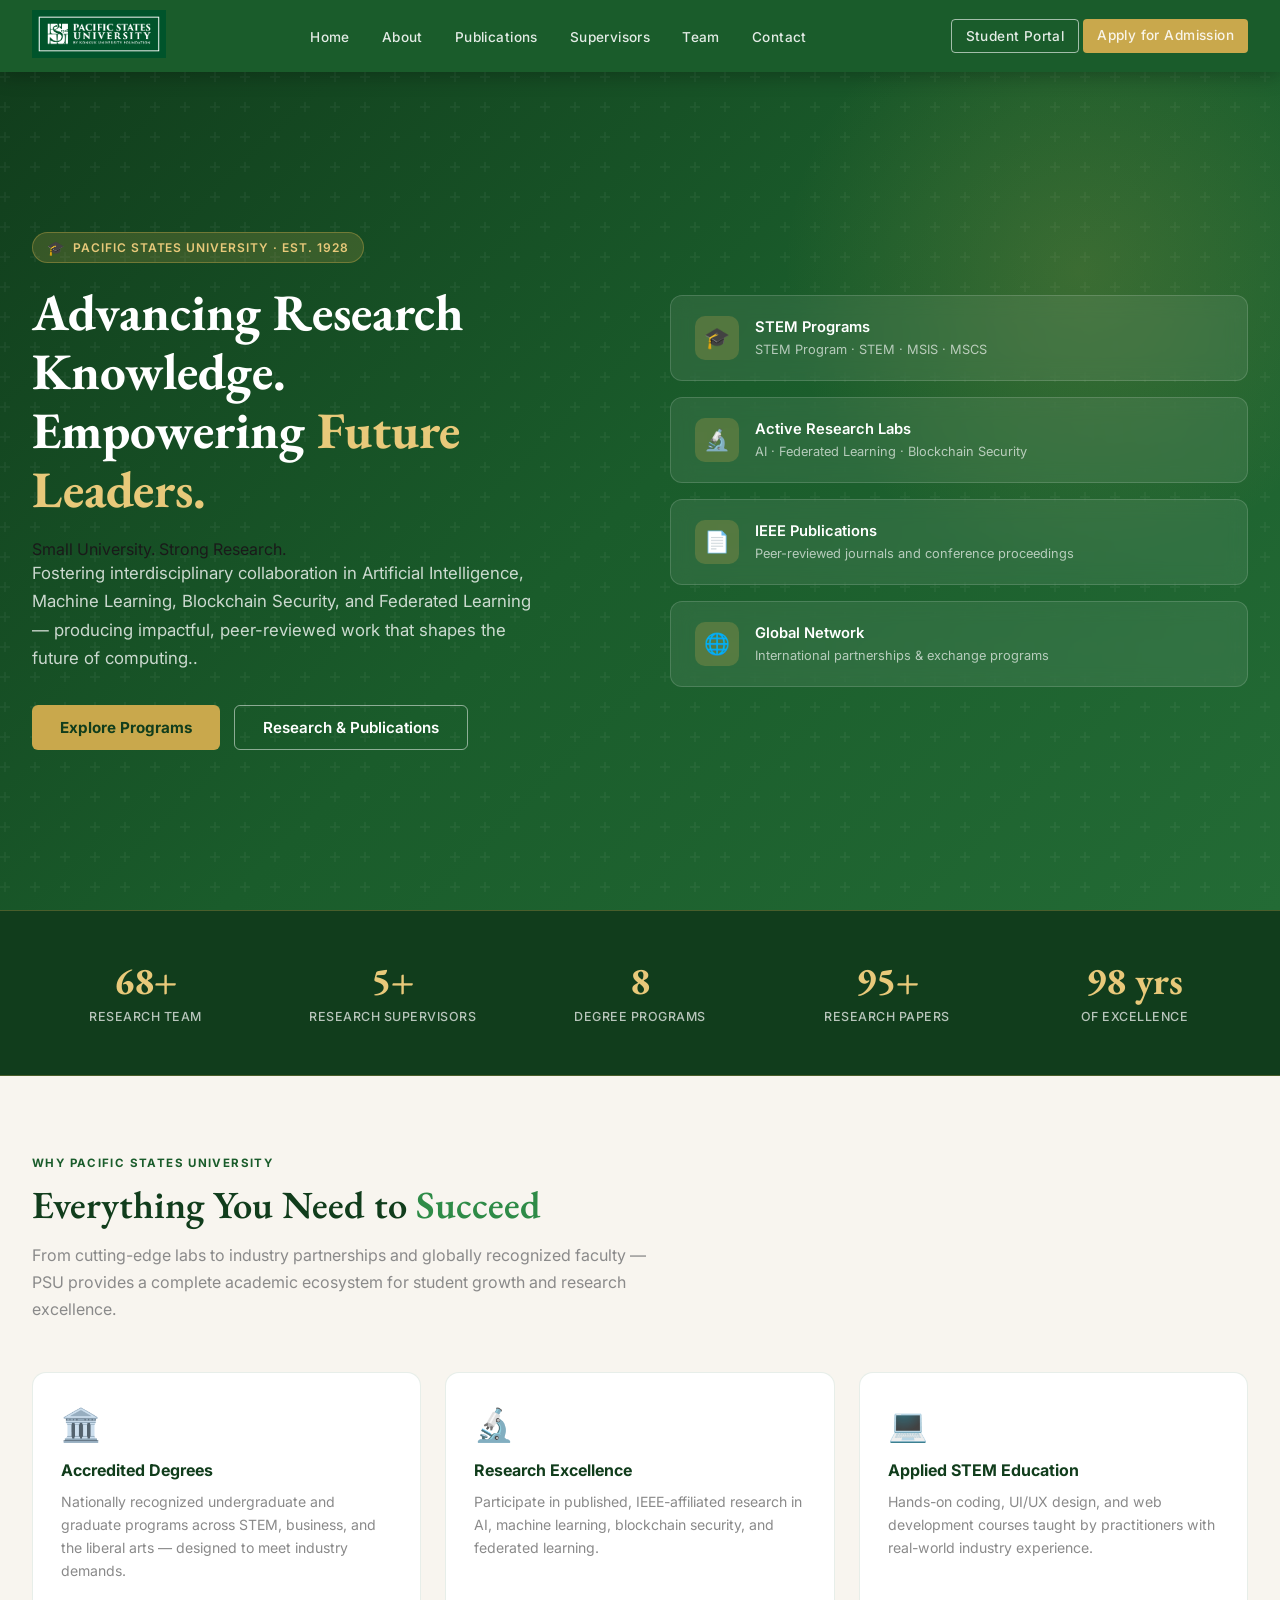
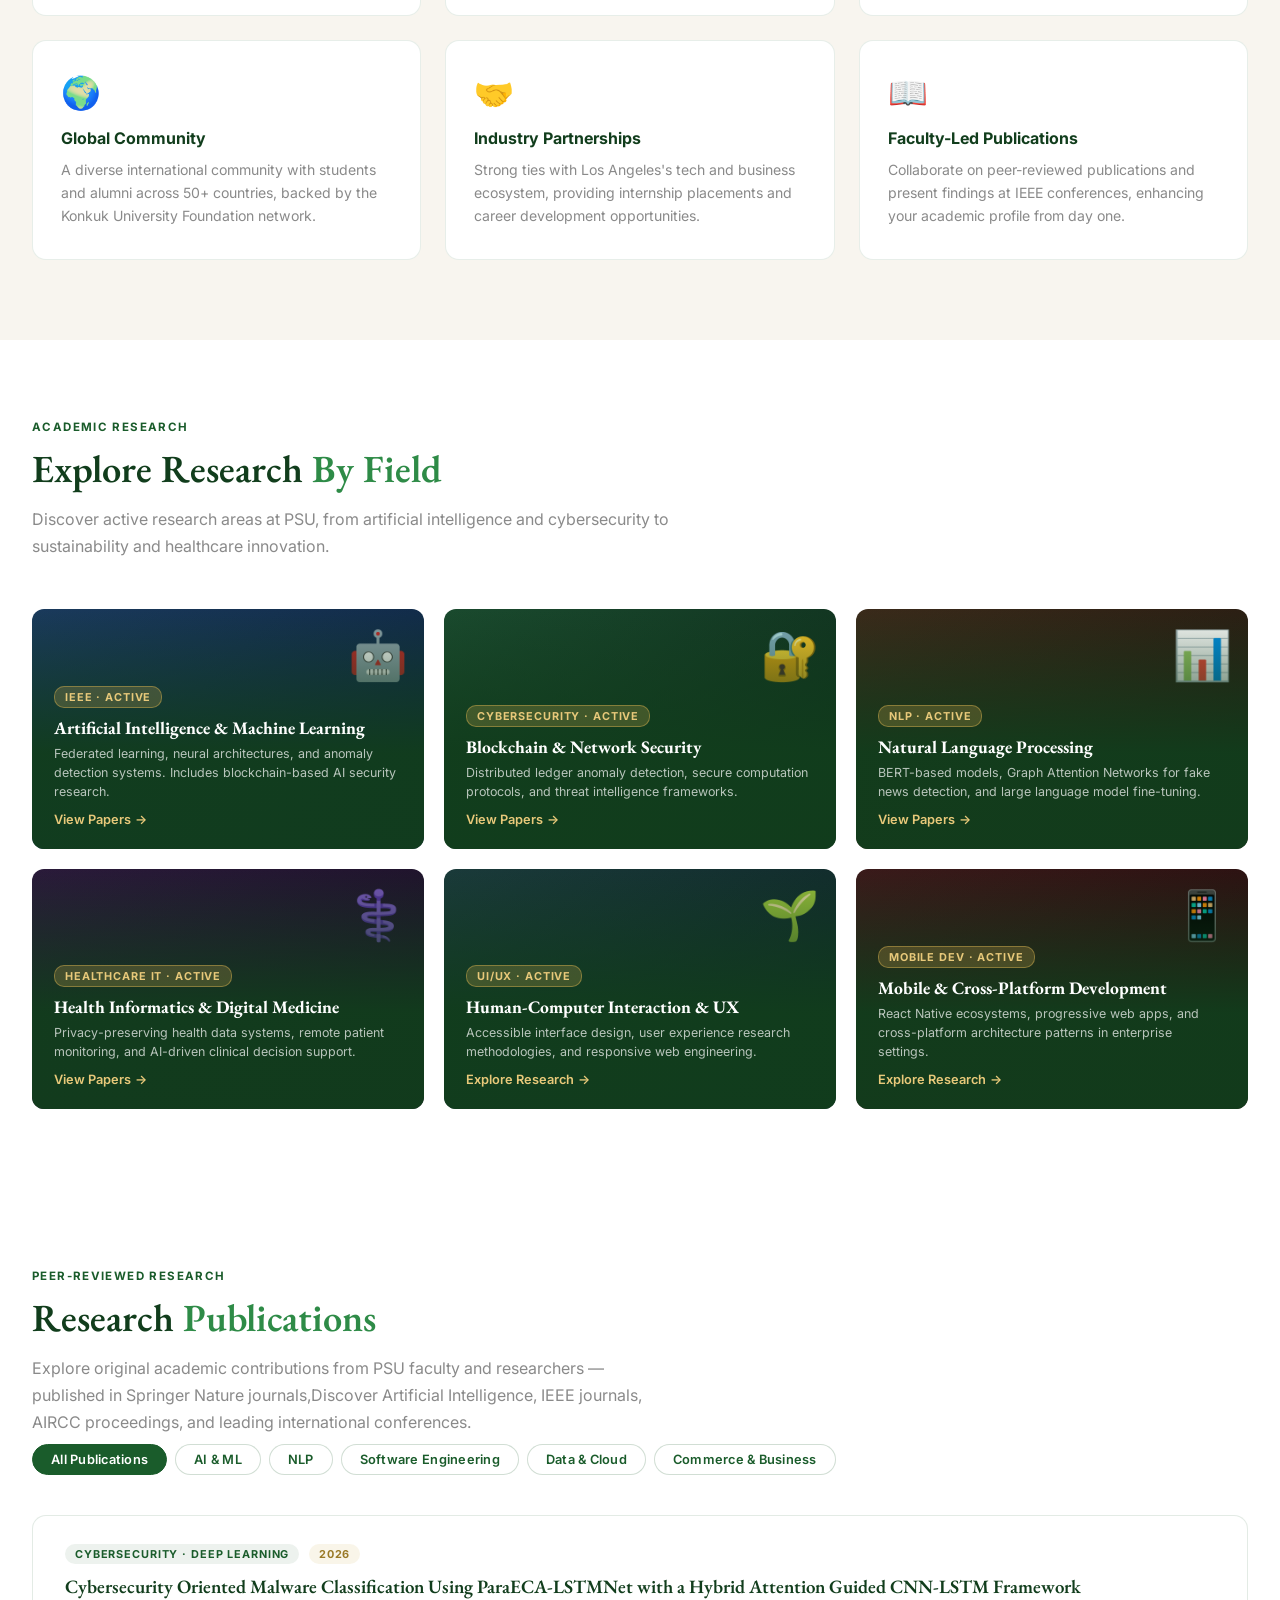
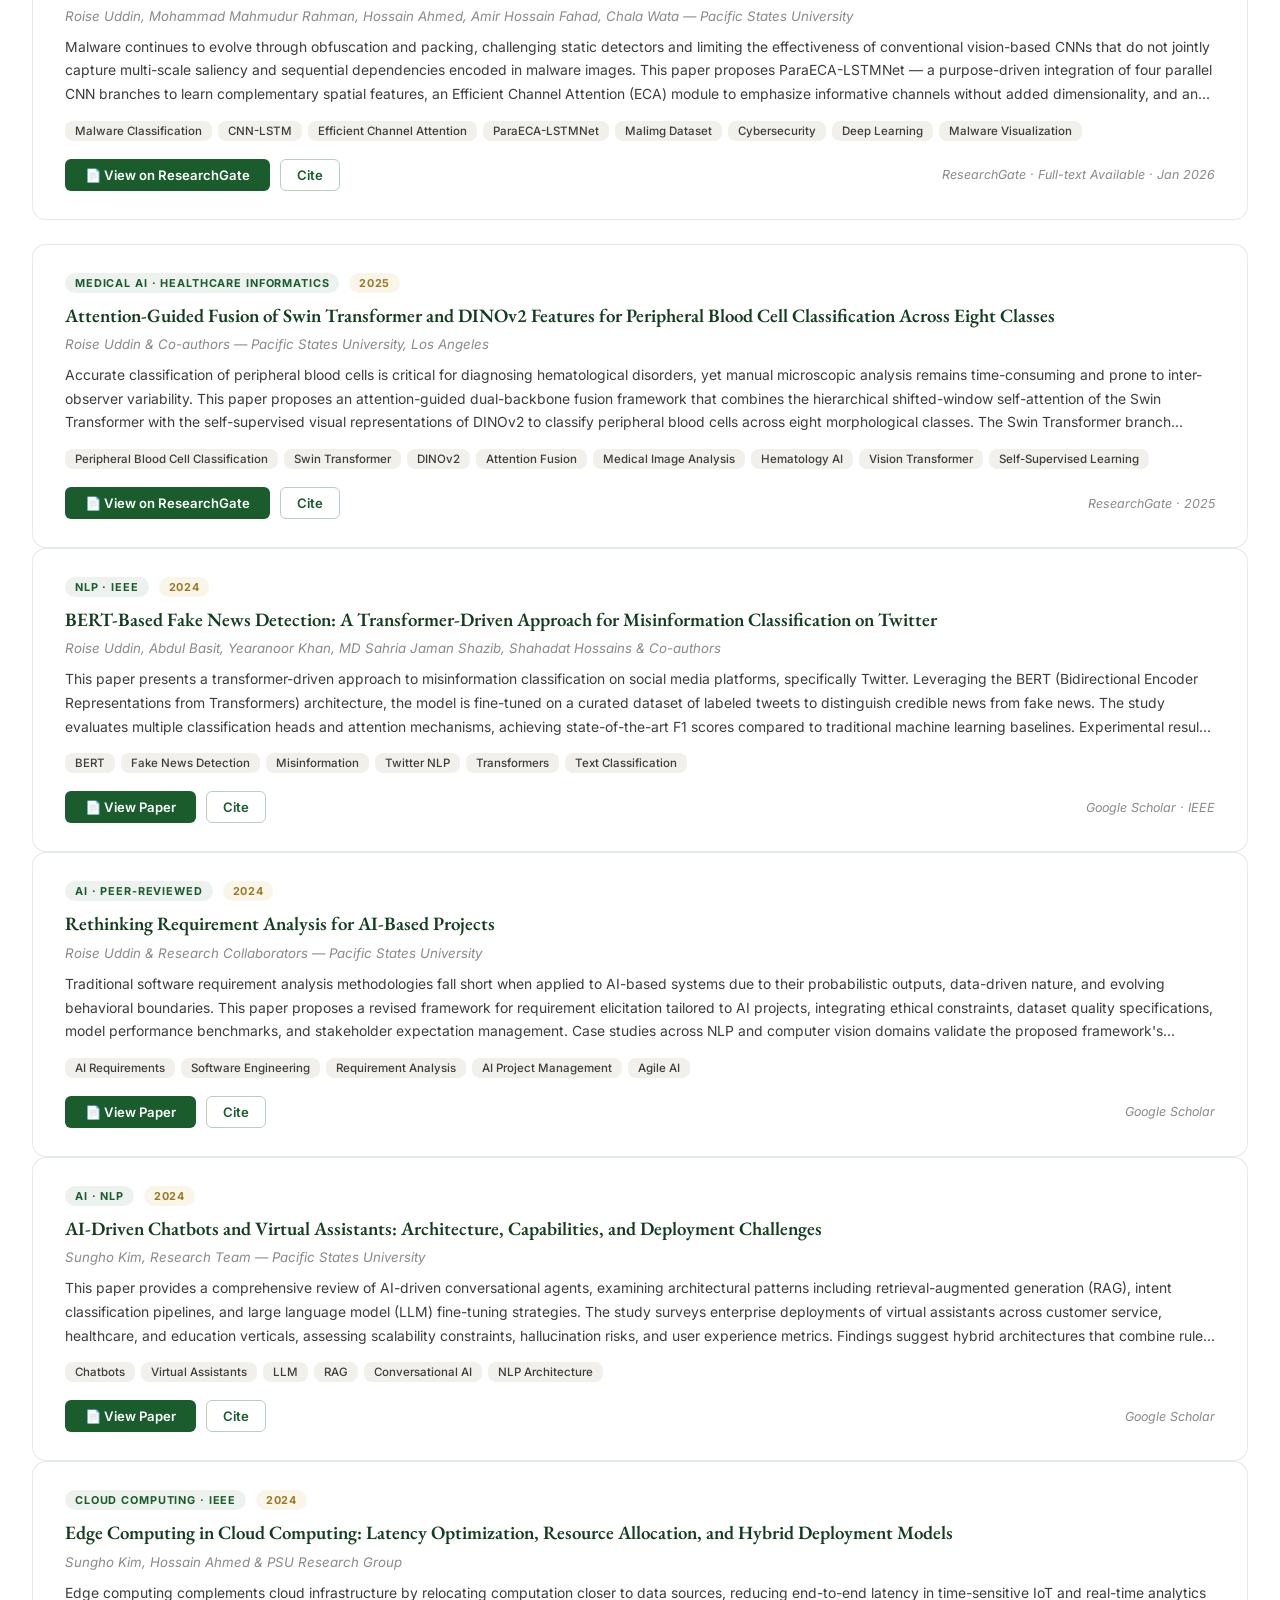
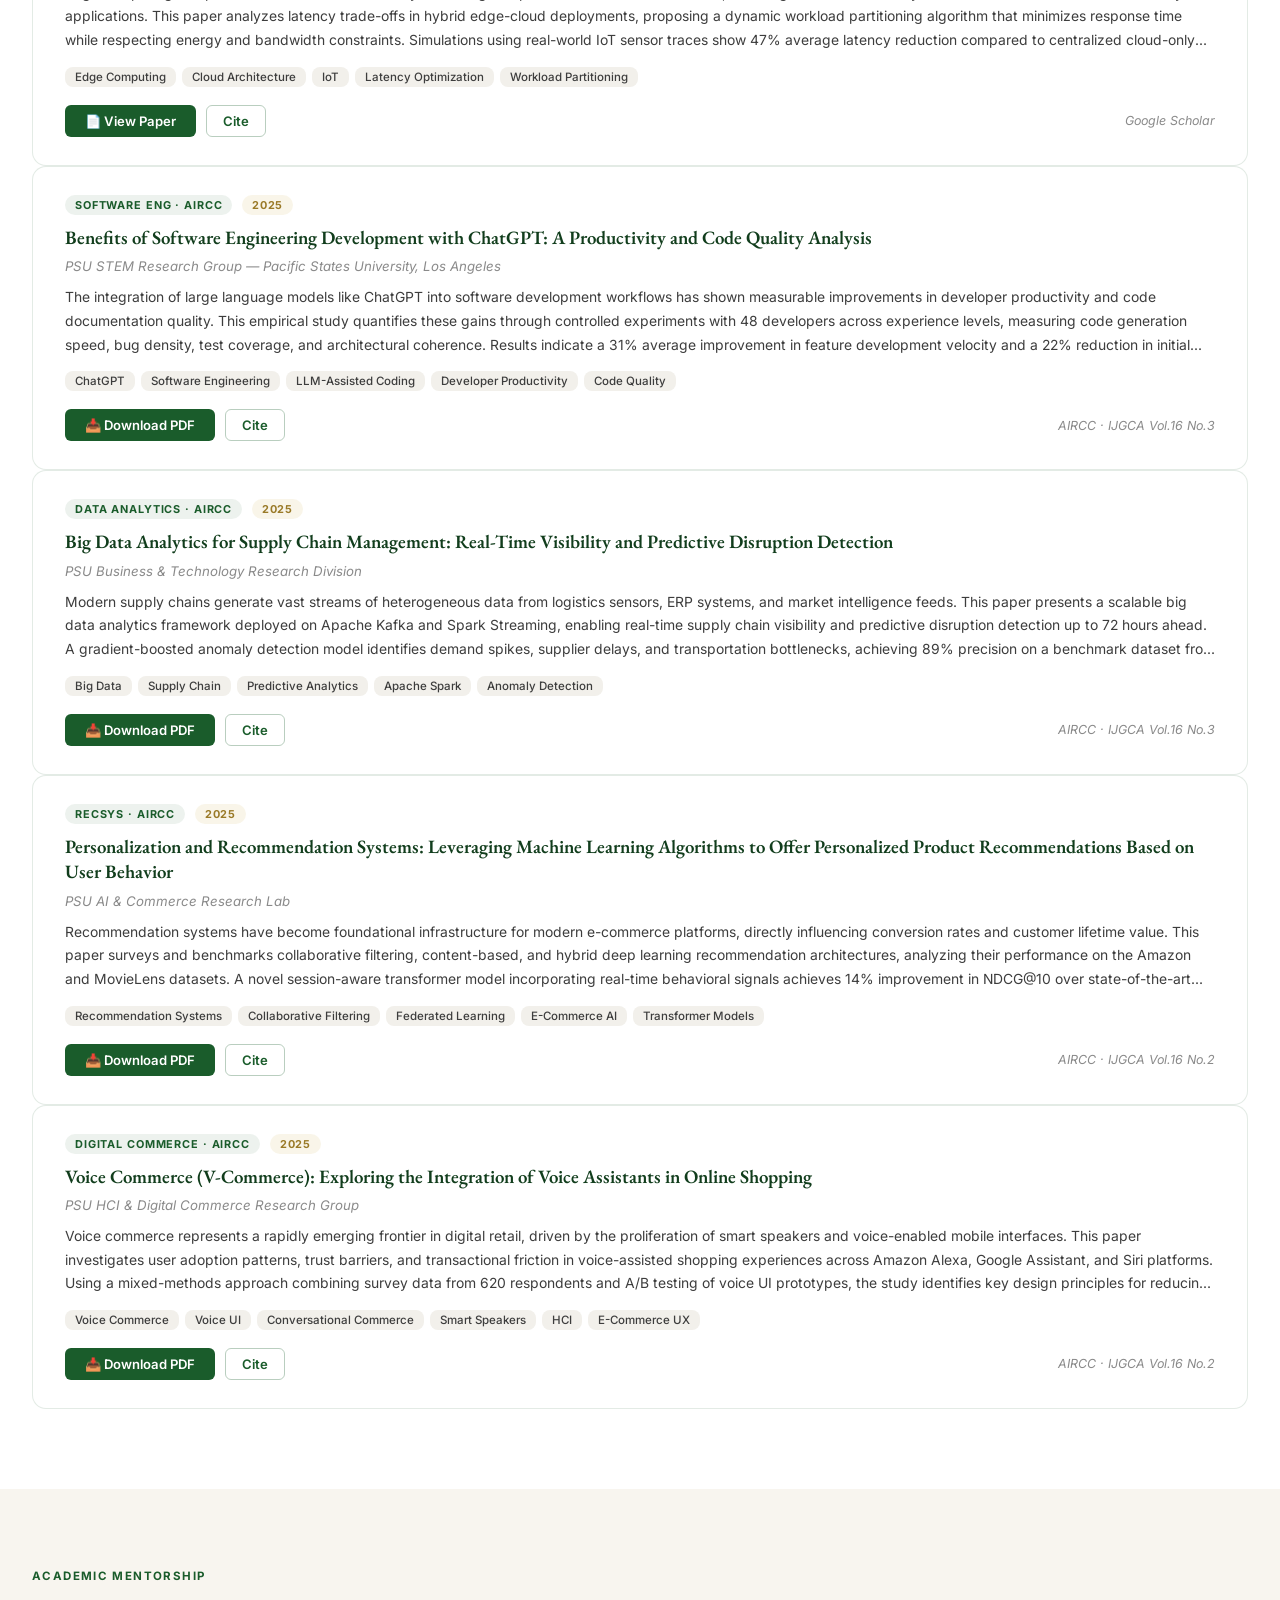
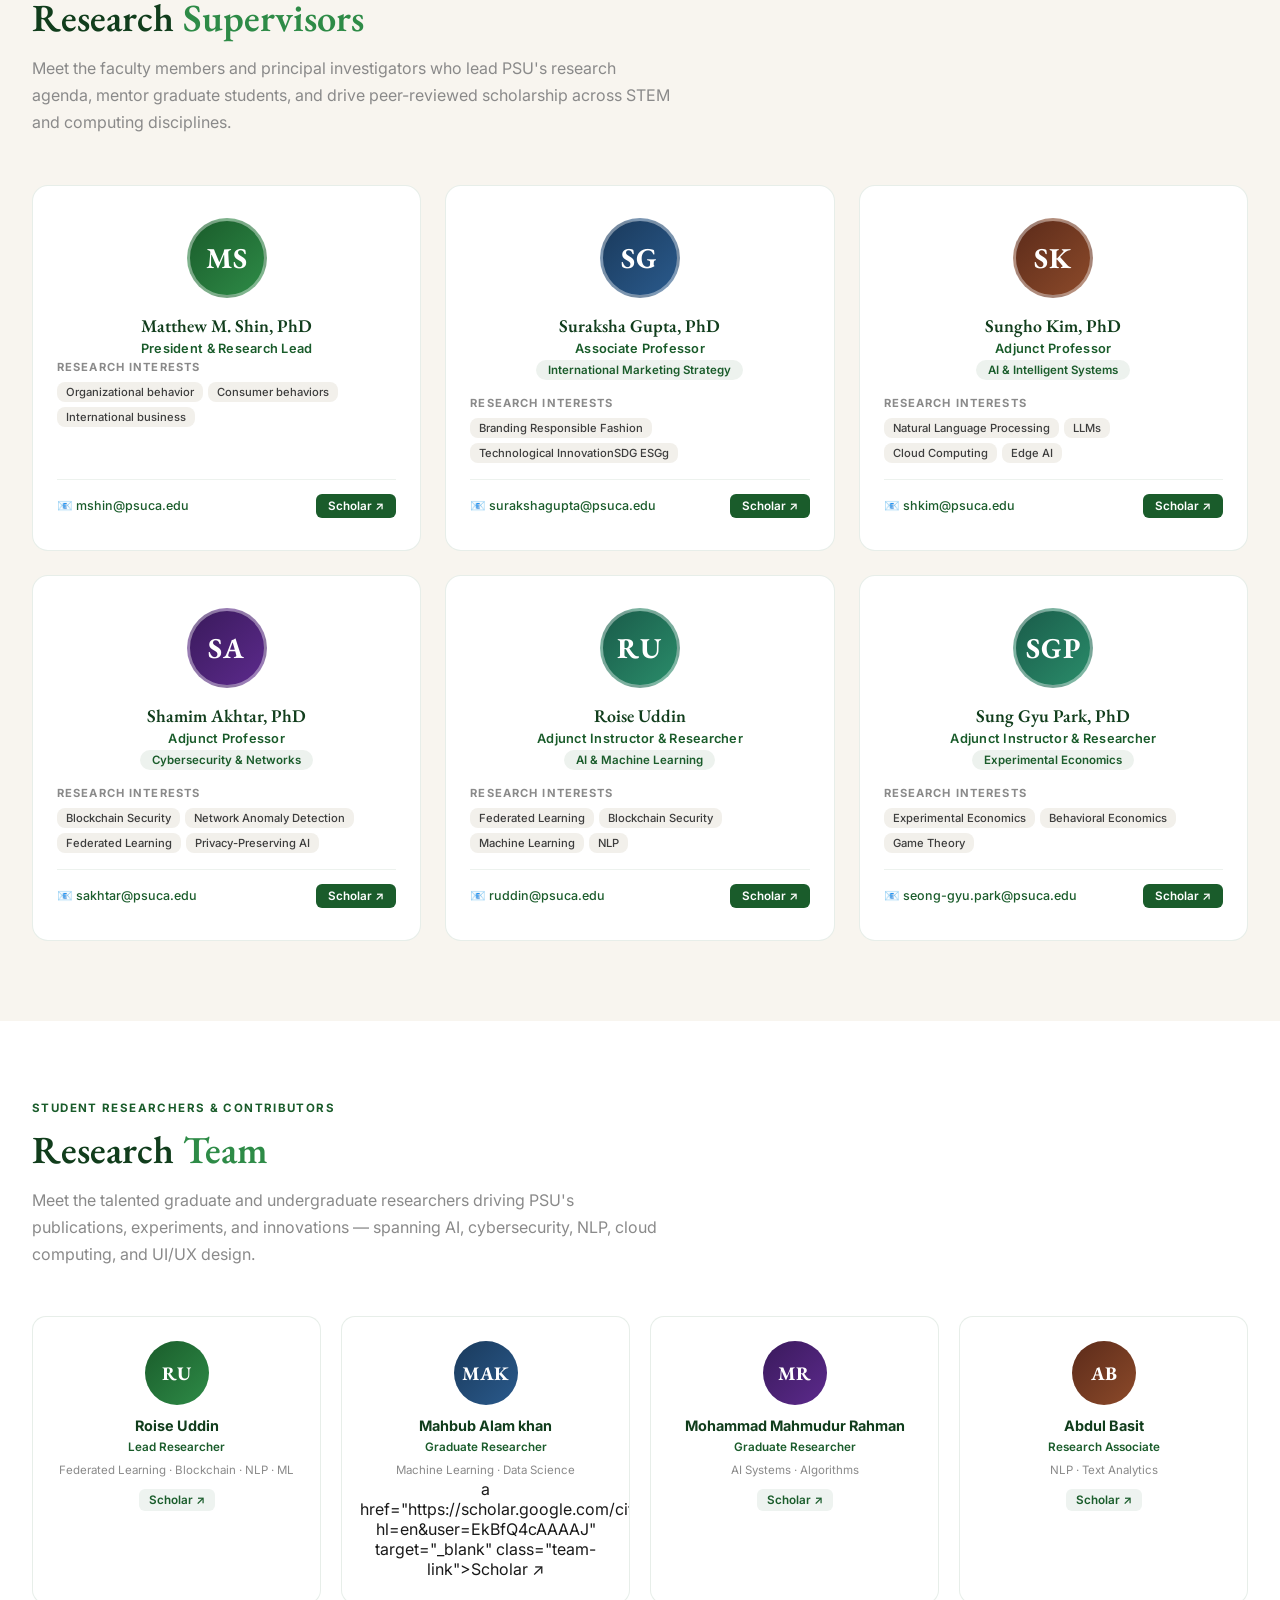
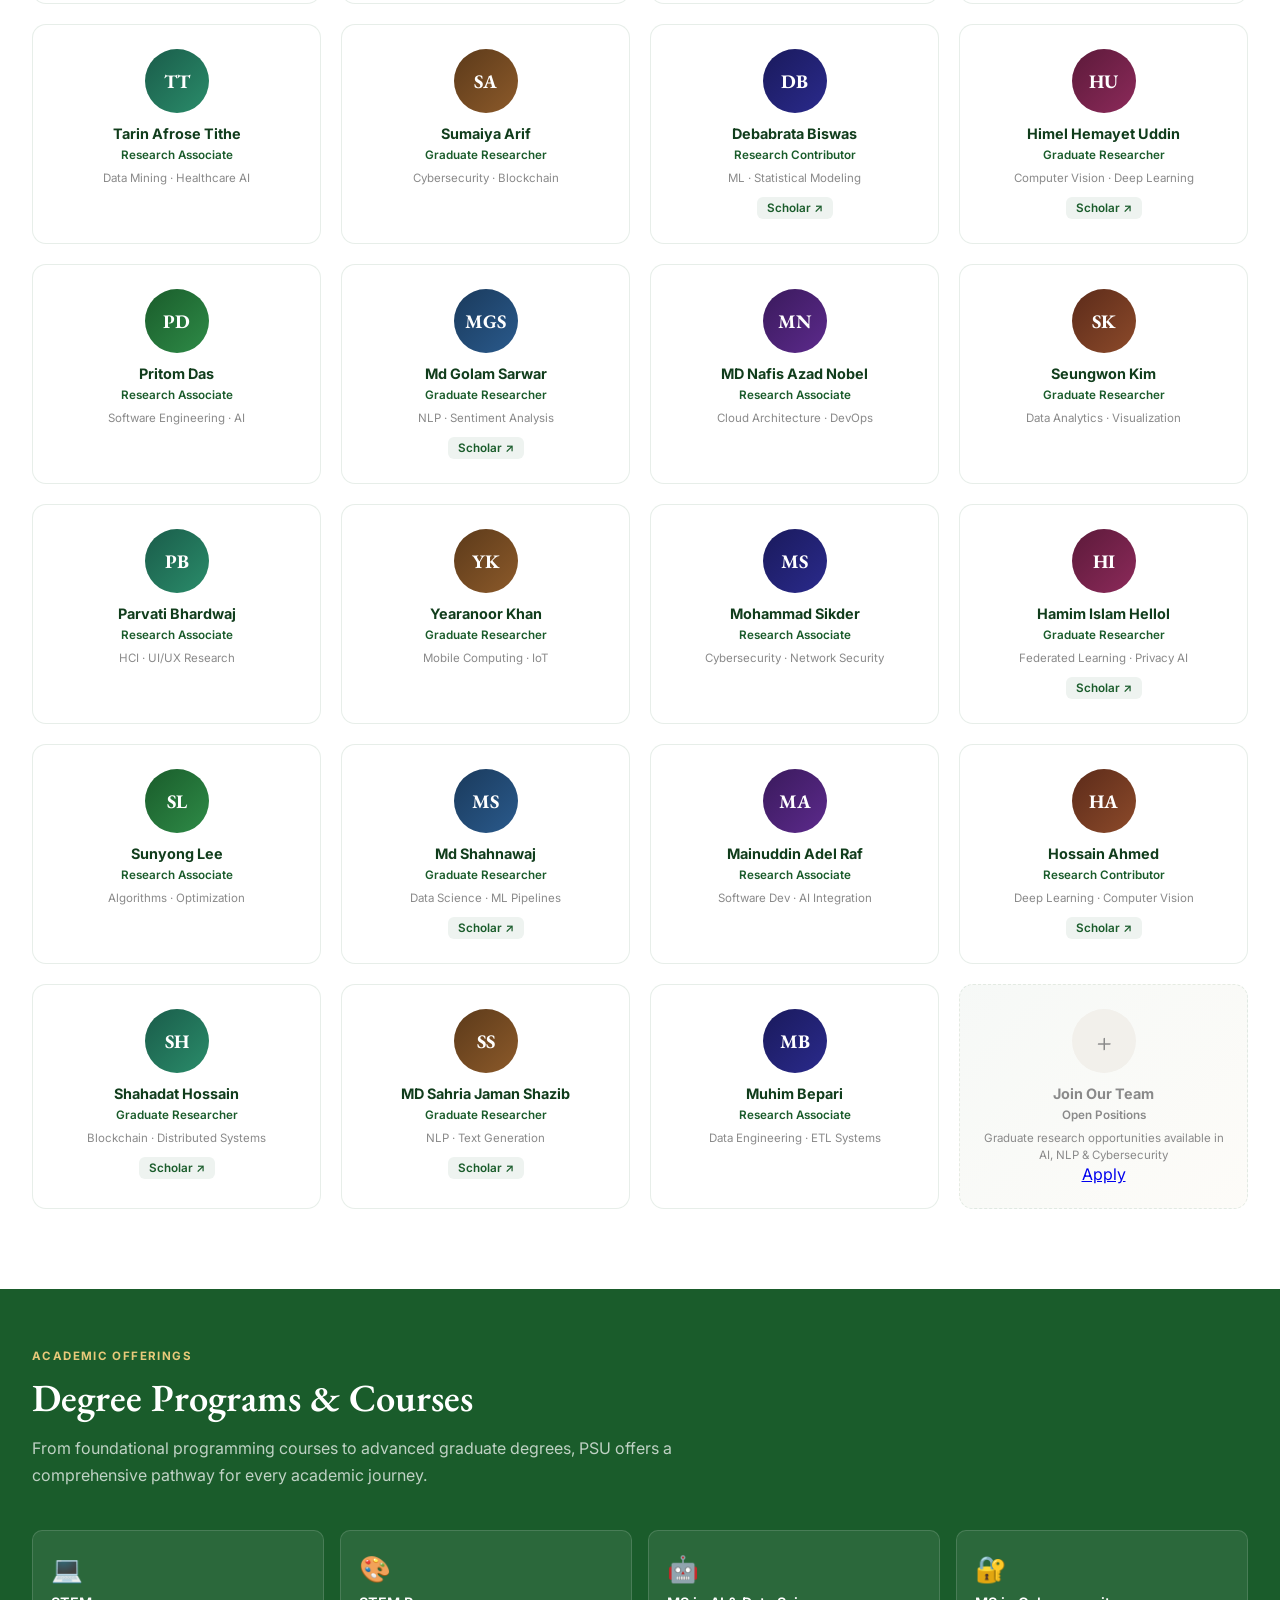
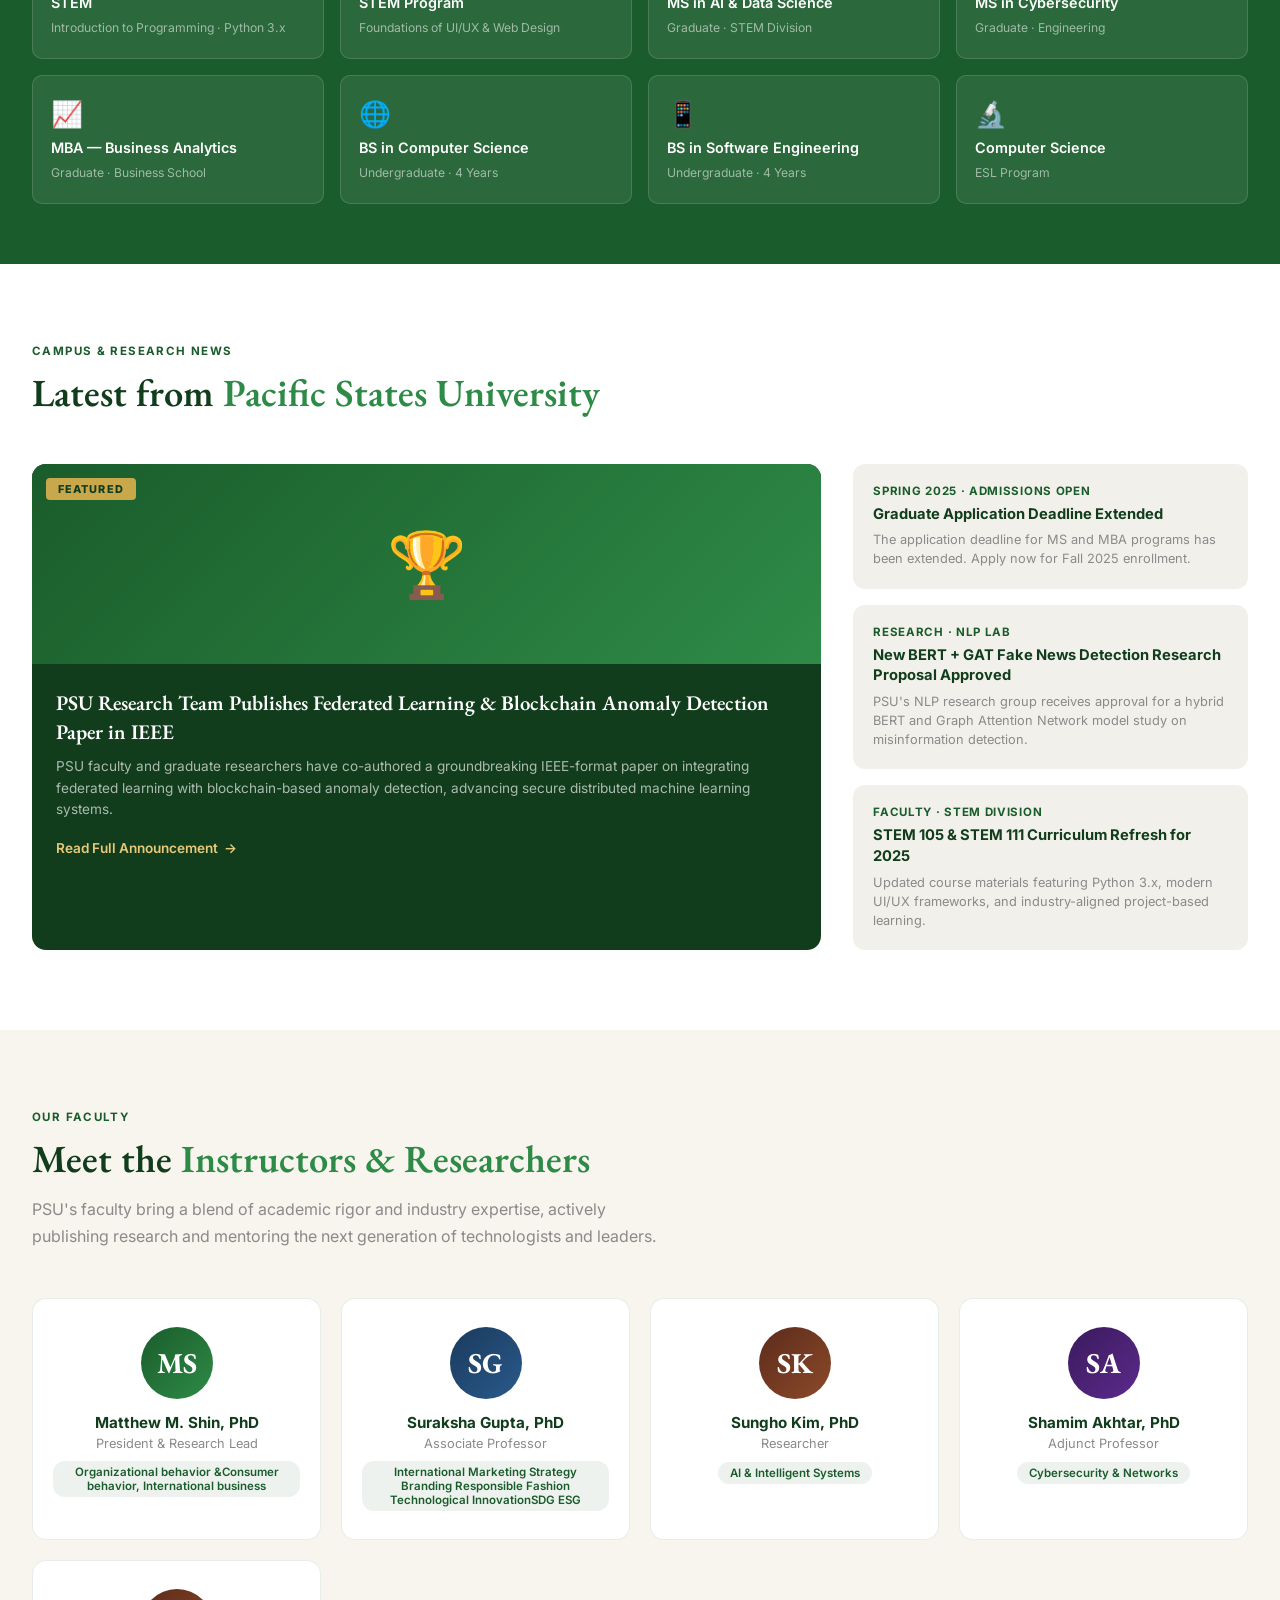
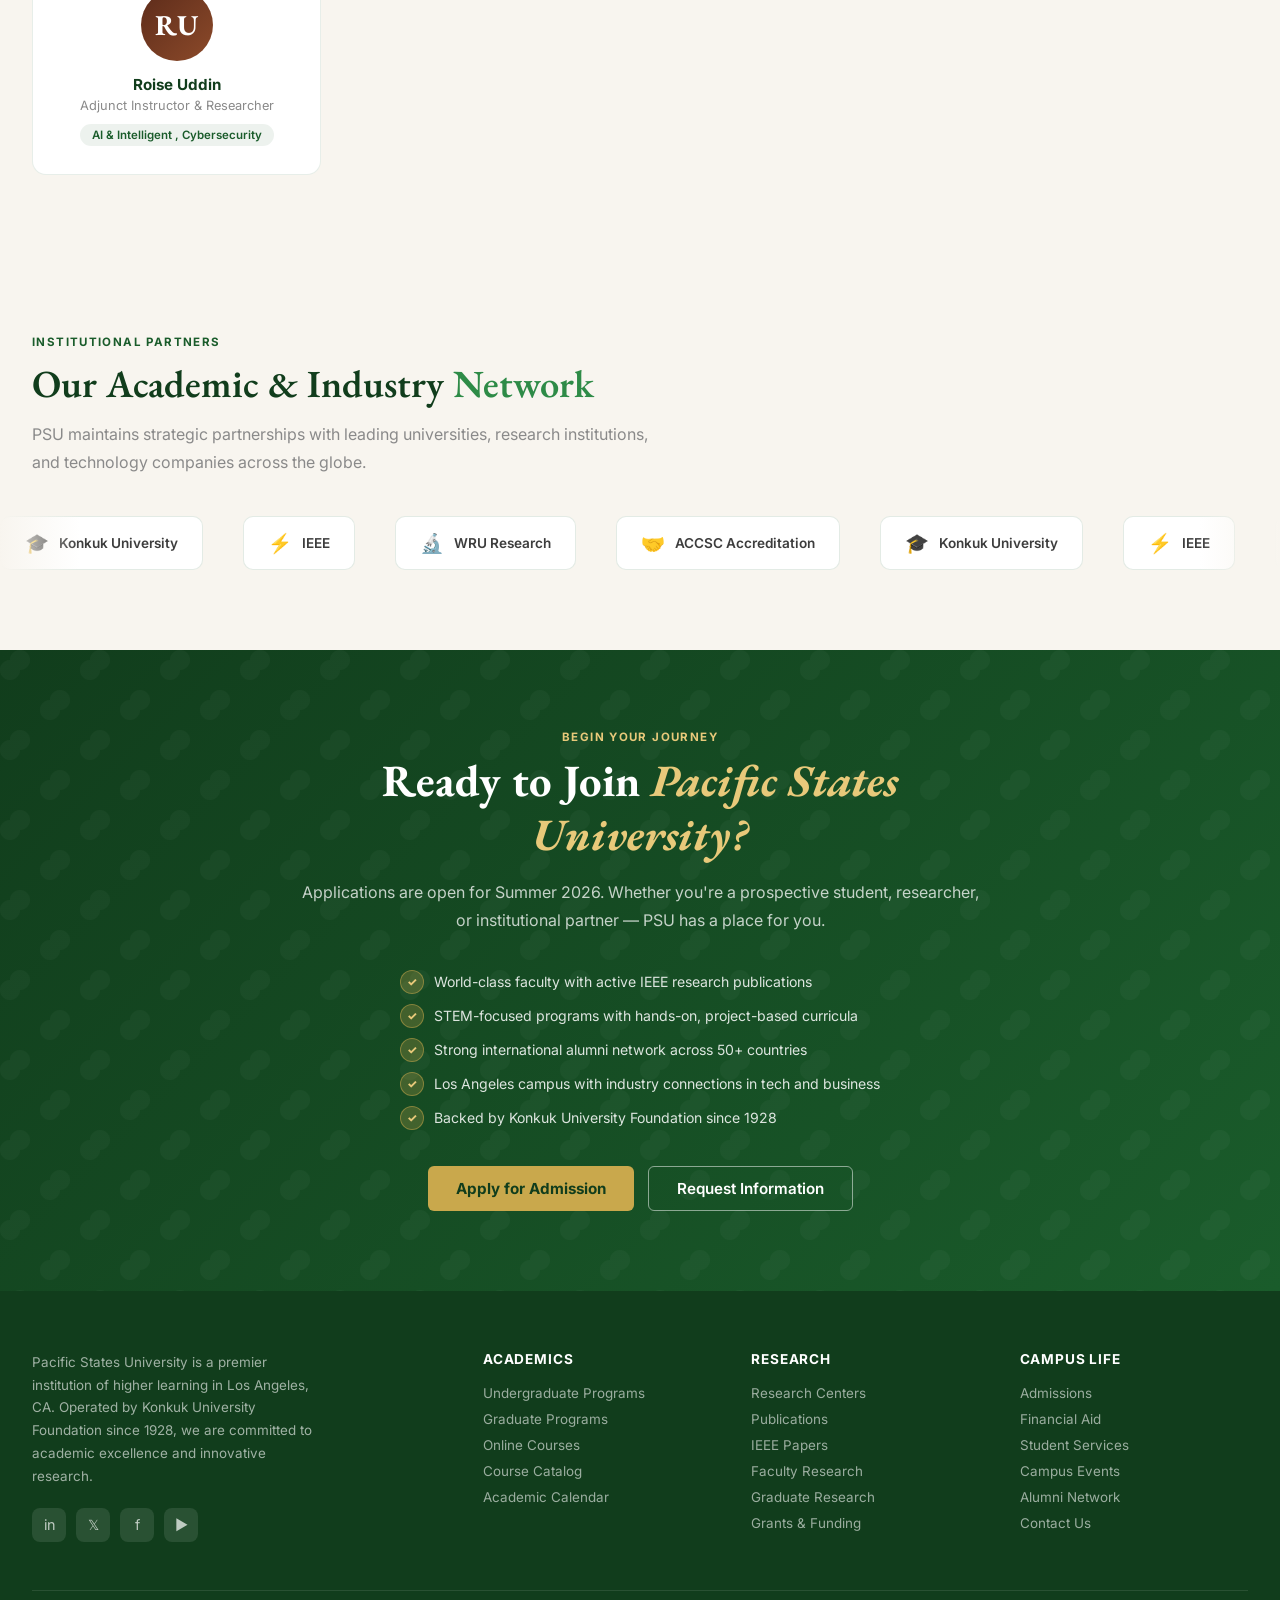
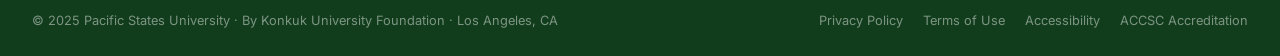
<file: index.html>
<!DOCTYPE html>
<html lang="en">
<head>
<meta charset="UTF-8">
<meta name="viewport" content="width=device-width, initial-scale=1.0">
<title>Pacific States University — Academic & Research Portal</title>
<link href="https://fonts.googleapis.com/css2?family=EB+Garamond:wght@400;500;600;700&family=Inter:wght@300;400;500;600;700&display=swap" rel="stylesheet">
<style>
  :root {
    --psu-green: #1a5c2b;
    --psu-green-dark: #113d1c;
    --psu-green-mid: #236b35;
    --psu-green-light: #2e8b47;
    --psu-gold: #c9a84c;
    --psu-gold-light: #e8c97a;
    --white: #ffffff;
    --cream: #f8f5ef;
    --gray-light: #f2f0eb;
    --gray: #8a8a8a;
    --text-dark: #1a1a1a;
    --text-mid: #3d3d3d;
  }

  * { margin: 0; padding: 0; box-sizing: border-box; }

  html { scroll-behavior: smooth; }

  body {
    font-family: 'Inter', sans-serif;
    color: var(--text-dark);
    background: var(--white);
    overflow-x: hidden;
  }

  /* ── TOP BAR ── */
  .top-bar {
    background: var(--psu-green-dark);
    color: #c5dac9;
    font-size: 0.75rem;
    letter-spacing: 0.04em;
    padding: 6px 0;
    text-align: center;
  }
  .top-bar span { margin: 0 20px; }
  .top-bar a { color: var(--psu-gold-light); text-decoration: none; }
  .top-bar a:hover { text-decoration: underline; }

  /* ── NAVBAR ── */
  nav {
    background: var(--psu-green);
    position: sticky;
    top: 0;
    z-index: 100;
    box-shadow: 0 2px 20px rgba(0,0,0,0.3);
  }
  .nav-inner {
    max-width: 1280px;
    margin: 0 auto;
    padding: 0 32px;
    display: flex;
    align-items: center;
    justify-content: space-between;
    height: 72px;
  }
  .nav-logo img {
    height: 48px;
    filter: brightness(1.05);
  }
  .nav-links {
    display: flex;
    gap: 4px;
    list-style: none;
  }
  .nav-links a {
    color: rgba(255,255,255,0.88);
    text-decoration: none;
    font-size: 0.85rem;
    font-weight: 500;
    letter-spacing: 0.03em;
    padding: 8px 14px;
    border-radius: 4px;
    transition: all 0.2s;
  }
  .nav-links a:hover {
    background: rgba(255,255,255,0.12);
    color: var(--white);
  }
  .nav-cta {
    display: flex;
    gap: 10px;
  }
  .btn-outline-white {
    border: 1.5px solid rgba(255,255,255,0.6);
    color: var(--white);
    background: transparent;
    padding: 8px 18px;
    border-radius: 4px;
    font-size: 0.82rem;
    font-weight: 600;
    cursor: pointer;
    text-decoration: none;
    transition: all 0.2s;
  }
  .btn-outline-white:hover { background: rgba(255,255,255,0.15); border-color: white; }
  .btn-gold {
    background: var(--psu-gold);
    color: var(--psu-green-dark);
    padding: 8px 20px;
    border-radius: 4px;
    font-size: 0.82rem;
    font-weight: 700;
    cursor: pointer;
    text-decoration: none;
    transition: all 0.2s;
    border: none;
  }
  .btn-gold:hover { background: var(--psu-gold-light); }

  /* ── HERO ── */
  .hero {
    background: linear-gradient(135deg, var(--psu-green-dark) 0%, var(--psu-green) 50%, var(--psu-green-mid) 100%);
    position: relative;
    overflow: hidden;
    min-height: 580px;
    display: flex;
    align-items: center;
  }
  .hero::before {
    content: '';
    position: absolute;
    inset: 0;
    background: url("data:image/svg+xml,%3Csvg width='60' height='60' viewBox='0 0 60 60' xmlns='http://www.w3.org/2000/svg'%3E%3Cg fill='none' fill-rule='evenodd'%3E%3Cg fill='%23ffffff' fill-opacity='0.04'%3E%3Cpath d='M36 34v-4h-2v4h-4v2h4v4h2v-4h4v-2h-4zm0-30V0h-2v4h-4v2h4v4h2V6h4V4h-4zM6 34v-4H4v4H0v2h4v4h2v-4h4v-2H6zM6 4V0H4v4H0v2h4v4h2V6h4V4H6z'/%3E%3C/g%3E%3C/g%3E%3C/svg%3E");
  }
  .hero-glow {
    position: absolute;
    width: 600px; height: 600px;
    border-radius: 50%;
    background: radial-gradient(circle, rgba(201,168,76,0.18) 0%, transparent 70%);
    right: -100px; top: -100px;
    pointer-events: none;
  }
  .hero-inner {
    max-width: 1280px;
    margin: 0 auto;
    padding: 80px 32px;
    position: relative;
    z-index: 2;
    display: grid;
    grid-template-columns: 1fr 1fr;
    gap: 60px;
    align-items: center;
  }
  .hero-badge {
    display: inline-flex;
    align-items: center;
    gap: 8px;
    background: rgba(201,168,76,0.2);
    border: 1px solid rgba(201,168,76,0.4);
    color: var(--psu-gold-light);
    padding: 6px 14px;
    border-radius: 20px;
    font-size: 0.75rem;
    font-weight: 600;
    letter-spacing: 0.08em;
    text-transform: uppercase;
    margin-bottom: 20px;
  }
  .hero-badge::before { content: '🎓'; font-size: 14px; }
  .hero h1 {
    font-family: 'EB Garamond', serif;
    font-size: clamp(2.2rem, 4vw, 3.2rem);
    font-weight: 700;
    color: var(--white);
    line-height: 1.15;
    margin-bottom: 20px;
  }
  .hero h1 em {
    font-style: normal;
    color: var(--psu-gold-light);
  }
  .hero p {
    color: rgba(255,255,255,0.78);
    font-size: 1.05rem;
    line-height: 1.7;
    margin-bottom: 32px;
    max-width: 500px;
  }
  .hero-buttons {
    display: flex;
    gap: 14px;
    flex-wrap: wrap;
  }
  .btn-primary {
    background: var(--psu-gold);
    color: var(--psu-green-dark);
    padding: 13px 28px;
    border-radius: 6px;
    font-size: 0.95rem;
    font-weight: 700;
    text-decoration: none;
    transition: all 0.2s;
    display: inline-block;
  }
  .btn-primary:hover { background: var(--psu-gold-light); transform: translateY(-1px); box-shadow: 0 4px 16px rgba(201,168,76,0.4); }
  .btn-secondary {
    border: 1.5px solid rgba(255,255,255,0.5);
    color: var(--white);
    background: transparent;
    padding: 12px 28px;
    border-radius: 6px;
    font-size: 0.95rem;
    font-weight: 600;
    text-decoration: none;
    transition: all 0.2s;
    display: inline-block;
  }
  .btn-secondary:hover { background: rgba(255,255,255,0.1); border-color: white; }

  .hero-visual {
    display: flex;
    flex-direction: column;
    gap: 16px;
  }
  .hero-card {
    background: rgba(255,255,255,0.08);
    border: 1px solid rgba(255,255,255,0.15);
    backdrop-filter: blur(10px);
    border-radius: 12px;
    padding: 20px 24px;
    display: flex;
    align-items: center;
    gap: 16px;
    transition: all 0.3s;
  }
  .hero-card:hover { background: rgba(255,255,255,0.12); transform: translateX(4px); }
  .hero-card-icon {
    width: 44px; height: 44px;
    border-radius: 10px;
    background: rgba(201,168,76,0.25);
    display: flex;
    align-items: center;
    justify-content: center;
    font-size: 1.3rem;
    flex-shrink: 0;
  }
  .hero-card-text strong {
    display: block;
    color: var(--white);
    font-size: 0.92rem;
    font-weight: 600;
    margin-bottom: 2px;
  }
  .hero-card-text span {
    color: rgba(255,255,255,0.65);
    font-size: 0.8rem;
  }

  /* ── STATS ── */
  .stats {
    background: var(--psu-green-dark);
    padding: 40px 0;
    border-top: 1px solid rgba(201,168,76,0.3);
    border-bottom: 1px solid rgba(201,168,76,0.3);
  }
  .stats-inner {
    max-width: 1280px;
    margin: 0 auto;
    padding: 0 32px;
    display: grid;
    grid-template-columns: repeat(5, 1fr);
    gap: 20px;
    text-align: center;
  }
  .stat-item { padding: 10px; }
  .stat-num {
    font-family: 'EB Garamond', serif;
    font-size: 2.4rem;
    font-weight: 700;
    color: var(--psu-gold-light);
    display: block;
    line-height: 1;
    margin-bottom: 6px;
  }
  .stat-label {
    color: rgba(255,255,255,0.7);
    font-size: 0.78rem;
    font-weight: 500;
    letter-spacing: 0.04em;
    text-transform: uppercase;
  }
  .stat-divider {
    width: 1px;
    background: rgba(255,255,255,0.12);
    align-self: stretch;
    margin: auto 0;
  }

  /* ── SECTIONS GENERAL ── */
  section { padding: 80px 0; }
  .section-inner { max-width: 1280px; margin: 0 auto; padding: 0 32px; }
  .section-label {
    font-size: 0.72rem;
    font-weight: 700;
    letter-spacing: 0.12em;
    text-transform: uppercase;
    color: var(--psu-green);
    margin-bottom: 10px;
    display: block;
  }
  .section-title {
    font-family: 'EB Garamond', serif;
    font-size: clamp(1.8rem, 3vw, 2.4rem);
    font-weight: 600;
    color: var(--psu-green-dark);
    line-height: 1.25;
    margin-bottom: 14px;
  }
  .section-title em {
    font-style: normal;
    color: var(--psu-green-light);
  }
  .section-sub {
    color: var(--gray);
    font-size: 1rem;
    line-height: 1.7;
    max-width: 640px;
  }

  /* ── WHY FEATURES ── */
  .features-bg { background: var(--cream); }
  .features-grid {
    display: grid;
    grid-template-columns: repeat(3, 1fr);
    gap: 24px;
    margin-top: 48px;
  }
  .feature-card {
    background: var(--white);
    border: 1px solid rgba(26,92,43,0.1);
    border-radius: 14px;
    padding: 32px 28px;
    transition: all 0.3s;
    position: relative;
    overflow: hidden;
  }
  .feature-card::before {
    content: '';
    position: absolute;
    top: 0; left: 0; right: 0;
    height: 3px;
    background: linear-gradient(90deg, var(--psu-green), var(--psu-gold));
    opacity: 0;
    transition: opacity 0.3s;
  }
  .feature-card:hover { transform: translateY(-4px); box-shadow: 0 12px 32px rgba(26,92,43,0.12); }
  .feature-card:hover::before { opacity: 1; }
  .feature-icon {
    font-size: 2rem;
    margin-bottom: 16px;
    display: block;
  }
  .feature-title {
    font-weight: 700;
    font-size: 1rem;
    color: var(--psu-green-dark);
    margin-bottom: 10px;
  }
  .feature-desc {
    color: var(--gray);
    font-size: 0.88rem;
    line-height: 1.65;
  }

  /* ── RESEARCH FIELDS ── */
  .research-grid {
    display: grid;
    grid-template-columns: repeat(3, 1fr);
    gap: 20px;
    margin-top: 48px;
  }
  .research-card {
    border-radius: 12px;
    overflow: hidden;
    position: relative;
    height: 240px;
    cursor: pointer;
    transition: all 0.3s;
  }
  .research-card:hover { transform: scale(1.02); box-shadow: 0 12px 40px rgba(0,0,0,0.2); }
  .research-card-bg {
    position: absolute;
    inset: 0;
    display: flex;
    align-items: flex-start;
    justify-content: flex-end;
    padding: 16px;
    font-size: 3rem;
  }
  .research-card-overlay {
    position: absolute;
    inset: 0;
    background: linear-gradient(to top, rgba(17,61,28,0.95) 40%, transparent 100%);
    display: flex;
    flex-direction: column;
    justify-content: flex-end;
    padding: 22px;
  }
  .research-badge {
    background: rgba(201,168,76,0.25);
    border: 1px solid rgba(201,168,76,0.5);
    color: var(--psu-gold-light);
    font-size: 0.68rem;
    font-weight: 700;
    letter-spacing: 0.08em;
    text-transform: uppercase;
    padding: 3px 10px;
    border-radius: 10px;
    margin-bottom: 8px;
    display: inline-block;
    width: fit-content;
  }
  .research-title {
    color: var(--white);
    font-weight: 700;
    font-size: 1rem;
    margin-bottom: 6px;
    font-family: 'EB Garamond', serif;
    font-size: 1.1rem;
  }
  .research-desc {
    color: rgba(255,255,255,0.7);
    font-size: 0.78rem;
    line-height: 1.5;
  }
  .research-link {
    color: var(--psu-gold-light);
    font-size: 0.8rem;
    font-weight: 600;
    margin-top: 10px;
    display: inline-flex;
    align-items: center;
    gap: 4px;
    text-decoration: none;
  }
  .research-link::after { content: '→'; transition: transform 0.2s; }
  .research-card:hover .research-link::after { transform: translateX(4px); }

  /* card backgrounds */
  .rc-ai { background: linear-gradient(135deg, #1a3a5c 0%, #0d2340 100%); }
  .rc-stem { background: linear-gradient(135deg, #1a4a2e 0%, #0d2a1a 100%); }
  .rc-biz { background: linear-gradient(135deg, #3a2a1a 0%, #231810 100%); }
  .rc-health { background: linear-gradient(135deg, #2a1a3a 0%, #1a1025 100%); }
  .rc-env { background: linear-gradient(135deg, #1a3a3a 0%, #0d2525 100%); }
  .rc-social { background: linear-gradient(135deg, #3a1a1a 0%, #250d0d 100%); }

  /* ── PROGRAMS STRIP ── */
  .programs-strip { background: var(--psu-green); padding: 60px 0; }
  .programs-strip .section-label { color: var(--psu-gold-light); }
  .programs-strip .section-title { color: var(--white); }
  .programs-strip .section-sub { color: rgba(255,255,255,0.72); }
  .programs-list {
    display: grid;
    grid-template-columns: repeat(4, 1fr);
    gap: 16px;
    margin-top: 40px;
  }
  .program-item {
    background: rgba(255,255,255,0.08);
    border: 1px solid rgba(255,255,255,0.14);
    border-radius: 10px;
    padding: 22px 18px;
    transition: all 0.25s;
    cursor: pointer;
    text-decoration: none;
    display: block;
  }
  .program-item:hover { background: rgba(255,255,255,0.14); transform: translateY(-2px); }
  .program-item-icon { font-size: 1.6rem; margin-bottom: 10px; display: block; }
  .program-item-name {
    color: var(--white);
    font-weight: 600;
    font-size: 0.9rem;
    margin-bottom: 5px;
    display: block;
  }
  .program-item-dept {
    color: rgba(255,255,255,0.55);
    font-size: 0.76rem;
  }

  /* ── ANNOUNCEMENTS ── */
  .announcements-grid {
    display: grid;
    grid-template-columns: 2fr 1fr;
    gap: 32px;
    margin-top: 48px;
  }
  .announcement-main {
    border-radius: 14px;
    overflow: hidden;
    background: var(--psu-green-dark);
    position: relative;
  }
  .announcement-main-img {
    height: 200px;
    background: linear-gradient(135deg, #1a5c2b 0%, #2e8b47 100%);
    display: flex;
    align-items: center;
    justify-content: center;
    font-size: 4rem;
    position: relative;
  }
  .announcement-tag {
    position: absolute;
    top: 14px; left: 14px;
    background: var(--psu-gold);
    color: var(--psu-green-dark);
    font-size: 0.68rem;
    font-weight: 800;
    letter-spacing: 0.1em;
    text-transform: uppercase;
    padding: 4px 12px;
    border-radius: 4px;
  }
  .announcement-body { padding: 24px; }
  .announcement-body h3 {
    font-family: 'EB Garamond', serif;
    font-size: 1.3rem;
    font-weight: 600;
    color: var(--white);
    margin-bottom: 10px;
    line-height: 1.4;
  }
  .announcement-body p {
    color: rgba(255,255,255,0.65);
    font-size: 0.85rem;
    line-height: 1.6;
    margin-bottom: 16px;
  }
  .announcement-link {
    color: var(--psu-gold-light);
    font-size: 0.85rem;
    font-weight: 600;
    text-decoration: none;
    display: inline-flex;
    align-items: center;
    gap: 6px;
  }
  .announcement-link::after { content: '→'; }
  .announcements-side { display: flex; flex-direction: column; gap: 16px; }
  .side-card {
    background: var(--gray-light);
    border-radius: 12px;
    padding: 20px;
    transition: all 0.25s;
    cursor: pointer;
  }
  .side-card:hover { background: rgba(26,92,43,0.08); transform: translateX(4px); }
  .side-card-date {
    color: var(--psu-green);
    font-size: 0.72rem;
    font-weight: 700;
    letter-spacing: 0.06em;
    text-transform: uppercase;
    margin-bottom: 6px;
  }
  .side-card h4 {
    font-weight: 700;
    font-size: 0.92rem;
    color: var(--psu-green-dark);
    margin-bottom: 6px;
    line-height: 1.4;
  }
  .side-card p {
    color: var(--gray);
    font-size: 0.8rem;
    line-height: 1.5;
  }

  /* ── PARTNERS ── */
  .partners-bg { background: var(--cream); }
  .partners-track-wrapper {
    overflow: hidden;
    margin-top: 40px;
    position: relative;
  }
  .partners-track-wrapper::before,
  .partners-track-wrapper::after {
    content: '';
    position: absolute;
    top: 0; bottom: 0;
    width: 80px;
    z-index: 2;
    pointer-events: none;
  }
  .partners-track-wrapper::before { left: 0; background: linear-gradient(to right, var(--cream), transparent); }
  .partners-track-wrapper::after { right: 0; background: linear-gradient(to left, var(--cream), transparent); }
  .partners-track {
    display: flex;
    gap: 40px;
    animation: scroll-partners 30s linear infinite;
    width: max-content;
  }
  @keyframes scroll-partners {
    0% { transform: translateX(0); }
    100% { transform: translateX(-50%); }
  }
  .partner-badge {
    background: var(--white);
    border: 1px solid rgba(26,92,43,0.12);
    border-radius: 10px;
    padding: 14px 24px;
    display: flex;
    align-items: center;
    gap: 10px;
    white-space: nowrap;
    flex-shrink: 0;
    color: var(--text-mid);
    font-size: 0.85rem;
    font-weight: 600;
  }
  .partner-badge span { font-size: 1.2rem; }

  /* ── FACULTY SPOTLIGHT ── */
  .faculty-grid {
    display: grid;
    grid-template-columns: repeat(4, 1fr);
    gap: 20px;
    margin-top: 48px;
  }
  .faculty-card {
    background: var(--white);
    border: 1px solid rgba(26,92,43,0.1);
    border-radius: 14px;
    padding: 28px 20px;
    text-align: center;
    transition: all 0.3s;
  }
  .faculty-card:hover { transform: translateY(-4px); box-shadow: 0 12px 32px rgba(26,92,43,0.1); }
  .faculty-avatar {
    width: 72px; height: 72px;
    border-radius: 50%;
    margin: 0 auto 14px;
    display: flex;
    align-items: center;
    justify-content: center;
    font-size: 1.8rem;
    font-weight: 700;
    color: var(--white);
    font-family: 'EB Garamond', serif;
  }
  .fa-1 { background: linear-gradient(135deg, #1a5c2b, #2e8b47); }
  .fa-2 { background: linear-gradient(135deg, #1a3a5c, #2a5a8c); }
  .fa-3 { background: linear-gradient(135deg, #5c2b1a, #8c4a2a); }
  .fa-4 { background: linear-gradient(135deg, #3a1a5c, #5c2a8c); }
  .faculty-name {
    font-weight: 700;
    font-size: 0.95rem;
    color: var(--psu-green-dark);
    margin-bottom: 4px;
  }
  .faculty-role {
    color: var(--gray);
    font-size: 0.8rem;
    margin-bottom: 10px;
  }
  .faculty-dept {
    background: rgba(26,92,43,0.08);
    color: var(--psu-green);
    font-size: 0.72rem;
    font-weight: 600;
    padding: 4px 12px;
    border-radius: 12px;
    display: inline-block;
  }

  /* ── JOIN CTA ── */
  .join-cta {
    background: linear-gradient(135deg, var(--psu-green-dark), var(--psu-green));
    padding: 80px 0;
    position: relative;
    overflow: hidden;
    text-align: center;
  }
  .join-cta::before {
    content: '';
    position: absolute;
    inset: 0;
    background: url("data:image/svg+xml,%3Csvg width='80' height='80' viewBox='0 0 80 80' xmlns='http://www.w3.org/2000/svg'%3E%3Cg fill='none' fill-rule='evenodd'%3E%3Cg fill='%23ffffff' fill-opacity='0.03'%3E%3Cpath d='M50 50c0-5.523 4.477-10 10-10s10 4.477 10 10-4.477 10-10 10c0 5.523-4.477 10-10 10s-10-4.477-10-10 4.477-10 10-10zM10 10c0-5.523 4.477-10 10-10s10 4.477 10 10-4.477 10-10 10c0 5.523-4.477 10-10 10S0 25.523 0 20s4.477-10 10-10z' /%3E%3C/g%3E%3C/g%3E%3C/svg%3E");
  }
  .join-cta-inner { position: relative; z-index: 2; max-width: 760px; margin: 0 auto; padding: 0 32px; }
  .join-cta h2 {
    font-family: 'EB Garamond', serif;
    font-size: clamp(1.9rem, 3.5vw, 2.8rem);
    font-weight: 700;
    color: var(--white);
    line-height: 1.2;
    margin-bottom: 18px;
  }
  .join-cta p {
    color: rgba(255,255,255,0.75);
    font-size: 1rem;
    line-height: 1.7;
    margin-bottom: 36px;
  }
  .join-cta-buttons { display: flex; gap: 14px; justify-content: center; flex-wrap: wrap; }
  .join-checklist {
    display: flex;
    flex-direction: column;
    gap: 10px;
    margin-bottom: 36px;
    text-align: left;
    max-width: 480px;
    margin-left: auto;
    margin-right: auto;
  }
  .join-check {
    display: flex;
    align-items: center;
    gap: 10px;
    color: rgba(255,255,255,0.85);
    font-size: 0.88rem;
  }
  .join-check::before {
    content: '✓';
    width: 22px; height: 22px;
    background: rgba(201,168,76,0.25);
    border: 1px solid rgba(201,168,76,0.5);
    border-radius: 50%;
    color: var(--psu-gold-light);
    font-size: 0.72rem;
    font-weight: 800;
    display: flex;
    align-items: center;
    justify-content: center;
    flex-shrink: 0;
  }

  /* ── FOOTER ── */
  footer {
    background: var(--psu-green-dark);
    padding: 60px 0 28px;
  }
  .footer-inner {
    max-width: 1280px;
    margin: 0 auto;
    padding: 0 32px;
  }
  .footer-grid {
    display: grid;
    grid-template-columns: 1.8fr 1fr 1fr 1fr;
    gap: 40px;
    margin-bottom: 48px;
  }
  .footer-about img { height: 44px; margin-bottom: 16px; }
  .footer-about p {
    color: rgba(255,255,255,0.6);
    font-size: 0.84rem;
    line-height: 1.7;
    margin-bottom: 20px;
    max-width: 280px;
  }
  .footer-social { display: flex; gap: 10px; }
  .social-btn {
    width: 34px; height: 34px;
    background: rgba(255,255,255,0.1);
    border-radius: 8px;
    display: flex;
    align-items: center;
    justify-content: center;
    color: rgba(255,255,255,0.7);
    font-size: 0.9rem;
    text-decoration: none;
    transition: all 0.2s;
  }
  .social-btn:hover { background: rgba(201,168,76,0.3); color: var(--psu-gold-light); }
  .footer-col h4 {
    color: var(--white);
    font-size: 0.85rem;
    font-weight: 700;
    letter-spacing: 0.06em;
    text-transform: uppercase;
    margin-bottom: 18px;
  }
  .footer-col ul { list-style: none; display: flex; flex-direction: column; gap: 10px; }
  .footer-col a {
    color: rgba(255,255,255,0.58);
    text-decoration: none;
    font-size: 0.84rem;
    transition: color 0.2s;
    display: block;
  }
  .footer-col a:hover { color: var(--psu-gold-light); }
  .footer-divider { border: none; border-top: 1px solid rgba(255,255,255,0.1); margin-bottom: 22px; }
  .footer-bottom {
    display: flex;
    justify-content: space-between;
    align-items: center;
    flex-wrap: wrap;
    gap: 12px;
  }
  .footer-bottom p {
    color: rgba(255,255,255,0.45);
    font-size: 0.8rem;
  }
  .footer-bottom-links { display: flex; gap: 20px; }
  .footer-bottom-links a {
    color: rgba(255,255,255,0.45);
    font-size: 0.8rem;
    text-decoration: none;
  }
  .footer-bottom-links a:hover { color: var(--psu-gold-light); }

  /* ── FILTER BAR ── */
  .filter-bar {
    display: flex;
    gap: 8px;
    flex-wrap: wrap;
    margin-bottom: 40px;
    margin-top: 8px;
  }
  .filter-btn {
    background: var(--white);
    border: 1.5px solid rgba(26,92,43,0.2);
    color: var(--psu-green);
    padding: 7px 18px;
    border-radius: 20px;
    font-size: 0.8rem;
    font-weight: 600;
    cursor: pointer;
    transition: all 0.2s;
    font-family: 'Inter', sans-serif;
    letter-spacing: 0.02em;
  }
  .filter-btn:hover, .filter-btn.active {
    background: var(--psu-green);
    color: var(--white);
    border-color: var(--psu-green);
  }

  /* ── PUBLICATIONS ── */
  .publications-bg { background: var(--white); }
  .publications-grid {
    display: flex;
    flex-direction: column;
    gap: 24px;
    margin-top: 8px;
  }
  .pub-card {
    background: var(--white);
    border: 1px solid rgba(26,92,43,0.12);
    border-radius: 14px;
    padding: 28px 32px;
    transition: all 0.3s;
    position: relative;
    overflow: hidden;
  }
  .pub-card::before {
    content: '';
    position: absolute;
    left: 0; top: 0; bottom: 0;
    width: 4px;
    background: linear-gradient(to bottom, var(--psu-green), var(--psu-gold));
    border-radius: 4px 0 0 4px;
    opacity: 0;
    transition: opacity 0.3s;
  }
  .pub-card:hover { box-shadow: 0 8px 32px rgba(26,92,43,0.1); transform: translateY(-2px); }
  .pub-card:hover::before { opacity: 1; }
  .pub-meta {
    display: flex;
    align-items: center;
    gap: 10px;
    margin-bottom: 10px;
    flex-wrap: wrap;
  }
  .pub-badge {
    background: rgba(26,92,43,0.08);
    color: var(--psu-green);
    font-size: 0.68rem;
    font-weight: 700;
    letter-spacing: 0.08em;
    text-transform: uppercase;
    padding: 3px 10px;
    border-radius: 10px;
  }
  .pub-badge-year {
    background: rgba(201,168,76,0.12);
    color: #9a7a28;
    font-size: 0.68rem;
    font-weight: 700;
    letter-spacing: 0.06em;
    padding: 3px 10px;
    border-radius: 10px;
  }
  .pub-title {
    font-family: 'EB Garamond', serif;
    font-size: 1.18rem;
    font-weight: 600;
    color: var(--psu-green-dark);
    line-height: 1.35;
    margin-bottom: 8px;
  }
  .pub-authors {
    color: var(--gray);
    font-size: 0.83rem;
    margin-bottom: 12px;
    font-style: italic;
  }
  .pub-abstract {
    color: var(--text-mid);
    font-size: 0.87rem;
    line-height: 1.7;
    margin-bottom: 14px;
    display: -webkit-box;
    -webkit-line-clamp: 3;
    -webkit-box-orient: vertical;
    overflow: hidden;
  }
  .pub-keywords {
    display: flex;
    gap: 6px;
    flex-wrap: wrap;
    margin-bottom: 18px;
  }
  .pub-keyword {
    background: var(--gray-light);
    color: var(--text-mid);
    font-size: 0.72rem;
    font-weight: 500;
    padding: 3px 10px;
    border-radius: 8px;
  }
  .pub-actions { display: flex; gap: 10px; align-items: center; }
  .btn-view {
    background: var(--psu-green);
    color: var(--white);
    padding: 8px 20px;
    border-radius: 6px;
    font-size: 0.82rem;
    font-weight: 600;
    text-decoration: none;
    transition: all 0.2s;
    display: inline-flex;
    align-items: center;
    gap: 6px;
  }
  .btn-view:hover { background: var(--psu-green-dark); transform: translateY(-1px); }
  .btn-cite {
    border: 1.5px solid rgba(26,92,43,0.3);
    color: var(--psu-green);
    padding: 7px 16px;
    border-radius: 6px;
    font-size: 0.82rem;
    font-weight: 600;
    text-decoration: none;
    transition: all 0.2s;
    background: transparent;
    cursor: pointer;
    font-family: 'Inter', sans-serif;
  }
  .btn-cite:hover { background: rgba(26,92,43,0.05); border-color: var(--psu-green); }
  .pub-journal {
    color: var(--gray);
    font-size: 0.78rem;
    margin-left: auto;
    font-style: italic;
  }

  /* ── SUPERVISORS ── */
  .supervisors-bg { background: var(--cream); }
  .supervisors-grid {
    display: grid;
    grid-template-columns: repeat(3, 1fr);
    gap: 24px;
    margin-top: 48px;
  }
  .supervisor-card {
    background: var(--white);
    border-radius: 16px;
    padding: 32px 24px;
    border: 1px solid rgba(26,92,43,0.1);
    transition: all 0.3s;
    position: relative;
    overflow: hidden;
    display: flex;
    flex-direction: column;
  }
  .supervisor-card::after {
    content: '';
    position: absolute;
    top: 0; left: 0; right: 0;
    height: 3px;
    background: linear-gradient(90deg, var(--psu-green), var(--psu-gold));
    opacity: 0;
    transition: opacity 0.3s;
  }
  .supervisor-card:hover { transform: translateY(-4px); box-shadow: 0 12px 32px rgba(26,92,43,0.12); }
  .supervisor-card:hover::after { opacity: 1; }
  .supervisor-avatar {
    width: 80px; height: 80px;
    border-radius: 50%;
    margin: 0 auto 16px;
    display: flex;
    align-items: center;
    justify-content: center;
    font-size: 1.8rem;
    font-weight: 700;
    color: var(--white);
    font-family: 'EB Garamond', serif;
    flex-shrink: 0;
    letter-spacing: 1px;
    border: 3px solid rgba(255,255,255,0.4);
  }
  .sv-1 { background: linear-gradient(135deg, #1a5c2b, #2e8b47); }
  .sv-2 { background: linear-gradient(135deg, #1a3a5c, #2a5a8c); }
  .sv-3 { background: linear-gradient(135deg, #5c2b1a, #8c4a2a); }
  .sv-4 { background: linear-gradient(135deg, #3a1a5c, #5c2a8c); }
  .sv-5 { background: linear-gradient(135deg, #1a5c4a, #2a8c6a); }
  .supervisor-name {
    font-family: 'EB Garamond', serif;
    font-size: 1.12rem;
    font-weight: 600;
    color: var(--psu-green-dark);
    text-align: center;
    margin-bottom: 4px;
  }
  .supervisor-title {
    color: var(--psu-green);
    font-size: 0.8rem;
    font-weight: 600;
    text-align: center;
    margin-bottom: 4px;
    letter-spacing: 0.02em;
  }
  .supervisor-dept {
    background: rgba(26,92,43,0.08);
    color: var(--psu-green);
    font-size: 0.72rem;
    font-weight: 600;
    padding: 3px 12px;
    border-radius: 10px;
    display: inline-block;
    margin: 0 auto 16px;
    text-align: center;
  }
  .supervisor-interests {
    margin-bottom: 16px;
    flex: 1;
  }
  .supervisor-interests-label {
    font-size: 0.7rem;
    font-weight: 700;
    text-transform: uppercase;
    letter-spacing: 0.1em;
    color: var(--gray);
    margin-bottom: 8px;
  }
  .supervisor-tags {
    display: flex;
    flex-wrap: wrap;
    gap: 5px;
  }
  .supervisor-tag {
    background: var(--gray-light);
    color: var(--text-mid);
    font-size: 0.7rem;
    padding: 3px 9px;
    border-radius: 8px;
    font-weight: 500;
  }
  .supervisor-contact {
    border-top: 1px solid rgba(26,92,43,0.08);
    padding-top: 14px;
    display: flex;
    align-items: center;
    justify-content: space-between;
    gap: 10px;
  }
  .supervisor-email {
    color: var(--psu-green);
    font-size: 0.78rem;
    text-decoration: none;
    font-weight: 500;
    transition: color 0.2s;
    overflow: hidden;
    text-overflow: ellipsis;
    white-space: nowrap;
  }
  .supervisor-email:hover { color: var(--psu-green-dark); text-decoration: underline; }
  .supervisor-scholar {
    background: var(--psu-green);
    color: var(--white);
    padding: 5px 12px;
    border-radius: 6px;
    font-size: 0.73rem;
    font-weight: 600;
    text-decoration: none;
    transition: all 0.2s;
    white-space: nowrap;
    flex-shrink: 0;
  }
  .supervisor-scholar:hover { background: var(--psu-green-dark); }

  /* ── RESEARCH TEAM ── */
  .team-bg { background: var(--white); }
  .team-grid {
    display: grid;
    grid-template-columns: repeat(4, 1fr);
    gap: 20px;
    margin-top: 48px;
  }
  .team-card {
    background: var(--white);
    border: 1px solid rgba(26,92,43,0.1);
    border-radius: 14px;
    padding: 24px 18px;
    text-align: center;
    transition: all 0.3s;
    position: relative;
    overflow: hidden;
  }
  .team-card:hover { transform: translateY(-4px); box-shadow: 0 10px 28px rgba(26,92,43,0.1); }
  .team-avatar {
    width: 64px; height: 64px;
    border-radius: 50%;
    margin: 0 auto 12px;
    display: flex;
    align-items: center;
    justify-content: center;
    font-size: 1.2rem;
    font-weight: 700;
    color: var(--white);
    font-family: 'EB Garamond', serif;
  }
  .ta-0 { background: linear-gradient(135deg,#1a5c2b,#2e8b47); }
  .ta-1 { background: linear-gradient(135deg,#1a3a5c,#2a5a8c); }
  .ta-2 { background: linear-gradient(135deg,#3a1a5c,#5c2a8c); }
  .ta-3 { background: linear-gradient(135deg,#5c2b1a,#8c4a2a); }
  .ta-4 { background: linear-gradient(135deg,#1a5c4a,#2a8c6a); }
  .ta-5 { background: linear-gradient(135deg,#5c3a1a,#8c5a2a); }
  .ta-6 { background: linear-gradient(135deg,#1a1a5c,#2a2a8c); }
  .ta-7 { background: linear-gradient(135deg,#5c1a3a,#8c2a5a); }
  .team-name {
    font-weight: 700;
    font-size: 0.9rem;
    color: var(--psu-green-dark);
    margin-bottom: 4px;
    line-height: 1.3;
  }
  .team-role {
    color: var(--psu-green);
    font-size: 0.73rem;
    font-weight: 600;
    margin-bottom: 8px;
  }
  .team-area {
    color: var(--gray);
    font-size: 0.72rem;
    line-height: 1.5;
  }
  .team-link {
    display: inline-block;
    margin-top: 10px;
    color: var(--psu-green);
    font-size: 0.73rem;
    font-weight: 600;
    text-decoration: none;
    padding: 4px 10px;
    border-radius: 6px;
    background: rgba(26,92,43,0.07);
    transition: all 0.2s;
  }
  .team-link:hover { background: var(--psu-green); color: var(--white); }

  /* ── ANIMATIONS ── */
  @keyframes fadeInUp {
    from { opacity: 0; transform: translateY(24px); }
    to { opacity: 1; transform: translateY(0); }
  }
  .hero-content { animation: fadeInUp 0.7s ease both; }
  .hero-visual { animation: fadeInUp 0.7s ease 0.2s both; }

  /* ── RESPONSIVE ── */
  @media (max-width: 1024px) {
    .hero-inner { grid-template-columns: 1fr; }
    .hero-visual { display: none; }
    .features-grid { grid-template-columns: repeat(2, 1fr); }
    .research-grid { grid-template-columns: repeat(2, 1fr); }
    .faculty-grid { grid-template-columns: repeat(2, 1fr); }
    .footer-grid { grid-template-columns: 1fr 1fr; }
    .stats-inner { grid-template-columns: repeat(3, 1fr); }
    .stat-divider { display: none; }
    .supervisors-grid { grid-template-columns: repeat(2, 1fr); }
    .team-grid { grid-template-columns: repeat(3, 1fr); }
  }
  @media (max-width: 640px) {
    .nav-links { display: none; }
    .features-grid, .research-grid, .programs-list, .faculty-grid, .footer-grid { grid-template-columns: 1fr; }
    .announcements-grid { grid-template-columns: 1fr; }
    .stats-inner { grid-template-columns: repeat(2, 1fr); }
    .supervisors-grid { grid-template-columns: 1fr; }
    .team-grid { grid-template-columns: repeat(2, 1fr); }
  }
</style>
</head>
<body>

<!-- NAV -->
<nav>
  <div class="nav-inner">
    <a href="#" class="nav-logo">
      <img src="[data-uri]" alt="Pacific States University">
    </a>
    <ul class="nav-links">
      <li><a href="#">Home</a></li>
      <li><a href="#about">About</a></li>
      <li><a href="#publications">Publications</a></li>
      <li><a href="#supervisors">Supervisors</a></li>
      <li><a href="#team">Team</a></li>
      <li><a href="#contact">Contact</a></li>
    </ul>
    <div class="nav-links">
      <a href="#" class="btn-outline-white">Student Portal</a>
      <a href="https://psu.populiweb.com/router/admissions/onlineapplications/index?application_form=40713" target="_blank"#" class="btn-primary">Apply for Admission </a>
    </div>
  </div>
</nav>

<!-- HERO -->
<section class="hero">
  <div class="hero-glow"></div>
  <div class="hero-inner">
    <div class="hero-content">
      <div class="hero-badge">Pacific States University · Est. 1928</div>
      <h1>Advancing Research Knowledge.<br>Empowering <em>Future Leaders.</em></h1>
      Small University. Strong Research.
      <p>Fostering interdisciplinary collaboration in Artificial Intelligence, Machine Learning, Blockchain Security, and Federated Learning — producing impactful, peer-reviewed work that shapes the future of computing..</p>
      <div class="hero-buttons">
        <a href="#" class="btn-primary">Explore Programs</a>
        <a href="#research" class="btn-secondary">Research & Publications</a>
      </div>
    </div>
    <div class="hero-visual">
      <div class="hero-card">
        <div class="hero-card-icon">🎓</div>
        <div class="hero-card-text">
          <strong>STEM Programs</strong>
          <span>STEM Program · STEM  · MSIS · MSCS</span>
        </div>
      </div>
      <div class="hero-card">
        <div class="hero-card-icon">🔬</div>
        <div class="hero-card-text">
          <strong>Active Research Labs</strong>
          <span>AI · Federated Learning · Blockchain Security</span>
        </div>
      </div>
      <div class="hero-card">
        <div class="hero-card-icon">📄</div>
        <div class="hero-card-text">
          <strong>IEEE Publications</strong>
          <span>Peer-reviewed journals and conference proceedings</span>
        </div>
      </div>
      <div class="hero-card">
        <div class="hero-card-icon">🌐</div>
        <div class="hero-card-text">
          <strong>Global Network</strong>
          <span>International partnerships & exchange programs</span>
        </div>
      </div>
    </div>
  </div>
</section>

<!-- STATS -->
<div class="stats">
  <div class="stats-inner">
    <div class="stat-item">
      <span class="stat-num">68+</span>
      <span class="stat-label">Research Team</span>
    </div>
    <div class="stat-item">
      <span class="stat-num">5+</span>
      <span class="stat-label">Research Supervisors</span>
    </div>
    <div class="stat-item">
      <span class="stat-num">8</span>
      <span class="stat-label">Degree Programs</span>
    </div>
    <div class="stat-item">
      <span class="stat-num">95+</span>
      <span class="stat-label">Research Papers</span>
    </div>
    <div class="stat-item">
      <span class="stat-num">98 yrs</span>
      <span class="stat-label">Of Excellence</span>
    </div>
  </div>
</div>

<!-- FEATURES / WHY PSU -->
<section class="features-bg" id="about">
  <div class="section-inner">
    <span class="section-label">Why Pacific States University</span>
    <h2 class="section-title">Everything You Need to <em>Succeed</em></h2>
    <p class="section-sub">From cutting-edge labs to industry partnerships and globally recognized faculty — PSU provides a complete academic ecosystem for student growth and research excellence.</p>
    <div class="features-grid">
      <div class="feature-card">
        <span class="feature-icon">🏛️</span>
        <div class="feature-title">Accredited Degrees</div>
        <div class="feature-desc">Nationally recognized undergraduate and graduate programs across STEM, business, and the liberal arts — designed to meet industry demands.</div>
      </div>
      <div class="feature-card">
        <span class="feature-icon">🔬</span>
        <div class="feature-title">Research Excellence</div>
        <div class="feature-desc">Participate in published, IEEE-affiliated research in AI, machine learning, blockchain security, and federated learning.</div>
      </div>
      <div class="feature-card">
        <span class="feature-icon">💻</span>
        <div class="feature-title">Applied STEM Education</div>
        <div class="feature-desc">Hands-on coding, UI/UX design, and web development courses taught by practitioners with real-world industry experience.</div>
      </div>
      <div class="feature-card">
        <span class="feature-icon">🌍</span>
        <div class="feature-title">Global Community</div>
        <div class="feature-desc">A diverse international community with students and alumni across 50+ countries, backed by the Konkuk University Foundation network.</div>
      </div>
      <div class="feature-card">
        <span class="feature-icon">🤝</span>
        <div class="feature-title">Industry Partnerships</div>
        <div class="feature-desc">Strong ties with Los Angeles's tech and business ecosystem, providing internship placements and career development opportunities.</div>
      </div>
      <div class="feature-card">
        <span class="feature-icon">📖</span>
        <div class="feature-title">Faculty-Led Publications</div>
        <div class="feature-desc">Collaborate on peer-reviewed publications and present findings at IEEE conferences, enhancing your academic profile from day one.</div>
      </div>
    </div>
  </div>
</section>

<!-- RESEARCH FIELDS -->
<section id="research">
  <div class="section-inner">
    <span class="section-label">Academic Research</span>
    <h2 class="section-title">Explore Research <em>By Field</em></h2>
    <p class="section-sub">Discover active research areas at PSU, from artificial intelligence and cybersecurity to sustainability and healthcare innovation.</p>
    <div class="research-grid">
      <div class="research-card rc-ai">
        <div class="research-card-bg">🤖</div>
        <div class="research-card-overlay">
          <div class="research-badge">IEEE · Active</div>
          <div class="research-title">Artificial Intelligence & Machine Learning</div>
          <div class="research-desc">Federated learning, neural architectures, and anomaly detection systems. Includes blockchain-based AI security research.</div>
          <a href="#" class="research-link">View Papers</a>
        </div>
      </div>
      <div class="research-card rc-stem">
        <div class="research-card-bg">🔐</div>
        <div class="research-card-overlay">
          <div class="research-badge">Cybersecurity · Active</div>
          <div class="research-title">Blockchain & Network Security</div>
          <div class="research-desc">Distributed ledger anomaly detection, secure computation protocols, and threat intelligence frameworks.</div>
          <a href="#" class="research-link">View Papers</a>
        </div>
      </div>
      <div class="research-card rc-biz">
        <div class="research-card-bg">📊</div>
        <div class="research-card-overlay">
          <div class="research-badge">NLP · Active</div>
          <div class="research-title">Natural Language Processing</div>
          <div class="research-desc">BERT-based models, Graph Attention Networks for fake news detection, and large language model fine-tuning.</div>
          <a href="#" class="research-link">View Papers</a>
        </div>
      </div>
      <div class="research-card rc-health">
        <div class="research-card-bg">⚕️</div>
        <div class="research-card-overlay">
          <div class="research-badge">Healthcare IT · Active</div>
          <div class="research-title">Health Informatics & Digital Medicine</div>
          <div class="research-desc">Privacy-preserving health data systems, remote patient monitoring, and AI-driven clinical decision support.</div>
          <a href="#" class="research-link">View Papers</a>
        </div>
      </div>
      <div class="research-card rc-env">
        <div class="research-card-bg">🌱</div>
        <div class="research-card-overlay">
          <div class="research-badge">UI/UX · Active</div>
          <div class="research-title">Human-Computer Interaction & UX</div>
          <div class="research-desc">Accessible interface design, user experience research methodologies, and responsive web engineering.</div>
          <a href="#" class="research-link">Explore Research</a>
        </div>
      </div>
      <div class="research-card rc-social">
        <div class="research-card-bg">📱</div>
        <div class="research-card-overlay">
          <div class="research-badge">Mobile Dev · Active</div>
          <div class="research-title">Mobile & Cross-Platform Development</div>
          <div class="research-desc">React Native ecosystems, progressive web apps, and cross-platform architecture patterns in enterprise settings.</div>
          <a href="#" class="research-link">Explore Research</a>
        </div>
      </div>
    </div>
  </div>
</section>

<!-- RESEARCH PUBLICATIONS -->
<section class="publications-bg" id="publications">
  <div class="section-inner">
    <span class="section-label">Peer-Reviewed Research</span>
    <h2 class="section-title">Research <em>Publications</em></h2>
    <p class="section-sub">Explore original academic contributions from PSU faculty and researchers — published in Springer Nature journals,Discover Artificial Intelligence, IEEE journals, AIRCC proceedings, and leading international conferences.</p>

    <div class="filter-bar">
      <button class="filter-btn active" onclick="filterPubs('all',this)">All Publications</button>
      <button class="filter-btn" onclick="filterPubs('ai',this)">AI &amp; ML</button>
      <button class="filter-btn" onclick="filterPubs('nlp',this)">NLP</button>
      <button class="filter-btn" onclick="filterPubs('software',this)">Software Engineering</button>
      <button class="filter-btn" onclick="filterPubs('data',this)">Data &amp; Cloud</button>
      <button class="filter-btn" onclick="filterPubs('commerce',this)">Commerce &amp; Business</button>
    </div>

    <div class="publications-grid" id="pub-grid">
<div class="pub-card" data-cat="ai">
  <div class="pub-meta">
    <span class="pub-badge">Cybersecurity · Deep Learning</span>
    <span class="pub-badge-year">2026</span>
  </div>
  <div class="pub-title">Cybersecurity Oriented Malware Classification Using ParaECA-LSTMNet with a Hybrid Attention Guided CNN-LSTM Framework</div>
  <div class="pub-authors">Roise Uddin, Mohammad Mahmudur Rahman, Hossain Ahmed, Amir Hossain Fahad, Chala Wata — Pacific States University</div>
  <div class="pub-abstract">Malware continues to evolve through obfuscation and packing, challenging static detectors and limiting the effectiveness of conventional vision-based CNNs that do not jointly capture multi-scale saliency and sequential dependencies encoded in malware images. This paper proposes ParaECA-LSTMNet — a purpose-driven integration of four parallel CNN branches to learn complementary spatial features, an Efficient Channel Attention (ECA) module to emphasize informative channels without added dimensionality, and an LSTM layer to model long-range dependencies before classification. Evaluated on the Malimg dataset (9,339 grayscale images across 25 malware families), images are resized to 224×224, normalized, and split using a stratified 70%/15%/15% train/validation/test protocol. ParaECA-LSTMNet attains 99.23% accuracy with Precision/Recall/F1 = 99.23%/99.20%/99.20%, outperforming EfficientNet-B0 (97.43%), VGG-16 + MobileNetV2 (94.57%), Inception-ResNet-V2 (93.23%), and Inception-V3 (92.52%). Confusion-matrix analysis confirms minimal inter-family confusion. The compact footprint makes the model suitable for deployment as a static pre-filter or in resource-constrained cybersecurity environments.</div>
  <div class="pub-keywords">
    <span class="pub-keyword">Malware Classification</span>
    <span class="pub-keyword">CNN-LSTM</span>
    <span class="pub-keyword">Efficient Channel Attention</span>
    <span class="pub-keyword">ParaECA-LSTMNet</span>
    <span class="pub-keyword">Malimg Dataset</span>
    <span class="pub-keyword">Cybersecurity</span>
    <span class="pub-keyword">Deep Learning</span>
    <span class="pub-keyword">Malware Visualization</span>
  </div>
  <div class="pub-actions">
    <a href="https://www.researchgate.net/publication/399584046_Cybersecurity_oriented_malware_classification_using_ParaECA-LSTMNet_with_a_hybrid_attention_guided_CNN-LSTM_framework" target="_blank" class="btn-view">📄 View on ResearchGate</a>
    <button class="btn-cite" onclick="showCite(this, 'Uddin, R., Rahman, M.M., Ahmed, H., Fahad, A.H., &amp; Wata, C. (2026). Cybersecurity oriented malware classification using ParaECA-LSTMNet with a hybrid attention guided CNN-LSTM framework. ResearchGate. https://www.researchgate.net/publication/399584046')">Cite</button>
    <span class="pub-journal">ResearchGate · Full-text Available · Jan 2026</span>
    </div>
  </div>
      
  <div class="pub-card" data-cat="ai">
  <div class="pub-meta">
    <span class="pub-badge">Medical AI · Healthcare Informatics</span>
    <span class="pub-badge-year">2025</span>
  </div>
  <div class="pub-title">Attention-Guided Fusion of Swin Transformer and DINOv2 Features for Peripheral Blood Cell Classification Across Eight Classes</div>
  <div class="pub-authors">Roise Uddin &amp; Co-authors — Pacific States University, Los Angeles</div>
  <div class="pub-abstract">Accurate classification of peripheral blood cells is critical for diagnosing hematological disorders, yet manual microscopic analysis remains time-consuming and prone to inter-observer variability. This paper proposes an attention-guided dual-backbone fusion framework that combines the hierarchical shifted-window self-attention of the Swin Transformer with the self-supervised visual representations of DINOv2 to classify peripheral blood cells across eight morphological classes. The Swin Transformer branch captures multi-scale local cellular morphology through its shifted window attention mechanism, while the DINOv2 backbone contributes robust global visual embeddings learned via self-supervised distillation on large natural image corpora. A learnable attention-guided fusion module adaptively weights the contribution of each feature stream, enabling the model to emphasize the most discriminative cellular features at inference time. The framework is evaluated on the PBC dataset (17,092 images across 8 classes) and achieves state-of-the-art performance, outperforming single-backbone ViT, ResNet, and EfficientNet baselines. The model demonstrates strong generalization and clinical relevance for automated hematology diagnostic support systems.</div>
  <div class="pub-keywords">
    <span class="pub-keyword">Peripheral Blood Cell Classification</span>
    <span class="pub-keyword">Swin Transformer</span>
    <span class="pub-keyword">DINOv2</span>
    <span class="pub-keyword">Attention Fusion</span>
    <span class="pub-keyword">Medical Image Analysis</span>
    <span class="pub-keyword">Hematology AI</span>
    <span class="pub-keyword">Vision Transformer</span>
    <span class="pub-keyword">Self-Supervised Learning</span>
  </div>
  <div class="pub-actions">
    <a href="https://www.researchgate.net/publication/404052502_Attention-guided_fusion_of_swin_transformer_and_DINOv2_features_for_peripheral_blood_cell_classification_across_eight_classes" target="_blank" class="btn-view">📄 View on ResearchGate</a>
    <button class="btn-cite" onclick="showCite(this, 'Uddin, R. et al. (2025). Attention-guided fusion of Swin Transformer and DINOv2 features for peripheral blood cell classification across eight classes. ResearchGate. https://www.researchgate.net/publication/404052502')">Cite</button>
    <span class="pub-journal">ResearchGate · 2025</span>
  </div>

  </div>
</div>
      <div class="pub-card" data-cat="nlp">
        <div class="pub-meta">
          <span class="pub-badge">NLP · IEEE</span>
          <span class="pub-badge-year">2024</span>
        </div>
        <div class="pub-title">BERT-Based Fake News Detection: A Transformer-Driven Approach for Misinformation Classification on Twitter</div>
        <div class="pub-authors">Roise Uddin, Abdul Basit, Yearanoor Khan, MD Sahria Jaman Shazib, Shahadat Hossains &amp; Co-authors</div>
        <div class="pub-abstract">This paper presents a transformer-driven approach to misinformation classification on social media platforms, specifically Twitter. Leveraging the BERT (Bidirectional Encoder Representations from Transformers) architecture, the model is fine-tuned on a curated dataset of labeled tweets to distinguish credible news from fake news. The study evaluates multiple classification heads and attention mechanisms, achieving state-of-the-art F1 scores compared to traditional machine learning baselines. Experimental results demonstrate the model's robustness across diverse topic categories and real-time inference scenarios.</div>
        <div class="pub-keywords">
          <span class="pub-keyword">BERT</span>
          <span class="pub-keyword">Fake News Detection</span>
          <span class="pub-keyword">Misinformation</span>
          <span class="pub-keyword">Twitter NLP</span>
          <span class="pub-keyword">Transformers</span>
          <span class="pub-keyword">Text Classification</span>
        </div>
        <div class="pub-actions">
          <a href="https://scholar.google.com/citations?view_op=view_citation&hl=en&user=B9-vdCgAAAAJ&authuser=3&citation_for_view=B9-vdCgAAAAJ:xtoqd-5pKcoC" target="_blank" class="btn-view">📄 View Paper</a>
          <button class="btn-cite" onclick="showCite(this, 'Uddin et al. (2024). BERT-Based Fake News Detection. IEEE/Google Scholar.')">Cite</button>
          <span class="pub-journal">Google Scholar · IEEE</span>
        </div>
      </div>

      <div class="pub-card" data-cat="ai">
        <div class="pub-meta">
          <span class="pub-badge">AI · Peer-Reviewed</span>
          <span class="pub-badge-year">2024</span>
        </div>
        <div class="pub-title">Rethinking Requirement Analysis for AI-Based Projects</div>
        <div class="pub-authors">Roise Uddin &amp; Research Collaborators — Pacific States University</div>
        <div class="pub-abstract">Traditional software requirement analysis methodologies fall short when applied to AI-based systems due to their probabilistic outputs, data-driven nature, and evolving behavioral boundaries. This paper proposes a revised framework for requirement elicitation tailored to AI projects, integrating ethical constraints, dataset quality specifications, model performance benchmarks, and stakeholder expectation management. Case studies across NLP and computer vision domains validate the proposed framework's effectiveness in reducing rework and aligning deliverables with real-world performance expectations.</div>
        <div class="pub-keywords">
          <span class="pub-keyword">AI Requirements</span>
          <span class="pub-keyword">Software Engineering</span>
          <span class="pub-keyword">Requirement Analysis</span>
          <span class="pub-keyword">AI Project Management</span>
          <span class="pub-keyword">Agile AI</span>
        </div>
        <div class="pub-actions">
          <a href="https://scholar.google.com/citations?view_op=view_citation&hl=en&user=B9-vdCgAAAAJ&authuser=3&citation_for_view=B9-vdCgAAAAJ:HbR8gkJAVGIC" target="_blank" class="btn-view">📄 View Paper</a>
          <button class="btn-cite" onclick="showCite(this, 'Uddin, R. et al. (2024). Rethinking Requirement Analysis for AI-Based Projects. PSU Research.')">Cite</button>
          <span class="pub-journal">Google Scholar</span>
        </div>
      </div>

      <div class="pub-card" data-cat="ai">
        <div class="pub-meta">
          <span class="pub-badge">AI · NLP</span>
          <span class="pub-badge-year">2024</span>
        </div>
        <div class="pub-title">AI-Driven Chatbots and Virtual Assistants: Architecture, Capabilities, and Deployment Challenges</div>
        <div class="pub-authors">Sungho Kim, Research Team — Pacific States University</div>
        <div class="pub-abstract">This paper provides a comprehensive review of AI-driven conversational agents, examining architectural patterns including retrieval-augmented generation (RAG), intent classification pipelines, and large language model (LLM) fine-tuning strategies. The study surveys enterprise deployments of virtual assistants across customer service, healthcare, and education verticals, assessing scalability constraints, hallucination risks, and user experience metrics. Findings suggest hybrid architectures that combine rule-based fallback with generative AI yield the highest production reliability scores while maintaining domain accuracy.</div>
        <div class="pub-keywords">
          <span class="pub-keyword">Chatbots</span>
          <span class="pub-keyword">Virtual Assistants</span>
          <span class="pub-keyword">LLM</span>
          <span class="pub-keyword">RAG</span>
          <span class="pub-keyword">Conversational AI</span>
          <span class="pub-keyword">NLP Architecture</span>
        </div>
        <div class="pub-actions">
          <a href="https://scholar.google.com/citations?view_op=view_citation&hl=en&user=8FXgDAkAAAAJ&citation_for_view=8FXgDAkAAAAJ:_kc_bZDykSQC" target="_blank" class="btn-view">📄 View Paper</a>
          <button class="btn-cite" onclick="showCite(this, 'Kim, S. et al. (2024). AI-Driven Chatbots and Virtual Assistants. Google Scholar.')">Cite</button>
          <span class="pub-journal">Google Scholar</span>
        </div>
      </div>

      <div class="pub-card" data-cat="data">
        <div class="pub-meta">
          <span class="pub-badge">Cloud Computing · IEEE</span>
          <span class="pub-badge-year">2024</span>
        </div>
        <div class="pub-title">Edge Computing in Cloud Computing: Latency Optimization, Resource Allocation, and Hybrid Deployment Models</div>
        <div class="pub-authors">Sungho Kim, Hossain Ahmed &amp; PSU Research Group</div>
        <div class="pub-abstract">Edge computing complements cloud infrastructure by relocating computation closer to data sources, reducing end-to-end latency in time-sensitive IoT and real-time analytics applications. This paper analyzes latency trade-offs in hybrid edge-cloud deployments, proposing a dynamic workload partitioning algorithm that minimizes response time while respecting energy and bandwidth constraints. Simulations using real-world IoT sensor traces show 47% average latency reduction compared to centralized cloud-only architectures, with minimal impact on model accuracy for on-device inference workloads.</div>
        <div class="pub-keywords">
          <span class="pub-keyword">Edge Computing</span>
          <span class="pub-keyword">Cloud Architecture</span>
          <span class="pub-keyword">IoT</span>
          <span class="pub-keyword">Latency Optimization</span>
          <span class="pub-keyword">Workload Partitioning</span>
        </div>
        <div class="pub-actions">
          <a href="https://scholar.google.com/citations?view_op=view_citation&hl=en&user=8FXgDAkAAAAJ&citation_for_view=8FXgDAkAAAAJ:Y0pCki6q_DkC" target="_blank" class="btn-view">📄 View Paper</a>
          <button class="btn-cite" onclick="showCite(this, 'Kim, S., Ahmed, H. et al. (2024). Edge Computing in Cloud Computing. Google Scholar.')">Cite</button>
          <span class="pub-journal">Google Scholar</span>
        </div>
      </div>

      <div class="pub-card" data-cat="software">
        <div class="pub-meta">
          <span class="pub-badge">Software Eng · AIRCC</span>
          <span class="pub-badge-year">2025</span>
        </div>
        <div class="pub-title">Benefits of Software Engineering Development with ChatGPT: A Productivity and Code Quality Analysis</div>
        <div class="pub-authors">PSU STEM Research Group — Pacific States University, Los Angeles</div>
        <div class="pub-abstract">The integration of large language models like ChatGPT into software development workflows has shown measurable improvements in developer productivity and code documentation quality. This empirical study quantifies these gains through controlled experiments with 48 developers across experience levels, measuring code generation speed, bug density, test coverage, and architectural coherence. Results indicate a 31% average improvement in feature development velocity and a 22% reduction in initial defect rates when ChatGPT-assisted workflows are used with structured prompt engineering practices and human-in-the-loop review gates.</div>
        <div class="pub-keywords">
          <span class="pub-keyword">ChatGPT</span>
          <span class="pub-keyword">Software Engineering</span>
          <span class="pub-keyword">LLM-Assisted Coding</span>
          <span class="pub-keyword">Developer Productivity</span>
          <span class="pub-keyword">Code Quality</span>
        </div>
        <div class="pub-actions">
          <a href="https://aircconline.com/ijgca/V16N3/16325ijgca01.pdf" target="_blank" class="btn-view">📥 Download PDF</a>
          <button class="btn-cite" onclick="showCite(this, 'PSU STEM Research Group (2025). Benefits of SE Development with ChatGPT. AIRCC IJGCA, V16N3.')">Cite</button>
          <span class="pub-journal">AIRCC · IJGCA Vol.16 No.3</span>
        </div>
      </div>

      <div class="pub-card" data-cat="data">
        <div class="pub-meta">
          <span class="pub-badge">Data Analytics · AIRCC</span>
          <span class="pub-badge-year">2025</span>
        </div>
        <div class="pub-title">Big Data Analytics for Supply Chain Management: Real-Time Visibility and Predictive Disruption Detection</div>
        <div class="pub-authors">PSU Business &amp; Technology Research Division</div>
        <div class="pub-abstract">Modern supply chains generate vast streams of heterogeneous data from logistics sensors, ERP systems, and market intelligence feeds. This paper presents a scalable big data analytics framework deployed on Apache Kafka and Spark Streaming, enabling real-time supply chain visibility and predictive disruption detection up to 72 hours ahead. A gradient-boosted anomaly detection model identifies demand spikes, supplier delays, and transportation bottlenecks, achieving 89% precision on a benchmark dataset from three multinational logistics partners. The system reduces average inventory holding costs by 18% through demand-driven restocking algorithms.</div>
        <div class="pub-keywords">
          <span class="pub-keyword">Big Data</span>
          <span class="pub-keyword">Supply Chain</span>
          <span class="pub-keyword">Predictive Analytics</span>
          <span class="pub-keyword">Apache Spark</span>
          <span class="pub-keyword">Anomaly Detection</span>
        </div>
        <div class="pub-actions">
          <a href="https://aircconline.com/ijgca/V16N3/16325ijgca02.pdf" target="_blank" class="btn-view">📥 Download PDF</a>
          <button class="btn-cite" onclick="showCite(this, 'PSU Research Division (2025). Big Data Analytics for Supply Chain Management. AIRCC IJGCA, V16N3.')">Cite</button>
          <span class="pub-journal">AIRCC · IJGCA Vol.16 No.3</span>
        </div>
      </div>

      <div class="pub-card" data-cat="commerce">
        <div class="pub-meta">
          <span class="pub-badge">RecSys · AIRCC</span>
          <span class="pub-badge-year">2025</span>
        </div>
        <div class="pub-title">Personalization and Recommendation Systems: Leveraging Machine Learning Algorithms to Offer Personalized Product Recommendations Based on User Behavior</div>
        <div class="pub-authors">PSU AI &amp; Commerce Research Lab</div>
        <div class="pub-abstract">Recommendation systems have become foundational infrastructure for modern e-commerce platforms, directly influencing conversion rates and customer lifetime value. This paper surveys and benchmarks collaborative filtering, content-based, and hybrid deep learning recommendation architectures, analyzing their performance on the Amazon and MovieLens datasets. A novel session-aware transformer model incorporating real-time behavioral signals achieves 14% improvement in NDCG@10 over state-of-the-art baselines. The study also examines privacy-preserving personalization through federated learning, enabling on-device model updates without centralized data aggregation.</div>
        <div class="pub-keywords">
          <span class="pub-keyword">Recommendation Systems</span>
          <span class="pub-keyword">Collaborative Filtering</span>
          <span class="pub-keyword">Federated Learning</span>
          <span class="pub-keyword">E-Commerce AI</span>
          <span class="pub-keyword">Transformer Models</span>
        </div>
        <div class="pub-actions">
          <a href="https://aircconline.com/ijgca/V16N2/16225ijgca01.pdf" target="_blank" class="btn-view">📥 Download PDF</a>
          <button class="btn-cite" onclick="showCite(this, 'PSU AI Lab (2025). Personalization and Recommendation Systems. AIRCC IJGCA, V16N2.')">Cite</button>
          <span class="pub-journal">AIRCC · IJGCA Vol.16 No.2</span>
        </div>
      </div>

      <div class="pub-card" data-cat="commerce">
        <div class="pub-meta">
          <span class="pub-badge">Digital Commerce · AIRCC</span>
          <span class="pub-badge-year">2025</span>
        </div>
        <div class="pub-title">Voice Commerce (V-Commerce): Exploring the Integration of Voice Assistants in Online Shopping</div>
        <div class="pub-authors">PSU HCI &amp; Digital Commerce Research Group</div>
        <div class="pub-abstract">Voice commerce represents a rapidly emerging frontier in digital retail, driven by the proliferation of smart speakers and voice-enabled mobile interfaces. This paper investigates user adoption patterns, trust barriers, and transactional friction in voice-assisted shopping experiences across Amazon Alexa, Google Assistant, and Siri platforms. Using a mixed-methods approach combining survey data from 620 respondents and A/B testing of voice UI prototypes, the study identifies key design principles for reducing cart abandonment in voice-only flows. Findings suggest that personalized voice personas and confirmation dialogues increase purchase completion rates by 28% over baseline text-to-speech interactions.</div>
        <div class="pub-keywords">
          <span class="pub-keyword">Voice Commerce</span>
          <span class="pub-keyword">Voice UI</span>
          <span class="pub-keyword">Conversational Commerce</span>
          <span class="pub-keyword">Smart Speakers</span>
          <span class="pub-keyword">HCI</span>
          <span class="pub-keyword">E-Commerce UX</span>
        </div>
        <div class="pub-actions">
          <a href="https://aircconline.com/ijgca/V16N2/16225ijgca03.pdf" target="_blank" class="btn-view">📥 Download PDF</a>
          <button class="btn-cite" onclick="showCite(this, 'PSU HCI Lab (2025). Voice Commerce (V-Commerce). AIRCC IJGCA, V16N2.')">Cite</button>
          <span class="pub-journal">AIRCC · IJGCA Vol.16 No.2</span>
        </div>
      </div>

    </div><!-- /pub-grid -->
  </div>
</section>

<!-- RESEARCH SUPERVISORS -->
<section class="supervisors-bg" id="supervisors">
  <div class="section-inner">
    <span class="section-label">Academic Mentorship</span>
    <h2 class="section-title">Research <em>Supervisors</em></h2>
    <p class="section-sub">Meet the faculty members and principal investigators who lead PSU's research agenda, mentor graduate students, and drive peer-reviewed scholarship across STEM and computing disciplines.</p>
    <div class="supervisors-grid">

      <div class="supervisor-card">
        <div class="supervisor-avatar sv-1">MS</div>
        <div class="supervisor-name">Matthew M. Shin, PhD</div>
        <div class="supervisor-title">President &amp; Research Lead</div>
        <div class="supervisor-interests">
          <div class="supervisor-interests-label">Research Interests</div>
          <div class="supervisor-tags">
            <span class="supervisor-tag">Organizational behavior </span>
            <span class="supervisor-tag">Consumer behaviors</span>
            <span class="supervisor-tag">International business</span>
          </div>
        </div>
        <div class="supervisor-contact">
          <a href="mailto:mshin@psuca.edu" class="supervisor-email">📧 mshin@psuca.edu</a>
          <a href="https://scholar.google.com/citations?user=YyEHmcYAAAAJ&hl=en" target="_blank" class="supervisor-scholar">Scholar ↗</a>
        </div>
      </div>

      <div class="supervisor-card">
        <div class="supervisor-avatar sv-2">SG</div>
        <div class="supervisor-name">Suraksha Gupta, PhD</div>
        <div class="supervisor-title">Associate Professor</div>
        <div class="supervisor-dept" style="display:block;text-align:center;">International Marketing Strategy</div>
        <div class="supervisor-interests">
          <div class="supervisor-interests-label">Research Interests</div>
          <div class="supervisor-tags">
            <span class="supervisor-tag">Branding Responsible Fashion </span>
            <span class="supervisor-tag">Technological InnovationSDG ESGg</span>
          </div>
        </div>
        <div class="supervisor-contact">
          <a href="mailto:surakshagupta@psuca.edu" class="supervisor-email">📧 surakshagupta@psuca.edu</a>
          <a href="https://scholar.google.com/citations?user=Rm2cLdcAAAAJ&hl=en" target="_blank" class="supervisor-scholar">Scholar ↗</a>
        </div>
      </div>

      <div class="supervisor-card">
        <div class="supervisor-avatar sv-3">SK</div>
        <div class="supervisor-name">Sungho Kim, PhD</div>
        <div class="supervisor-title">Adjunct Professor </div>
        <div class="supervisor-dept" style="display:block;text-align:center;">AI &amp; Intelligent Systems</div>
        <div class="supervisor-interests">
          <div class="supervisor-interests-label">Research Interests</div>
          <div class="supervisor-tags">
            <span class="supervisor-tag">Natural Language Processing</span>
            <span class="supervisor-tag">LLMs</span>
            <span class="supervisor-tag">Cloud Computing</span>
            <span class="supervisor-tag">Edge AI</span>
          </div>
        </div>
        <div class="supervisor-contact">
          <a href="mailto:shkim@psuca.edu" class="supervisor-email">📧 shkim@psuca.edu</a>
          <a href="https://scholar.google.com/citations?user=8FXgDAkAAAAJ&hl=en" target="_blank" class="supervisor-scholar">Scholar ↗</a>
        </div>
      </div>

      <div class="supervisor-card">
        <div class="supervisor-avatar sv-4">SA</div>
        <div class="supervisor-name">Shamim Akhtar, PhD</div>
        <div class="supervisor-title">Adjunct Professor</div>
        <div class="supervisor-dept" style="display:block;text-align:center;">Cybersecurity &amp; Networks</div>
        <div class="supervisor-interests">
          <div class="supervisor-interests-label">Research Interests</div>
          <div class="supervisor-tags">
            <span class="supervisor-tag">Blockchain Security</span>
            <span class="supervisor-tag">Network Anomaly Detection</span>
            <span class="supervisor-tag">Federated Learning</span>
            <span class="supervisor-tag">Privacy-Preserving AI</span>
          </div>
        </div>
        <div class="supervisor-contact">
          <a href="mailto:sakhtar@psuca.edu" class="supervisor-email">📧 sakhtar@psuca.edu</a>
          <a href="https://scholar.google.com/citations?hl=en&user=YnkNFl0AAAAJ" target="_blank" class="supervisor-scholar">Scholar ↗</a>
        </div>
      </div>
      
      <div class="supervisor-card">
        <div class="supervisor-avatar sv-5">RU</div>
        <div class="supervisor-name">Roise Uddin</div>
        <div class="supervisor-title">Adjunct Instructor &amp; Researcher</div>
        <div class="supervisor-dept" style="display:block;text-align:center;">AI & Machine Learning</div>
        <div class="supervisor-interests">
          <div class="supervisor-interests-label">Research Interests</div>
          <div class="supervisor-tags">
            <span class="supervisor-tag">Federated Learning</span>
            <span class="supervisor-tag">Blockchain Security</span>
            <span class="supervisor-tag">Machine Learning</span>
            <span class="supervisor-tag">NLP</span>
          </div>
        </div>
        <div class="supervisor-contact">
          <a href="mailto:ruddin@psuca.edu" class="supervisor-email">📧 ruddin@psuca.edu</a>
          <a href="https://scholar.google.com/citations?user=B9-vdCgAAAAJ&hl=en" target="_blank" class="supervisor-scholar">Scholar ↗</a>
        </div>
      </div>

      <div class="supervisor-card">
        <div class="supervisor-avatar sv-5">SGP</div>
        <div class="supervisor-name">Sung Gyu Park, PhD</div>
        <div class="supervisor-title">Adjunct Instructor &amp; Researcher</div>
        <div class="supervisor-dept" style="display:block;text-align:center;">Experimental Economics</div>
        <div class="supervisor-interests">
          <div class="supervisor-interests-label">Research Interests</div>
          <div class="supervisor-tags">
            <span class="supervisor-tag">Experimental Economics</span>
            <span class="supervisor-tag">Behavioral Economics</span>
            <span class="supervisor-tag">Game Theory</span>
          </div>
        </div>
        <div class="supervisor-contact">
          <a href="mailto:seong-gyu.park@psuca.edu" class="supervisor-email">📧 seong-gyu.park@psuca.edu</a>
          <a href="https://scholar.google.com/citations?user=hY-TyloAAAAJ&hl=en" target="_blank" class="supervisor-scholar">Scholar ↗</a>
        </div>
      </div>

    </div>
  </div>
</section>

<!-- RESEARCH TEAM -->
<section class="team-bg" id="team">
  <div class="section-inner">
    <span class="section-label">Student Researchers &amp; Contributors</span>
    <h2 class="section-title">Research <em>Team</em></h2>
    <p class="section-sub">Meet the talented graduate and undergraduate researchers driving PSU's publications, experiments, and innovations — spanning AI, cybersecurity, NLP, cloud computing, and UI/UX design.</p>
    <div class="team-grid">

      <div class="team-card">
        <div class="team-avatar ta-0">RU</div>
        <div class="team-name">Roise Uddin</div>
        <div class="team-role">Lead Researcher</div>
        <div class="team-area">Federated Learning · Blockchain · NLP · ML</div>
        <a href="https://scholar.google.com/citations?user=B9-vdCgAAAAJ&hl=en" target="_blank" class="team-link">Scholar ↗</a>
      </div>

      <div class="team-card">
        <div class="team-avatar ta-1">MAK</div>
        <div class="team-name">Mahbub Alam khan</div>
        <div class="team-role">Graduate Researcher</div>
        <div class="team-area">Machine Learning · Data Science</div>
        a href="https://scholar.google.com/citations?hl=en&user=EkBfQ4cAAAAJ" target="_blank" class="team-link">Scholar ↗</a>
      </div>

      <div class="team-card">
        <div class="team-avatar ta-2">MR</div>
        <div class="team-name">Mohammad Mahmudur Rahman</div>
        <div class="team-role">Graduate Researcher</div>
        <div class="team-area">AI Systems · Algorithms</div>
        <a href="https://scholar.google.com/citations?hl=en&user=DnirYagAAAAJ" target="_blank" class="team-link">Scholar ↗</a>
      </div>

      <div class="team-card">
        <div class="team-avatar ta-3">AB</div>
        <div class="team-name">Abdul Basit</div>
        <div class="team-role">Research Associate</div>
        <div class="team-area">NLP · Text Analytics</div>
        <a href="https://scholar.google.com/citations?hl=en&user=DB5r65q8AAAAJ" target="_blank" class="team-link">Scholar ↗</a>
      </div>

      <div class="team-card">
        <div class="team-avatar ta-4">TT</div>
        <div class="team-name">Tarin Afrose Tithe</div>
        <div class="team-role">Research Associate</div>
        <div class="team-area">Data Mining · Healthcare AI</div>
      </div>

      <div class="team-card">
        <div class="team-avatar ta-5">SA</div>
        <div class="team-name">Sumaiya Arif</div>
        <div class="team-role">Graduate Researcher</div>
        <div class="team-area">Cybersecurity · Blockchain</div>
      </div>

      <div class="team-card">
        <div class="team-avatar ta-6">DB</div>
        <div class="team-name">Debabrata Biswas</div>
        <div class="team-role">Research Contributor</div>
        <div class="team-area">ML · Statistical Modeling</div>
        <a href="https://scholar.google.com/citations?hl=en&user=6HFHrR8AAAAJ" target="_blank" class="team-link">Scholar ↗</a>
      </div>

      <div class="team-card">
        <div class="team-avatar ta-7">HU</div>
        <div class="team-name">Himel Hemayet Uddin</div>
        <div class="team-role">Graduate Researcher</div>
        <div class="team-area">Computer Vision · Deep Learning</div>
        <a href="https://scholar.google.com/citations?hl=en&user=tNMgGc8AAAAJ" target="_blank" class="team-link">Scholar ↗</a>
      </div>

      <div class="team-card">
        <div class="team-avatar ta-0">PD</div>
        <div class="team-name">Pritom Das</div>
        <div class="team-role">Research Associate</div>
        <div class="team-area">Software Engineering · AI</div>
      </div>

      <div class="team-card">
        <div class="team-avatar ta-1">MGS</div>
        <div class="team-name">Md Golam Sarwar</div>
        <div class="team-role">Graduate Researcher</div>
        <div class="team-area">NLP · Sentiment Analysis</div>
        <a href="https://scholar.google.com/citations?user=C2PFW4gAAAAJ&hl=en" target="_blank" class="team-link">Scholar ↗</a>
      </div>

      <div class="team-card">
        <div class="team-avatar ta-2">MN</div>
        <div class="team-name">MD Nafis Azad Nobel</div>
        <div class="team-role">Research Associate</div>
        <div class="team-area">Cloud Architecture · DevOps</div>
      </div>

      <div class="team-card">
        <div class="team-avatar ta-3">SK</div>
        <div class="team-name">Seungwon Kim</div>
        <div class="team-role">Graduate Researcher</div>
        <div class="team-area">Data Analytics · Visualization</div>
      </div>

      <div class="team-card">
        <div class="team-avatar ta-4">PB</div>
        <div class="team-name">Parvati Bhardwaj</div>
        <div class="team-role">Research Associate</div>
        <div class="team-area">HCI · UI/UX Research</div>
      </div>

      <div class="team-card">
        <div class="team-avatar ta-5">YK</div>
        <div class="team-name">Yearanoor Khan</div>
        <div class="team-role">Graduate Researcher</div>
        <div class="team-area">Mobile Computing · IoT</div>
      </div>

      <div class="team-card">
        <div class="team-avatar ta-6">MS</div>
        <div class="team-name">Mohammad Sikder</div>
        <div class="team-role">Research Associate</div>
        <div class="team-area">Cybersecurity · Network Security</div>
      </div>

      <div class="team-card">
        <div class="team-avatar ta-7">HI</div>
        <div class="team-name">Hamim Islam Hellol</div>
        <div class="team-role">Graduate Researcher</div>
        <div class="team-area">Federated Learning · Privacy AI</div>
        <a href="https://scholar.google.com/citations?user=SmyCCQcAAAAJ&hl=en" target="_blank" class="team-link">Scholar ↗</a>
      </div>

      <div class="team-card">
        <div class="team-avatar ta-0">SL</div>
        <div class="team-name">Sunyong Lee</div>
        <div class="team-role">Research Associate</div>
        <div class="team-area">Algorithms · Optimization</div>
      </div>

      <div class="team-card">
        <div class="team-avatar ta-1">MS</div>
        <div class="team-name">Md Shahnawaj</div>
        <div class="team-role">Graduate Researcher</div>
        <div class="team-area">Data Science · ML Pipelines</div>
        <a href="https://scholar.google.com/citations?hl=en&user=EkQADzUAAAAJ" target="_blank" class="team-link">Scholar ↗</a>
      </div>

      <div class="team-card">
        <div class="team-avatar ta-2">MA</div>
        <div class="team-name">Mainuddin Adel Raf</div>
        <div class="team-role">Research Associate</div>
        <div class="team-area">Software Dev · AI Integration</div>
      </div>

      <div class="team-card">
        <div class="team-avatar ta-3">HA</div>
        <div class="team-name">Hossain Ahmed</div>
        <div class="team-role">Research Contributor</div>
        <div class="team-area">Deep Learning · Computer Vision</div>
        <a href="https://scholar.google.com/citations?hl=en&user=2O1BPPAAAAAA" target="_blank" class="team-link">Scholar ↗</a>
      </div>

      <div class="team-card">
        <div class="team-avatar ta-4">SH</div>
        <div class="team-name">Shahadat Hossain</div>
        <div class="team-role">Graduate Researcher</div>
        <div class="team-area">Blockchain · Distributed Systems</div>
        <a href="https://scholar.google.com/citations?hl=en&user=sfvW_g4AAAAJ" target="_blank" class="team-link">Scholar ↗</a>
      </div>

      <div class="team-card">
        <div class="team-avatar ta-5">SS</div>
        <div class="team-name">MD Sahria Jaman Shazib</div>
        <div class="team-role">Graduate Researcher</div>
        <div class="team-area">NLP · Text Generation</div>
        <a href="https://scholar.google.com/citations?hl=en&user=OA7Nk44AAAAJ" target="_blank" class="team-link">Scholar ↗</a>
      </div>

      <div class="team-card">
        <div class="team-avatar ta-6">MB</div>
        <div class="team-name">Muhim Bepari</div>
        <div class="team-role">Research Associate</div>
        <div class="team-area">Data Engineering · ETL Systems</div>
      </div>

      <div class="team-card" style="background: linear-gradient(135deg,rgba(26,92,43,0.04),rgba(201,168,76,0.04)); border-style: dashed;">
        <div class="team-avatar" style="background: var(--gray-light); color: var(--gray); font-size:1.5rem;">+</div>
        <div class="team-name" style="color:var(--gray);">Join Our Team</div>
        <div class="team-role" style="color:var(--gray);">Open Positions</div>
        <div class="team-area">Graduate research opportunities available in AI, NLP &amp; Cybersecurity</div>
        <a href="https://psu.populiweb.com/router/admissions/onlineapplications/index?application_form=40713" target="_blank" class=""#" class="btn-primary">Apply</a>
      </div>

    </div>
  </div>
</section>

<!-- PROGRAMS -->
<section class="programs-strip" id="programs">
  <div class="section-inner">
    <span class="section-label">Academic Offerings</span>
    <h2 class="section-title">Degree Programs & Courses</h2>
    <p class="section-sub">From foundational programming courses to advanced graduate degrees, PSU offers a comprehensive pathway for every academic journey.</p>
    <div class="programs-list">
      <a href="#" class="program-item">
        <span class="program-item-icon">💻</span>
        <span class="program-item-name">STEM </span>
        <span class="program-item-dept">Introduction to Programming · Python 3.x</span>
      </a>
      <a href="#" class="program-item">
        <span class="program-item-icon">🎨</span>
        <span class="program-item-name">STEM Program </span>
        <span class="program-item-dept">Foundations of UI/UX & Web Design</span>
      </a>
      <a href="#" class="program-item">
        <span class="program-item-icon">🤖</span>
        <span class="program-item-name">MS in AI & Data Science</span>
        <span class="program-item-dept">Graduate · STEM Division</span>
      </a>
      <a href="#" class="program-item">
        <span class="program-item-icon">🔐</span>
        <span class="program-item-name">MS in Cybersecurity</span>
        <span class="program-item-dept">Graduate · Engineering</span>
      </a>
      <a href="#" class="program-item">
        <span class="program-item-icon">📈</span>
        <span class="program-item-name">MBA — Business Analytics</span>
        <span class="program-item-dept">Graduate · Business School</span>
      </a>
      <a href="#" class="program-item">
        <span class="program-item-icon">🌐</span>
        <span class="program-item-name">BS in Computer Science</span>
        <span class="program-item-dept">Undergraduate · 4 Years</span>
      </a>
      <a href="#" class="program-item">
        <span class="program-item-icon">📱</span>
        <span class="program-item-name">BS in Software Engineering</span>
        <span class="program-item-dept">Undergraduate · 4 Years</span>
      </a>
      <a href="#" class="program-item">
        <span class="program-item-icon">🔬</span>
        <span class="program-item-name"> Computer Science</span>
        <span class="program-item-dept">ESL Program </span>
      </a>
    </div>
  </div>
</section>

<!-- NEWS & ANNOUNCEMENTS -->
<section id="news">
  <div class="section-inner">
    <span class="section-label">Campus & Research News</span>
    <h2 class="section-title">Latest from <em>Pacific States University</em></h2>
    <div class="announcements-grid">
      <div class="announcement-main">
        <div class="announcement-main-img">
          <div class="announcement-tag">Featured</div>
          🏆
        </div>
        <div class="announcement-body">
          <h3>PSU Research Team Publishes Federated Learning & Blockchain Anomaly Detection Paper in IEEE</h3>
          <p>PSU faculty and graduate researchers have co-authored a groundbreaking IEEE-format paper on integrating federated learning with blockchain-based anomaly detection, advancing secure distributed machine learning systems.</p>
          <a href="#" class="announcement-link">Read Full Announcement</a>
        </div>
      </div>
      <div class="announcements-side">
        <div class="side-card">
          <div class="side-card-date">Spring 2025 · Admissions Open</div>
          <h4>Graduate Application Deadline Extended</h4>
          <p>The application deadline for MS and MBA programs has been extended. Apply now for Fall 2025 enrollment.</p>
        </div>
        <div class="side-card">
          <div class="side-card-date">Research · NLP Lab</div>
          <h4>New BERT + GAT Fake News Detection Research Proposal Approved</h4>
          <p>PSU's NLP research group receives approval for a hybrid BERT and Graph Attention Network model study on misinformation detection.</p>
        </div>
        <div class="side-card">
          <div class="side-card-date">Faculty · STEM Division</div>
          <h4>STEM 105 & STEM 111 Curriculum Refresh for 2025</h4>
          <p>Updated course materials featuring Python 3.x, modern UI/UX frameworks, and industry-aligned project-based learning.</p>
        </div>
      </div>
    </div>
  </div>
</section>

<!-- FACULTY -->
<section style="background: var(--cream);" id="faculty">
  <div class="section-inner">
    <span class="section-label">Our Faculty</span>
    <h2 class="section-title">Meet the <em>Instructors & Researchers</em></h2>
    <p class="section-sub">PSU's faculty bring a blend of academic rigor and industry expertise, actively publishing research and mentoring the next generation of technologists and leaders.</p>
    <div class="faculty-grid">
      <div class="faculty-card">
        <div class="faculty-avatar fa-1">MS</div>
        <div class="faculty-name">Matthew M. Shin, PhD </div>
        <div class="faculty-role">President & Research Lead</div>
        <div class="faculty-dept">Organizational behavior &Consumer behavior, International business </div>
      </div>
      <div class="faculty-card">
        <div class="faculty-avatar fa-2">SG</div>
        <div class="faculty-name">Suraksha Gupta, PhD</div>
        <div class="faculty-role">Associate Professor</div>
        <div class="faculty-dept">International  Marketing  Strategy Branding Responsible Fashion Technological InnovationSDG ESG </div>
      </div>
      <div class="faculty-card">
        <div class="faculty-avatar fa-3">SK</div>
        <div class="faculty-name">Sungho Kim, PhD</div>
        <div class="faculty-role">Researcher</div>
        <div class="faculty-dept">AI & Intelligent Systems</div>
      </div>
      <div class="faculty-card">
        <div class="faculty-avatar fa-4">SA</div>
        <div class="faculty-name">Shamim Akhtar, PhD</div>
        <div class="faculty-role">Adjunct Professor</div>
        <div class="faculty-dept">Cybersecurity & Networks</div>
      </div>
      <div class="faculty-card">
        <div class="faculty-avatar fa-3">RU</div>
        <div class="faculty-name">Roise Uddin</div>
        <div class="faculty-role">Adjunct Instructor & Researcher </div>
        <div class="faculty-dept">AI & Intelligent , Cybersecurity </div>
      </div>
    </div>
  </div>
</section>

<!-- PARTNERS -->
<section class="partners-bg">
  <div class="section-inner">
    <span class="section-label">Institutional Partners</span>
    <h2 class="section-title">Our Academic & Industry <em>Network</em></h2>
    <p class="section-sub">PSU maintains strategic partnerships with leading universities, research institutions, and technology companies across the globe.</p>
  </div>
  <div class="partners-track-wrapper" style="margin-top: 40px;">
    <div class="partners-track">
      <div class="partner-badge"><span>🎓</span> Konkuk University</div>
      <div class="partner-badge"><span>⚡</span> IEEE</div>
      <div class="partner-badge"><span>🔬</span> WRU Research</div>
      <div class="partner-badge"><span>🤝</span> ACCSC Accreditation</div>
      <!-- duplicate for seamless loop -->
      <div class="partner-badge"><span>🎓</span> Konkuk University</div>
      <div class="partner-badge"><span>⚡</span> IEEE</div>
      <div class="partner-badge"><span>🔬</span> WRU Research</div>
      <div class="partner-badge"><span>🤝</span> ACCSC Accreditation</div>
    </div>
  </div>
</section>

<!-- JOIN CTA -->
<section class="join-cta" id="contact">
  <div class="join-cta-inner">
    <span class="section-label" style="color: var(--psu-gold-light); text-align: center; display: block;">Begin Your Journey</span>
    <h2>Ready to Join <em style="color: var(--psu-gold-light);">Pacific States University?</em></h2>
    <p>Applications are open for Summer 2026. Whether you're a prospective student, researcher, or institutional partner — PSU has a place for you.</p>
    <div class="join-checklist">
      <div class="join-check">World-class faculty with active IEEE research publications</div>
      <div class="join-check">STEM-focused programs with hands-on, project-based curricula</div>
      <div class="join-check">Strong international alumni network across 50+ countries</div>
      <div class="join-check">Los Angeles campus with industry connections in tech and business</div>
      <div class="join-check">Backed by Konkuk University Foundation since 1928</div>
    </div>
    <div class="join-cta-buttons">
        <a href="https://psu.populiweb.com/router/admissions/onlineapplications/index?application_form=40713" target="_blank"#" class="btn-primary">Apply for Admission </a>
      <a href="#" class="btn-secondary">Request Information</a>
    </div>
  </div>
</section>

<!-- FOOTER -->
<footer>
  <div class="footer-inner">
    <div class="footer-grid">
      <div class="footer-about">  
        <im<img src="[data-uri]" alt="Pacific States University">
               <p>Pacific States University is a premier institution of higher learning in Los Angeles, CA. Operated by Konkuk University Foundation since 1928, we are committed to academic excellence and innovative research.</p>
        <div class="footer-social">
          <a href="#" class="social-btn">in</a>
          <a href="#" class="social-btn">𝕏</a>
          <a href="#" class="social-btn">f</a>
          <a href="#" class="social-btn">▶</a>
        </div>
      </div>
      <div class="footer-col">
        <h4>Academics</h4>
        <ul>
          <li><a href="#">Undergraduate Programs</a></li>
          <li><a href="#">Graduate Programs</a></li>
          <li><a href="#">Online Courses</a></li>
          <li><a href="#">Course Catalog</a></li>
          <li><a href="#">Academic Calendar</a></li>
        </ul>
      </div>
      <div class="footer-col">
        <h4>Research</h4>
        <ul>
          <li><a href="#">Research Centers</a></li>
          <li><a href="#">Publications</a></li>
          <li><a href="#">IEEE Papers</a></li>
          <li><a href="#">Faculty Research</a></li>
          <li><a href="#">Graduate Research</a></li>
          <li><a href="#">Grants & Funding</a></li>
        </ul>
      </div>
      <div class="footer-col">
        <h4>Campus Life</h4>
        <ul>
          <li><a href="#">Admissions</a></li>
          <li><a href="#">Financial Aid</a></li>
          <li><a href="#">Student Services</a></li>
          <li><a href="#">Campus Events</a></li>
          <li><a href="#">Alumni Network</a></li>
          <li><a href="#">Contact Us</a></li>
        </ul>
      </div>
    </div>
    <hr class="footer-divider">
    <div class="footer-bottom">
      <p>© 2025 Pacific States University · By Konkuk University Foundation · Los Angeles, CA</p>
      <div class="footer-bottom-links">
        <a href="#">Privacy Policy</a>
        <a href="#">Terms of Use</a>
        <a href="#">Accessibility</a>
        <a href="#">ACCSC Accreditation</a>
      </div>
    </div>
  </div>
</footer>

<!-- Counter Animation -->
<script>
function animateCounter(el, end, suffix = '') {
  let start = 0;
  const duration = 2000;
  const step = Math.ceil(end / (duration / 16));
  const timer = setInterval(() => {
    start = Math.min(start + step, end);
    el.textContent = start.toLocaleString() + suffix;
    if (start >= end) clearInterval(timer);
  }, 16);
}

const observer = new IntersectionObserver((entries) => {
  entries.forEach(e => {
    if (e.isIntersecting) {
      const counters = e.target.querySelectorAll('.stat-num');
      counters.forEach(c => {
        const raw = c.textContent;
        const num = parseInt(raw.replace(/[^0-9]/g, ''));
        const suffix = raw.replace(/[0-9,]/g, '').replace('+','') + (raw.includes('+') ? '+' : '');
        animateCounter(c, num, suffix);
      });
      observer.unobserve(e.target);
    }
  });
}, { threshold: 0.4 });

const statsEl = document.querySelector('.stats-inner');
if (statsEl) observer.observe(statsEl);
</script>

<!-- Publication Filter & Cite -->
<script>
function filterPubs(cat, btn) {
  // update active button
  document.querySelectorAll('.filter-btn').forEach(b => b.classList.remove('active'));
  btn.classList.add('active');
  // filter cards
  document.querySelectorAll('.pub-card').forEach(card => {
    if (cat === 'all' || card.dataset.cat === cat) {
      card.style.display = '';
      card.style.animation = 'fadeInUp 0.4s ease both';
    } else {
      card.style.display = 'none';
    }
  });
}

function showCite(btn, text) {
  const existing = btn.parentElement.querySelector('.cite-box');
  if (existing) { existing.remove(); return; }
  const box = document.createElement('div');
  box.className = 'cite-box';
  box.style.cssText = 'margin-top:10px;padding:10px 14px;background:var(--gray-light);border-radius:8px;font-size:0.78rem;color:var(--text-mid);line-height:1.6;width:100%;position:relative;';
  box.innerHTML = '<strong style="color:var(--psu-green-dark);">Citation:</strong> ' + text +
    '<button onclick="navigator.clipboard.writeText(\'' + text.replace(/'/g,"\\'") + '\').then(()=>{this.textContent=\'Copied!\';setTimeout(()=>{this.textContent=\'Copy\'},1500)})" style="position:absolute;right:8px;top:8px;background:var(--psu-green);color:white;border:none;border-radius:4px;padding:2px 8px;font-size:0.7rem;cursor:pointer;">Copy</button>';
  btn.parentElement.insertAdjacentElement('afterend', box);
}
</script>

</body>
</html>
</file>
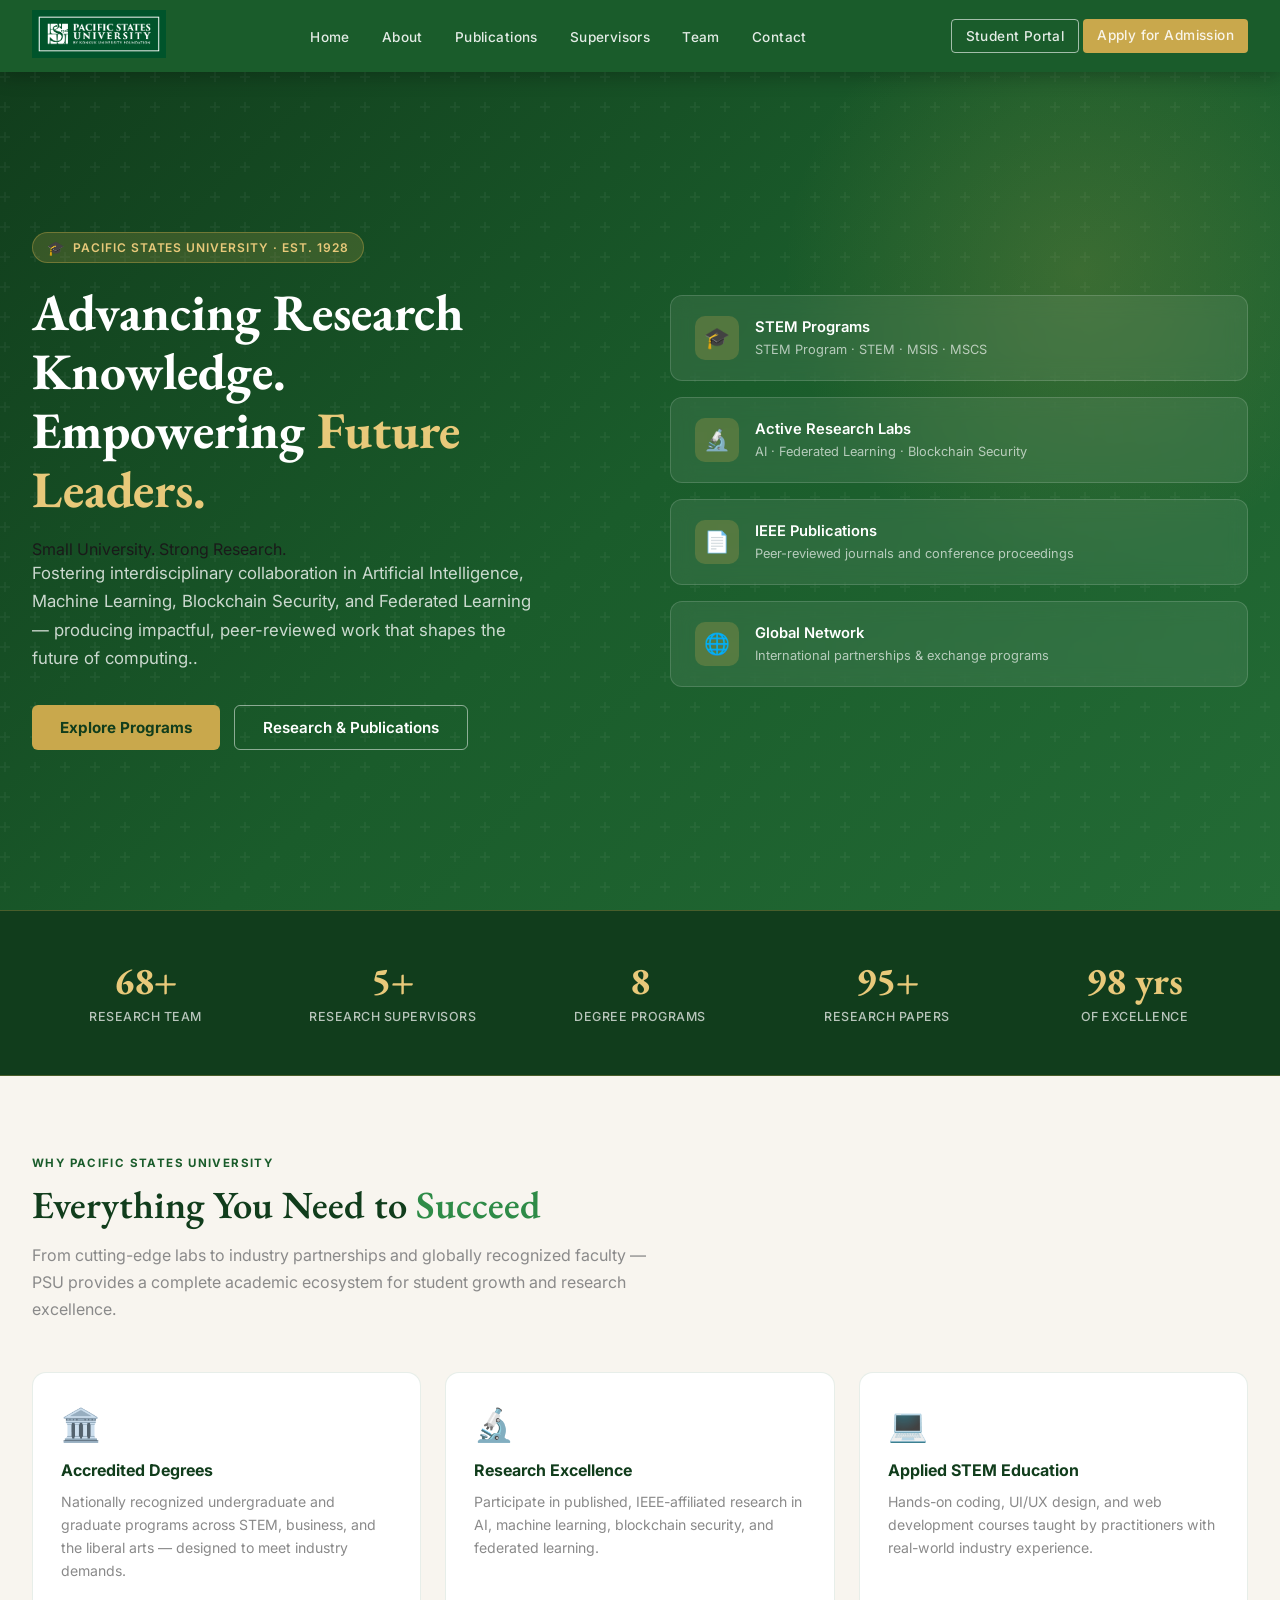
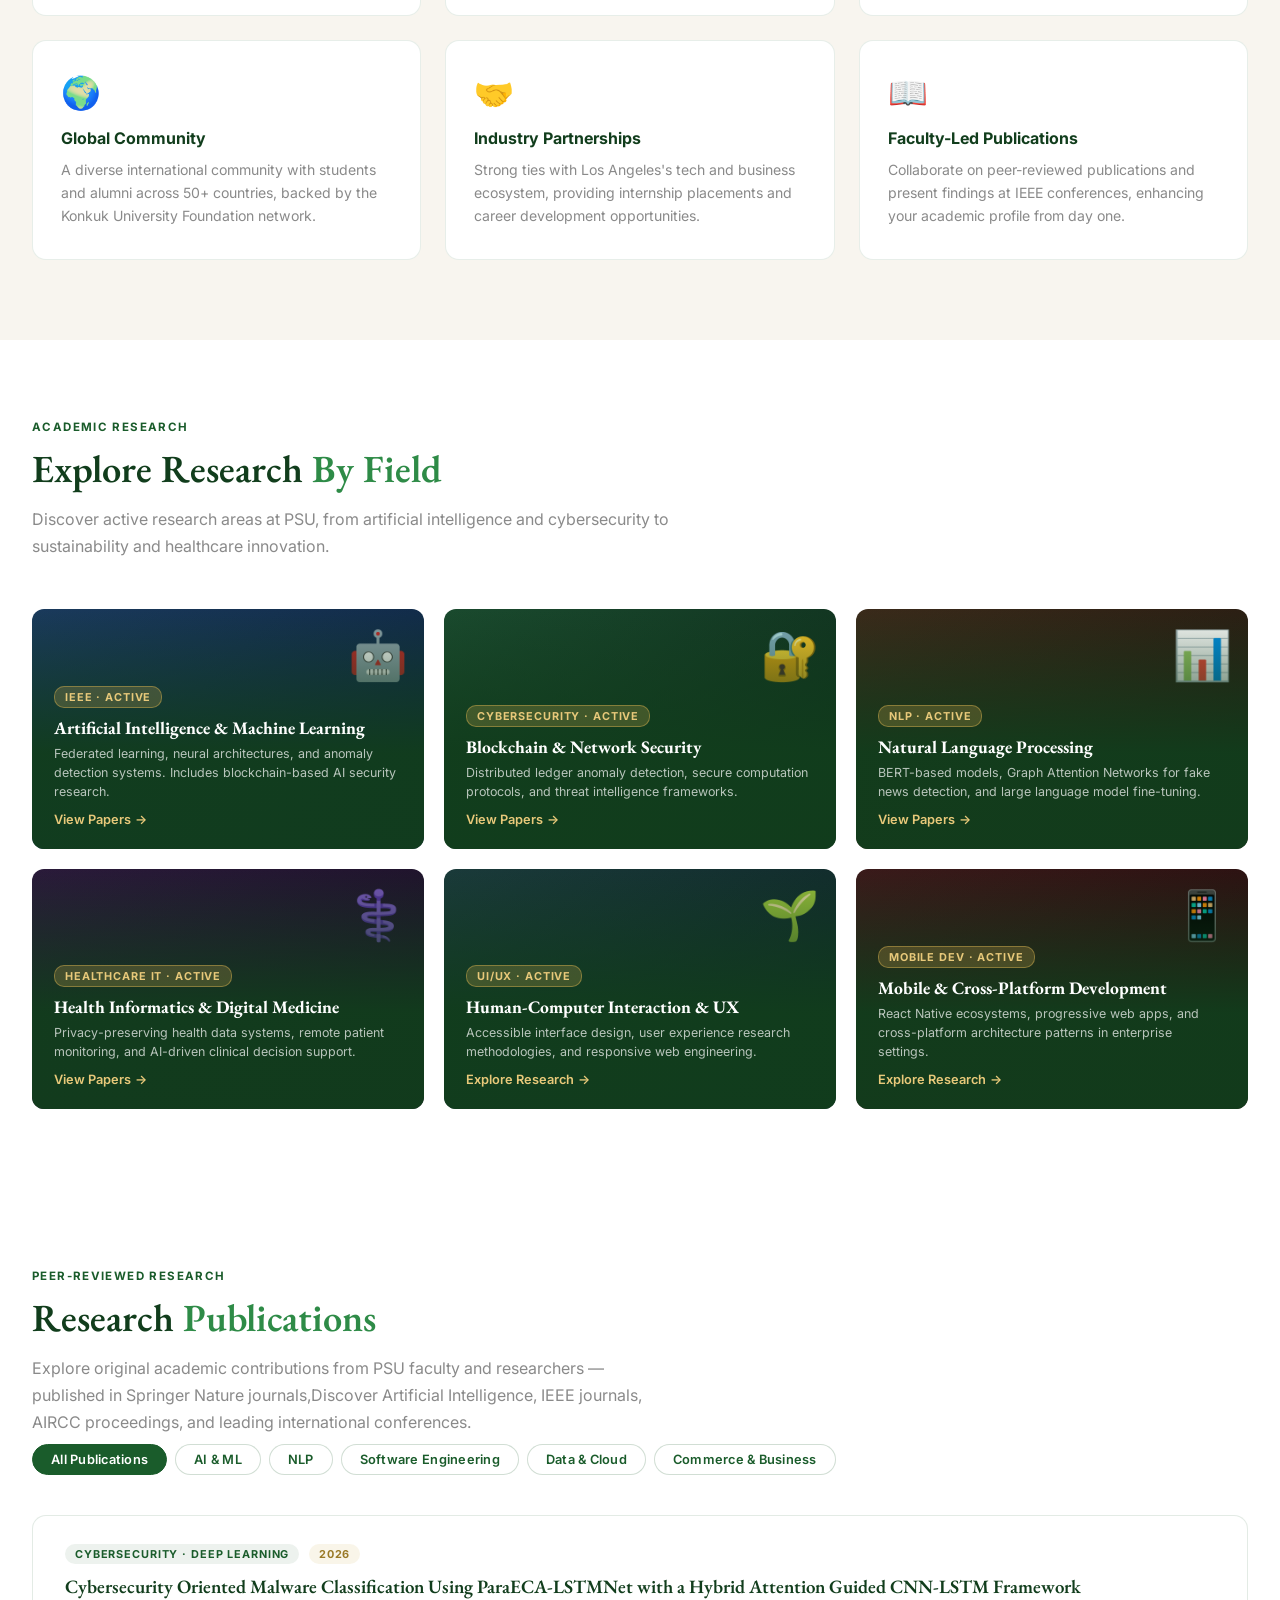
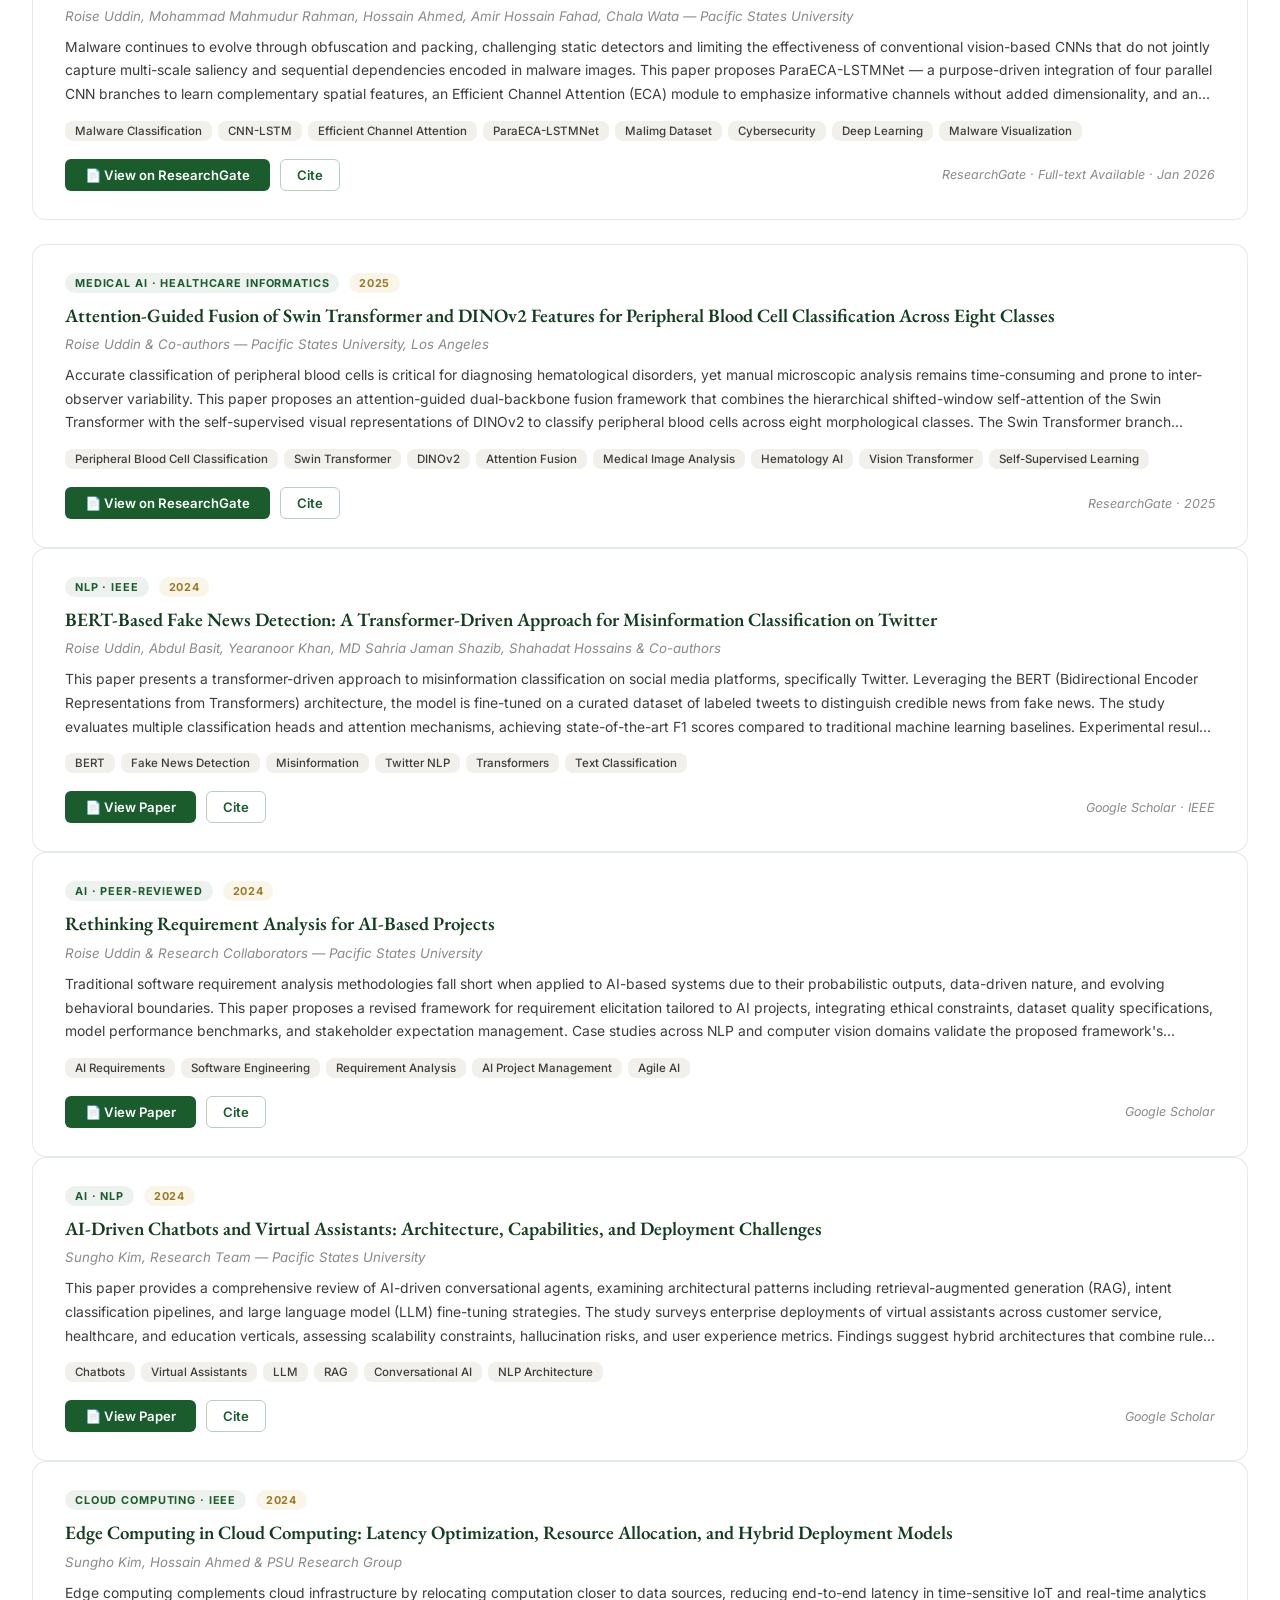
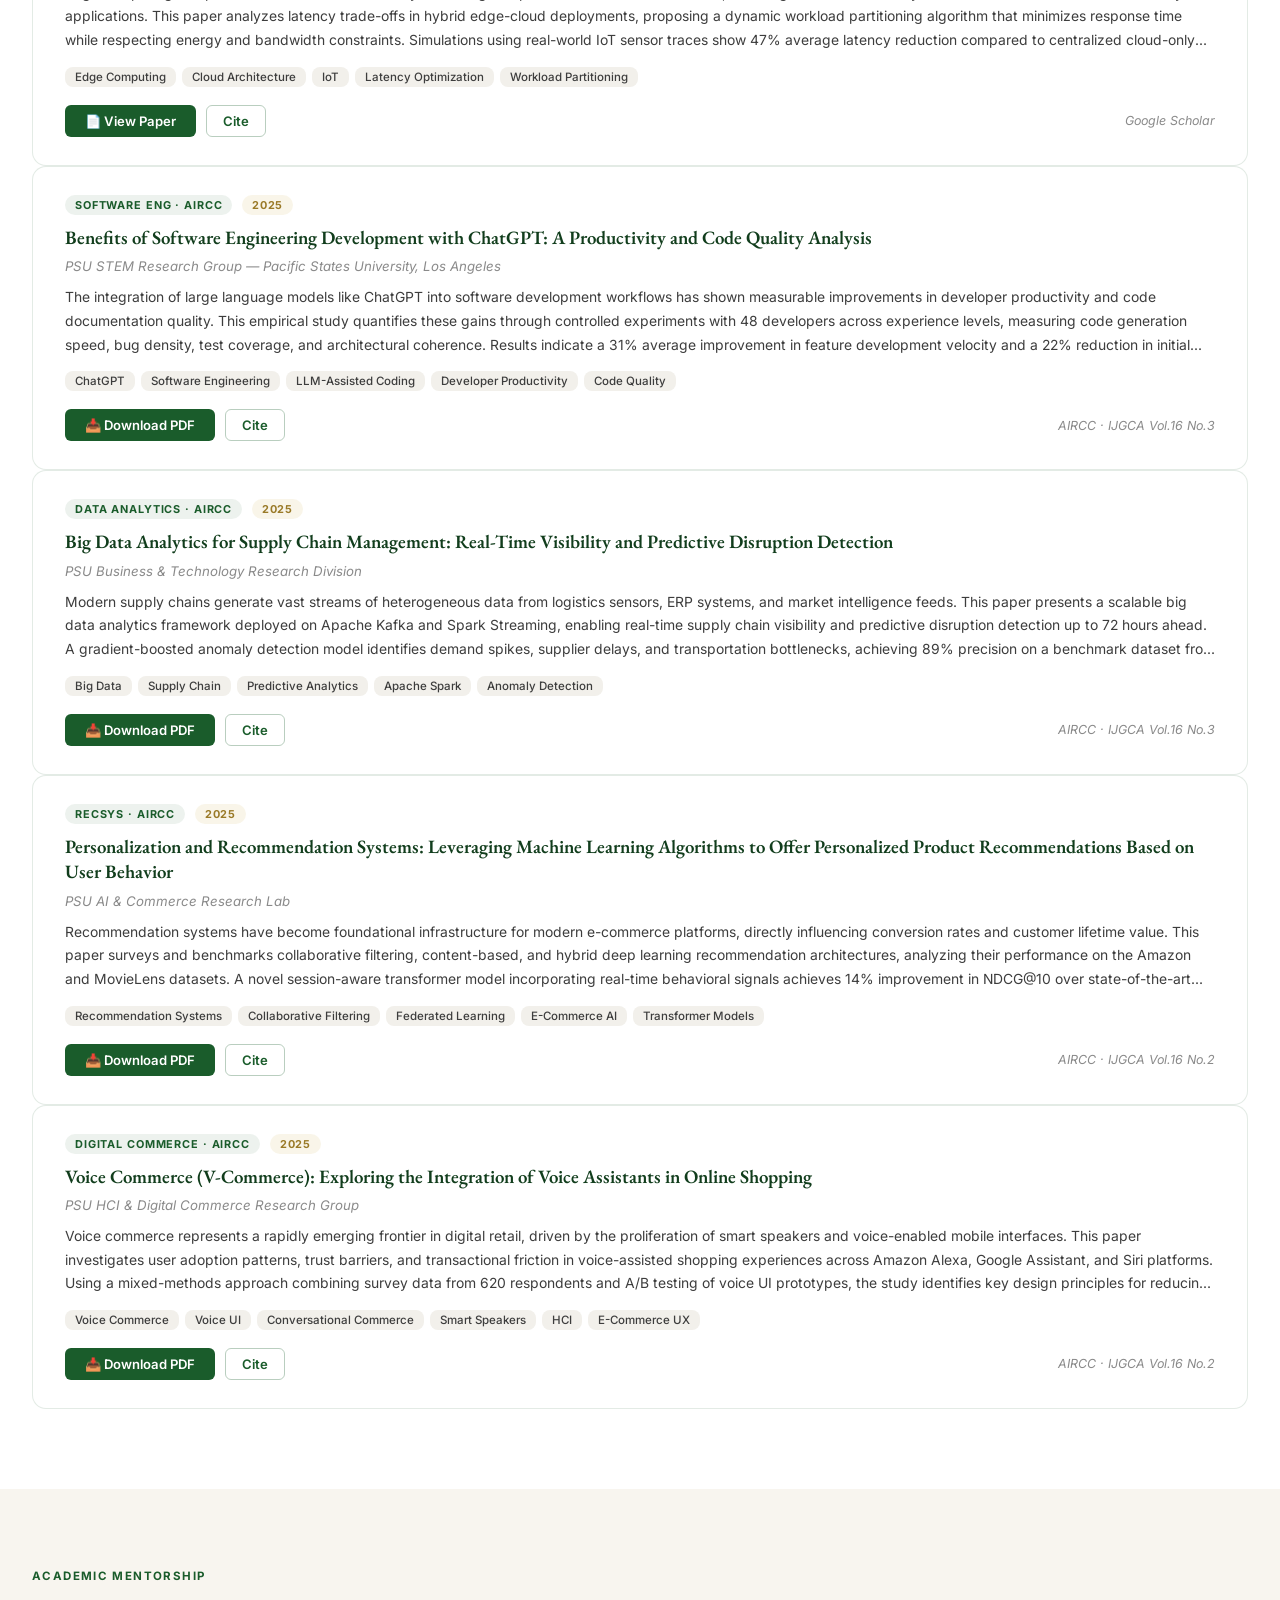
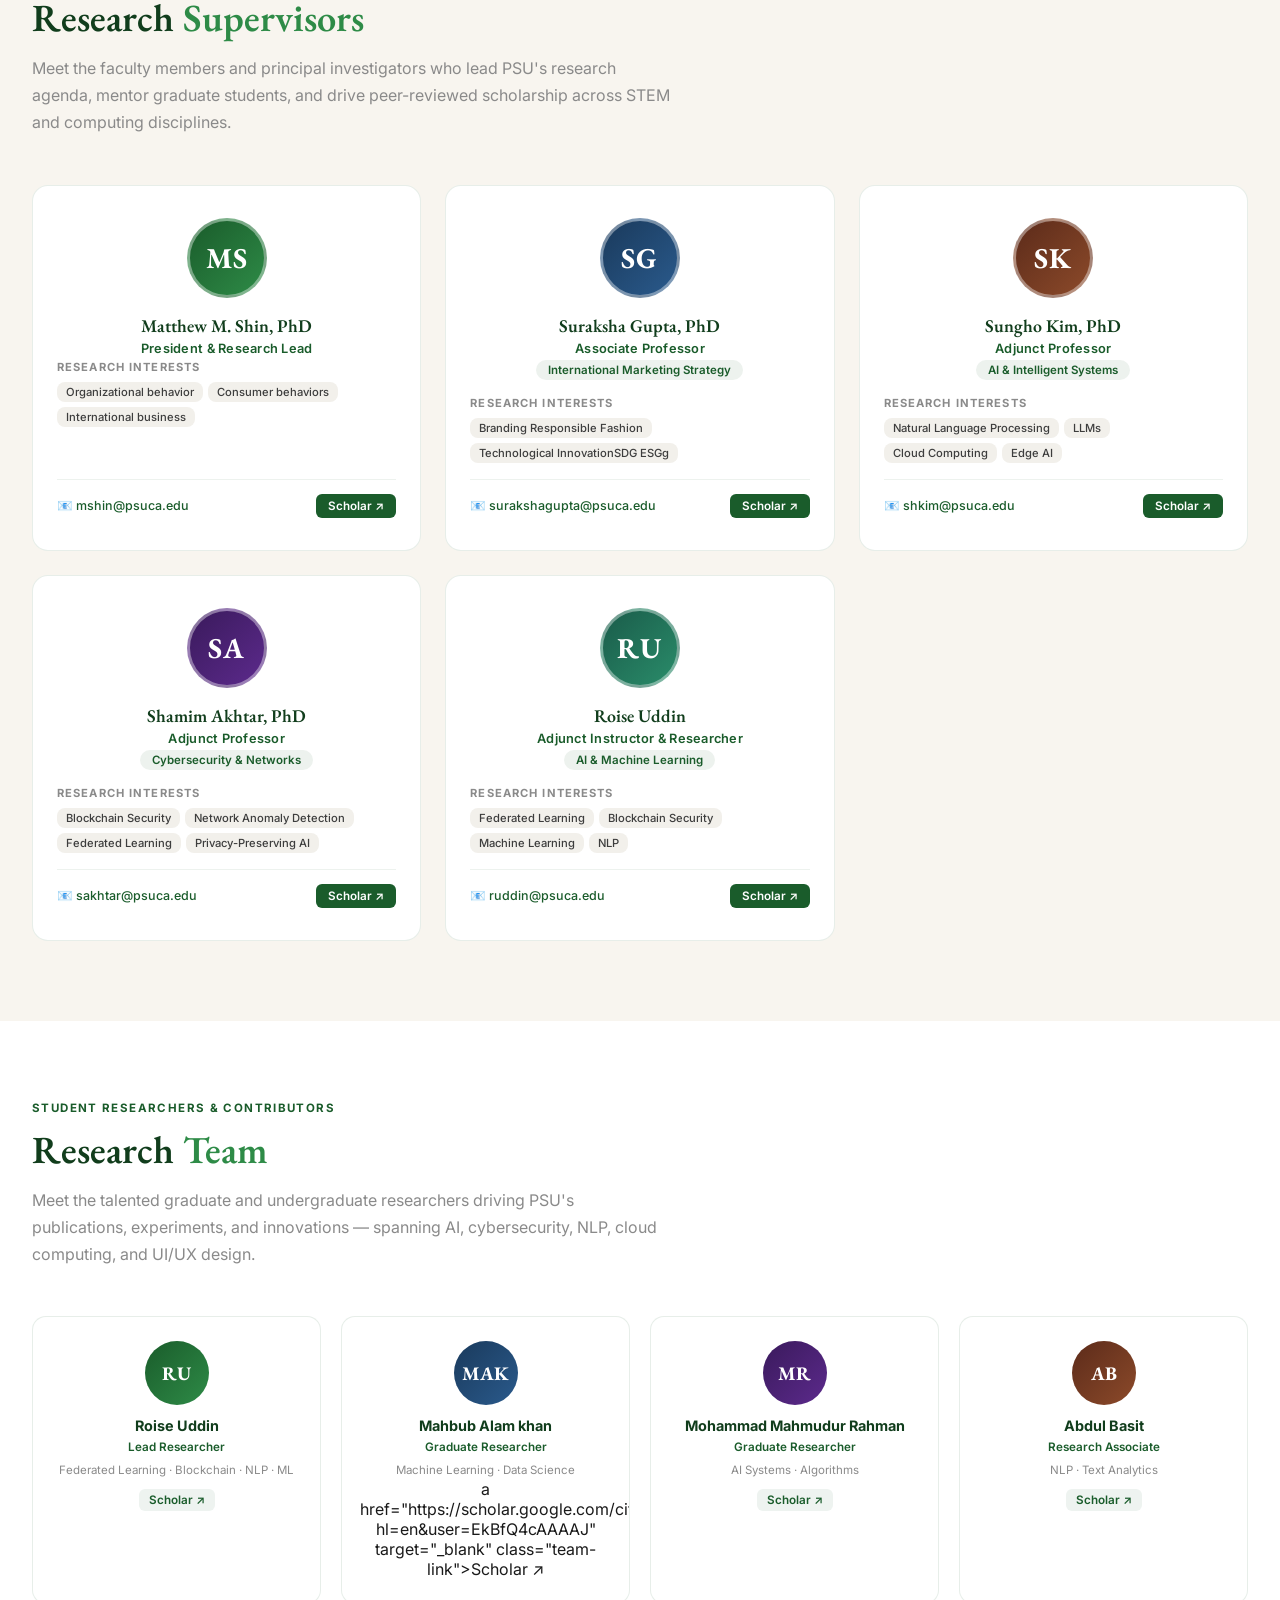
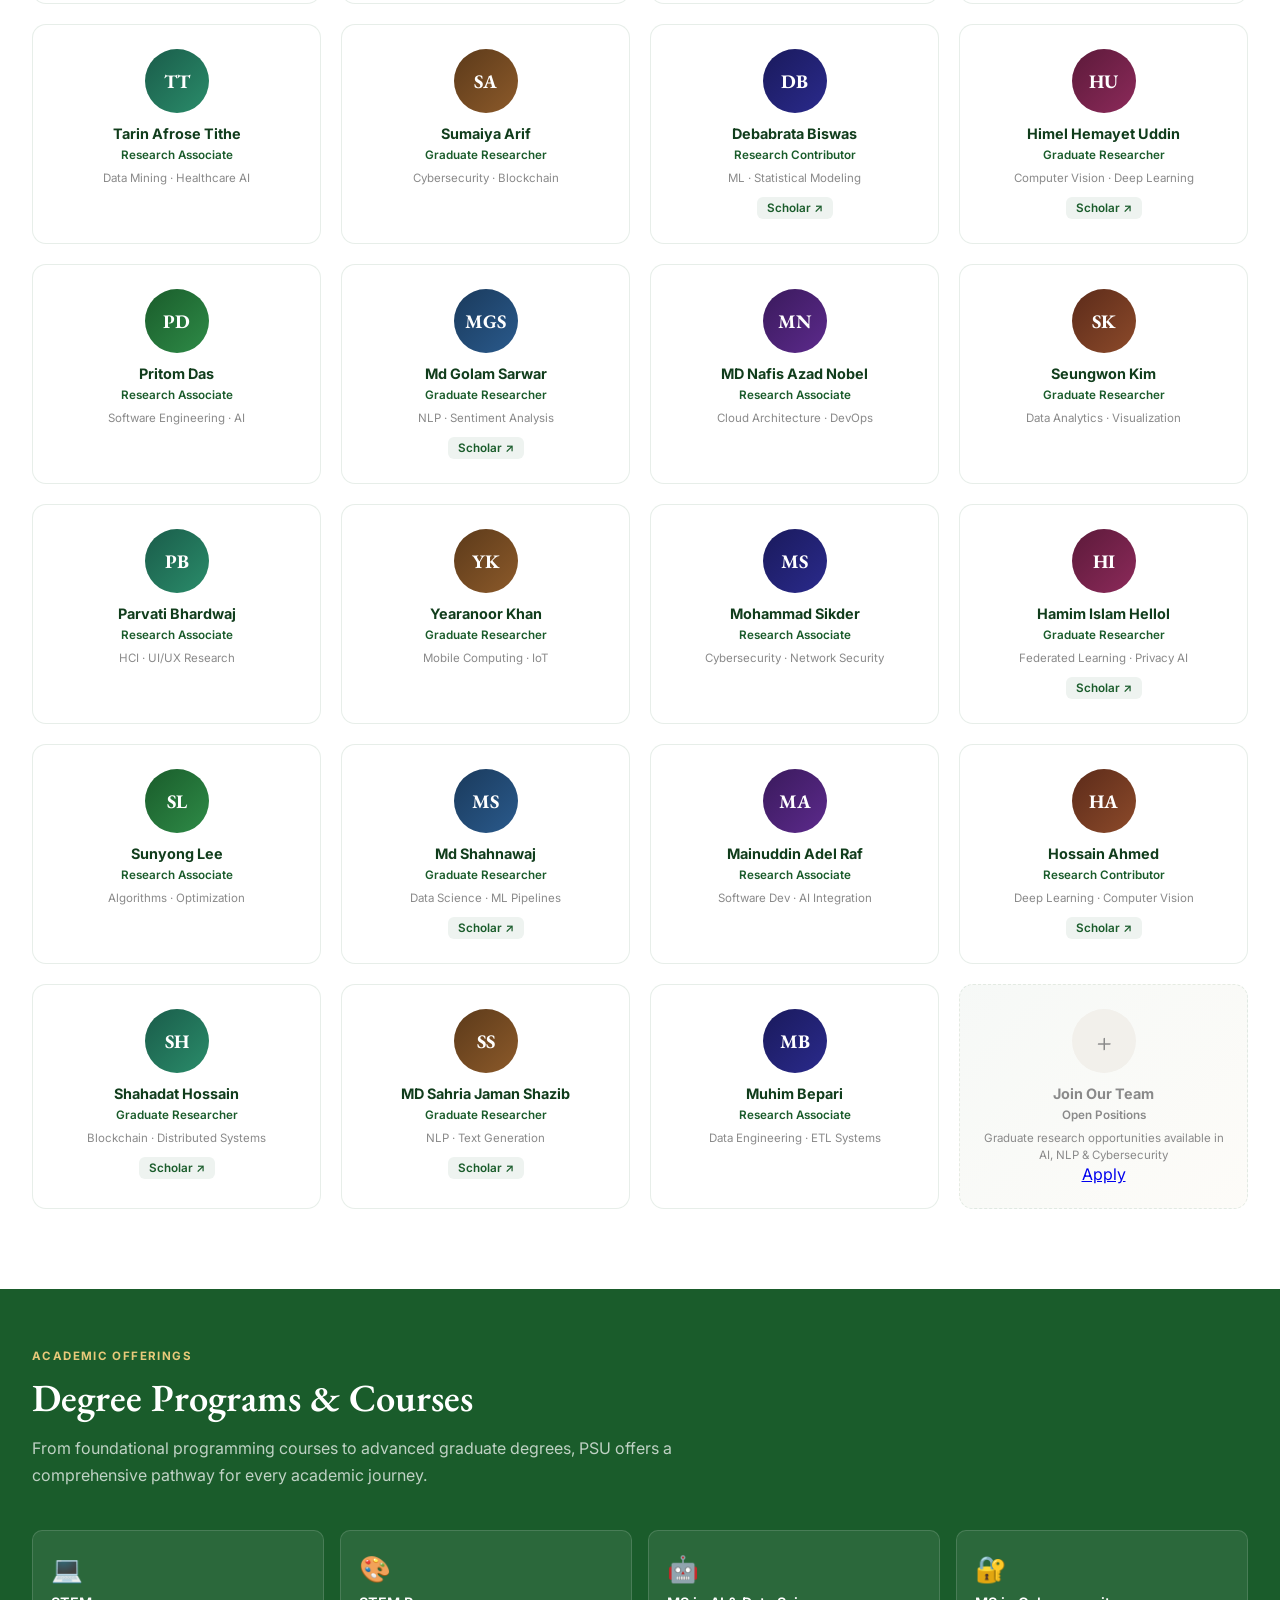
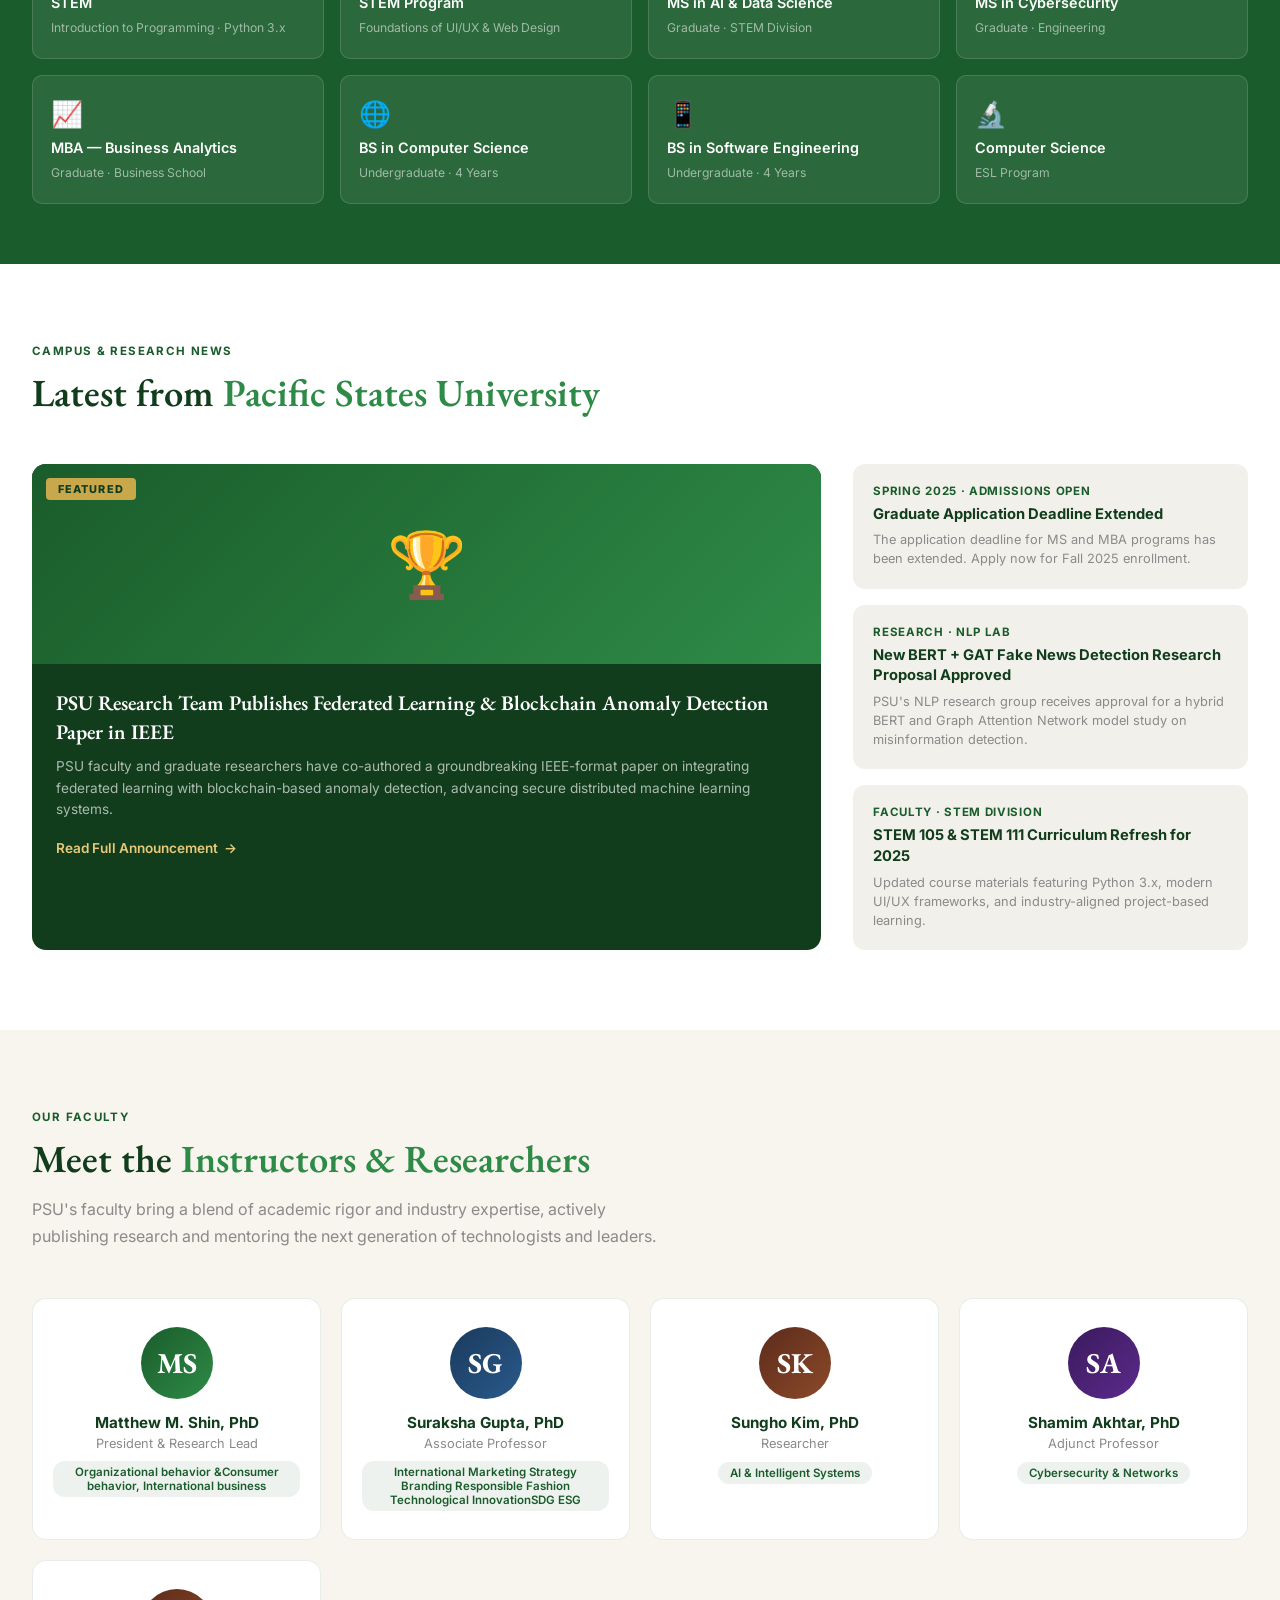
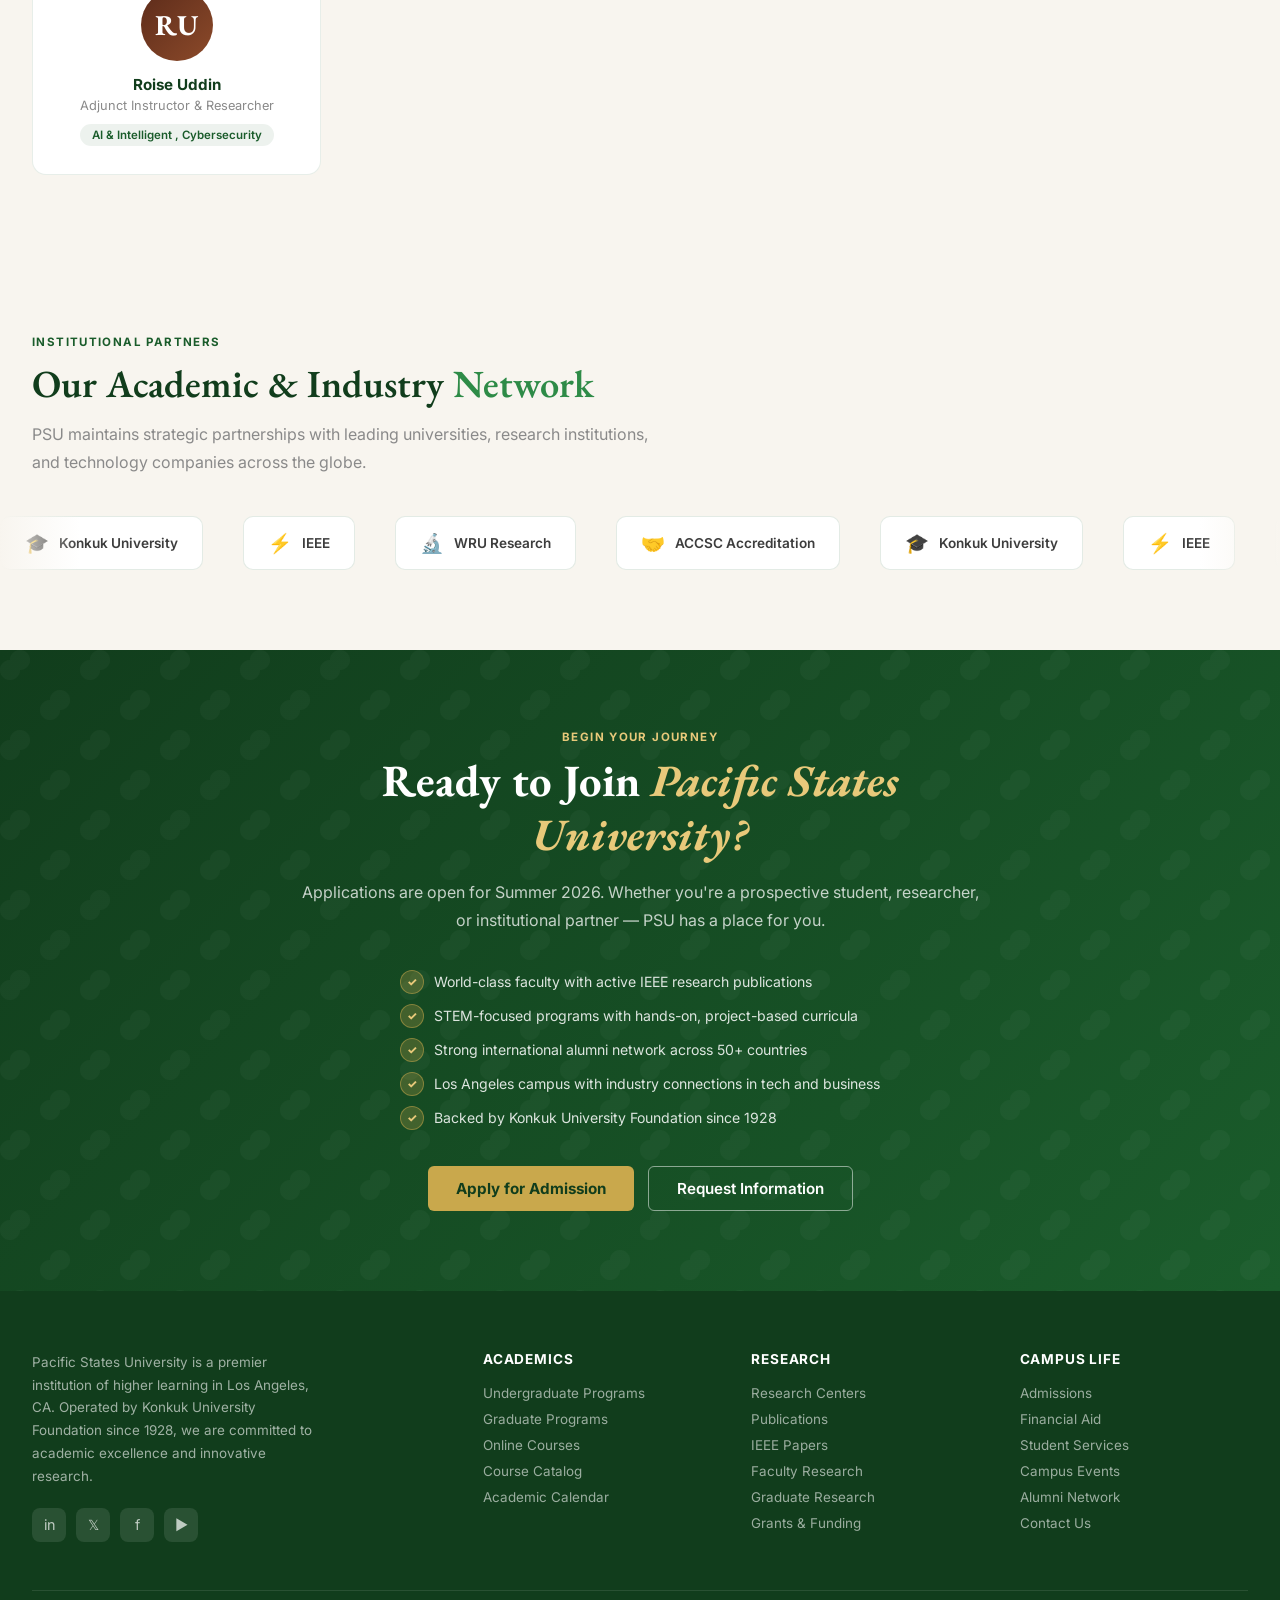
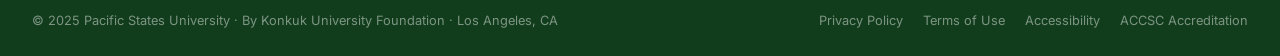
<file: index (1).html>
<!DOCTYPE html>
<html lang="en">
<head>
<meta charset="UTF-8">
<meta name="viewport" content="width=device-width, initial-scale=1.0">
<title>Pacific States University — Academic & Research Portal</title>
<link href="https://fonts.googleapis.com/css2?family=EB+Garamond:wght@400;500;600;700&family=Inter:wght@300;400;500;600;700&display=swap" rel="stylesheet">
<style>
  :root {
    --psu-green: #1a5c2b;
    --psu-green-dark: #113d1c;
    --psu-green-mid: #236b35;
    --psu-green-light: #2e8b47;
    --psu-gold: #c9a84c;
    --psu-gold-light: #e8c97a;
    --white: #ffffff;
    --cream: #f8f5ef;
    --gray-light: #f2f0eb;
    --gray: #8a8a8a;
    --text-dark: #1a1a1a;
    --text-mid: #3d3d3d;
  }

  * { margin: 0; padding: 0; box-sizing: border-box; }

  html { scroll-behavior: smooth; }

  body {
    font-family: 'Inter', sans-serif;
    color: var(--text-dark);
    background: var(--white);
    overflow-x: hidden;
  }

  /* ── TOP BAR ── */
  .top-bar {
    background: var(--psu-green-dark);
    color: #c5dac9;
    font-size: 0.75rem;
    letter-spacing: 0.04em;
    padding: 6px 0;
    text-align: center;
  }
  .top-bar span { margin: 0 20px; }
  .top-bar a { color: var(--psu-gold-light); text-decoration: none; }
  .top-bar a:hover { text-decoration: underline; }

  /* ── NAVBAR ── */
  nav {
    background: var(--psu-green);
    position: sticky;
    top: 0;
    z-index: 100;
    box-shadow: 0 2px 20px rgba(0,0,0,0.3);
  }
  .nav-inner {
    max-width: 1280px;
    margin: 0 auto;
    padding: 0 32px;
    display: flex;
    align-items: center;
    justify-content: space-between;
    height: 72px;
  }
  .nav-logo img {
    height: 48px;
    filter: brightness(1.05);
  }
  .nav-links {
    display: flex;
    gap: 4px;
    list-style: none;
  }
  .nav-links a {
    color: rgba(255,255,255,0.88);
    text-decoration: none;
    font-size: 0.85rem;
    font-weight: 500;
    letter-spacing: 0.03em;
    padding: 8px 14px;
    border-radius: 4px;
    transition: all 0.2s;
  }
  .nav-links a:hover {
    background: rgba(255,255,255,0.12);
    color: var(--white);
  }
  .nav-cta {
    display: flex;
    gap: 10px;
  }
  .btn-outline-white {
    border: 1.5px solid rgba(255,255,255,0.6);
    color: var(--white);
    background: transparent;
    padding: 8px 18px;
    border-radius: 4px;
    font-size: 0.82rem;
    font-weight: 600;
    cursor: pointer;
    text-decoration: none;
    transition: all 0.2s;
  }
  .btn-outline-white:hover { background: rgba(255,255,255,0.15); border-color: white; }
  .btn-gold {
    background: var(--psu-gold);
    color: var(--psu-green-dark);
    padding: 8px 20px;
    border-radius: 4px;
    font-size: 0.82rem;
    font-weight: 700;
    cursor: pointer;
    text-decoration: none;
    transition: all 0.2s;
    border: none;
  }
  .btn-gold:hover { background: var(--psu-gold-light); }

  /* ── HERO ── */
  .hero {
    background: linear-gradient(135deg, var(--psu-green-dark) 0%, var(--psu-green) 50%, var(--psu-green-mid) 100%);
    position: relative;
    overflow: hidden;
    min-height: 580px;
    display: flex;
    align-items: center;
  }
  .hero::before {
    content: '';
    position: absolute;
    inset: 0;
    background: url("data:image/svg+xml,%3Csvg width='60' height='60' viewBox='0 0 60 60' xmlns='http://www.w3.org/2000/svg'%3E%3Cg fill='none' fill-rule='evenodd'%3E%3Cg fill='%23ffffff' fill-opacity='0.04'%3E%3Cpath d='M36 34v-4h-2v4h-4v2h4v4h2v-4h4v-2h-4zm0-30V0h-2v4h-4v2h4v4h2V6h4V4h-4zM6 34v-4H4v4H0v2h4v4h2v-4h4v-2H6zM6 4V0H4v4H0v2h4v4h2V6h4V4H6z'/%3E%3C/g%3E%3C/g%3E%3C/svg%3E");
  }
  .hero-glow {
    position: absolute;
    width: 600px; height: 600px;
    border-radius: 50%;
    background: radial-gradient(circle, rgba(201,168,76,0.18) 0%, transparent 70%);
    right: -100px; top: -100px;
    pointer-events: none;
  }
  .hero-inner {
    max-width: 1280px;
    margin: 0 auto;
    padding: 80px 32px;
    position: relative;
    z-index: 2;
    display: grid;
    grid-template-columns: 1fr 1fr;
    gap: 60px;
    align-items: center;
  }
  .hero-badge {
    display: inline-flex;
    align-items: center;
    gap: 8px;
    background: rgba(201,168,76,0.2);
    border: 1px solid rgba(201,168,76,0.4);
    color: var(--psu-gold-light);
    padding: 6px 14px;
    border-radius: 20px;
    font-size: 0.75rem;
    font-weight: 600;
    letter-spacing: 0.08em;
    text-transform: uppercase;
    margin-bottom: 20px;
  }
  .hero-badge::before { content: '🎓'; font-size: 14px; }
  .hero h1 {
    font-family: 'EB Garamond', serif;
    font-size: clamp(2.2rem, 4vw, 3.2rem);
    font-weight: 700;
    color: var(--white);
    line-height: 1.15;
    margin-bottom: 20px;
  }
  .hero h1 em {
    font-style: normal;
    color: var(--psu-gold-light);
  }
  .hero p {
    color: rgba(255,255,255,0.78);
    font-size: 1.05rem;
    line-height: 1.7;
    margin-bottom: 32px;
    max-width: 500px;
  }
  .hero-buttons {
    display: flex;
    gap: 14px;
    flex-wrap: wrap;
  }
  .btn-primary {
    background: var(--psu-gold);
    color: var(--psu-green-dark);
    padding: 13px 28px;
    border-radius: 6px;
    font-size: 0.95rem;
    font-weight: 700;
    text-decoration: none;
    transition: all 0.2s;
    display: inline-block;
  }
  .btn-primary:hover { background: var(--psu-gold-light); transform: translateY(-1px); box-shadow: 0 4px 16px rgba(201,168,76,0.4); }
  .btn-secondary {
    border: 1.5px solid rgba(255,255,255,0.5);
    color: var(--white);
    background: transparent;
    padding: 12px 28px;
    border-radius: 6px;
    font-size: 0.95rem;
    font-weight: 600;
    text-decoration: none;
    transition: all 0.2s;
    display: inline-block;
  }
  .btn-secondary:hover { background: rgba(255,255,255,0.1); border-color: white; }

  .hero-visual {
    display: flex;
    flex-direction: column;
    gap: 16px;
  }
  .hero-card {
    background: rgba(255,255,255,0.08);
    border: 1px solid rgba(255,255,255,0.15);
    backdrop-filter: blur(10px);
    border-radius: 12px;
    padding: 20px 24px;
    display: flex;
    align-items: center;
    gap: 16px;
    transition: all 0.3s;
  }
  .hero-card:hover { background: rgba(255,255,255,0.12); transform: translateX(4px); }
  .hero-card-icon {
    width: 44px; height: 44px;
    border-radius: 10px;
    background: rgba(201,168,76,0.25);
    display: flex;
    align-items: center;
    justify-content: center;
    font-size: 1.3rem;
    flex-shrink: 0;
  }
  .hero-card-text strong {
    display: block;
    color: var(--white);
    font-size: 0.92rem;
    font-weight: 600;
    margin-bottom: 2px;
  }
  .hero-card-text span {
    color: rgba(255,255,255,0.65);
    font-size: 0.8rem;
  }

  /* ── STATS ── */
  .stats {
    background: var(--psu-green-dark);
    padding: 40px 0;
    border-top: 1px solid rgba(201,168,76,0.3);
    border-bottom: 1px solid rgba(201,168,76,0.3);
  }
  .stats-inner {
    max-width: 1280px;
    margin: 0 auto;
    padding: 0 32px;
    display: grid;
    grid-template-columns: repeat(5, 1fr);
    gap: 20px;
    text-align: center;
  }
  .stat-item { padding: 10px; }
  .stat-num {
    font-family: 'EB Garamond', serif;
    font-size: 2.4rem;
    font-weight: 700;
    color: var(--psu-gold-light);
    display: block;
    line-height: 1;
    margin-bottom: 6px;
  }
  .stat-label {
    color: rgba(255,255,255,0.7);
    font-size: 0.78rem;
    font-weight: 500;
    letter-spacing: 0.04em;
    text-transform: uppercase;
  }
  .stat-divider {
    width: 1px;
    background: rgba(255,255,255,0.12);
    align-self: stretch;
    margin: auto 0;
  }

  /* ── SECTIONS GENERAL ── */
  section { padding: 80px 0; }
  .section-inner { max-width: 1280px; margin: 0 auto; padding: 0 32px; }
  .section-label {
    font-size: 0.72rem;
    font-weight: 700;
    letter-spacing: 0.12em;
    text-transform: uppercase;
    color: var(--psu-green);
    margin-bottom: 10px;
    display: block;
  }
  .section-title {
    font-family: 'EB Garamond', serif;
    font-size: clamp(1.8rem, 3vw, 2.4rem);
    font-weight: 600;
    color: var(--psu-green-dark);
    line-height: 1.25;
    margin-bottom: 14px;
  }
  .section-title em {
    font-style: normal;
    color: var(--psu-green-light);
  }
  .section-sub {
    color: var(--gray);
    font-size: 1rem;
    line-height: 1.7;
    max-width: 640px;
  }

  /* ── WHY FEATURES ── */
  .features-bg { background: var(--cream); }
  .features-grid {
    display: grid;
    grid-template-columns: repeat(3, 1fr);
    gap: 24px;
    margin-top: 48px;
  }
  .feature-card {
    background: var(--white);
    border: 1px solid rgba(26,92,43,0.1);
    border-radius: 14px;
    padding: 32px 28px;
    transition: all 0.3s;
    position: relative;
    overflow: hidden;
  }
  .feature-card::before {
    content: '';
    position: absolute;
    top: 0; left: 0; right: 0;
    height: 3px;
    background: linear-gradient(90deg, var(--psu-green), var(--psu-gold));
    opacity: 0;
    transition: opacity 0.3s;
  }
  .feature-card:hover { transform: translateY(-4px); box-shadow: 0 12px 32px rgba(26,92,43,0.12); }
  .feature-card:hover::before { opacity: 1; }
  .feature-icon {
    font-size: 2rem;
    margin-bottom: 16px;
    display: block;
  }
  .feature-title {
    font-weight: 700;
    font-size: 1rem;
    color: var(--psu-green-dark);
    margin-bottom: 10px;
  }
  .feature-desc {
    color: var(--gray);
    font-size: 0.88rem;
    line-height: 1.65;
  }

  /* ── RESEARCH FIELDS ── */
  .research-grid {
    display: grid;
    grid-template-columns: repeat(3, 1fr);
    gap: 20px;
    margin-top: 48px;
  }
  .research-card {
    border-radius: 12px;
    overflow: hidden;
    position: relative;
    height: 240px;
    cursor: pointer;
    transition: all 0.3s;
  }
  .research-card:hover { transform: scale(1.02); box-shadow: 0 12px 40px rgba(0,0,0,0.2); }
  .research-card-bg {
    position: absolute;
    inset: 0;
    display: flex;
    align-items: flex-start;
    justify-content: flex-end;
    padding: 16px;
    font-size: 3rem;
  }
  .research-card-overlay {
    position: absolute;
    inset: 0;
    background: linear-gradient(to top, rgba(17,61,28,0.95) 40%, transparent 100%);
    display: flex;
    flex-direction: column;
    justify-content: flex-end;
    padding: 22px;
  }
  .research-badge {
    background: rgba(201,168,76,0.25);
    border: 1px solid rgba(201,168,76,0.5);
    color: var(--psu-gold-light);
    font-size: 0.68rem;
    font-weight: 700;
    letter-spacing: 0.08em;
    text-transform: uppercase;
    padding: 3px 10px;
    border-radius: 10px;
    margin-bottom: 8px;
    display: inline-block;
    width: fit-content;
  }
  .research-title {
    color: var(--white);
    font-weight: 700;
    font-size: 1rem;
    margin-bottom: 6px;
    font-family: 'EB Garamond', serif;
    font-size: 1.1rem;
  }
  .research-desc {
    color: rgba(255,255,255,0.7);
    font-size: 0.78rem;
    line-height: 1.5;
  }
  .research-link {
    color: var(--psu-gold-light);
    font-size: 0.8rem;
    font-weight: 600;
    margin-top: 10px;
    display: inline-flex;
    align-items: center;
    gap: 4px;
    text-decoration: none;
  }
  .research-link::after { content: '→'; transition: transform 0.2s; }
  .research-card:hover .research-link::after { transform: translateX(4px); }

  /* card backgrounds */
  .rc-ai { background: linear-gradient(135deg, #1a3a5c 0%, #0d2340 100%); }
  .rc-stem { background: linear-gradient(135deg, #1a4a2e 0%, #0d2a1a 100%); }
  .rc-biz { background: linear-gradient(135deg, #3a2a1a 0%, #231810 100%); }
  .rc-health { background: linear-gradient(135deg, #2a1a3a 0%, #1a1025 100%); }
  .rc-env { background: linear-gradient(135deg, #1a3a3a 0%, #0d2525 100%); }
  .rc-social { background: linear-gradient(135deg, #3a1a1a 0%, #250d0d 100%); }

  /* ── PROGRAMS STRIP ── */
  .programs-strip { background: var(--psu-green); padding: 60px 0; }
  .programs-strip .section-label { color: var(--psu-gold-light); }
  .programs-strip .section-title { color: var(--white); }
  .programs-strip .section-sub { color: rgba(255,255,255,0.72); }
  .programs-list {
    display: grid;
    grid-template-columns: repeat(4, 1fr);
    gap: 16px;
    margin-top: 40px;
  }
  .program-item {
    background: rgba(255,255,255,0.08);
    border: 1px solid rgba(255,255,255,0.14);
    border-radius: 10px;
    padding: 22px 18px;
    transition: all 0.25s;
    cursor: pointer;
    text-decoration: none;
    display: block;
  }
  .program-item:hover { background: rgba(255,255,255,0.14); transform: translateY(-2px); }
  .program-item-icon { font-size: 1.6rem; margin-bottom: 10px; display: block; }
  .program-item-name {
    color: var(--white);
    font-weight: 600;
    font-size: 0.9rem;
    margin-bottom: 5px;
    display: block;
  }
  .program-item-dept {
    color: rgba(255,255,255,0.55);
    font-size: 0.76rem;
  }

  /* ── ANNOUNCEMENTS ── */
  .announcements-grid {
    display: grid;
    grid-template-columns: 2fr 1fr;
    gap: 32px;
    margin-top: 48px;
  }
  .announcement-main {
    border-radius: 14px;
    overflow: hidden;
    background: var(--psu-green-dark);
    position: relative;
  }
  .announcement-main-img {
    height: 200px;
    background: linear-gradient(135deg, #1a5c2b 0%, #2e8b47 100%);
    display: flex;
    align-items: center;
    justify-content: center;
    font-size: 4rem;
    position: relative;
  }
  .announcement-tag {
    position: absolute;
    top: 14px; left: 14px;
    background: var(--psu-gold);
    color: var(--psu-green-dark);
    font-size: 0.68rem;
    font-weight: 800;
    letter-spacing: 0.1em;
    text-transform: uppercase;
    padding: 4px 12px;
    border-radius: 4px;
  }
  .announcement-body { padding: 24px; }
  .announcement-body h3 {
    font-family: 'EB Garamond', serif;
    font-size: 1.3rem;
    font-weight: 600;
    color: var(--white);
    margin-bottom: 10px;
    line-height: 1.4;
  }
  .announcement-body p {
    color: rgba(255,255,255,0.65);
    font-size: 0.85rem;
    line-height: 1.6;
    margin-bottom: 16px;
  }
  .announcement-link {
    color: var(--psu-gold-light);
    font-size: 0.85rem;
    font-weight: 600;
    text-decoration: none;
    display: inline-flex;
    align-items: center;
    gap: 6px;
  }
  .announcement-link::after { content: '→'; }
  .announcements-side { display: flex; flex-direction: column; gap: 16px; }
  .side-card {
    background: var(--gray-light);
    border-radius: 12px;
    padding: 20px;
    transition: all 0.25s;
    cursor: pointer;
  }
  .side-card:hover { background: rgba(26,92,43,0.08); transform: translateX(4px); }
  .side-card-date {
    color: var(--psu-green);
    font-size: 0.72rem;
    font-weight: 700;
    letter-spacing: 0.06em;
    text-transform: uppercase;
    margin-bottom: 6px;
  }
  .side-card h4 {
    font-weight: 700;
    font-size: 0.92rem;
    color: var(--psu-green-dark);
    margin-bottom: 6px;
    line-height: 1.4;
  }
  .side-card p {
    color: var(--gray);
    font-size: 0.8rem;
    line-height: 1.5;
  }

  /* ── PARTNERS ── */
  .partners-bg { background: var(--cream); }
  .partners-track-wrapper {
    overflow: hidden;
    margin-top: 40px;
    position: relative;
  }
  .partners-track-wrapper::before,
  .partners-track-wrapper::after {
    content: '';
    position: absolute;
    top: 0; bottom: 0;
    width: 80px;
    z-index: 2;
    pointer-events: none;
  }
  .partners-track-wrapper::before { left: 0; background: linear-gradient(to right, var(--cream), transparent); }
  .partners-track-wrapper::after { right: 0; background: linear-gradient(to left, var(--cream), transparent); }
  .partners-track {
    display: flex;
    gap: 40px;
    animation: scroll-partners 30s linear infinite;
    width: max-content;
  }
  @keyframes scroll-partners {
    0% { transform: translateX(0); }
    100% { transform: translateX(-50%); }
  }
  .partner-badge {
    background: var(--white);
    border: 1px solid rgba(26,92,43,0.12);
    border-radius: 10px;
    padding: 14px 24px;
    display: flex;
    align-items: center;
    gap: 10px;
    white-space: nowrap;
    flex-shrink: 0;
    color: var(--text-mid);
    font-size: 0.85rem;
    font-weight: 600;
  }
  .partner-badge span { font-size: 1.2rem; }

  /* ── FACULTY SPOTLIGHT ── */
  .faculty-grid {
    display: grid;
    grid-template-columns: repeat(4, 1fr);
    gap: 20px;
    margin-top: 48px;
  }
  .faculty-card {
    background: var(--white);
    border: 1px solid rgba(26,92,43,0.1);
    border-radius: 14px;
    padding: 28px 20px;
    text-align: center;
    transition: all 0.3s;
  }
  .faculty-card:hover { transform: translateY(-4px); box-shadow: 0 12px 32px rgba(26,92,43,0.1); }
  .faculty-avatar {
    width: 72px; height: 72px;
    border-radius: 50%;
    margin: 0 auto 14px;
    display: flex;
    align-items: center;
    justify-content: center;
    font-size: 1.8rem;
    font-weight: 700;
    color: var(--white);
    font-family: 'EB Garamond', serif;
  }
  .fa-1 { background: linear-gradient(135deg, #1a5c2b, #2e8b47); }
  .fa-2 { background: linear-gradient(135deg, #1a3a5c, #2a5a8c); }
  .fa-3 { background: linear-gradient(135deg, #5c2b1a, #8c4a2a); }
  .fa-4 { background: linear-gradient(135deg, #3a1a5c, #5c2a8c); }
  .faculty-name {
    font-weight: 700;
    font-size: 0.95rem;
    color: var(--psu-green-dark);
    margin-bottom: 4px;
  }
  .faculty-role {
    color: var(--gray);
    font-size: 0.8rem;
    margin-bottom: 10px;
  }
  .faculty-dept {
    background: rgba(26,92,43,0.08);
    color: var(--psu-green);
    font-size: 0.72rem;
    font-weight: 600;
    padding: 4px 12px;
    border-radius: 12px;
    display: inline-block;
  }

  /* ── JOIN CTA ── */
  .join-cta {
    background: linear-gradient(135deg, var(--psu-green-dark), var(--psu-green));
    padding: 80px 0;
    position: relative;
    overflow: hidden;
    text-align: center;
  }
  .join-cta::before {
    content: '';
    position: absolute;
    inset: 0;
    background: url("data:image/svg+xml,%3Csvg width='80' height='80' viewBox='0 0 80 80' xmlns='http://www.w3.org/2000/svg'%3E%3Cg fill='none' fill-rule='evenodd'%3E%3Cg fill='%23ffffff' fill-opacity='0.03'%3E%3Cpath d='M50 50c0-5.523 4.477-10 10-10s10 4.477 10 10-4.477 10-10 10c0 5.523-4.477 10-10 10s-10-4.477-10-10 4.477-10 10-10zM10 10c0-5.523 4.477-10 10-10s10 4.477 10 10-4.477 10-10 10c0 5.523-4.477 10-10 10S0 25.523 0 20s4.477-10 10-10z' /%3E%3C/g%3E%3C/g%3E%3C/svg%3E");
  }
  .join-cta-inner { position: relative; z-index: 2; max-width: 760px; margin: 0 auto; padding: 0 32px; }
  .join-cta h2 {
    font-family: 'EB Garamond', serif;
    font-size: clamp(1.9rem, 3.5vw, 2.8rem);
    font-weight: 700;
    color: var(--white);
    line-height: 1.2;
    margin-bottom: 18px;
  }
  .join-cta p {
    color: rgba(255,255,255,0.75);
    font-size: 1rem;
    line-height: 1.7;
    margin-bottom: 36px;
  }
  .join-cta-buttons { display: flex; gap: 14px; justify-content: center; flex-wrap: wrap; }
  .join-checklist {
    display: flex;
    flex-direction: column;
    gap: 10px;
    margin-bottom: 36px;
    text-align: left;
    max-width: 480px;
    margin-left: auto;
    margin-right: auto;
  }
  .join-check {
    display: flex;
    align-items: center;
    gap: 10px;
    color: rgba(255,255,255,0.85);
    font-size: 0.88rem;
  }
  .join-check::before {
    content: '✓';
    width: 22px; height: 22px;
    background: rgba(201,168,76,0.25);
    border: 1px solid rgba(201,168,76,0.5);
    border-radius: 50%;
    color: var(--psu-gold-light);
    font-size: 0.72rem;
    font-weight: 800;
    display: flex;
    align-items: center;
    justify-content: center;
    flex-shrink: 0;
  }

  /* ── FOOTER ── */
  footer {
    background: var(--psu-green-dark);
    padding: 60px 0 28px;
  }
  .footer-inner {
    max-width: 1280px;
    margin: 0 auto;
    padding: 0 32px;
  }
  .footer-grid {
    display: grid;
    grid-template-columns: 1.8fr 1fr 1fr 1fr;
    gap: 40px;
    margin-bottom: 48px;
  }
  .footer-about img { height: 44px; margin-bottom: 16px; }
  .footer-about p {
    color: rgba(255,255,255,0.6);
    font-size: 0.84rem;
    line-height: 1.7;
    margin-bottom: 20px;
    max-width: 280px;
  }
  .footer-social { display: flex; gap: 10px; }
  .social-btn {
    width: 34px; height: 34px;
    background: rgba(255,255,255,0.1);
    border-radius: 8px;
    display: flex;
    align-items: center;
    justify-content: center;
    color: rgba(255,255,255,0.7);
    font-size: 0.9rem;
    text-decoration: none;
    transition: all 0.2s;
  }
  .social-btn:hover { background: rgba(201,168,76,0.3); color: var(--psu-gold-light); }
  .footer-col h4 {
    color: var(--white);
    font-size: 0.85rem;
    font-weight: 700;
    letter-spacing: 0.06em;
    text-transform: uppercase;
    margin-bottom: 18px;
  }
  .footer-col ul { list-style: none; display: flex; flex-direction: column; gap: 10px; }
  .footer-col a {
    color: rgba(255,255,255,0.58);
    text-decoration: none;
    font-size: 0.84rem;
    transition: color 0.2s;
    display: block;
  }
  .footer-col a:hover { color: var(--psu-gold-light); }
  .footer-divider { border: none; border-top: 1px solid rgba(255,255,255,0.1); margin-bottom: 22px; }
  .footer-bottom {
    display: flex;
    justify-content: space-between;
    align-items: center;
    flex-wrap: wrap;
    gap: 12px;
  }
  .footer-bottom p {
    color: rgba(255,255,255,0.45);
    font-size: 0.8rem;
  }
  .footer-bottom-links { display: flex; gap: 20px; }
  .footer-bottom-links a {
    color: rgba(255,255,255,0.45);
    font-size: 0.8rem;
    text-decoration: none;
  }
  .footer-bottom-links a:hover { color: var(--psu-gold-light); }

  /* ── FILTER BAR ── */
  .filter-bar {
    display: flex;
    gap: 8px;
    flex-wrap: wrap;
    margin-bottom: 40px;
    margin-top: 8px;
  }
  .filter-btn {
    background: var(--white);
    border: 1.5px solid rgba(26,92,43,0.2);
    color: var(--psu-green);
    padding: 7px 18px;
    border-radius: 20px;
    font-size: 0.8rem;
    font-weight: 600;
    cursor: pointer;
    transition: all 0.2s;
    font-family: 'Inter', sans-serif;
    letter-spacing: 0.02em;
  }
  .filter-btn:hover, .filter-btn.active {
    background: var(--psu-green);
    color: var(--white);
    border-color: var(--psu-green);
  }

  /* ── PUBLICATIONS ── */
  .publications-bg { background: var(--white); }
  .publications-grid {
    display: flex;
    flex-direction: column;
    gap: 24px;
    margin-top: 8px;
  }
  .pub-card {
    background: var(--white);
    border: 1px solid rgba(26,92,43,0.12);
    border-radius: 14px;
    padding: 28px 32px;
    transition: all 0.3s;
    position: relative;
    overflow: hidden;
  }
  .pub-card::before {
    content: '';
    position: absolute;
    left: 0; top: 0; bottom: 0;
    width: 4px;
    background: linear-gradient(to bottom, var(--psu-green), var(--psu-gold));
    border-radius: 4px 0 0 4px;
    opacity: 0;
    transition: opacity 0.3s;
  }
  .pub-card:hover { box-shadow: 0 8px 32px rgba(26,92,43,0.1); transform: translateY(-2px); }
  .pub-card:hover::before { opacity: 1; }
  .pub-meta {
    display: flex;
    align-items: center;
    gap: 10px;
    margin-bottom: 10px;
    flex-wrap: wrap;
  }
  .pub-badge {
    background: rgba(26,92,43,0.08);
    color: var(--psu-green);
    font-size: 0.68rem;
    font-weight: 700;
    letter-spacing: 0.08em;
    text-transform: uppercase;
    padding: 3px 10px;
    border-radius: 10px;
  }
  .pub-badge-year {
    background: rgba(201,168,76,0.12);
    color: #9a7a28;
    font-size: 0.68rem;
    font-weight: 700;
    letter-spacing: 0.06em;
    padding: 3px 10px;
    border-radius: 10px;
  }
  .pub-title {
    font-family: 'EB Garamond', serif;
    font-size: 1.18rem;
    font-weight: 600;
    color: var(--psu-green-dark);
    line-height: 1.35;
    margin-bottom: 8px;
  }
  .pub-authors {
    color: var(--gray);
    font-size: 0.83rem;
    margin-bottom: 12px;
    font-style: italic;
  }
  .pub-abstract {
    color: var(--text-mid);
    font-size: 0.87rem;
    line-height: 1.7;
    margin-bottom: 14px;
    display: -webkit-box;
    -webkit-line-clamp: 3;
    -webkit-box-orient: vertical;
    overflow: hidden;
  }
  .pub-keywords {
    display: flex;
    gap: 6px;
    flex-wrap: wrap;
    margin-bottom: 18px;
  }
  .pub-keyword {
    background: var(--gray-light);
    color: var(--text-mid);
    font-size: 0.72rem;
    font-weight: 500;
    padding: 3px 10px;
    border-radius: 8px;
  }
  .pub-actions { display: flex; gap: 10px; align-items: center; }
  .btn-view {
    background: var(--psu-green);
    color: var(--white);
    padding: 8px 20px;
    border-radius: 6px;
    font-size: 0.82rem;
    font-weight: 600;
    text-decoration: none;
    transition: all 0.2s;
    display: inline-flex;
    align-items: center;
    gap: 6px;
  }
  .btn-view:hover { background: var(--psu-green-dark); transform: translateY(-1px); }
  .btn-cite {
    border: 1.5px solid rgba(26,92,43,0.3);
    color: var(--psu-green);
    padding: 7px 16px;
    border-radius: 6px;
    font-size: 0.82rem;
    font-weight: 600;
    text-decoration: none;
    transition: all 0.2s;
    background: transparent;
    cursor: pointer;
    font-family: 'Inter', sans-serif;
  }
  .btn-cite:hover { background: rgba(26,92,43,0.05); border-color: var(--psu-green); }
  .pub-journal {
    color: var(--gray);
    font-size: 0.78rem;
    margin-left: auto;
    font-style: italic;
  }

  /* ── SUPERVISORS ── */
  .supervisors-bg { background: var(--cream); }
  .supervisors-grid {
    display: grid;
    grid-template-columns: repeat(3, 1fr);
    gap: 24px;
    margin-top: 48px;
  }
  .supervisor-card {
    background: var(--white);
    border-radius: 16px;
    padding: 32px 24px;
    border: 1px solid rgba(26,92,43,0.1);
    transition: all 0.3s;
    position: relative;
    overflow: hidden;
    display: flex;
    flex-direction: column;
  }
  .supervisor-card::after {
    content: '';
    position: absolute;
    top: 0; left: 0; right: 0;
    height: 3px;
    background: linear-gradient(90deg, var(--psu-green), var(--psu-gold));
    opacity: 0;
    transition: opacity 0.3s;
  }
  .supervisor-card:hover { transform: translateY(-4px); box-shadow: 0 12px 32px rgba(26,92,43,0.12); }
  .supervisor-card:hover::after { opacity: 1; }
  .supervisor-avatar {
    width: 80px; height: 80px;
    border-radius: 50%;
    margin: 0 auto 16px;
    display: flex;
    align-items: center;
    justify-content: center;
    font-size: 1.8rem;
    font-weight: 700;
    color: var(--white);
    font-family: 'EB Garamond', serif;
    flex-shrink: 0;
    letter-spacing: 1px;
    border: 3px solid rgba(255,255,255,0.4);
  }
  .sv-1 { background: linear-gradient(135deg, #1a5c2b, #2e8b47); }
  .sv-2 { background: linear-gradient(135deg, #1a3a5c, #2a5a8c); }
  .sv-3 { background: linear-gradient(135deg, #5c2b1a, #8c4a2a); }
  .sv-4 { background: linear-gradient(135deg, #3a1a5c, #5c2a8c); }
  .sv-5 { background: linear-gradient(135deg, #1a5c4a, #2a8c6a); }
  .supervisor-name {
    font-family: 'EB Garamond', serif;
    font-size: 1.12rem;
    font-weight: 600;
    color: var(--psu-green-dark);
    text-align: center;
    margin-bottom: 4px;
  }
  .supervisor-title {
    color: var(--psu-green);
    font-size: 0.8rem;
    font-weight: 600;
    text-align: center;
    margin-bottom: 4px;
    letter-spacing: 0.02em;
  }
  .supervisor-dept {
    background: rgba(26,92,43,0.08);
    color: var(--psu-green);
    font-size: 0.72rem;
    font-weight: 600;
    padding: 3px 12px;
    border-radius: 10px;
    display: inline-block;
    margin: 0 auto 16px;
    text-align: center;
  }
  .supervisor-interests {
    margin-bottom: 16px;
    flex: 1;
  }
  .supervisor-interests-label {
    font-size: 0.7rem;
    font-weight: 700;
    text-transform: uppercase;
    letter-spacing: 0.1em;
    color: var(--gray);
    margin-bottom: 8px;
  }
  .supervisor-tags {
    display: flex;
    flex-wrap: wrap;
    gap: 5px;
  }
  .supervisor-tag {
    background: var(--gray-light);
    color: var(--text-mid);
    font-size: 0.7rem;
    padding: 3px 9px;
    border-radius: 8px;
    font-weight: 500;
  }
  .supervisor-contact {
    border-top: 1px solid rgba(26,92,43,0.08);
    padding-top: 14px;
    display: flex;
    align-items: center;
    justify-content: space-between;
    gap: 10px;
  }
  .supervisor-email {
    color: var(--psu-green);
    font-size: 0.78rem;
    text-decoration: none;
    font-weight: 500;
    transition: color 0.2s;
    overflow: hidden;
    text-overflow: ellipsis;
    white-space: nowrap;
  }
  .supervisor-email:hover { color: var(--psu-green-dark); text-decoration: underline; }
  .supervisor-scholar {
    background: var(--psu-green);
    color: var(--white);
    padding: 5px 12px;
    border-radius: 6px;
    font-size: 0.73rem;
    font-weight: 600;
    text-decoration: none;
    transition: all 0.2s;
    white-space: nowrap;
    flex-shrink: 0;
  }
  .supervisor-scholar:hover { background: var(--psu-green-dark); }

  /* ── RESEARCH TEAM ── */
  .team-bg { background: var(--white); }
  .team-grid {
    display: grid;
    grid-template-columns: repeat(4, 1fr);
    gap: 20px;
    margin-top: 48px;
  }
  .team-card {
    background: var(--white);
    border: 1px solid rgba(26,92,43,0.1);
    border-radius: 14px;
    padding: 24px 18px;
    text-align: center;
    transition: all 0.3s;
    position: relative;
    overflow: hidden;
  }
  .team-card:hover { transform: translateY(-4px); box-shadow: 0 10px 28px rgba(26,92,43,0.1); }
  .team-avatar {
    width: 64px; height: 64px;
    border-radius: 50%;
    margin: 0 auto 12px;
    display: flex;
    align-items: center;
    justify-content: center;
    font-size: 1.2rem;
    font-weight: 700;
    color: var(--white);
    font-family: 'EB Garamond', serif;
  }
  .ta-0 { background: linear-gradient(135deg,#1a5c2b,#2e8b47); }
  .ta-1 { background: linear-gradient(135deg,#1a3a5c,#2a5a8c); }
  .ta-2 { background: linear-gradient(135deg,#3a1a5c,#5c2a8c); }
  .ta-3 { background: linear-gradient(135deg,#5c2b1a,#8c4a2a); }
  .ta-4 { background: linear-gradient(135deg,#1a5c4a,#2a8c6a); }
  .ta-5 { background: linear-gradient(135deg,#5c3a1a,#8c5a2a); }
  .ta-6 { background: linear-gradient(135deg,#1a1a5c,#2a2a8c); }
  .ta-7 { background: linear-gradient(135deg,#5c1a3a,#8c2a5a); }
  .team-name {
    font-weight: 700;
    font-size: 0.9rem;
    color: var(--psu-green-dark);
    margin-bottom: 4px;
    line-height: 1.3;
  }
  .team-role {
    color: var(--psu-green);
    font-size: 0.73rem;
    font-weight: 600;
    margin-bottom: 8px;
  }
  .team-area {
    color: var(--gray);
    font-size: 0.72rem;
    line-height: 1.5;
  }
  .team-link {
    display: inline-block;
    margin-top: 10px;
    color: var(--psu-green);
    font-size: 0.73rem;
    font-weight: 600;
    text-decoration: none;
    padding: 4px 10px;
    border-radius: 6px;
    background: rgba(26,92,43,0.07);
    transition: all 0.2s;
  }
  .team-link:hover { background: var(--psu-green); color: var(--white); }

  /* ── ANIMATIONS ── */
  @keyframes fadeInUp {
    from { opacity: 0; transform: translateY(24px); }
    to { opacity: 1; transform: translateY(0); }
  }
  .hero-content { animation: fadeInUp 0.7s ease both; }
  .hero-visual { animation: fadeInUp 0.7s ease 0.2s both; }

  /* ── RESPONSIVE ── */
  @media (max-width: 1024px) {
    .hero-inner { grid-template-columns: 1fr; }
    .hero-visual { display: none; }
    .features-grid { grid-template-columns: repeat(2, 1fr); }
    .research-grid { grid-template-columns: repeat(2, 1fr); }
    .faculty-grid { grid-template-columns: repeat(2, 1fr); }
    .footer-grid { grid-template-columns: 1fr 1fr; }
    .stats-inner { grid-template-columns: repeat(3, 1fr); }
    .stat-divider { display: none; }
    .supervisors-grid { grid-template-columns: repeat(2, 1fr); }
    .team-grid { grid-template-columns: repeat(3, 1fr); }
  }
  @media (max-width: 640px) {
    .nav-links { display: none; }
    .features-grid, .research-grid, .programs-list, .faculty-grid, .footer-grid { grid-template-columns: 1fr; }
    .announcements-grid { grid-template-columns: 1fr; }
    .stats-inner { grid-template-columns: repeat(2, 1fr); }
    .supervisors-grid { grid-template-columns: 1fr; }
    .team-grid { grid-template-columns: repeat(2, 1fr); }
  }
</style>
</head>
<body>

<!-- NAV -->
<nav>
  <div class="nav-inner">
    <a href="#" class="nav-logo">
      <img src="[data-uri]" alt="Pacific States University">
    </a>
    <ul class="nav-links">
      <li><a href="#">Home</a></li>
      <li><a href="#about">About</a></li>
      <li><a href="#publications">Publications</a></li>
      <li><a href="#supervisors">Supervisors</a></li>
      <li><a href="#team">Team</a></li>
      <li><a href="#contact">Contact</a></li>
    </ul>
    <div class="nav-links">
      <a href="#" class="btn-outline-white">Student Portal</a>
      <a href="https://psu.populiweb.com/router/admissions/onlineapplications/index?application_form=40713" target="_blank"#" class="btn-primary">Apply for Admission </a>
    </div>
  </div>
</nav>

<!-- HERO -->
<section class="hero">
  <div class="hero-glow"></div>
  <div class="hero-inner">
    <div class="hero-content">
      <div class="hero-badge">Pacific States University · Est. 1928</div>
      <h1>Advancing Research Knowledge.<br>Empowering <em>Future Leaders.</em></h1>
      Small University. Strong Research.
      <p>Fostering interdisciplinary collaboration in Artificial Intelligence, Machine Learning, Blockchain Security, and Federated Learning — producing impactful, peer-reviewed work that shapes the future of computing..</p>
      <div class="hero-buttons">
        <a href="#" class="btn-primary">Explore Programs</a>
        <a href="#research" class="btn-secondary">Research & Publications</a>
      </div>
    </div>
    <div class="hero-visual">
      <div class="hero-card">
        <div class="hero-card-icon">🎓</div>
        <div class="hero-card-text">
          <strong>STEM Programs</strong>
          <span>STEM Program · STEM  · MSIS · MSCS</span>
        </div>
      </div>
      <div class="hero-card">
        <div class="hero-card-icon">🔬</div>
        <div class="hero-card-text">
          <strong>Active Research Labs</strong>
          <span>AI · Federated Learning · Blockchain Security</span>
        </div>
      </div>
      <div class="hero-card">
        <div class="hero-card-icon">📄</div>
        <div class="hero-card-text">
          <strong>IEEE Publications</strong>
          <span>Peer-reviewed journals and conference proceedings</span>
        </div>
      </div>
      <div class="hero-card">
        <div class="hero-card-icon">🌐</div>
        <div class="hero-card-text">
          <strong>Global Network</strong>
          <span>International partnerships & exchange programs</span>
        </div>
      </div>
    </div>
  </div>
</section>

<!-- STATS -->
<div class="stats">
  <div class="stats-inner">
    <div class="stat-item">
      <span class="stat-num">68+</span>
      <span class="stat-label">Research Team</span>
    </div>
    <div class="stat-item">
      <span class="stat-num">5+</span>
      <span class="stat-label">Research Supervisors</span>
    </div>
    <div class="stat-item">
      <span class="stat-num">8</span>
      <span class="stat-label">Degree Programs</span>
    </div>
    <div class="stat-item">
      <span class="stat-num">95+</span>
      <span class="stat-label">Research Papers</span>
    </div>
    <div class="stat-item">
      <span class="stat-num">98 yrs</span>
      <span class="stat-label">Of Excellence</span>
    </div>
  </div>
</div>

<!-- FEATURES / WHY PSU -->
<section class="features-bg" id="about">
  <div class="section-inner">
    <span class="section-label">Why Pacific States University</span>
    <h2 class="section-title">Everything You Need to <em>Succeed</em></h2>
    <p class="section-sub">From cutting-edge labs to industry partnerships and globally recognized faculty — PSU provides a complete academic ecosystem for student growth and research excellence.</p>
    <div class="features-grid">
      <div class="feature-card">
        <span class="feature-icon">🏛️</span>
        <div class="feature-title">Accredited Degrees</div>
        <div class="feature-desc">Nationally recognized undergraduate and graduate programs across STEM, business, and the liberal arts — designed to meet industry demands.</div>
      </div>
      <div class="feature-card">
        <span class="feature-icon">🔬</span>
        <div class="feature-title">Research Excellence</div>
        <div class="feature-desc">Participate in published, IEEE-affiliated research in AI, machine learning, blockchain security, and federated learning.</div>
      </div>
      <div class="feature-card">
        <span class="feature-icon">💻</span>
        <div class="feature-title">Applied STEM Education</div>
        <div class="feature-desc">Hands-on coding, UI/UX design, and web development courses taught by practitioners with real-world industry experience.</div>
      </div>
      <div class="feature-card">
        <span class="feature-icon">🌍</span>
        <div class="feature-title">Global Community</div>
        <div class="feature-desc">A diverse international community with students and alumni across 50+ countries, backed by the Konkuk University Foundation network.</div>
      </div>
      <div class="feature-card">
        <span class="feature-icon">🤝</span>
        <div class="feature-title">Industry Partnerships</div>
        <div class="feature-desc">Strong ties with Los Angeles's tech and business ecosystem, providing internship placements and career development opportunities.</div>
      </div>
      <div class="feature-card">
        <span class="feature-icon">📖</span>
        <div class="feature-title">Faculty-Led Publications</div>
        <div class="feature-desc">Collaborate on peer-reviewed publications and present findings at IEEE conferences, enhancing your academic profile from day one.</div>
      </div>
    </div>
  </div>
</section>

<!-- RESEARCH FIELDS -->
<section id="research">
  <div class="section-inner">
    <span class="section-label">Academic Research</span>
    <h2 class="section-title">Explore Research <em>By Field</em></h2>
    <p class="section-sub">Discover active research areas at PSU, from artificial intelligence and cybersecurity to sustainability and healthcare innovation.</p>
    <div class="research-grid">
      <div class="research-card rc-ai">
        <div class="research-card-bg">🤖</div>
        <div class="research-card-overlay">
          <div class="research-badge">IEEE · Active</div>
          <div class="research-title">Artificial Intelligence & Machine Learning</div>
          <div class="research-desc">Federated learning, neural architectures, and anomaly detection systems. Includes blockchain-based AI security research.</div>
          <a href="#" class="research-link">View Papers</a>
        </div>
      </div>
      <div class="research-card rc-stem">
        <div class="research-card-bg">🔐</div>
        <div class="research-card-overlay">
          <div class="research-badge">Cybersecurity · Active</div>
          <div class="research-title">Blockchain & Network Security</div>
          <div class="research-desc">Distributed ledger anomaly detection, secure computation protocols, and threat intelligence frameworks.</div>
          <a href="#" class="research-link">View Papers</a>
        </div>
      </div>
      <div class="research-card rc-biz">
        <div class="research-card-bg">📊</div>
        <div class="research-card-overlay">
          <div class="research-badge">NLP · Active</div>
          <div class="research-title">Natural Language Processing</div>
          <div class="research-desc">BERT-based models, Graph Attention Networks for fake news detection, and large language model fine-tuning.</div>
          <a href="#" class="research-link">View Papers</a>
        </div>
      </div>
      <div class="research-card rc-health">
        <div class="research-card-bg">⚕️</div>
        <div class="research-card-overlay">
          <div class="research-badge">Healthcare IT · Active</div>
          <div class="research-title">Health Informatics & Digital Medicine</div>
          <div class="research-desc">Privacy-preserving health data systems, remote patient monitoring, and AI-driven clinical decision support.</div>
          <a href="#" class="research-link">View Papers</a>
        </div>
      </div>
      <div class="research-card rc-env">
        <div class="research-card-bg">🌱</div>
        <div class="research-card-overlay">
          <div class="research-badge">UI/UX · Active</div>
          <div class="research-title">Human-Computer Interaction & UX</div>
          <div class="research-desc">Accessible interface design, user experience research methodologies, and responsive web engineering.</div>
          <a href="#" class="research-link">Explore Research</a>
        </div>
      </div>
      <div class="research-card rc-social">
        <div class="research-card-bg">📱</div>
        <div class="research-card-overlay">
          <div class="research-badge">Mobile Dev · Active</div>
          <div class="research-title">Mobile & Cross-Platform Development</div>
          <div class="research-desc">React Native ecosystems, progressive web apps, and cross-platform architecture patterns in enterprise settings.</div>
          <a href="#" class="research-link">Explore Research</a>
        </div>
      </div>
    </div>
  </div>
</section>

<!-- RESEARCH PUBLICATIONS -->
<section class="publications-bg" id="publications">
  <div class="section-inner">
    <span class="section-label">Peer-Reviewed Research</span>
    <h2 class="section-title">Research <em>Publications</em></h2>
    <p class="section-sub">Explore original academic contributions from PSU faculty and researchers — published in Springer Nature journals,Discover Artificial Intelligence, IEEE journals, AIRCC proceedings, and leading international conferences.</p>

    <div class="filter-bar">
      <button class="filter-btn active" onclick="filterPubs('all',this)">All Publications</button>
      <button class="filter-btn" onclick="filterPubs('ai',this)">AI &amp; ML</button>
      <button class="filter-btn" onclick="filterPubs('nlp',this)">NLP</button>
      <button class="filter-btn" onclick="filterPubs('software',this)">Software Engineering</button>
      <button class="filter-btn" onclick="filterPubs('data',this)">Data &amp; Cloud</button>
      <button class="filter-btn" onclick="filterPubs('commerce',this)">Commerce &amp; Business</button>
    </div>

    <div class="publications-grid" id="pub-grid">
<div class="pub-card" data-cat="ai">
  <div class="pub-meta">
    <span class="pub-badge">Cybersecurity · Deep Learning</span>
    <span class="pub-badge-year">2026</span>
  </div>
  <div class="pub-title">Cybersecurity Oriented Malware Classification Using ParaECA-LSTMNet with a Hybrid Attention Guided CNN-LSTM Framework</div>
  <div class="pub-authors">Roise Uddin, Mohammad Mahmudur Rahman, Hossain Ahmed, Amir Hossain Fahad, Chala Wata — Pacific States University</div>
  <div class="pub-abstract">Malware continues to evolve through obfuscation and packing, challenging static detectors and limiting the effectiveness of conventional vision-based CNNs that do not jointly capture multi-scale saliency and sequential dependencies encoded in malware images. This paper proposes ParaECA-LSTMNet — a purpose-driven integration of four parallel CNN branches to learn complementary spatial features, an Efficient Channel Attention (ECA) module to emphasize informative channels without added dimensionality, and an LSTM layer to model long-range dependencies before classification. Evaluated on the Malimg dataset (9,339 grayscale images across 25 malware families), images are resized to 224×224, normalized, and split using a stratified 70%/15%/15% train/validation/test protocol. ParaECA-LSTMNet attains 99.23% accuracy with Precision/Recall/F1 = 99.23%/99.20%/99.20%, outperforming EfficientNet-B0 (97.43%), VGG-16 + MobileNetV2 (94.57%), Inception-ResNet-V2 (93.23%), and Inception-V3 (92.52%). Confusion-matrix analysis confirms minimal inter-family confusion. The compact footprint makes the model suitable for deployment as a static pre-filter or in resource-constrained cybersecurity environments.</div>
  <div class="pub-keywords">
    <span class="pub-keyword">Malware Classification</span>
    <span class="pub-keyword">CNN-LSTM</span>
    <span class="pub-keyword">Efficient Channel Attention</span>
    <span class="pub-keyword">ParaECA-LSTMNet</span>
    <span class="pub-keyword">Malimg Dataset</span>
    <span class="pub-keyword">Cybersecurity</span>
    <span class="pub-keyword">Deep Learning</span>
    <span class="pub-keyword">Malware Visualization</span>
  </div>
  <div class="pub-actions">
    <a href="https://www.researchgate.net/publication/399584046_Cybersecurity_oriented_malware_classification_using_ParaECA-LSTMNet_with_a_hybrid_attention_guided_CNN-LSTM_framework" target="_blank" class="btn-view">📄 View on ResearchGate</a>
    <button class="btn-cite" onclick="showCite(this, 'Uddin, R., Rahman, M.M., Ahmed, H., Fahad, A.H., &amp; Wata, C. (2026). Cybersecurity oriented malware classification using ParaECA-LSTMNet with a hybrid attention guided CNN-LSTM framework. ResearchGate. https://www.researchgate.net/publication/399584046')">Cite</button>
    <span class="pub-journal">ResearchGate · Full-text Available · Jan 2026</span>
    </div>
  </div>
      
  <div class="pub-card" data-cat="ai">
  <div class="pub-meta">
    <span class="pub-badge">Medical AI · Healthcare Informatics</span>
    <span class="pub-badge-year">2025</span>
  </div>
  <div class="pub-title">Attention-Guided Fusion of Swin Transformer and DINOv2 Features for Peripheral Blood Cell Classification Across Eight Classes</div>
  <div class="pub-authors">Roise Uddin &amp; Co-authors — Pacific States University, Los Angeles</div>
  <div class="pub-abstract">Accurate classification of peripheral blood cells is critical for diagnosing hematological disorders, yet manual microscopic analysis remains time-consuming and prone to inter-observer variability. This paper proposes an attention-guided dual-backbone fusion framework that combines the hierarchical shifted-window self-attention of the Swin Transformer with the self-supervised visual representations of DINOv2 to classify peripheral blood cells across eight morphological classes. The Swin Transformer branch captures multi-scale local cellular morphology through its shifted window attention mechanism, while the DINOv2 backbone contributes robust global visual embeddings learned via self-supervised distillation on large natural image corpora. A learnable attention-guided fusion module adaptively weights the contribution of each feature stream, enabling the model to emphasize the most discriminative cellular features at inference time. The framework is evaluated on the PBC dataset (17,092 images across 8 classes) and achieves state-of-the-art performance, outperforming single-backbone ViT, ResNet, and EfficientNet baselines. The model demonstrates strong generalization and clinical relevance for automated hematology diagnostic support systems.</div>
  <div class="pub-keywords">
    <span class="pub-keyword">Peripheral Blood Cell Classification</span>
    <span class="pub-keyword">Swin Transformer</span>
    <span class="pub-keyword">DINOv2</span>
    <span class="pub-keyword">Attention Fusion</span>
    <span class="pub-keyword">Medical Image Analysis</span>
    <span class="pub-keyword">Hematology AI</span>
    <span class="pub-keyword">Vision Transformer</span>
    <span class="pub-keyword">Self-Supervised Learning</span>
  </div>
  <div class="pub-actions">
    <a href="https://www.researchgate.net/publication/404052502_Attention-guided_fusion_of_swin_transformer_and_DINOv2_features_for_peripheral_blood_cell_classification_across_eight_classes" target="_blank" class="btn-view">📄 View on ResearchGate</a>
    <button class="btn-cite" onclick="showCite(this, 'Uddin, R. et al. (2025). Attention-guided fusion of Swin Transformer and DINOv2 features for peripheral blood cell classification across eight classes. ResearchGate. https://www.researchgate.net/publication/404052502')">Cite</button>
    <span class="pub-journal">ResearchGate · 2025</span>
  </div>

  </div>
</div>
      <div class="pub-card" data-cat="nlp">
        <div class="pub-meta">
          <span class="pub-badge">NLP · IEEE</span>
          <span class="pub-badge-year">2024</span>
        </div>
        <div class="pub-title">BERT-Based Fake News Detection: A Transformer-Driven Approach for Misinformation Classification on Twitter</div>
        <div class="pub-authors">Roise Uddin, Abdul Basit, Yearanoor Khan, MD Sahria Jaman Shazib, Shahadat Hossains &amp; Co-authors</div>
        <div class="pub-abstract">This paper presents a transformer-driven approach to misinformation classification on social media platforms, specifically Twitter. Leveraging the BERT (Bidirectional Encoder Representations from Transformers) architecture, the model is fine-tuned on a curated dataset of labeled tweets to distinguish credible news from fake news. The study evaluates multiple classification heads and attention mechanisms, achieving state-of-the-art F1 scores compared to traditional machine learning baselines. Experimental results demonstrate the model's robustness across diverse topic categories and real-time inference scenarios.</div>
        <div class="pub-keywords">
          <span class="pub-keyword">BERT</span>
          <span class="pub-keyword">Fake News Detection</span>
          <span class="pub-keyword">Misinformation</span>
          <span class="pub-keyword">Twitter NLP</span>
          <span class="pub-keyword">Transformers</span>
          <span class="pub-keyword">Text Classification</span>
        </div>
        <div class="pub-actions">
          <a href="https://scholar.google.com/citations?view_op=view_citation&hl=en&user=B9-vdCgAAAAJ&authuser=3&citation_for_view=B9-vdCgAAAAJ:xtoqd-5pKcoC" target="_blank" class="btn-view">📄 View Paper</a>
          <button class="btn-cite" onclick="showCite(this, 'Uddin et al. (2024). BERT-Based Fake News Detection. IEEE/Google Scholar.')">Cite</button>
          <span class="pub-journal">Google Scholar · IEEE</span>
        </div>
      </div>

      <div class="pub-card" data-cat="ai">
        <div class="pub-meta">
          <span class="pub-badge">AI · Peer-Reviewed</span>
          <span class="pub-badge-year">2024</span>
        </div>
        <div class="pub-title">Rethinking Requirement Analysis for AI-Based Projects</div>
        <div class="pub-authors">Roise Uddin &amp; Research Collaborators — Pacific States University</div>
        <div class="pub-abstract">Traditional software requirement analysis methodologies fall short when applied to AI-based systems due to their probabilistic outputs, data-driven nature, and evolving behavioral boundaries. This paper proposes a revised framework for requirement elicitation tailored to AI projects, integrating ethical constraints, dataset quality specifications, model performance benchmarks, and stakeholder expectation management. Case studies across NLP and computer vision domains validate the proposed framework's effectiveness in reducing rework and aligning deliverables with real-world performance expectations.</div>
        <div class="pub-keywords">
          <span class="pub-keyword">AI Requirements</span>
          <span class="pub-keyword">Software Engineering</span>
          <span class="pub-keyword">Requirement Analysis</span>
          <span class="pub-keyword">AI Project Management</span>
          <span class="pub-keyword">Agile AI</span>
        </div>
        <div class="pub-actions">
          <a href="https://scholar.google.com/citations?view_op=view_citation&hl=en&user=B9-vdCgAAAAJ&authuser=3&citation_for_view=B9-vdCgAAAAJ:HbR8gkJAVGIC" target="_blank" class="btn-view">📄 View Paper</a>
          <button class="btn-cite" onclick="showCite(this, 'Uddin, R. et al. (2024). Rethinking Requirement Analysis for AI-Based Projects. PSU Research.')">Cite</button>
          <span class="pub-journal">Google Scholar</span>
        </div>
      </div>

      <div class="pub-card" data-cat="ai">
        <div class="pub-meta">
          <span class="pub-badge">AI · NLP</span>
          <span class="pub-badge-year">2024</span>
        </div>
        <div class="pub-title">AI-Driven Chatbots and Virtual Assistants: Architecture, Capabilities, and Deployment Challenges</div>
        <div class="pub-authors">Sungho Kim, Research Team — Pacific States University</div>
        <div class="pub-abstract">This paper provides a comprehensive review of AI-driven conversational agents, examining architectural patterns including retrieval-augmented generation (RAG), intent classification pipelines, and large language model (LLM) fine-tuning strategies. The study surveys enterprise deployments of virtual assistants across customer service, healthcare, and education verticals, assessing scalability constraints, hallucination risks, and user experience metrics. Findings suggest hybrid architectures that combine rule-based fallback with generative AI yield the highest production reliability scores while maintaining domain accuracy.</div>
        <div class="pub-keywords">
          <span class="pub-keyword">Chatbots</span>
          <span class="pub-keyword">Virtual Assistants</span>
          <span class="pub-keyword">LLM</span>
          <span class="pub-keyword">RAG</span>
          <span class="pub-keyword">Conversational AI</span>
          <span class="pub-keyword">NLP Architecture</span>
        </div>
        <div class="pub-actions">
          <a href="https://scholar.google.com/citations?view_op=view_citation&hl=en&user=8FXgDAkAAAAJ&citation_for_view=8FXgDAkAAAAJ:_kc_bZDykSQC" target="_blank" class="btn-view">📄 View Paper</a>
          <button class="btn-cite" onclick="showCite(this, 'Kim, S. et al. (2024). AI-Driven Chatbots and Virtual Assistants. Google Scholar.')">Cite</button>
          <span class="pub-journal">Google Scholar</span>
        </div>
      </div>

      <div class="pub-card" data-cat="data">
        <div class="pub-meta">
          <span class="pub-badge">Cloud Computing · IEEE</span>
          <span class="pub-badge-year">2024</span>
        </div>
        <div class="pub-title">Edge Computing in Cloud Computing: Latency Optimization, Resource Allocation, and Hybrid Deployment Models</div>
        <div class="pub-authors">Sungho Kim, Hossain Ahmed &amp; PSU Research Group</div>
        <div class="pub-abstract">Edge computing complements cloud infrastructure by relocating computation closer to data sources, reducing end-to-end latency in time-sensitive IoT and real-time analytics applications. This paper analyzes latency trade-offs in hybrid edge-cloud deployments, proposing a dynamic workload partitioning algorithm that minimizes response time while respecting energy and bandwidth constraints. Simulations using real-world IoT sensor traces show 47% average latency reduction compared to centralized cloud-only architectures, with minimal impact on model accuracy for on-device inference workloads.</div>
        <div class="pub-keywords">
          <span class="pub-keyword">Edge Computing</span>
          <span class="pub-keyword">Cloud Architecture</span>
          <span class="pub-keyword">IoT</span>
          <span class="pub-keyword">Latency Optimization</span>
          <span class="pub-keyword">Workload Partitioning</span>
        </div>
        <div class="pub-actions">
          <a href="https://scholar.google.com/citations?view_op=view_citation&hl=en&user=8FXgDAkAAAAJ&citation_for_view=8FXgDAkAAAAJ:Y0pCki6q_DkC" target="_blank" class="btn-view">📄 View Paper</a>
          <button class="btn-cite" onclick="showCite(this, 'Kim, S., Ahmed, H. et al. (2024). Edge Computing in Cloud Computing. Google Scholar.')">Cite</button>
          <span class="pub-journal">Google Scholar</span>
        </div>
      </div>

      <div class="pub-card" data-cat="software">
        <div class="pub-meta">
          <span class="pub-badge">Software Eng · AIRCC</span>
          <span class="pub-badge-year">2025</span>
        </div>
        <div class="pub-title">Benefits of Software Engineering Development with ChatGPT: A Productivity and Code Quality Analysis</div>
        <div class="pub-authors">PSU STEM Research Group — Pacific States University, Los Angeles</div>
        <div class="pub-abstract">The integration of large language models like ChatGPT into software development workflows has shown measurable improvements in developer productivity and code documentation quality. This empirical study quantifies these gains through controlled experiments with 48 developers across experience levels, measuring code generation speed, bug density, test coverage, and architectural coherence. Results indicate a 31% average improvement in feature development velocity and a 22% reduction in initial defect rates when ChatGPT-assisted workflows are used with structured prompt engineering practices and human-in-the-loop review gates.</div>
        <div class="pub-keywords">
          <span class="pub-keyword">ChatGPT</span>
          <span class="pub-keyword">Software Engineering</span>
          <span class="pub-keyword">LLM-Assisted Coding</span>
          <span class="pub-keyword">Developer Productivity</span>
          <span class="pub-keyword">Code Quality</span>
        </div>
        <div class="pub-actions">
          <a href="https://aircconline.com/ijgca/V16N3/16325ijgca01.pdf" target="_blank" class="btn-view">📥 Download PDF</a>
          <button class="btn-cite" onclick="showCite(this, 'PSU STEM Research Group (2025). Benefits of SE Development with ChatGPT. AIRCC IJGCA, V16N3.')">Cite</button>
          <span class="pub-journal">AIRCC · IJGCA Vol.16 No.3</span>
        </div>
      </div>

      <div class="pub-card" data-cat="data">
        <div class="pub-meta">
          <span class="pub-badge">Data Analytics · AIRCC</span>
          <span class="pub-badge-year">2025</span>
        </div>
        <div class="pub-title">Big Data Analytics for Supply Chain Management: Real-Time Visibility and Predictive Disruption Detection</div>
        <div class="pub-authors">PSU Business &amp; Technology Research Division</div>
        <div class="pub-abstract">Modern supply chains generate vast streams of heterogeneous data from logistics sensors, ERP systems, and market intelligence feeds. This paper presents a scalable big data analytics framework deployed on Apache Kafka and Spark Streaming, enabling real-time supply chain visibility and predictive disruption detection up to 72 hours ahead. A gradient-boosted anomaly detection model identifies demand spikes, supplier delays, and transportation bottlenecks, achieving 89% precision on a benchmark dataset from three multinational logistics partners. The system reduces average inventory holding costs by 18% through demand-driven restocking algorithms.</div>
        <div class="pub-keywords">
          <span class="pub-keyword">Big Data</span>
          <span class="pub-keyword">Supply Chain</span>
          <span class="pub-keyword">Predictive Analytics</span>
          <span class="pub-keyword">Apache Spark</span>
          <span class="pub-keyword">Anomaly Detection</span>
        </div>
        <div class="pub-actions">
          <a href="https://aircconline.com/ijgca/V16N3/16325ijgca02.pdf" target="_blank" class="btn-view">📥 Download PDF</a>
          <button class="btn-cite" onclick="showCite(this, 'PSU Research Division (2025). Big Data Analytics for Supply Chain Management. AIRCC IJGCA, V16N3.')">Cite</button>
          <span class="pub-journal">AIRCC · IJGCA Vol.16 No.3</span>
        </div>
      </div>

      <div class="pub-card" data-cat="commerce">
        <div class="pub-meta">
          <span class="pub-badge">RecSys · AIRCC</span>
          <span class="pub-badge-year">2025</span>
        </div>
        <div class="pub-title">Personalization and Recommendation Systems: Leveraging Machine Learning Algorithms to Offer Personalized Product Recommendations Based on User Behavior</div>
        <div class="pub-authors">PSU AI &amp; Commerce Research Lab</div>
        <div class="pub-abstract">Recommendation systems have become foundational infrastructure for modern e-commerce platforms, directly influencing conversion rates and customer lifetime value. This paper surveys and benchmarks collaborative filtering, content-based, and hybrid deep learning recommendation architectures, analyzing their performance on the Amazon and MovieLens datasets. A novel session-aware transformer model incorporating real-time behavioral signals achieves 14% improvement in NDCG@10 over state-of-the-art baselines. The study also examines privacy-preserving personalization through federated learning, enabling on-device model updates without centralized data aggregation.</div>
        <div class="pub-keywords">
          <span class="pub-keyword">Recommendation Systems</span>
          <span class="pub-keyword">Collaborative Filtering</span>
          <span class="pub-keyword">Federated Learning</span>
          <span class="pub-keyword">E-Commerce AI</span>
          <span class="pub-keyword">Transformer Models</span>
        </div>
        <div class="pub-actions">
          <a href="https://aircconline.com/ijgca/V16N2/16225ijgca01.pdf" target="_blank" class="btn-view">📥 Download PDF</a>
          <button class="btn-cite" onclick="showCite(this, 'PSU AI Lab (2025). Personalization and Recommendation Systems. AIRCC IJGCA, V16N2.')">Cite</button>
          <span class="pub-journal">AIRCC · IJGCA Vol.16 No.2</span>
        </div>
      </div>

      <div class="pub-card" data-cat="commerce">
        <div class="pub-meta">
          <span class="pub-badge">Digital Commerce · AIRCC</span>
          <span class="pub-badge-year">2025</span>
        </div>
        <div class="pub-title">Voice Commerce (V-Commerce): Exploring the Integration of Voice Assistants in Online Shopping</div>
        <div class="pub-authors">PSU HCI &amp; Digital Commerce Research Group</div>
        <div class="pub-abstract">Voice commerce represents a rapidly emerging frontier in digital retail, driven by the proliferation of smart speakers and voice-enabled mobile interfaces. This paper investigates user adoption patterns, trust barriers, and transactional friction in voice-assisted shopping experiences across Amazon Alexa, Google Assistant, and Siri platforms. Using a mixed-methods approach combining survey data from 620 respondents and A/B testing of voice UI prototypes, the study identifies key design principles for reducing cart abandonment in voice-only flows. Findings suggest that personalized voice personas and confirmation dialogues increase purchase completion rates by 28% over baseline text-to-speech interactions.</div>
        <div class="pub-keywords">
          <span class="pub-keyword">Voice Commerce</span>
          <span class="pub-keyword">Voice UI</span>
          <span class="pub-keyword">Conversational Commerce</span>
          <span class="pub-keyword">Smart Speakers</span>
          <span class="pub-keyword">HCI</span>
          <span class="pub-keyword">E-Commerce UX</span>
        </div>
        <div class="pub-actions">
          <a href="https://aircconline.com/ijgca/V16N2/16225ijgca03.pdf" target="_blank" class="btn-view">📥 Download PDF</a>
          <button class="btn-cite" onclick="showCite(this, 'PSU HCI Lab (2025). Voice Commerce (V-Commerce). AIRCC IJGCA, V16N2.')">Cite</button>
          <span class="pub-journal">AIRCC · IJGCA Vol.16 No.2</span>
        </div>
      </div>

    </div><!-- /pub-grid -->
  </div>
</section>

<!-- RESEARCH SUPERVISORS -->
<section class="supervisors-bg" id="supervisors">
  <div class="section-inner">
    <span class="section-label">Academic Mentorship</span>
    <h2 class="section-title">Research <em>Supervisors</em></h2>
    <p class="section-sub">Meet the faculty members and principal investigators who lead PSU's research agenda, mentor graduate students, and drive peer-reviewed scholarship across STEM and computing disciplines.</p>
    <div class="supervisors-grid">

      <div class="supervisor-card">
        <div class="supervisor-avatar sv-1">MS</div>
        <div class="supervisor-name">Matthew M. Shin, PhD</div>
        <div class="supervisor-title">President &amp; Research Lead</div>
        <div class="supervisor-interests">
          <div class="supervisor-interests-label">Research Interests</div>
          <div class="supervisor-tags">
            <span class="supervisor-tag">Organizational behavior </span>
            <span class="supervisor-tag">Consumer behaviors</span>
            <span class="supervisor-tag">International business</span>
          </div>
        </div>
        <div class="supervisor-contact">
          <a href="mailto:mshin@psuca.edu" class="supervisor-email">📧 mshin@psuca.edu</a>
          <a href="https://scholar.google.com/citations?user=YyEHmcYAAAAJ&hl=en" target="_blank" class="supervisor-scholar">Scholar ↗</a>
        </div>
      </div>

      <div class="supervisor-card">
        <div class="supervisor-avatar sv-2">SG</div>
        <div class="supervisor-name">Suraksha Gupta, PhD</div>
        <div class="supervisor-title">Associate Professor</div>
        <div class="supervisor-dept" style="display:block;text-align:center;">International Marketing Strategy</div>
        <div class="supervisor-interests">
          <div class="supervisor-interests-label">Research Interests</div>
          <div class="supervisor-tags">
            <span class="supervisor-tag">Branding Responsible Fashion </span>
            <span class="supervisor-tag">Technological InnovationSDG ESGg</span>
          </div>
        </div>
        <div class="supervisor-contact">
          <a href="mailto:surakshagupta@psuca.edu" class="supervisor-email">📧 surakshagupta@psuca.edu</a>
          <a href="https://scholar.google.com/citations?user=Rm2cLdcAAAAJ&hl=en" target="_blank" class="supervisor-scholar">Scholar ↗</a>
        </div>
      </div>

      <div class="supervisor-card">
        <div class="supervisor-avatar sv-3">SK</div>
        <div class="supervisor-name">Sungho Kim, PhD</div>
        <div class="supervisor-title">Adjunct Professor </div>
        <div class="supervisor-dept" style="display:block;text-align:center;">AI &amp; Intelligent Systems</div>
        <div class="supervisor-interests">
          <div class="supervisor-interests-label">Research Interests</div>
          <div class="supervisor-tags">
            <span class="supervisor-tag">Natural Language Processing</span>
            <span class="supervisor-tag">LLMs</span>
            <span class="supervisor-tag">Cloud Computing</span>
            <span class="supervisor-tag">Edge AI</span>
          </div>
        </div>
        <div class="supervisor-contact">
          <a href="mailto:shkim@psuca.edu" class="supervisor-email">📧 shkim@psuca.edu</a>
          <a href="https://scholar.google.com/citations?user=8FXgDAkAAAAJ&hl=en" target="_blank" class="supervisor-scholar">Scholar ↗</a>
        </div>
      </div>

      <div class="supervisor-card">
        <div class="supervisor-avatar sv-4">SA</div>
        <div class="supervisor-name">Shamim Akhtar, PhD</div>
        <div class="supervisor-title">Adjunct Professor</div>
        <div class="supervisor-dept" style="display:block;text-align:center;">Cybersecurity &amp; Networks</div>
        <div class="supervisor-interests">
          <div class="supervisor-interests-label">Research Interests</div>
          <div class="supervisor-tags">
            <span class="supervisor-tag">Blockchain Security</span>
            <span class="supervisor-tag">Network Anomaly Detection</span>
            <span class="supervisor-tag">Federated Learning</span>
            <span class="supervisor-tag">Privacy-Preserving AI</span>
          </div>
        </div>
        <div class="supervisor-contact">
          <a href="mailto:sakhtar@psuca.edu" class="supervisor-email">📧 sakhtar@psuca.edu</a>
          <a href="https://scholar.google.com/citations?hl=en&user=YnkNFl0AAAAJ" target="_blank" class="supervisor-scholar">Scholar ↗</a>
        </div>
      </div>

      <div class="supervisor-card">
        <div class="supervisor-avatar sv-5">RU</div>
        <div class="supervisor-name">Roise Uddin</div>
        <div class="supervisor-title">Adjunct Instructor &amp; Researcher</div>
        <div class="supervisor-dept" style="display:block;text-align:center;">AI & Machine Learning</div>
        <div class="supervisor-interests">
          <div class="supervisor-interests-label">Research Interests</div>
          <div class="supervisor-tags">
            <span class="supervisor-tag">Federated Learning</span>
            <span class="supervisor-tag">Blockchain Security</span>
            <span class="supervisor-tag">Machine Learning</span>
            <span class="supervisor-tag">NLP</span>
          </div>
        </div>
        <div class="supervisor-contact">
          <a href="mailto:ruddin@psuca.edu" class="supervisor-email">📧 ruddin@psuca.edu</a>
          <a href="https://scholar.google.com/citations?user=B9-vdCgAAAAJ&hl=en" target="_blank" class="supervisor-scholar">Scholar ↗</a>
        </div>
      </div>

    </div>
  </div>
</section>

<!-- RESEARCH TEAM -->
<section class="team-bg" id="team">
  <div class="section-inner">
    <span class="section-label">Student Researchers &amp; Contributors</span>
    <h2 class="section-title">Research <em>Team</em></h2>
    <p class="section-sub">Meet the talented graduate and undergraduate researchers driving PSU's publications, experiments, and innovations — spanning AI, cybersecurity, NLP, cloud computing, and UI/UX design.</p>
    <div class="team-grid">

      <div class="team-card">
        <div class="team-avatar ta-0">RU</div>
        <div class="team-name">Roise Uddin</div>
        <div class="team-role">Lead Researcher</div>
        <div class="team-area">Federated Learning · Blockchain · NLP · ML</div>
        <a href="https://scholar.google.com/citations?user=B9-vdCgAAAAJ&hl=en" target="_blank" class="team-link">Scholar ↗</a>
      </div>

      <div class="team-card">
        <div class="team-avatar ta-1">MAK</div>
        <div class="team-name">Mahbub Alam khan</div>
        <div class="team-role">Graduate Researcher</div>
        <div class="team-area">Machine Learning · Data Science</div>
        a href="https://scholar.google.com/citations?hl=en&user=EkBfQ4cAAAAJ" target="_blank" class="team-link">Scholar ↗</a>
      </div>

      <div class="team-card">
        <div class="team-avatar ta-2">MR</div>
        <div class="team-name">Mohammad Mahmudur Rahman</div>
        <div class="team-role">Graduate Researcher</div>
        <div class="team-area">AI Systems · Algorithms</div>
        <a href="https://scholar.google.com/citations?hl=en&user=DnirYagAAAAJ" target="_blank" class="team-link">Scholar ↗</a>
      </div>

      <div class="team-card">
        <div class="team-avatar ta-3">AB</div>
        <div class="team-name">Abdul Basit</div>
        <div class="team-role">Research Associate</div>
        <div class="team-area">NLP · Text Analytics</div>
        <a href="https://scholar.google.com/citations?hl=en&user=DB5r65q8AAAAJ" target="_blank" class="team-link">Scholar ↗</a>
      </div>

      <div class="team-card">
        <div class="team-avatar ta-4">TT</div>
        <div class="team-name">Tarin Afrose Tithe</div>
        <div class="team-role">Research Associate</div>
        <div class="team-area">Data Mining · Healthcare AI</div>
      </div>

      <div class="team-card">
        <div class="team-avatar ta-5">SA</div>
        <div class="team-name">Sumaiya Arif</div>
        <div class="team-role">Graduate Researcher</div>
        <div class="team-area">Cybersecurity · Blockchain</div>
      </div>

      <div class="team-card">
        <div class="team-avatar ta-6">DB</div>
        <div class="team-name">Debabrata Biswas</div>
        <div class="team-role">Research Contributor</div>
        <div class="team-area">ML · Statistical Modeling</div>
        <a href="https://scholar.google.com/citations?hl=en&user=6HFHrR8AAAAJ" target="_blank" class="team-link">Scholar ↗</a>
      </div>

      <div class="team-card">
        <div class="team-avatar ta-7">HU</div>
        <div class="team-name">Himel Hemayet Uddin</div>
        <div class="team-role">Graduate Researcher</div>
        <div class="team-area">Computer Vision · Deep Learning</div>
        <a href="https://scholar.google.com/citations?hl=en&user=tNMgGc8AAAAJ" target="_blank" class="team-link">Scholar ↗</a>
      </div>

      <div class="team-card">
        <div class="team-avatar ta-0">PD</div>
        <div class="team-name">Pritom Das</div>
        <div class="team-role">Research Associate</div>
        <div class="team-area">Software Engineering · AI</div>
      </div>

      <div class="team-card">
        <div class="team-avatar ta-1">MGS</div>
        <div class="team-name">Md Golam Sarwar</div>
        <div class="team-role">Graduate Researcher</div>
        <div class="team-area">NLP · Sentiment Analysis</div>
        <a href="https://scholar.google.com/citations?user=C2PFW4gAAAAJ&hl=en" target="_blank" class="team-link">Scholar ↗</a>
      </div>

      <div class="team-card">
        <div class="team-avatar ta-2">MN</div>
        <div class="team-name">MD Nafis Azad Nobel</div>
        <div class="team-role">Research Associate</div>
        <div class="team-area">Cloud Architecture · DevOps</div>
      </div>

      <div class="team-card">
        <div class="team-avatar ta-3">SK</div>
        <div class="team-name">Seungwon Kim</div>
        <div class="team-role">Graduate Researcher</div>
        <div class="team-area">Data Analytics · Visualization</div>
      </div>

      <div class="team-card">
        <div class="team-avatar ta-4">PB</div>
        <div class="team-name">Parvati Bhardwaj</div>
        <div class="team-role">Research Associate</div>
        <div class="team-area">HCI · UI/UX Research</div>
      </div>

      <div class="team-card">
        <div class="team-avatar ta-5">YK</div>
        <div class="team-name">Yearanoor Khan</div>
        <div class="team-role">Graduate Researcher</div>
        <div class="team-area">Mobile Computing · IoT</div>
      </div>

      <div class="team-card">
        <div class="team-avatar ta-6">MS</div>
        <div class="team-name">Mohammad Sikder</div>
        <div class="team-role">Research Associate</div>
        <div class="team-area">Cybersecurity · Network Security</div>
      </div>

      <div class="team-card">
        <div class="team-avatar ta-7">HI</div>
        <div class="team-name">Hamim Islam Hellol</div>
        <div class="team-role">Graduate Researcher</div>
        <div class="team-area">Federated Learning · Privacy AI</div>
        <a href="https://scholar.google.com/citations?user=SmyCCQcAAAAJ&hl=en" target="_blank" class="team-link">Scholar ↗</a>
      </div>

      <div class="team-card">
        <div class="team-avatar ta-0">SL</div>
        <div class="team-name">Sunyong Lee</div>
        <div class="team-role">Research Associate</div>
        <div class="team-area">Algorithms · Optimization</div>
      </div>

      <div class="team-card">
        <div class="team-avatar ta-1">MS</div>
        <div class="team-name">Md Shahnawaj</div>
        <div class="team-role">Graduate Researcher</div>
        <div class="team-area">Data Science · ML Pipelines</div>
        <a href="https://scholar.google.com/citations?hl=en&user=EkQADzUAAAAJ" target="_blank" class="team-link">Scholar ↗</a>
      </div>

      <div class="team-card">
        <div class="team-avatar ta-2">MA</div>
        <div class="team-name">Mainuddin Adel Raf</div>
        <div class="team-role">Research Associate</div>
        <div class="team-area">Software Dev · AI Integration</div>
      </div>

      <div class="team-card">
        <div class="team-avatar ta-3">HA</div>
        <div class="team-name">Hossain Ahmed</div>
        <div class="team-role">Research Contributor</div>
        <div class="team-area">Deep Learning · Computer Vision</div>
        <a href="https://scholar.google.com/citations?hl=en&user=2O1BPPAAAAAA" target="_blank" class="team-link">Scholar ↗</a>
      </div>

      <div class="team-card">
        <div class="team-avatar ta-4">SH</div>
        <div class="team-name">Shahadat Hossain</div>
        <div class="team-role">Graduate Researcher</div>
        <div class="team-area">Blockchain · Distributed Systems</div>
        <a href="https://scholar.google.com/citations?hl=en&user=sfvW_g4AAAAJ" target="_blank" class="team-link">Scholar ↗</a>
      </div>

      <div class="team-card">
        <div class="team-avatar ta-5">SS</div>
        <div class="team-name">MD Sahria Jaman Shazib</div>
        <div class="team-role">Graduate Researcher</div>
        <div class="team-area">NLP · Text Generation</div>
        <a href="https://scholar.google.com/citations?hl=en&user=OA7Nk44AAAAJ" target="_blank" class="team-link">Scholar ↗</a>
      </div>

      <div class="team-card">
        <div class="team-avatar ta-6">MB</div>
        <div class="team-name">Muhim Bepari</div>
        <div class="team-role">Research Associate</div>
        <div class="team-area">Data Engineering · ETL Systems</div>
      </div>

      <div class="team-card" style="background: linear-gradient(135deg,rgba(26,92,43,0.04),rgba(201,168,76,0.04)); border-style: dashed;">
        <div class="team-avatar" style="background: var(--gray-light); color: var(--gray); font-size:1.5rem;">+</div>
        <div class="team-name" style="color:var(--gray);">Join Our Team</div>
        <div class="team-role" style="color:var(--gray);">Open Positions</div>
        <div class="team-area">Graduate research opportunities available in AI, NLP &amp; Cybersecurity</div>
        <a href="https://psu.populiweb.com/router/admissions/onlineapplications/index?application_form=40713" target="_blank" class=""#" class="btn-primary">Apply</a>
      </div>

    </div>
  </div>
</section>

<!-- PROGRAMS -->
<section class="programs-strip" id="programs">
  <div class="section-inner">
    <span class="section-label">Academic Offerings</span>
    <h2 class="section-title">Degree Programs & Courses</h2>
    <p class="section-sub">From foundational programming courses to advanced graduate degrees, PSU offers a comprehensive pathway for every academic journey.</p>
    <div class="programs-list">
      <a href="#" class="program-item">
        <span class="program-item-icon">💻</span>
        <span class="program-item-name">STEM </span>
        <span class="program-item-dept">Introduction to Programming · Python 3.x</span>
      </a>
      <a href="#" class="program-item">
        <span class="program-item-icon">🎨</span>
        <span class="program-item-name">STEM Program </span>
        <span class="program-item-dept">Foundations of UI/UX & Web Design</span>
      </a>
      <a href="#" class="program-item">
        <span class="program-item-icon">🤖</span>
        <span class="program-item-name">MS in AI & Data Science</span>
        <span class="program-item-dept">Graduate · STEM Division</span>
      </a>
      <a href="#" class="program-item">
        <span class="program-item-icon">🔐</span>
        <span class="program-item-name">MS in Cybersecurity</span>
        <span class="program-item-dept">Graduate · Engineering</span>
      </a>
      <a href="#" class="program-item">
        <span class="program-item-icon">📈</span>
        <span class="program-item-name">MBA — Business Analytics</span>
        <span class="program-item-dept">Graduate · Business School</span>
      </a>
      <a href="#" class="program-item">
        <span class="program-item-icon">🌐</span>
        <span class="program-item-name">BS in Computer Science</span>
        <span class="program-item-dept">Undergraduate · 4 Years</span>
      </a>
      <a href="#" class="program-item">
        <span class="program-item-icon">📱</span>
        <span class="program-item-name">BS in Software Engineering</span>
        <span class="program-item-dept">Undergraduate · 4 Years</span>
      </a>
      <a href="#" class="program-item">
        <span class="program-item-icon">🔬</span>
        <span class="program-item-name"> Computer Science</span>
        <span class="program-item-dept">ESL Program </span>
      </a>
    </div>
  </div>
</section>

<!-- NEWS & ANNOUNCEMENTS -->
<section id="news">
  <div class="section-inner">
    <span class="section-label">Campus & Research News</span>
    <h2 class="section-title">Latest from <em>Pacific States University</em></h2>
    <div class="announcements-grid">
      <div class="announcement-main">
        <div class="announcement-main-img">
          <div class="announcement-tag">Featured</div>
          🏆
        </div>
        <div class="announcement-body">
          <h3>PSU Research Team Publishes Federated Learning & Blockchain Anomaly Detection Paper in IEEE</h3>
          <p>PSU faculty and graduate researchers have co-authored a groundbreaking IEEE-format paper on integrating federated learning with blockchain-based anomaly detection, advancing secure distributed machine learning systems.</p>
          <a href="#" class="announcement-link">Read Full Announcement</a>
        </div>
      </div>
      <div class="announcements-side">
        <div class="side-card">
          <div class="side-card-date">Spring 2025 · Admissions Open</div>
          <h4>Graduate Application Deadline Extended</h4>
          <p>The application deadline for MS and MBA programs has been extended. Apply now for Fall 2025 enrollment.</p>
        </div>
        <div class="side-card">
          <div class="side-card-date">Research · NLP Lab</div>
          <h4>New BERT + GAT Fake News Detection Research Proposal Approved</h4>
          <p>PSU's NLP research group receives approval for a hybrid BERT and Graph Attention Network model study on misinformation detection.</p>
        </div>
        <div class="side-card">
          <div class="side-card-date">Faculty · STEM Division</div>
          <h4>STEM 105 & STEM 111 Curriculum Refresh for 2025</h4>
          <p>Updated course materials featuring Python 3.x, modern UI/UX frameworks, and industry-aligned project-based learning.</p>
        </div>
      </div>
    </div>
  </div>
</section>

<!-- FACULTY -->
<section style="background: var(--cream);" id="faculty">
  <div class="section-inner">
    <span class="section-label">Our Faculty</span>
    <h2 class="section-title">Meet the <em>Instructors & Researchers</em></h2>
    <p class="section-sub">PSU's faculty bring a blend of academic rigor and industry expertise, actively publishing research and mentoring the next generation of technologists and leaders.</p>
    <div class="faculty-grid">
      <div class="faculty-card">
        <div class="faculty-avatar fa-1">MS</div>
        <div class="faculty-name">Matthew M. Shin, PhD </div>
        <div class="faculty-role">President & Research Lead</div>
        <div class="faculty-dept">Organizational behavior &Consumer behavior, International business </div>
      </div>
      <div class="faculty-card">
        <div class="faculty-avatar fa-2">SG</div>
        <div class="faculty-name">Suraksha Gupta, PhD</div>
        <div class="faculty-role">Associate Professor</div>
        <div class="faculty-dept">International  Marketing  Strategy Branding Responsible Fashion Technological InnovationSDG ESG </div>
      </div>
      <div class="faculty-card">
        <div class="faculty-avatar fa-3">SK</div>
        <div class="faculty-name">Sungho Kim, PhD</div>
        <div class="faculty-role">Researcher</div>
        <div class="faculty-dept">AI & Intelligent Systems</div>
      </div>
      <div class="faculty-card">
        <div class="faculty-avatar fa-4">SA</div>
        <div class="faculty-name">Shamim Akhtar, PhD</div>
        <div class="faculty-role">Adjunct Professor</div>
        <div class="faculty-dept">Cybersecurity & Networks</div>
      </div>
      <div class="faculty-card">
        <div class="faculty-avatar fa-3">RU</div>
        <div class="faculty-name">Roise Uddin</div>
        <div class="faculty-role">Adjunct Instructor & Researcher </div>
        <div class="faculty-dept">AI & Intelligent , Cybersecurity </div>
      </div>
    </div>
  </div>
</section>

<!-- PARTNERS -->
<section class="partners-bg">
  <div class="section-inner">
    <span class="section-label">Institutional Partners</span>
    <h2 class="section-title">Our Academic & Industry <em>Network</em></h2>
    <p class="section-sub">PSU maintains strategic partnerships with leading universities, research institutions, and technology companies across the globe.</p>
  </div>
  <div class="partners-track-wrapper" style="margin-top: 40px;">
    <div class="partners-track">
      <div class="partner-badge"><span>🎓</span> Konkuk University</div>
      <div class="partner-badge"><span>⚡</span> IEEE</div>
      <div class="partner-badge"><span>🔬</span> WRU Research</div>
      <div class="partner-badge"><span>🤝</span> ACCSC Accreditation</div>
      <!-- duplicate for seamless loop -->
      <div class="partner-badge"><span>🎓</span> Konkuk University</div>
      <div class="partner-badge"><span>⚡</span> IEEE</div>
      <div class="partner-badge"><span>🔬</span> WRU Research</div>
      <div class="partner-badge"><span>🤝</span> ACCSC Accreditation</div>
    </div>
  </div>
</section>

<!-- JOIN CTA -->
<section class="join-cta" id="contact">
  <div class="join-cta-inner">
    <span class="section-label" style="color: var(--psu-gold-light); text-align: center; display: block;">Begin Your Journey</span>
    <h2>Ready to Join <em style="color: var(--psu-gold-light);">Pacific States University?</em></h2>
    <p>Applications are open for Summer 2026. Whether you're a prospective student, researcher, or institutional partner — PSU has a place for you.</p>
    <div class="join-checklist">
      <div class="join-check">World-class faculty with active IEEE research publications</div>
      <div class="join-check">STEM-focused programs with hands-on, project-based curricula</div>
      <div class="join-check">Strong international alumni network across 50+ countries</div>
      <div class="join-check">Los Angeles campus with industry connections in tech and business</div>
      <div class="join-check">Backed by Konkuk University Foundation since 1928</div>
    </div>
    <div class="join-cta-buttons">
        <a href="https://psu.populiweb.com/router/admissions/onlineapplications/index?application_form=40713" target="_blank"#" class="btn-primary">Apply for Admission </a>
      <a href="#" class="btn-secondary">Request Information</a>
    </div>
  </div>
</section>

<!-- FOOTER -->
<footer>
  <div class="footer-inner">
    <div class="footer-grid">
      <div class="footer-about">  
        <im<img src="[data-uri]" alt="Pacific States University">
               <p>Pacific States University is a premier institution of higher learning in Los Angeles, CA. Operated by Konkuk University Foundation since 1928, we are committed to academic excellence and innovative research.</p>
        <div class="footer-social">
          <a href="#" class="social-btn">in</a>
          <a href="#" class="social-btn">𝕏</a>
          <a href="#" class="social-btn">f</a>
          <a href="#" class="social-btn">▶</a>
        </div>
      </div>
      <div class="footer-col">
        <h4>Academics</h4>
        <ul>
          <li><a href="#">Undergraduate Programs</a></li>
          <li><a href="#">Graduate Programs</a></li>
          <li><a href="#">Online Courses</a></li>
          <li><a href="#">Course Catalog</a></li>
          <li><a href="#">Academic Calendar</a></li>
        </ul>
      </div>
      <div class="footer-col">
        <h4>Research</h4>
        <ul>
          <li><a href="#">Research Centers</a></li>
          <li><a href="#">Publications</a></li>
          <li><a href="#">IEEE Papers</a></li>
          <li><a href="#">Faculty Research</a></li>
          <li><a href="#">Graduate Research</a></li>
          <li><a href="#">Grants & Funding</a></li>
        </ul>
      </div>
      <div class="footer-col">
        <h4>Campus Life</h4>
        <ul>
          <li><a href="#">Admissions</a></li>
          <li><a href="#">Financial Aid</a></li>
          <li><a href="#">Student Services</a></li>
          <li><a href="#">Campus Events</a></li>
          <li><a href="#">Alumni Network</a></li>
          <li><a href="#">Contact Us</a></li>
        </ul>
      </div>
    </div>
    <hr class="footer-divider">
    <div class="footer-bottom">
      <p>© 2025 Pacific States University · By Konkuk University Foundation · Los Angeles, CA</p>
      <div class="footer-bottom-links">
        <a href="#">Privacy Policy</a>
        <a href="#">Terms of Use</a>
        <a href="#">Accessibility</a>
        <a href="#">ACCSC Accreditation</a>
      </div>
    </div>
  </div>
</footer>

<!-- Counter Animation -->
<script>
function animateCounter(el, end, suffix = '') {
  let start = 0;
  const duration = 2000;
  const step = Math.ceil(end / (duration / 16));
  const timer = setInterval(() => {
    start = Math.min(start + step, end);
    el.textContent = start.toLocaleString() + suffix;
    if (start >= end) clearInterval(timer);
  }, 16);
}

const observer = new IntersectionObserver((entries) => {
  entries.forEach(e => {
    if (e.isIntersecting) {
      const counters = e.target.querySelectorAll('.stat-num');
      counters.forEach(c => {
        const raw = c.textContent;
        const num = parseInt(raw.replace(/[^0-9]/g, ''));
        const suffix = raw.replace(/[0-9,]/g, '').replace('+','') + (raw.includes('+') ? '+' : '');
        animateCounter(c, num, suffix);
      });
      observer.unobserve(e.target);
    }
  });
}, { threshold: 0.4 });

const statsEl = document.querySelector('.stats-inner');
if (statsEl) observer.observe(statsEl);
</script>

<!-- Publication Filter & Cite -->
<script>
function filterPubs(cat, btn) {
  // update active button
  document.querySelectorAll('.filter-btn').forEach(b => b.classList.remove('active'));
  btn.classList.add('active');
  // filter cards
  document.querySelectorAll('.pub-card').forEach(card => {
    if (cat === 'all' || card.dataset.cat === cat) {
      card.style.display = '';
      card.style.animation = 'fadeInUp 0.4s ease both';
    } else {
      card.style.display = 'none';
    }
  });
}

function showCite(btn, text) {
  const existing = btn.parentElement.querySelector('.cite-box');
  if (existing) { existing.remove(); return; }
  const box = document.createElement('div');
  box.className = 'cite-box';
  box.style.cssText = 'margin-top:10px;padding:10px 14px;background:var(--gray-light);border-radius:8px;font-size:0.78rem;color:var(--text-mid);line-height:1.6;width:100%;position:relative;';
  box.innerHTML = '<strong style="color:var(--psu-green-dark);">Citation:</strong> ' + text +
    '<button onclick="navigator.clipboard.writeText(\'' + text.replace(/'/g,"\\'") + '\').then(()=>{this.textContent=\'Copied!\';setTimeout(()=>{this.textContent=\'Copy\'},1500)})" style="position:absolute;right:8px;top:8px;background:var(--psu-green);color:white;border:none;border-radius:4px;padding:2px 8px;font-size:0.7rem;cursor:pointer;">Copy</button>';
  btn.parentElement.insertAdjacentElement('afterend', box);
}
</script>

</body>
</html>
</file>
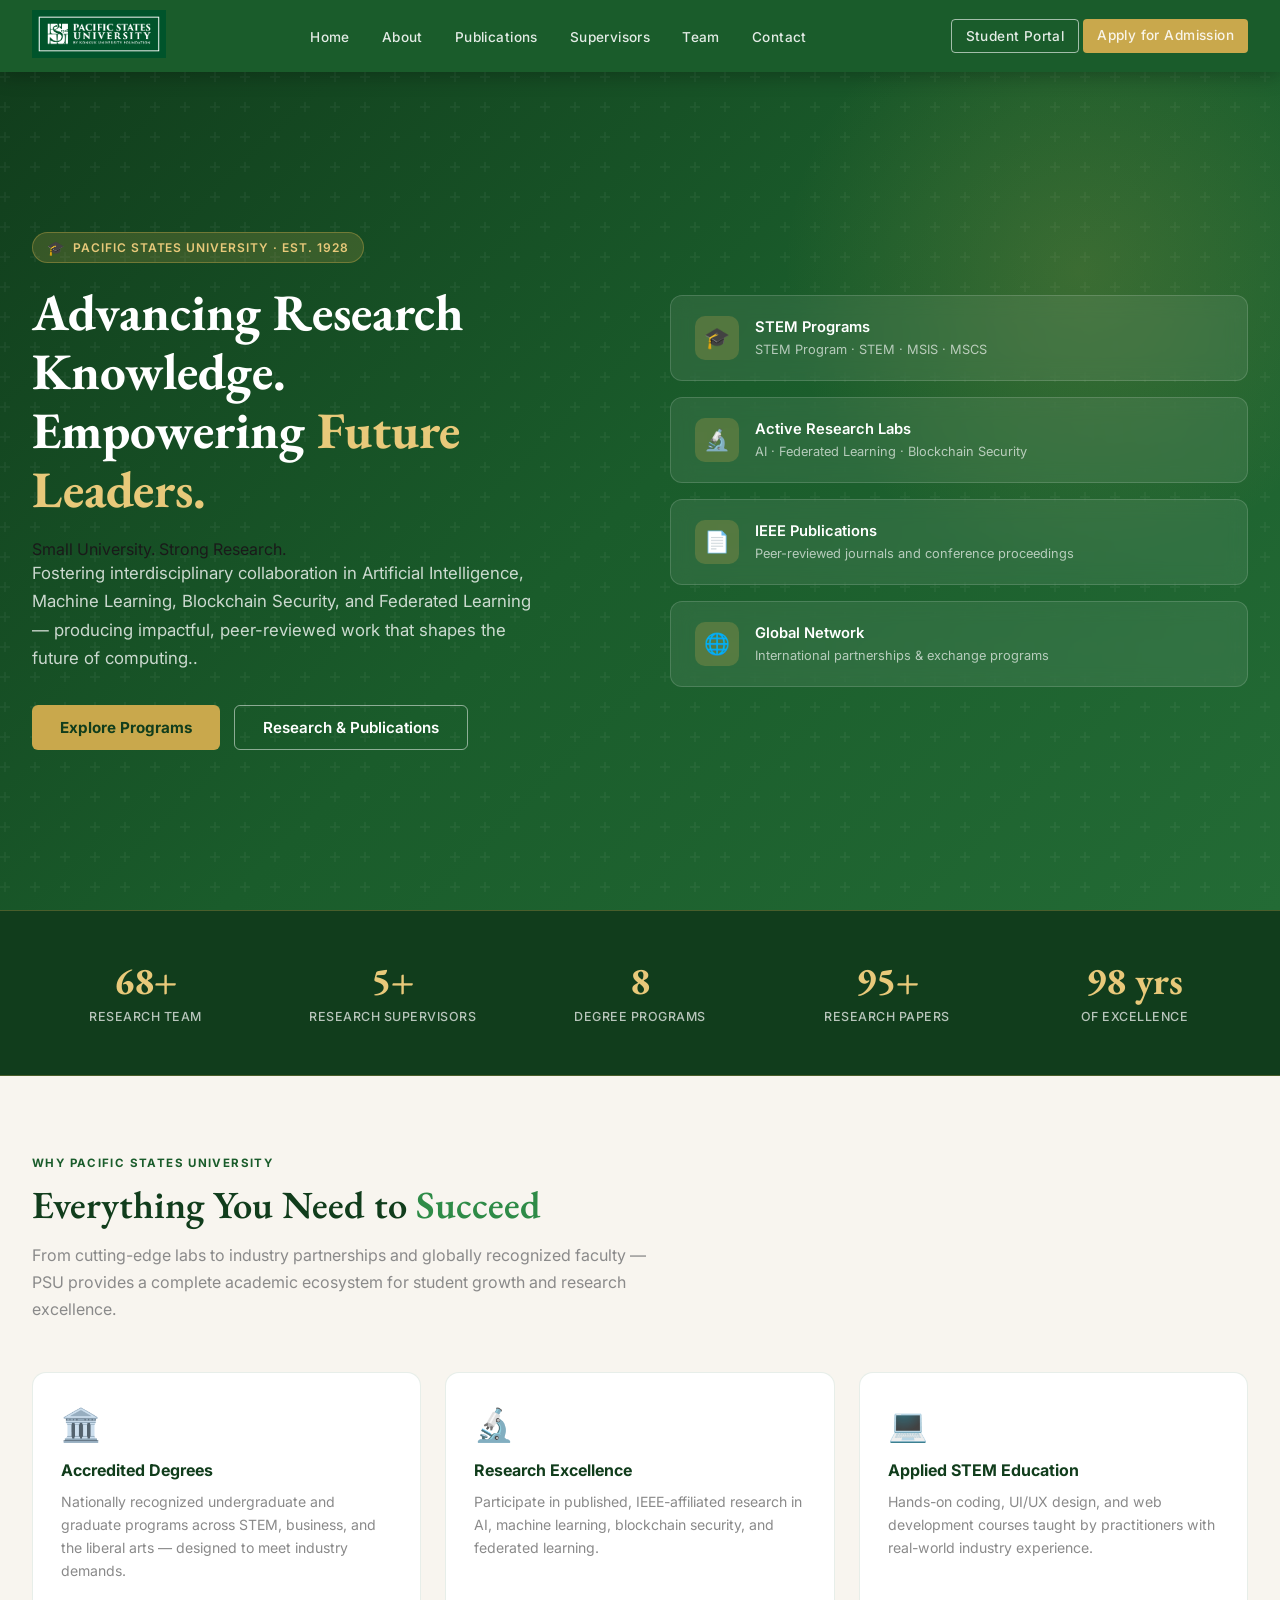
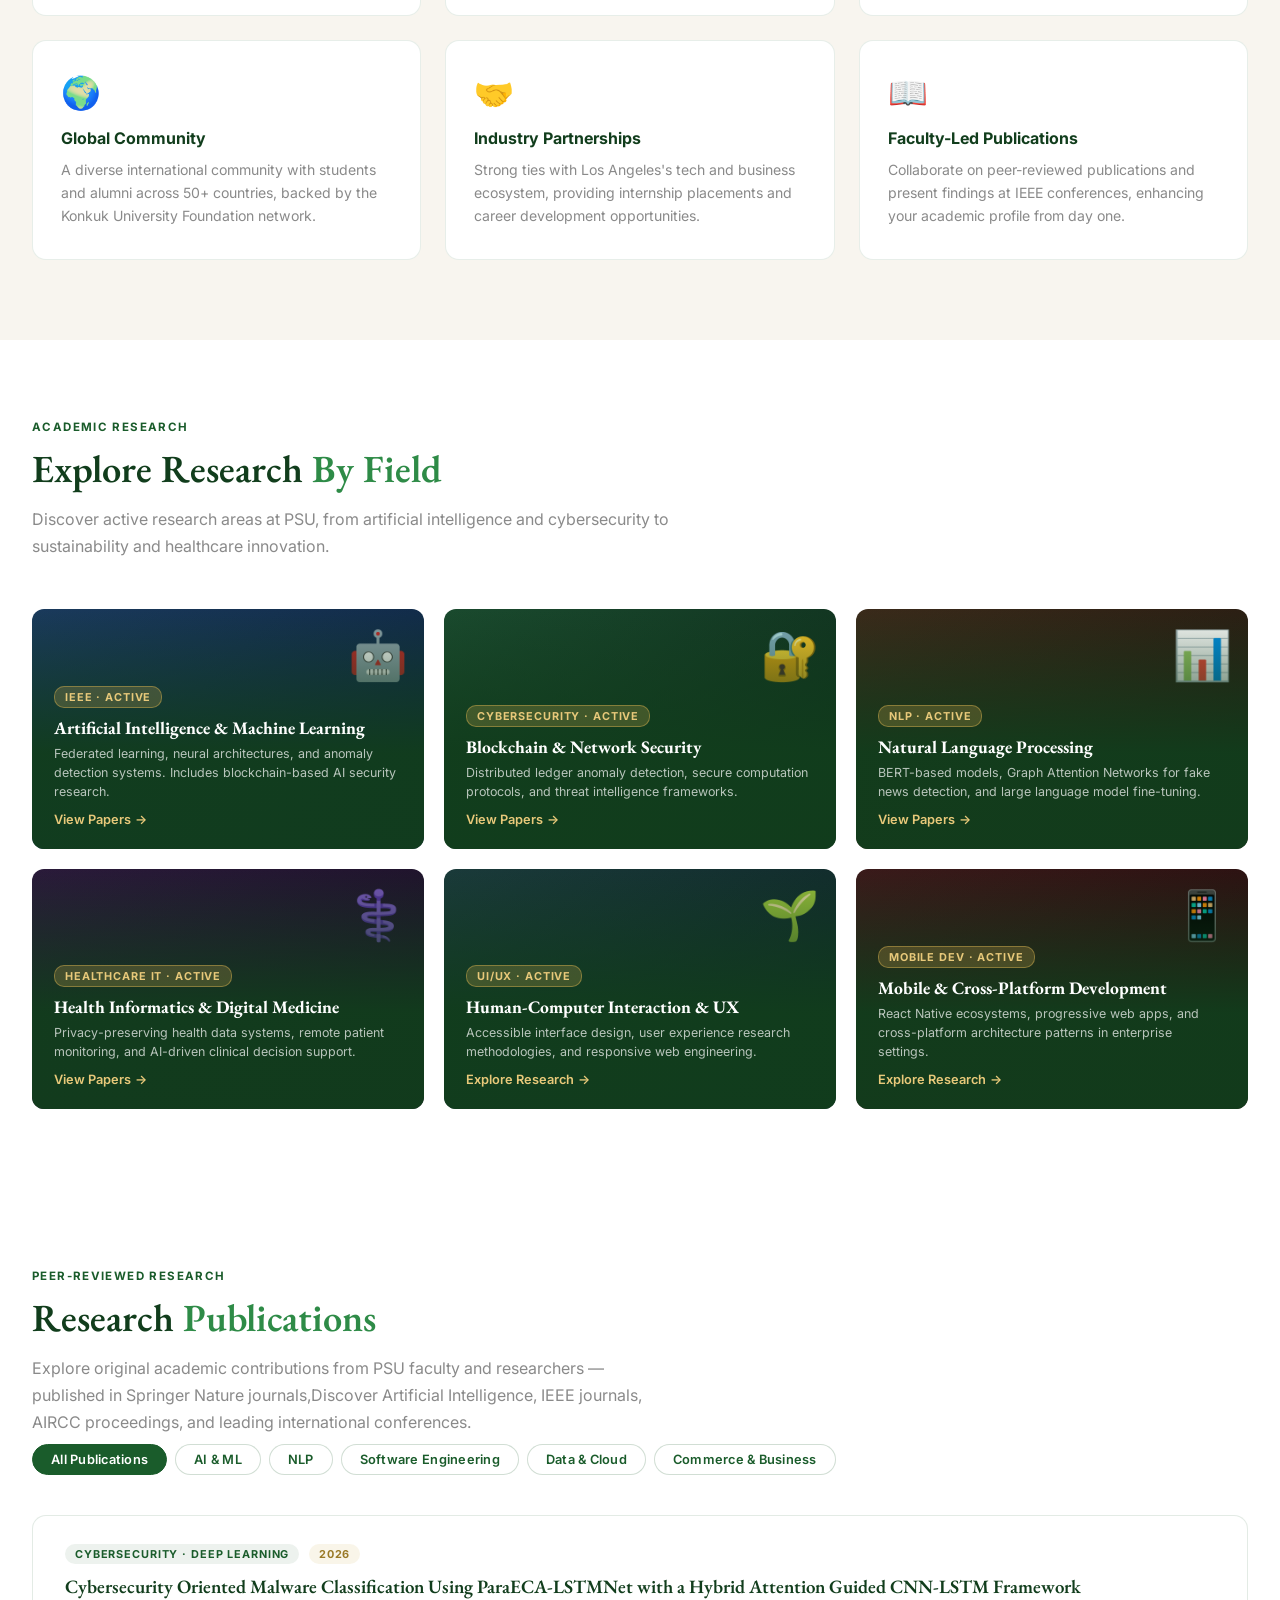
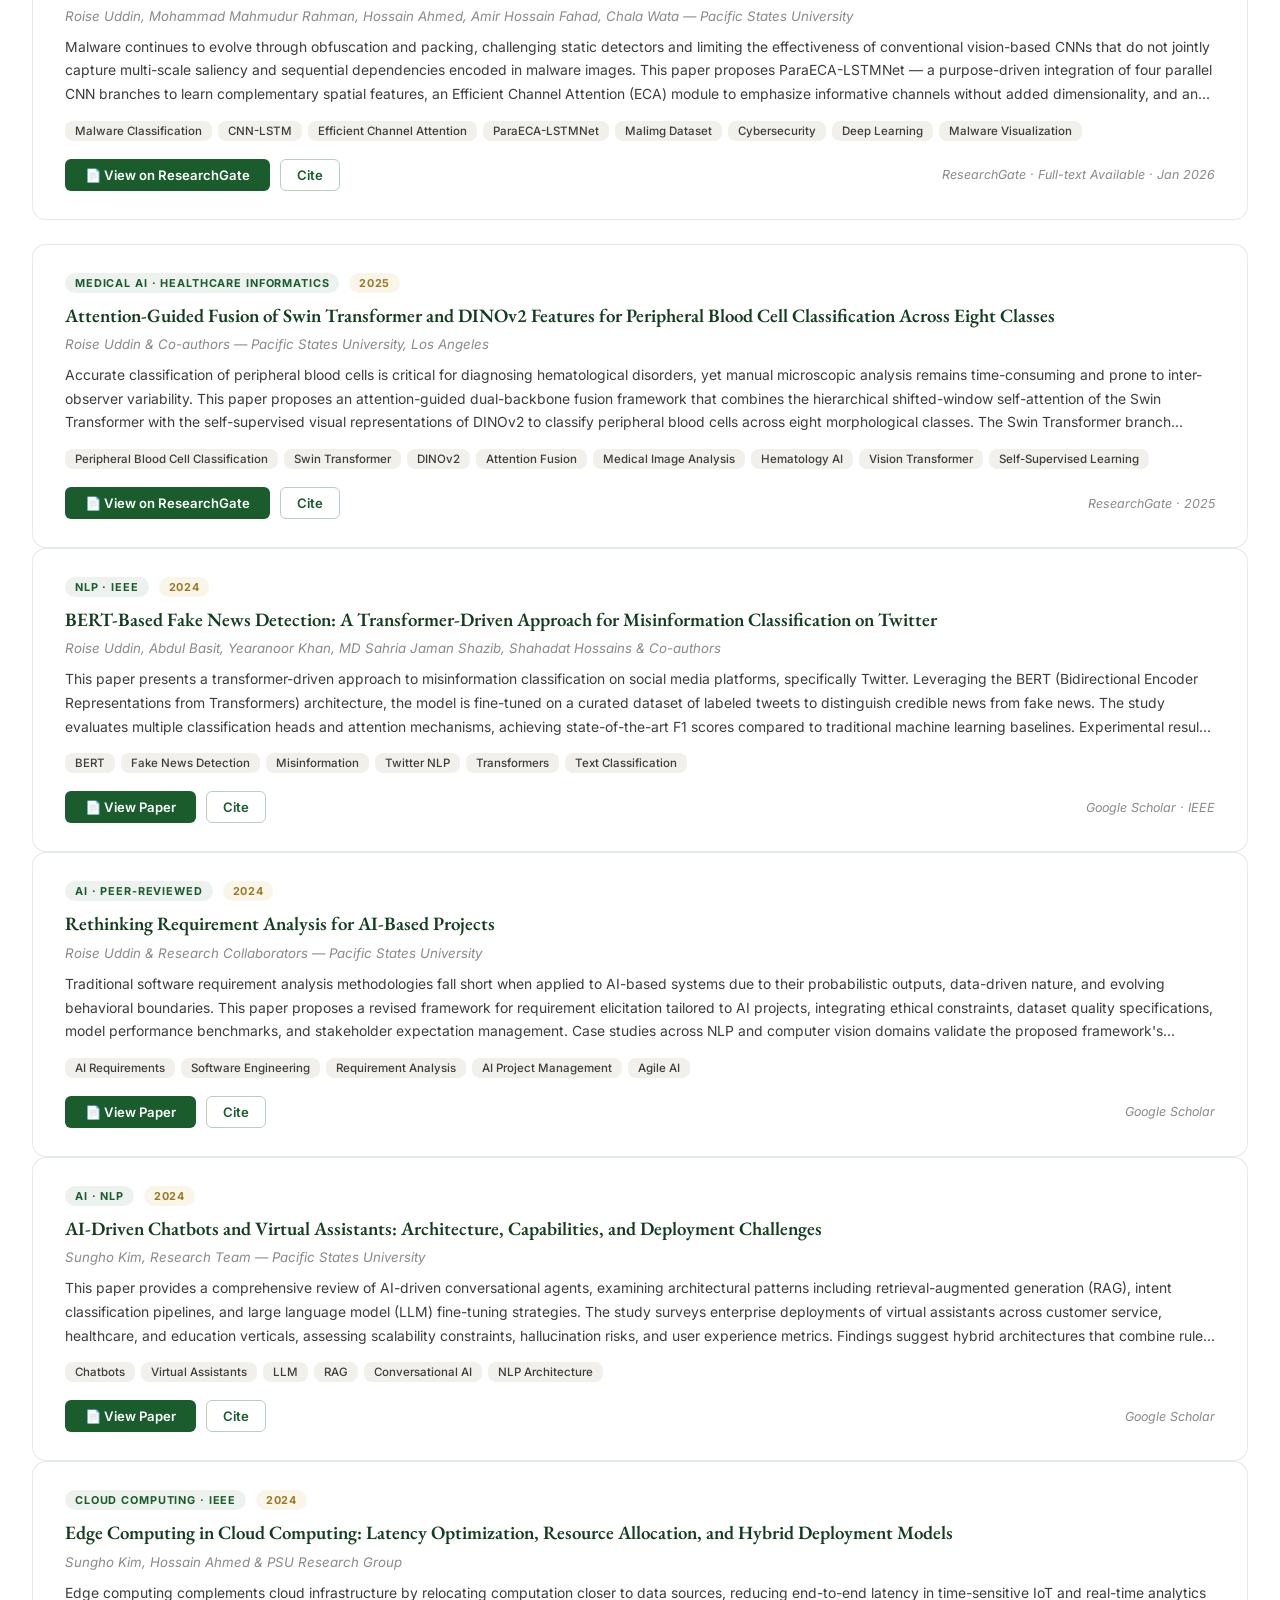
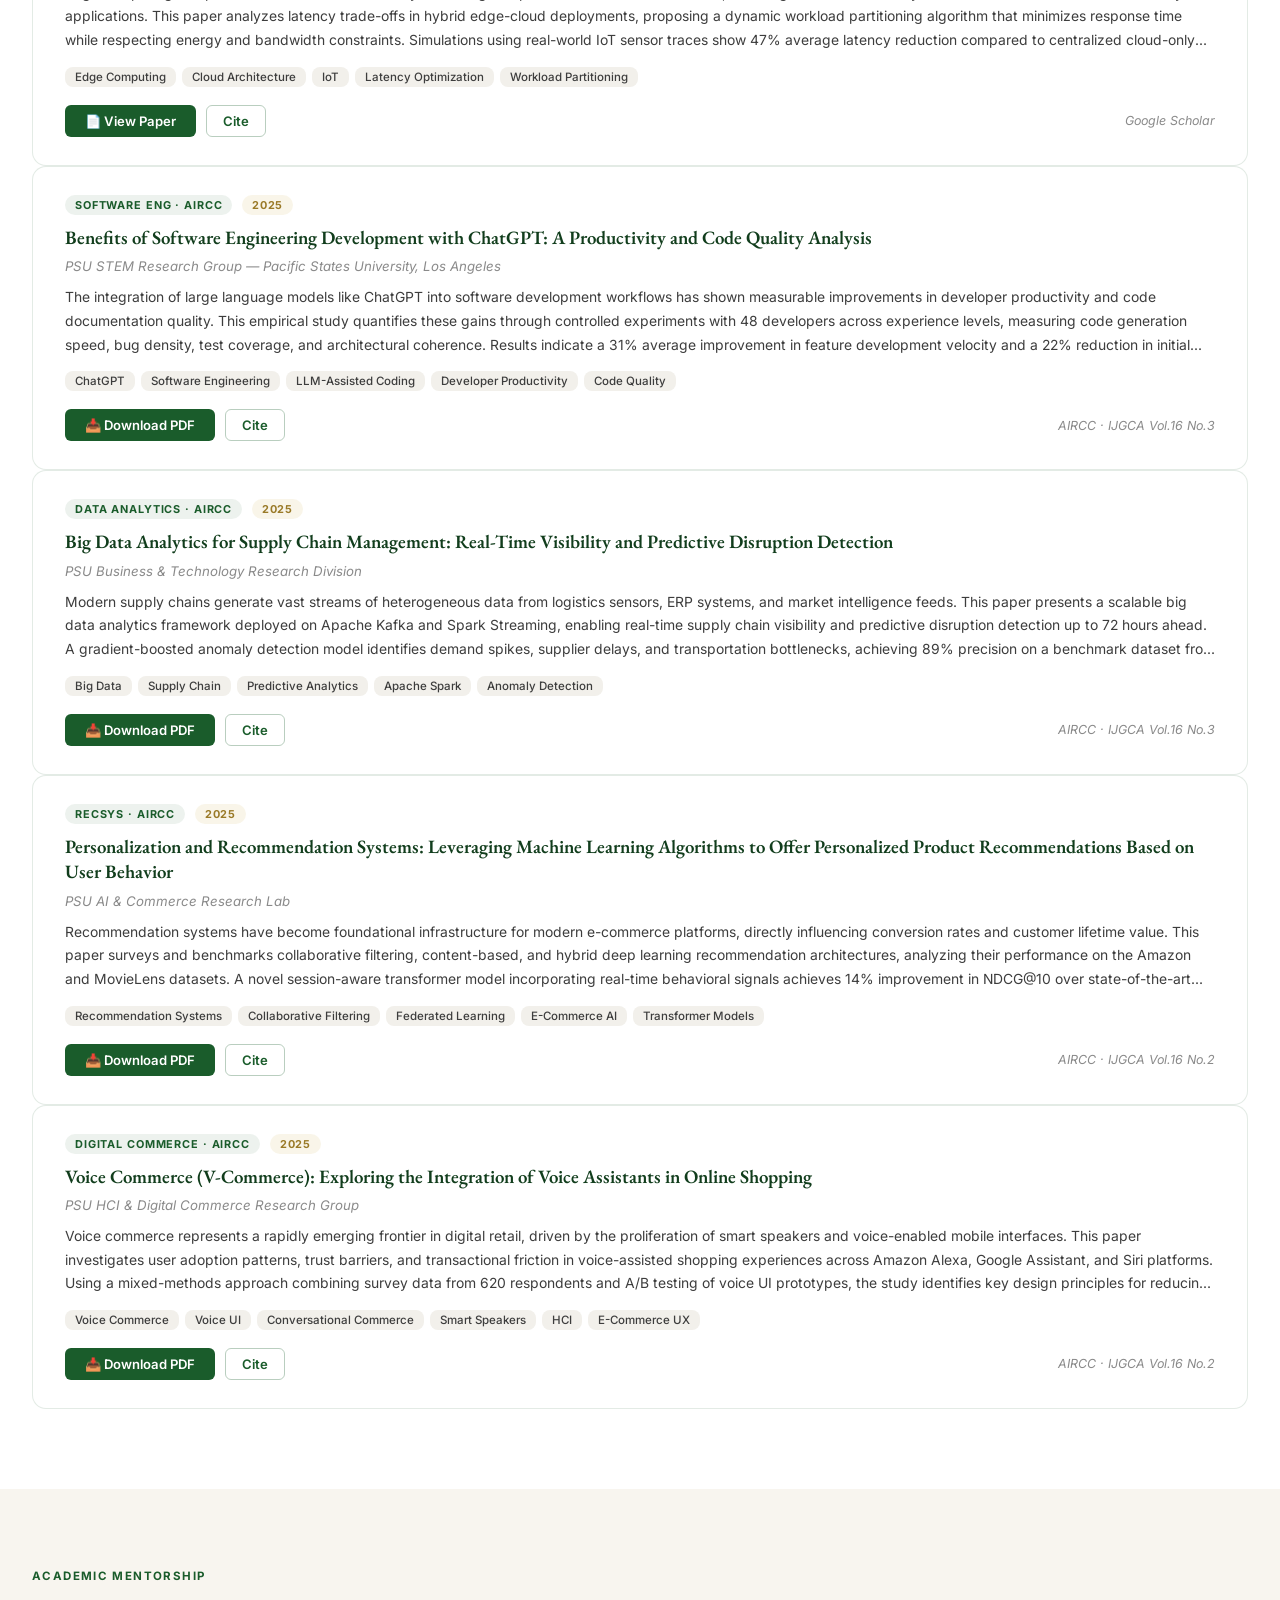
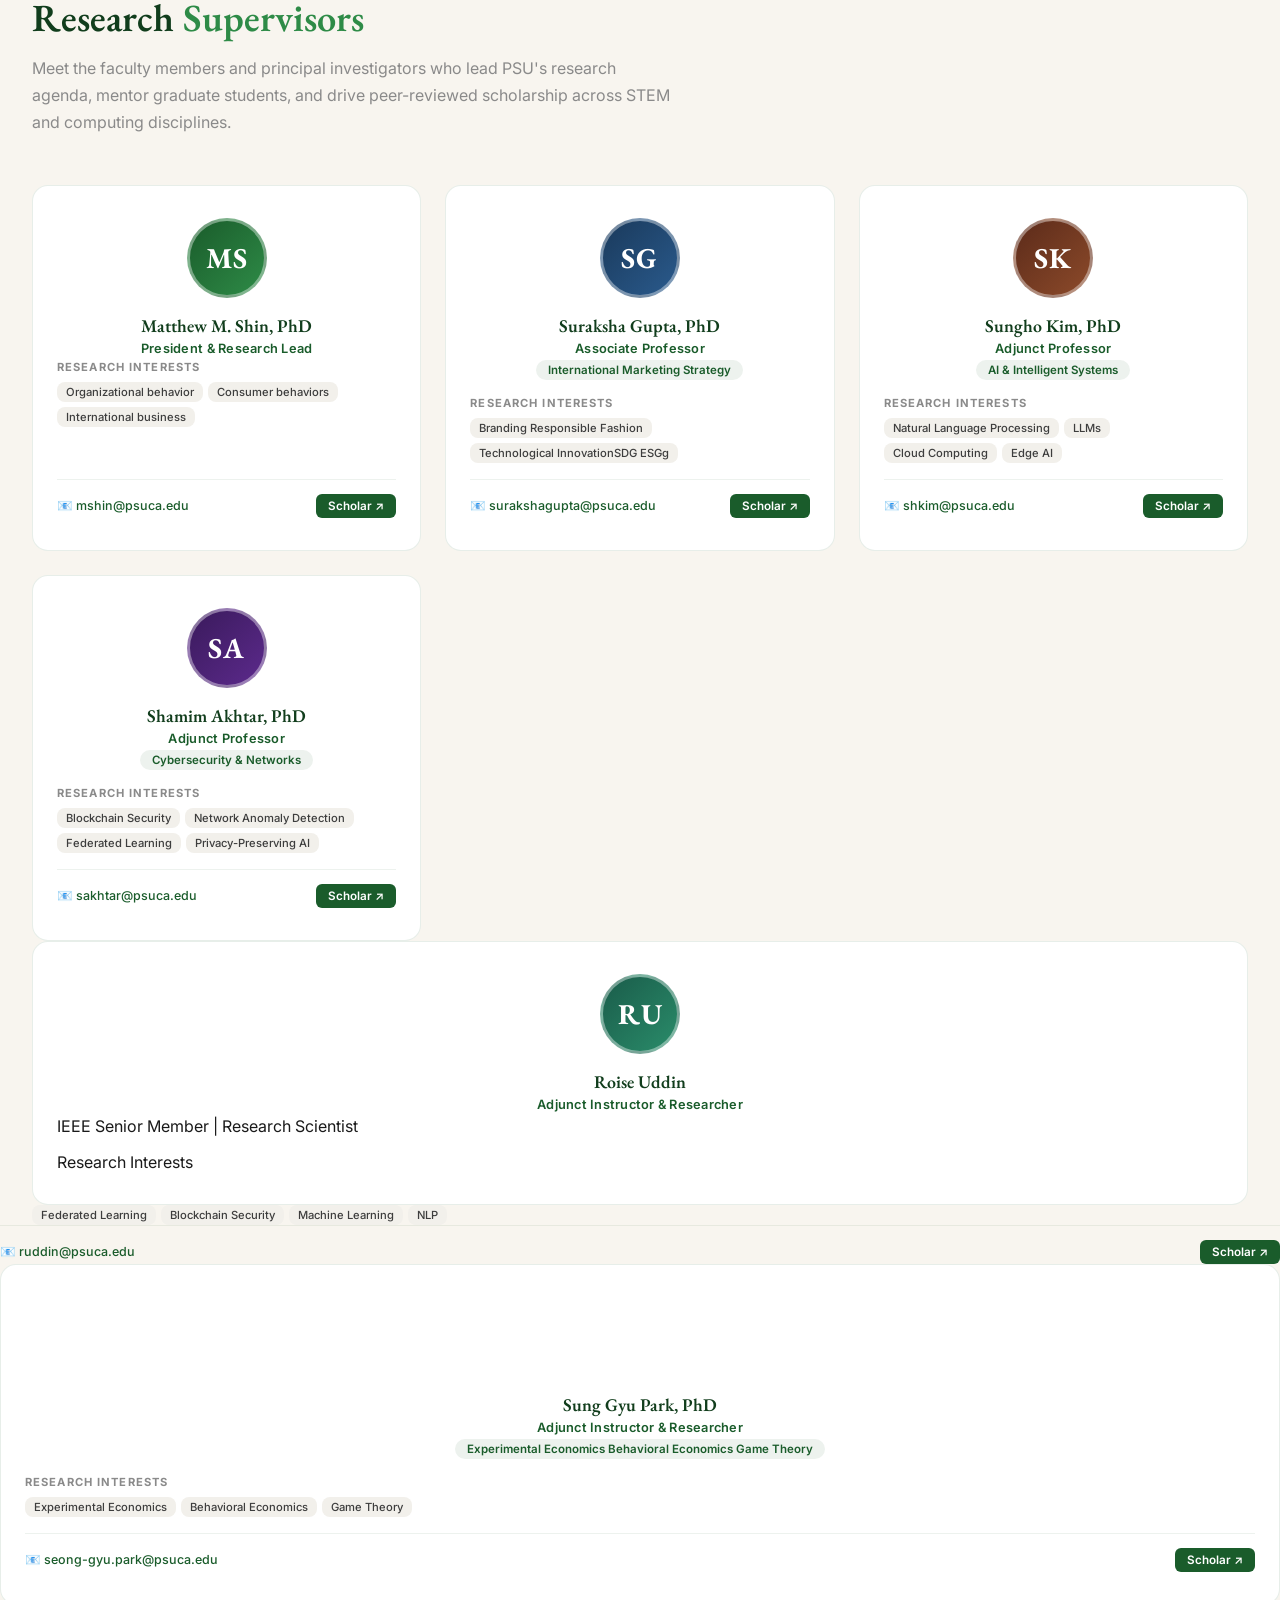
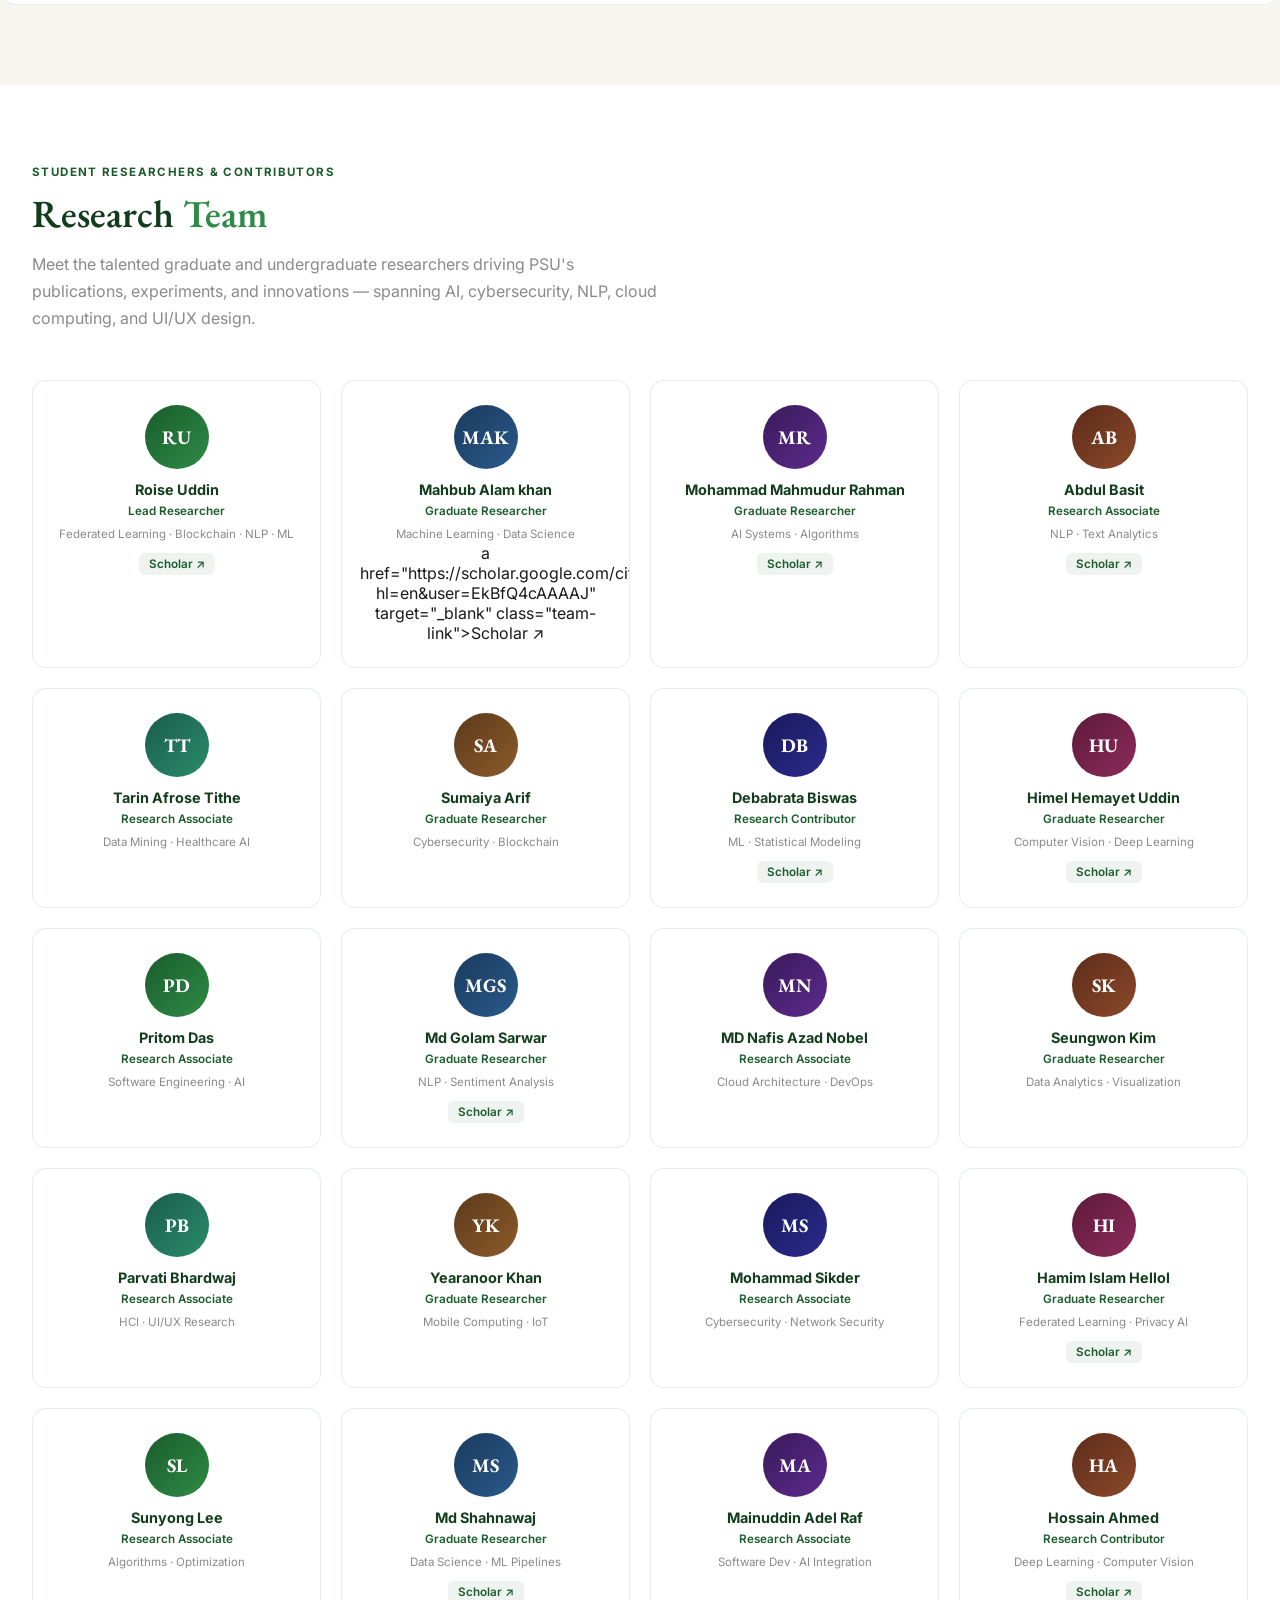
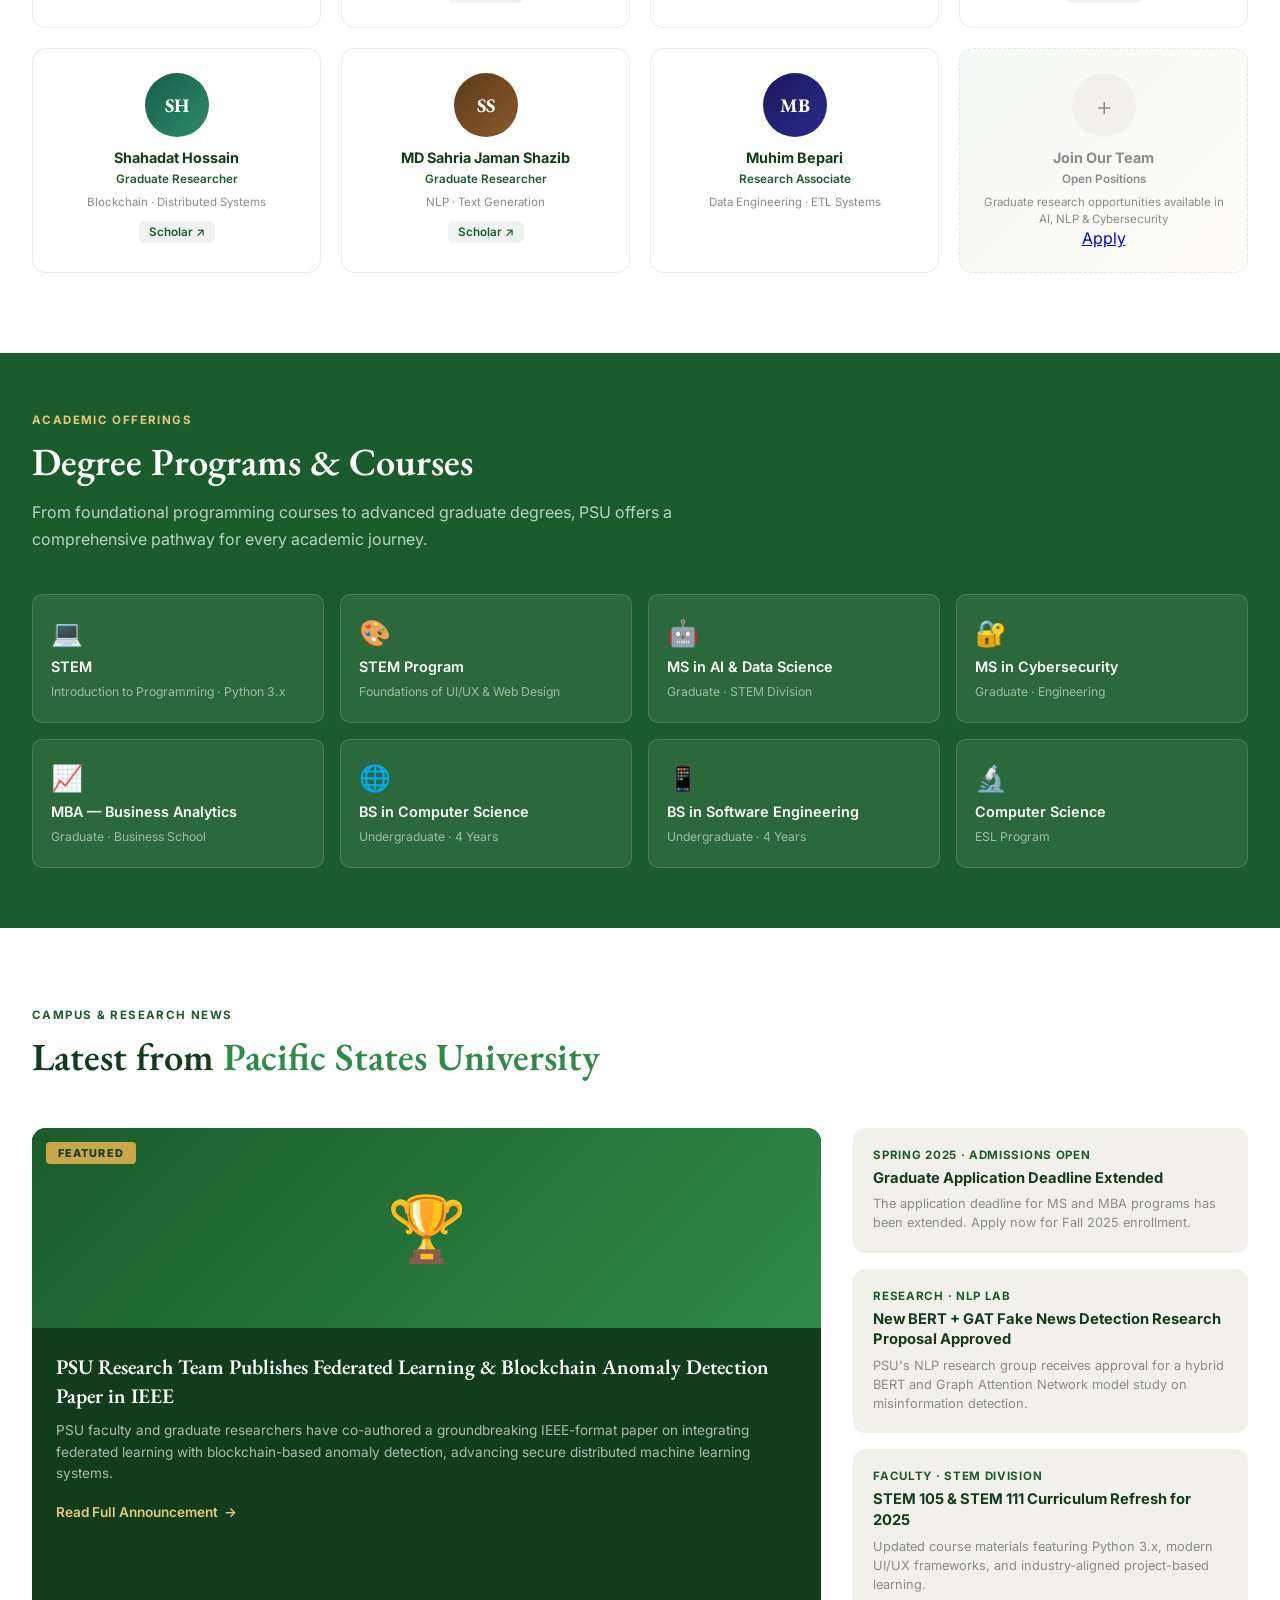
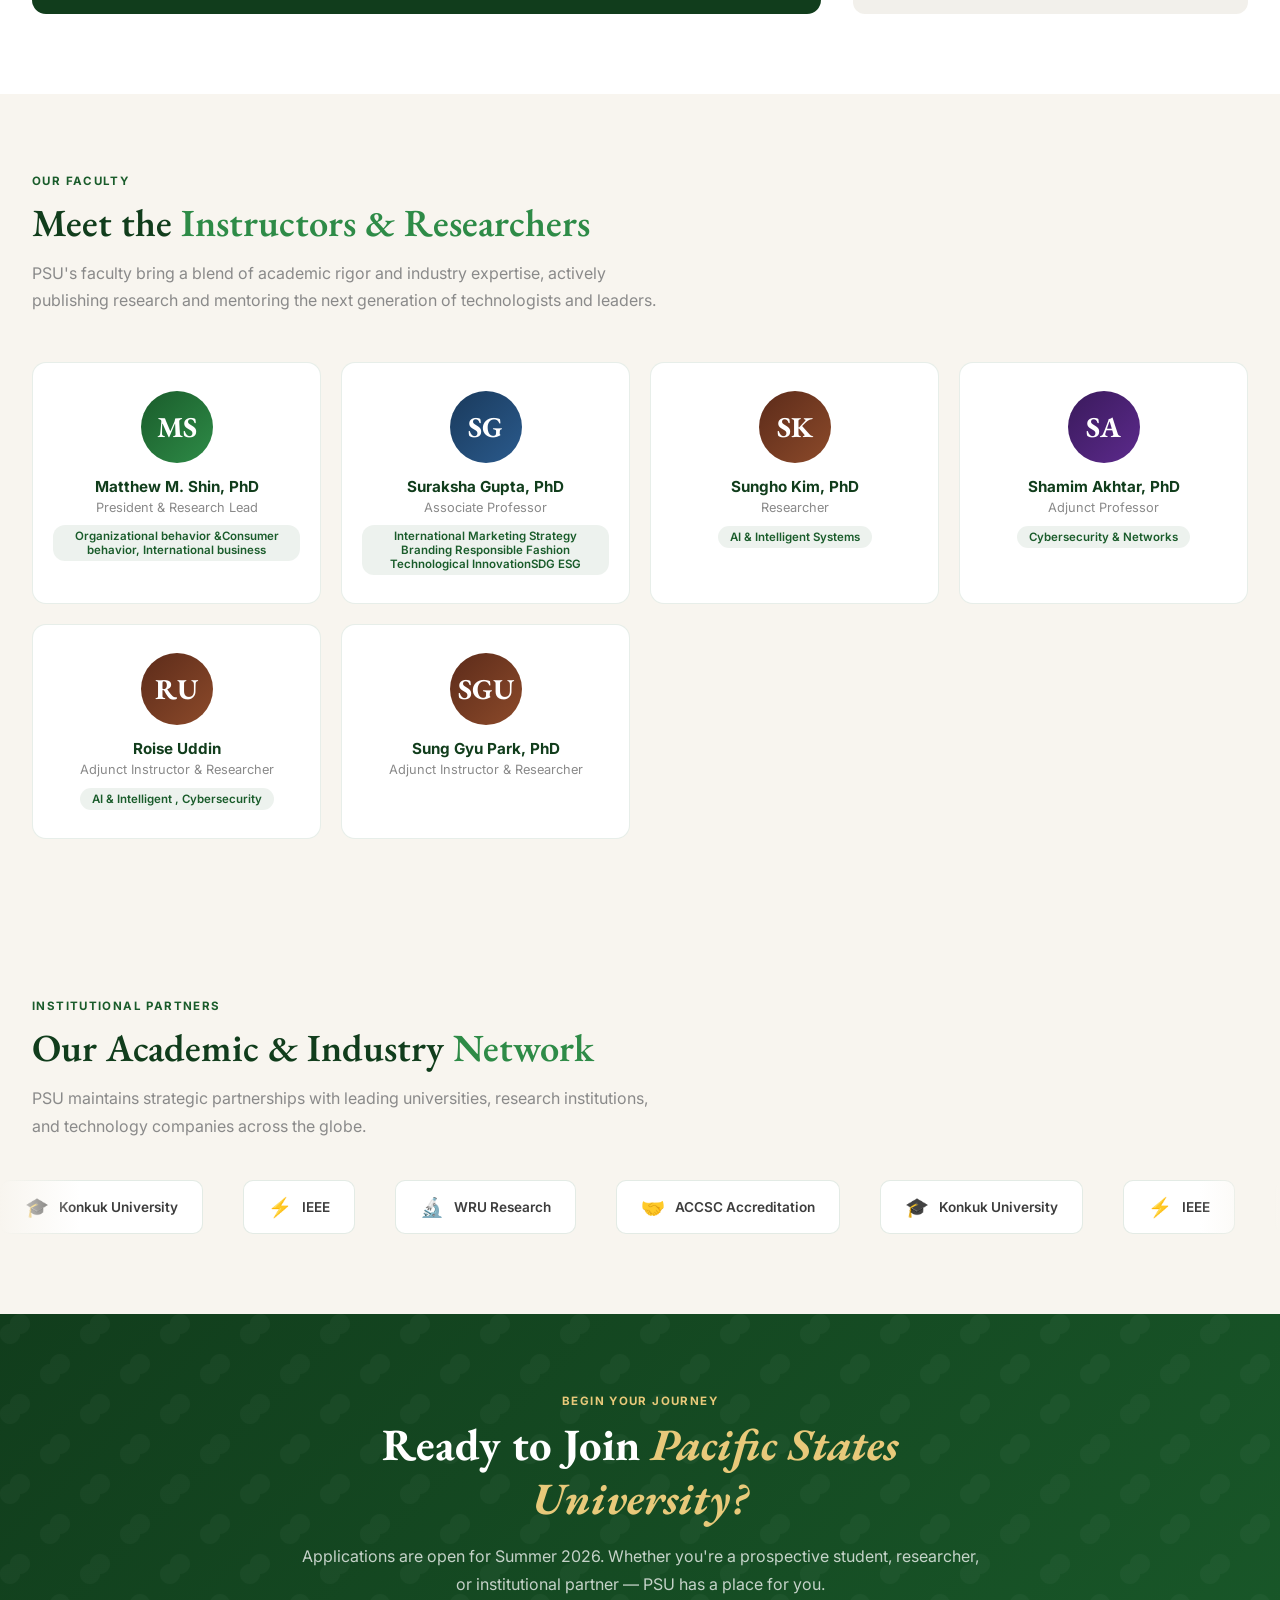
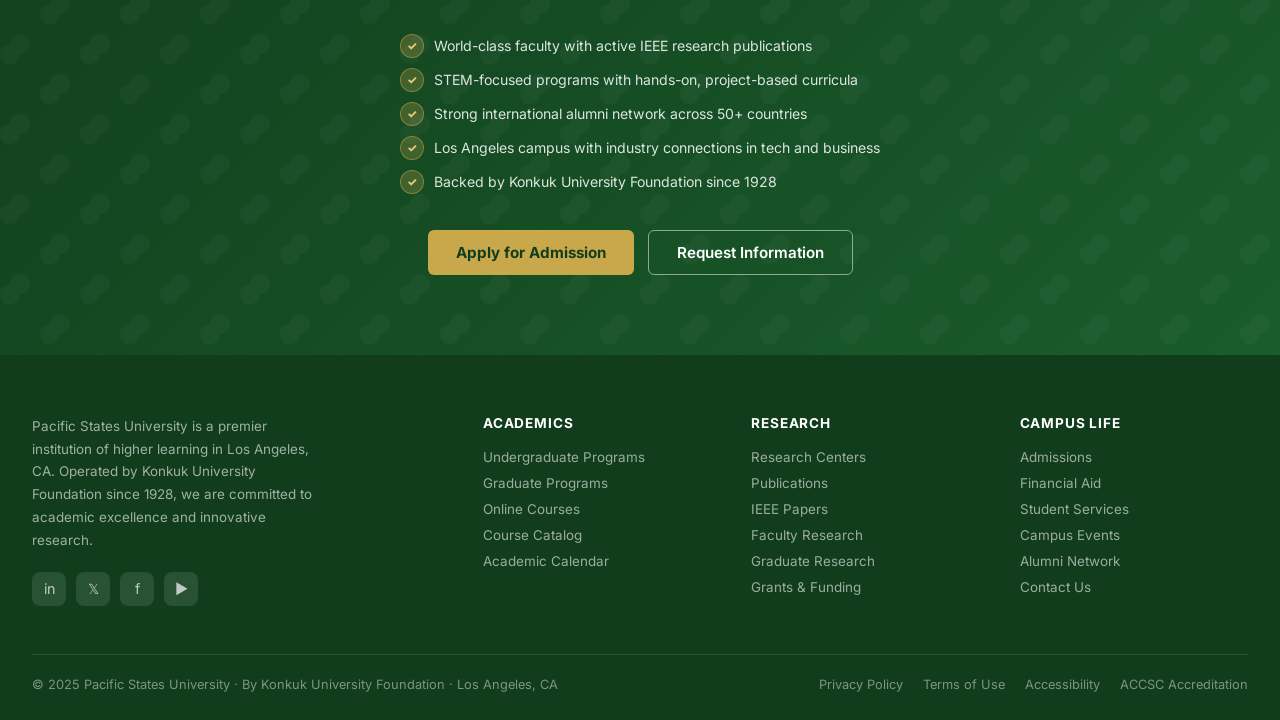
<file: index1.html>
<!DOCTYPE html>
<html lang="en">
<head>
<meta charset="UTF-8">
<meta name="viewport" content="width=device-width, initial-scale=1.0">
<title>Pacific States University — Academic & Research Portal</title>
<link href="https://fonts.googleapis.com/css2?family=EB+Garamond:wght@400;500;600;700&family=Inter:wght@300;400;500;600;700&display=swap" rel="stylesheet">
<style>
  :root {
    --psu-green: #1a5c2b;
    --psu-green-dark: #113d1c;
    --psu-green-mid: #236b35;
    --psu-green-light: #2e8b47;
    --psu-gold: #c9a84c;
    --psu-gold-light: #e8c97a;
    --white: #ffffff;
    --cream: #f8f5ef;
    --gray-light: #f2f0eb;
    --gray: #8a8a8a;
    --text-dark: #1a1a1a;
    --text-mid: #3d3d3d;
  }

  * { margin: 0; padding: 0; box-sizing: border-box; }

  html { scroll-behavior: smooth; }

  body {
    font-family: 'Inter', sans-serif;
    color: var(--text-dark);
    background: var(--white);
    overflow-x: hidden;
  }

  /* ── TOP BAR ── */
  .top-bar {
    background: var(--psu-green-dark);
    color: #c5dac9;
    font-size: 0.75rem;
    letter-spacing: 0.04em;
    padding: 6px 0;
    text-align: center;
  }
  .top-bar span { margin: 0 20px; }
  .top-bar a { color: var(--psu-gold-light); text-decoration: none; }
  .top-bar a:hover { text-decoration: underline; }

  /* ── NAVBAR ── */
  nav {
    background: var(--psu-green);
    position: sticky;
    top: 0;
    z-index: 100;
    box-shadow: 0 2px 20px rgba(0,0,0,0.3);
  }
  .nav-inner {
    max-width: 1280px;
    margin: 0 auto;
    padding: 0 32px;
    display: flex;
    align-items: center;
    justify-content: space-between;
    height: 72px;
  }
  .nav-logo img {
    height: 48px;
    filter: brightness(1.05);
  }
  .nav-links {
    display: flex;
    gap: 4px;
    list-style: none;
  }
  .nav-links a {
    color: rgba(255,255,255,0.88);
    text-decoration: none;
    font-size: 0.85rem;
    font-weight: 500;
    letter-spacing: 0.03em;
    padding: 8px 14px;
    border-radius: 4px;
    transition: all 0.2s;
  }
  .nav-links a:hover {
    background: rgba(255,255,255,0.12);
    color: var(--white);
  }
  .nav-cta {
    display: flex;
    gap: 10px;
  }
  .btn-outline-white {
    border: 1.5px solid rgba(255,255,255,0.6);
    color: var(--white);
    background: transparent;
    padding: 8px 18px;
    border-radius: 4px;
    font-size: 0.82rem;
    font-weight: 600;
    cursor: pointer;
    text-decoration: none;
    transition: all 0.2s;
  }
  .btn-outline-white:hover { background: rgba(255,255,255,0.15); border-color: white; }
  .btn-gold {
    background: var(--psu-gold);
    color: var(--psu-green-dark);
    padding: 8px 20px;
    border-radius: 4px;
    font-size: 0.82rem;
    font-weight: 700;
    cursor: pointer;
    text-decoration: none;
    transition: all 0.2s;
    border: none;
  }
  .btn-gold:hover { background: var(--psu-gold-light); }

  /* ── HERO ── */
  .hero {
    background: linear-gradient(135deg, var(--psu-green-dark) 0%, var(--psu-green) 50%, var(--psu-green-mid) 100%);
    position: relative;
    overflow: hidden;
    min-height: 580px;
    display: flex;
    align-items: center;
  }
  .hero::before {
    content: '';
    position: absolute;
    inset: 0;
    background: url("data:image/svg+xml,%3Csvg width='60' height='60' viewBox='0 0 60 60' xmlns='http://www.w3.org/2000/svg'%3E%3Cg fill='none' fill-rule='evenodd'%3E%3Cg fill='%23ffffff' fill-opacity='0.04'%3E%3Cpath d='M36 34v-4h-2v4h-4v2h4v4h2v-4h4v-2h-4zm0-30V0h-2v4h-4v2h4v4h2V6h4V4h-4zM6 34v-4H4v4H0v2h4v4h2v-4h4v-2H6zM6 4V0H4v4H0v2h4v4h2V6h4V4H6z'/%3E%3C/g%3E%3C/g%3E%3C/svg%3E");
  }
  .hero-glow {
    position: absolute;
    width: 600px; height: 600px;
    border-radius: 50%;
    background: radial-gradient(circle, rgba(201,168,76,0.18) 0%, transparent 70%);
    right: -100px; top: -100px;
    pointer-events: none;
  }
  .hero-inner {
    max-width: 1280px;
    margin: 0 auto;
    padding: 80px 32px;
    position: relative;
    z-index: 2;
    display: grid;
    grid-template-columns: 1fr 1fr;
    gap: 60px;
    align-items: center;
  }
  .hero-badge {
    display: inline-flex;
    align-items: center;
    gap: 8px;
    background: rgba(201,168,76,0.2);
    border: 1px solid rgba(201,168,76,0.4);
    color: var(--psu-gold-light);
    padding: 6px 14px;
    border-radius: 20px;
    font-size: 0.75rem;
    font-weight: 600;
    letter-spacing: 0.08em;
    text-transform: uppercase;
    margin-bottom: 20px;
  }
  .hero-badge::before { content: '🎓'; font-size: 14px; }
  .hero h1 {
    font-family: 'EB Garamond', serif;
    font-size: clamp(2.2rem, 4vw, 3.2rem);
    font-weight: 700;
    color: var(--white);
    line-height: 1.15;
    margin-bottom: 20px;
  }
  .hero h1 em {
    font-style: normal;
    color: var(--psu-gold-light);
  }
  .hero p {
    color: rgba(255,255,255,0.78);
    font-size: 1.05rem;
    line-height: 1.7;
    margin-bottom: 32px;
    max-width: 500px;
  }
  .hero-buttons {
    display: flex;
    gap: 14px;
    flex-wrap: wrap;
  }
  .btn-primary {
    background: var(--psu-gold);
    color: var(--psu-green-dark);
    padding: 13px 28px;
    border-radius: 6px;
    font-size: 0.95rem;
    font-weight: 700;
    text-decoration: none;
    transition: all 0.2s;
    display: inline-block;
  }
  .btn-primary:hover { background: var(--psu-gold-light); transform: translateY(-1px); box-shadow: 0 4px 16px rgba(201,168,76,0.4); }
  .btn-secondary {
    border: 1.5px solid rgba(255,255,255,0.5);
    color: var(--white);
    background: transparent;
    padding: 12px 28px;
    border-radius: 6px;
    font-size: 0.95rem;
    font-weight: 600;
    text-decoration: none;
    transition: all 0.2s;
    display: inline-block;
  }
  .btn-secondary:hover { background: rgba(255,255,255,0.1); border-color: white; }

  .hero-visual {
    display: flex;
    flex-direction: column;
    gap: 16px;
  }
  .hero-card {
    background: rgba(255,255,255,0.08);
    border: 1px solid rgba(255,255,255,0.15);
    backdrop-filter: blur(10px);
    border-radius: 12px;
    padding: 20px 24px;
    display: flex;
    align-items: center;
    gap: 16px;
    transition: all 0.3s;
  }
  .hero-card:hover { background: rgba(255,255,255,0.12); transform: translateX(4px); }
  .hero-card-icon {
    width: 44px; height: 44px;
    border-radius: 10px;
    background: rgba(201,168,76,0.25);
    display: flex;
    align-items: center;
    justify-content: center;
    font-size: 1.3rem;
    flex-shrink: 0;
  }
  .hero-card-text strong {
    display: block;
    color: var(--white);
    font-size: 0.92rem;
    font-weight: 600;
    margin-bottom: 2px;
  }
  .hero-card-text span {
    color: rgba(255,255,255,0.65);
    font-size: 0.8rem;
  }

  /* ── STATS ── */
  .stats {
    background: var(--psu-green-dark);
    padding: 40px 0;
    border-top: 1px solid rgba(201,168,76,0.3);
    border-bottom: 1px solid rgba(201,168,76,0.3);
  }
  .stats-inner {
    max-width: 1280px;
    margin: 0 auto;
    padding: 0 32px;
    display: grid;
    grid-template-columns: repeat(5, 1fr);
    gap: 20px;
    text-align: center;
  }
  .stat-item { padding: 10px; }
  .stat-num {
    font-family: 'EB Garamond', serif;
    font-size: 2.4rem;
    font-weight: 700;
    color: var(--psu-gold-light);
    display: block;
    line-height: 1;
    margin-bottom: 6px;
  }
  .stat-label {
    color: rgba(255,255,255,0.7);
    font-size: 0.78rem;
    font-weight: 500;
    letter-spacing: 0.04em;
    text-transform: uppercase;
  }
  .stat-divider {
    width: 1px;
    background: rgba(255,255,255,0.12);
    align-self: stretch;
    margin: auto 0;
  }

  /* ── SECTIONS GENERAL ── */
  section { padding: 80px 0; }
  .section-inner { max-width: 1280px; margin: 0 auto; padding: 0 32px; }
  .section-label {
    font-size: 0.72rem;
    font-weight: 700;
    letter-spacing: 0.12em;
    text-transform: uppercase;
    color: var(--psu-green);
    margin-bottom: 10px;
    display: block;
  }
  .section-title {
    font-family: 'EB Garamond', serif;
    font-size: clamp(1.8rem, 3vw, 2.4rem);
    font-weight: 600;
    color: var(--psu-green-dark);
    line-height: 1.25;
    margin-bottom: 14px;
  }
  .section-title em {
    font-style: normal;
    color: var(--psu-green-light);
  }
  .section-sub {
    color: var(--gray);
    font-size: 1rem;
    line-height: 1.7;
    max-width: 640px;
  }

  /* ── WHY FEATURES ── */
  .features-bg { background: var(--cream); }
  .features-grid {
    display: grid;
    grid-template-columns: repeat(3, 1fr);
    gap: 24px;
    margin-top: 48px;
  }
  .feature-card {
    background: var(--white);
    border: 1px solid rgba(26,92,43,0.1);
    border-radius: 14px;
    padding: 32px 28px;
    transition: all 0.3s;
    position: relative;
    overflow: hidden;
  }
  .feature-card::before {
    content: '';
    position: absolute;
    top: 0; left: 0; right: 0;
    height: 3px;
    background: linear-gradient(90deg, var(--psu-green), var(--psu-gold));
    opacity: 0;
    transition: opacity 0.3s;
  }
  .feature-card:hover { transform: translateY(-4px); box-shadow: 0 12px 32px rgba(26,92,43,0.12); }
  .feature-card:hover::before { opacity: 1; }
  .feature-icon {
    font-size: 2rem;
    margin-bottom: 16px;
    display: block;
  }
  .feature-title {
    font-weight: 700;
    font-size: 1rem;
    color: var(--psu-green-dark);
    margin-bottom: 10px;
  }
  .feature-desc {
    color: var(--gray);
    font-size: 0.88rem;
    line-height: 1.65;
  }

  /* ── RESEARCH FIELDS ── */
  .research-grid {
    display: grid;
    grid-template-columns: repeat(3, 1fr);
    gap: 20px;
    margin-top: 48px;
  }
  .research-card {
    border-radius: 12px;
    overflow: hidden;
    position: relative;
    height: 240px;
    cursor: pointer;
    transition: all 0.3s;
  }
  .research-card:hover { transform: scale(1.02); box-shadow: 0 12px 40px rgba(0,0,0,0.2); }
  .research-card-bg {
    position: absolute;
    inset: 0;
    display: flex;
    align-items: flex-start;
    justify-content: flex-end;
    padding: 16px;
    font-size: 3rem;
  }
  .research-card-overlay {
    position: absolute;
    inset: 0;
    background: linear-gradient(to top, rgba(17,61,28,0.95) 40%, transparent 100%);
    display: flex;
    flex-direction: column;
    justify-content: flex-end;
    padding: 22px;
  }
  .research-badge {
    background: rgba(201,168,76,0.25);
    border: 1px solid rgba(201,168,76,0.5);
    color: var(--psu-gold-light);
    font-size: 0.68rem;
    font-weight: 700;
    letter-spacing: 0.08em;
    text-transform: uppercase;
    padding: 3px 10px;
    border-radius: 10px;
    margin-bottom: 8px;
    display: inline-block;
    width: fit-content;
  }
  .research-title {
    color: var(--white);
    font-weight: 700;
    font-size: 1rem;
    margin-bottom: 6px;
    font-family: 'EB Garamond', serif;
    font-size: 1.1rem;
  }
  .research-desc {
    color: rgba(255,255,255,0.7);
    font-size: 0.78rem;
    line-height: 1.5;
  }
  .research-link {
    color: var(--psu-gold-light);
    font-size: 0.8rem;
    font-weight: 600;
    margin-top: 10px;
    display: inline-flex;
    align-items: center;
    gap: 4px;
    text-decoration: none;
  }
  .research-link::after { content: '→'; transition: transform 0.2s; }
  .research-card:hover .research-link::after { transform: translateX(4px); }

  /* card backgrounds */
  .rc-ai { background: linear-gradient(135deg, #1a3a5c 0%, #0d2340 100%); }
  .rc-stem { background: linear-gradient(135deg, #1a4a2e 0%, #0d2a1a 100%); }
  .rc-biz { background: linear-gradient(135deg, #3a2a1a 0%, #231810 100%); }
  .rc-health { background: linear-gradient(135deg, #2a1a3a 0%, #1a1025 100%); }
  .rc-env { background: linear-gradient(135deg, #1a3a3a 0%, #0d2525 100%); }
  .rc-social { background: linear-gradient(135deg, #3a1a1a 0%, #250d0d 100%); }

  /* ── PROGRAMS STRIP ── */
  .programs-strip { background: var(--psu-green); padding: 60px 0; }
  .programs-strip .section-label { color: var(--psu-gold-light); }
  .programs-strip .section-title { color: var(--white); }
  .programs-strip .section-sub { color: rgba(255,255,255,0.72); }
  .programs-list {
    display: grid;
    grid-template-columns: repeat(4, 1fr);
    gap: 16px;
    margin-top: 40px;
  }
  .program-item {
    background: rgba(255,255,255,0.08);
    border: 1px solid rgba(255,255,255,0.14);
    border-radius: 10px;
    padding: 22px 18px;
    transition: all 0.25s;
    cursor: pointer;
    text-decoration: none;
    display: block;
  }
  .program-item:hover { background: rgba(255,255,255,0.14); transform: translateY(-2px); }
  .program-item-icon { font-size: 1.6rem; margin-bottom: 10px; display: block; }
  .program-item-name {
    color: var(--white);
    font-weight: 600;
    font-size: 0.9rem;
    margin-bottom: 5px;
    display: block;
  }
  .program-item-dept {
    color: rgba(255,255,255,0.55);
    font-size: 0.76rem;
  }

  /* ── ANNOUNCEMENTS ── */
  .announcements-grid {
    display: grid;
    grid-template-columns: 2fr 1fr;
    gap: 32px;
    margin-top: 48px;
  }
  .announcement-main {
    border-radius: 14px;
    overflow: hidden;
    background: var(--psu-green-dark);
    position: relative;
  }
  .announcement-main-img {
    height: 200px;
    background: linear-gradient(135deg, #1a5c2b 0%, #2e8b47 100%);
    display: flex;
    align-items: center;
    justify-content: center;
    font-size: 4rem;
    position: relative;
  }
  .announcement-tag {
    position: absolute;
    top: 14px; left: 14px;
    background: var(--psu-gold);
    color: var(--psu-green-dark);
    font-size: 0.68rem;
    font-weight: 800;
    letter-spacing: 0.1em;
    text-transform: uppercase;
    padding: 4px 12px;
    border-radius: 4px;
  }
  .announcement-body { padding: 24px; }
  .announcement-body h3 {
    font-family: 'EB Garamond', serif;
    font-size: 1.3rem;
    font-weight: 600;
    color: var(--white);
    margin-bottom: 10px;
    line-height: 1.4;
  }
  .announcement-body p {
    color: rgba(255,255,255,0.65);
    font-size: 0.85rem;
    line-height: 1.6;
    margin-bottom: 16px;
  }
  .announcement-link {
    color: var(--psu-gold-light);
    font-size: 0.85rem;
    font-weight: 600;
    text-decoration: none;
    display: inline-flex;
    align-items: center;
    gap: 6px;
  }
  .announcement-link::after { content: '→'; }
  .announcements-side { display: flex; flex-direction: column; gap: 16px; }
  .side-card {
    background: var(--gray-light);
    border-radius: 12px;
    padding: 20px;
    transition: all 0.25s;
    cursor: pointer;
  }
  .side-card:hover { background: rgba(26,92,43,0.08); transform: translateX(4px); }
  .side-card-date {
    color: var(--psu-green);
    font-size: 0.72rem;
    font-weight: 700;
    letter-spacing: 0.06em;
    text-transform: uppercase;
    margin-bottom: 6px;
  }
  .side-card h4 {
    font-weight: 700;
    font-size: 0.92rem;
    color: var(--psu-green-dark);
    margin-bottom: 6px;
    line-height: 1.4;
  }
  .side-card p {
    color: var(--gray);
    font-size: 0.8rem;
    line-height: 1.5;
  }

  /* ── PARTNERS ── */
  .partners-bg { background: var(--cream); }
  .partners-track-wrapper {
    overflow: hidden;
    margin-top: 40px;
    position: relative;
  }
  .partners-track-wrapper::before,
  .partners-track-wrapper::after {
    content: '';
    position: absolute;
    top: 0; bottom: 0;
    width: 80px;
    z-index: 2;
    pointer-events: none;
  }
  .partners-track-wrapper::before { left: 0; background: linear-gradient(to right, var(--cream), transparent); }
  .partners-track-wrapper::after { right: 0; background: linear-gradient(to left, var(--cream), transparent); }
  .partners-track {
    display: flex;
    gap: 40px;
    animation: scroll-partners 30s linear infinite;
    width: max-content;
  }
  @keyframes scroll-partners {
    0% { transform: translateX(0); }
    100% { transform: translateX(-50%); }
  }
  .partner-badge {
    background: var(--white);
    border: 1px solid rgba(26,92,43,0.12);
    border-radius: 10px;
    padding: 14px 24px;
    display: flex;
    align-items: center;
    gap: 10px;
    white-space: nowrap;
    flex-shrink: 0;
    color: var(--text-mid);
    font-size: 0.85rem;
    font-weight: 600;
  }
  .partner-badge span { font-size: 1.2rem; }

  /* ── FACULTY SPOTLIGHT ── */
  .faculty-grid {
    display: grid;
    grid-template-columns: repeat(4, 1fr);
    gap: 20px;
    margin-top: 48px;
  }
  .faculty-card {
    background: var(--white);
    border: 1px solid rgba(26,92,43,0.1);
    border-radius: 14px;
    padding: 28px 20px;
    text-align: center;
    transition: all 0.3s;
  }
  .faculty-card:hover { transform: translateY(-4px); box-shadow: 0 12px 32px rgba(26,92,43,0.1); }
  .faculty-avatar {
    width: 72px; height: 72px;
    border-radius: 50%;
    margin: 0 auto 14px;
    display: flex;
    align-items: center;
    justify-content: center;
    font-size: 1.8rem;
    font-weight: 700;
    color: var(--white);
    font-family: 'EB Garamond', serif;
  }
  .fa-1 { background: linear-gradient(135deg, #1a5c2b, #2e8b47); }
  .fa-2 { background: linear-gradient(135deg, #1a3a5c, #2a5a8c); }
  .fa-3 { background: linear-gradient(135deg, #5c2b1a, #8c4a2a); }
  .fa-4 { background: linear-gradient(135deg, #3a1a5c, #5c2a8c); }
  .faculty-name {
    font-weight: 700;
    font-size: 0.95rem;
    color: var(--psu-green-dark);
    margin-bottom: 4px;
  }
  .faculty-role {
    color: var(--gray);
    font-size: 0.8rem;
    margin-bottom: 10px;
  }
  .faculty-dept {
    background: rgba(26,92,43,0.08);
    color: var(--psu-green);
    font-size: 0.72rem;
    font-weight: 600;
    padding: 4px 12px;
    border-radius: 12px;
    display: inline-block;
  }

  /* ── JOIN CTA ── */
  .join-cta {
    background: linear-gradient(135deg, var(--psu-green-dark), var(--psu-green));
    padding: 80px 0;
    position: relative;
    overflow: hidden;
    text-align: center;
  }
  .join-cta::before {
    content: '';
    position: absolute;
    inset: 0;
    background: url("data:image/svg+xml,%3Csvg width='80' height='80' viewBox='0 0 80 80' xmlns='http://www.w3.org/2000/svg'%3E%3Cg fill='none' fill-rule='evenodd'%3E%3Cg fill='%23ffffff' fill-opacity='0.03'%3E%3Cpath d='M50 50c0-5.523 4.477-10 10-10s10 4.477 10 10-4.477 10-10 10c0 5.523-4.477 10-10 10s-10-4.477-10-10 4.477-10 10-10zM10 10c0-5.523 4.477-10 10-10s10 4.477 10 10-4.477 10-10 10c0 5.523-4.477 10-10 10S0 25.523 0 20s4.477-10 10-10z' /%3E%3C/g%3E%3C/g%3E%3C/svg%3E");
  }
  .join-cta-inner { position: relative; z-index: 2; max-width: 760px; margin: 0 auto; padding: 0 32px; }
  .join-cta h2 {
    font-family: 'EB Garamond', serif;
    font-size: clamp(1.9rem, 3.5vw, 2.8rem);
    font-weight: 700;
    color: var(--white);
    line-height: 1.2;
    margin-bottom: 18px;
  }
  .join-cta p {
    color: rgba(255,255,255,0.75);
    font-size: 1rem;
    line-height: 1.7;
    margin-bottom: 36px;
  }
  .join-cta-buttons { display: flex; gap: 14px; justify-content: center; flex-wrap: wrap; }
  .join-checklist {
    display: flex;
    flex-direction: column;
    gap: 10px;
    margin-bottom: 36px;
    text-align: left;
    max-width: 480px;
    margin-left: auto;
    margin-right: auto;
  }
  .join-check {
    display: flex;
    align-items: center;
    gap: 10px;
    color: rgba(255,255,255,0.85);
    font-size: 0.88rem;
  }
  .join-check::before {
    content: '✓';
    width: 22px; height: 22px;
    background: rgba(201,168,76,0.25);
    border: 1px solid rgba(201,168,76,0.5);
    border-radius: 50%;
    color: var(--psu-gold-light);
    font-size: 0.72rem;
    font-weight: 800;
    display: flex;
    align-items: center;
    justify-content: center;
    flex-shrink: 0;
  }

  /* ── FOOTER ── */
  footer {
    background: var(--psu-green-dark);
    padding: 60px 0 28px;
  }
  .footer-inner {
    max-width: 1280px;
    margin: 0 auto;
    padding: 0 32px;
  }
  .footer-grid {
    display: grid;
    grid-template-columns: 1.8fr 1fr 1fr 1fr;
    gap: 40px;
    margin-bottom: 48px;
  }
  .footer-about img { height: 44px; margin-bottom: 16px; }
  .footer-about p {
    color: rgba(255,255,255,0.6);
    font-size: 0.84rem;
    line-height: 1.7;
    margin-bottom: 20px;
    max-width: 280px;
  }
  .footer-social { display: flex; gap: 10px; }
  .social-btn {
    width: 34px; height: 34px;
    background: rgba(255,255,255,0.1);
    border-radius: 8px;
    display: flex;
    align-items: center;
    justify-content: center;
    color: rgba(255,255,255,0.7);
    font-size: 0.9rem;
    text-decoration: none;
    transition: all 0.2s;
  }
  .social-btn:hover { background: rgba(201,168,76,0.3); color: var(--psu-gold-light); }
  .footer-col h4 {
    color: var(--white);
    font-size: 0.85rem;
    font-weight: 700;
    letter-spacing: 0.06em;
    text-transform: uppercase;
    margin-bottom: 18px;
  }
  .footer-col ul { list-style: none; display: flex; flex-direction: column; gap: 10px; }
  .footer-col a {
    color: rgba(255,255,255,0.58);
    text-decoration: none;
    font-size: 0.84rem;
    transition: color 0.2s;
    display: block;
  }
  .footer-col a:hover { color: var(--psu-gold-light); }
  .footer-divider { border: none; border-top: 1px solid rgba(255,255,255,0.1); margin-bottom: 22px; }
  .footer-bottom {
    display: flex;
    justify-content: space-between;
    align-items: center;
    flex-wrap: wrap;
    gap: 12px;
  }
  .footer-bottom p {
    color: rgba(255,255,255,0.45);
    font-size: 0.8rem;
  }
  .footer-bottom-links { display: flex; gap: 20px; }
  .footer-bottom-links a {
    color: rgba(255,255,255,0.45);
    font-size: 0.8rem;
    text-decoration: none;
  }
  .footer-bottom-links a:hover { color: var(--psu-gold-light); }

  /* ── FILTER BAR ── */
  .filter-bar {
    display: flex;
    gap: 8px;
    flex-wrap: wrap;
    margin-bottom: 40px;
    margin-top: 8px;
  }
  .filter-btn {
    background: var(--white);
    border: 1.5px solid rgba(26,92,43,0.2);
    color: var(--psu-green);
    padding: 7px 18px;
    border-radius: 20px;
    font-size: 0.8rem;
    font-weight: 600;
    cursor: pointer;
    transition: all 0.2s;
    font-family: 'Inter', sans-serif;
    letter-spacing: 0.02em;
  }
  .filter-btn:hover, .filter-btn.active {
    background: var(--psu-green);
    color: var(--white);
    border-color: var(--psu-green);
  }

  /* ── PUBLICATIONS ── */
  .publications-bg { background: var(--white); }
  .publications-grid {
    display: flex;
    flex-direction: column;
    gap: 24px;
    margin-top: 8px;
  }
  .pub-card {
    background: var(--white);
    border: 1px solid rgba(26,92,43,0.12);
    border-radius: 14px;
    padding: 28px 32px;
    transition: all 0.3s;
    position: relative;
    overflow: hidden;
  }
  .pub-card::before {
    content: '';
    position: absolute;
    left: 0; top: 0; bottom: 0;
    width: 4px;
    background: linear-gradient(to bottom, var(--psu-green), var(--psu-gold));
    border-radius: 4px 0 0 4px;
    opacity: 0;
    transition: opacity 0.3s;
  }
  .pub-card:hover { box-shadow: 0 8px 32px rgba(26,92,43,0.1); transform: translateY(-2px); }
  .pub-card:hover::before { opacity: 1; }
  .pub-meta {
    display: flex;
    align-items: center;
    gap: 10px;
    margin-bottom: 10px;
    flex-wrap: wrap;
  }
  .pub-badge {
    background: rgba(26,92,43,0.08);
    color: var(--psu-green);
    font-size: 0.68rem;
    font-weight: 700;
    letter-spacing: 0.08em;
    text-transform: uppercase;
    padding: 3px 10px;
    border-radius: 10px;
  }
  .pub-badge-year {
    background: rgba(201,168,76,0.12);
    color: #9a7a28;
    font-size: 0.68rem;
    font-weight: 700;
    letter-spacing: 0.06em;
    padding: 3px 10px;
    border-radius: 10px;
  }
  .pub-title {
    font-family: 'EB Garamond', serif;
    font-size: 1.18rem;
    font-weight: 600;
    color: var(--psu-green-dark);
    line-height: 1.35;
    margin-bottom: 8px;
  }
  .pub-authors {
    color: var(--gray);
    font-size: 0.83rem;
    margin-bottom: 12px;
    font-style: italic;
  }
  .pub-abstract {
    color: var(--text-mid);
    font-size: 0.87rem;
    line-height: 1.7;
    margin-bottom: 14px;
    display: -webkit-box;
    -webkit-line-clamp: 3;
    -webkit-box-orient: vertical;
    overflow: hidden;
  }
  .pub-keywords {
    display: flex;
    gap: 6px;
    flex-wrap: wrap;
    margin-bottom: 18px;
  }
  .pub-keyword {
    background: var(--gray-light);
    color: var(--text-mid);
    font-size: 0.72rem;
    font-weight: 500;
    padding: 3px 10px;
    border-radius: 8px;
  }
  .pub-actions { display: flex; gap: 10px; align-items: center; }
  .btn-view {
    background: var(--psu-green);
    color: var(--white);
    padding: 8px 20px;
    border-radius: 6px;
    font-size: 0.82rem;
    font-weight: 600;
    text-decoration: none;
    transition: all 0.2s;
    display: inline-flex;
    align-items: center;
    gap: 6px;
  }
  .btn-view:hover { background: var(--psu-green-dark); transform: translateY(-1px); }
  .btn-cite {
    border: 1.5px solid rgba(26,92,43,0.3);
    color: var(--psu-green);
    padding: 7px 16px;
    border-radius: 6px;
    font-size: 0.82rem;
    font-weight: 600;
    text-decoration: none;
    transition: all 0.2s;
    background: transparent;
    cursor: pointer;
    font-family: 'Inter', sans-serif;
  }
  .btn-cite:hover { background: rgba(26,92,43,0.05); border-color: var(--psu-green); }
  .pub-journal {
    color: var(--gray);
    font-size: 0.78rem;
    margin-left: auto;
    font-style: italic;
  }

  /* ── SUPERVISORS ── */
  .supervisors-bg { background: var(--cream); }
  .supervisors-grid {
    display: grid;
    grid-template-columns: repeat(3, 1fr);
    gap: 24px;
    margin-top: 48px;
  }
  .supervisor-card {
    background: var(--white);
    border-radius: 16px;
    padding: 32px 24px;
    border: 1px solid rgba(26,92,43,0.1);
    transition: all 0.3s;
    position: relative;
    overflow: hidden;
    display: flex;
    flex-direction: column;
  }
  .supervisor-card::after {
    content: '';
    position: absolute;
    top: 0; left: 0; right: 0;
    height: 3px;
    background: linear-gradient(90deg, var(--psu-green), var(--psu-gold));
    opacity: 0;
    transition: opacity 0.3s;
  }
  .supervisor-card:hover { transform: translateY(-4px); box-shadow: 0 12px 32px rgba(26,92,43,0.12); }
  .supervisor-card:hover::after { opacity: 1; }
  .supervisor-avatar {
    width: 80px; height: 80px;
    border-radius: 50%;
    margin: 0 auto 16px;
    display: flex;
    align-items: center;
    justify-content: center;
    font-size: 1.8rem;
    font-weight: 700;
    color: var(--white);
    font-family: 'EB Garamond', serif;
    flex-shrink: 0;
    letter-spacing: 1px;
    border: 3px solid rgba(255,255,255,0.4);
  }
  .sv-1 { background: linear-gradient(135deg, #1a5c2b, #2e8b47); }
  .sv-2 { background: linear-gradient(135deg, #1a3a5c, #2a5a8c); }
  .sv-3 { background: linear-gradient(135deg, #5c2b1a, #8c4a2a); }
  .sv-4 { background: linear-gradient(135deg, #3a1a5c, #5c2a8c); }
  .sv-5 { background: linear-gradient(135deg, #1a5c4a, #2a8c6a); }
  .supervisor-name {
    font-family: 'EB Garamond', serif;
    font-size: 1.12rem;
    font-weight: 600;
    color: var(--psu-green-dark);
    text-align: center;
    margin-bottom: 4px;
  }
  .supervisor-title {
    color: var(--psu-green);
    font-size: 0.8rem;
    font-weight: 600;
    text-align: center;
    margin-bottom: 4px;
    letter-spacing: 0.02em;
  }
  .supervisor-dept {
    background: rgba(26,92,43,0.08);
    color: var(--psu-green);
    font-size: 0.72rem;
    font-weight: 600;
    padding: 3px 12px;
    border-radius: 10px;
    display: inline-block;
    margin: 0 auto 16px;
    text-align: center;
  }
  .supervisor-interests {
    margin-bottom: 16px;
    flex: 1;
  }
  .supervisor-interests-label {
    font-size: 0.7rem;
    font-weight: 700;
    text-transform: uppercase;
    letter-spacing: 0.1em;
    color: var(--gray);
    margin-bottom: 8px;
  }
  .supervisor-tags {
    display: flex;
    flex-wrap: wrap;
    gap: 5px;
  }
  .supervisor-tag {
    background: var(--gray-light);
    color: var(--text-mid);
    font-size: 0.7rem;
    padding: 3px 9px;
    border-radius: 8px;
    font-weight: 500;
  }
  .supervisor-contact {
    border-top: 1px solid rgba(26,92,43,0.08);
    padding-top: 14px;
    display: flex;
    align-items: center;
    justify-content: space-between;
    gap: 10px;
  }
  .supervisor-email {
    color: var(--psu-green);
    font-size: 0.78rem;
    text-decoration: none;
    font-weight: 500;
    transition: color 0.2s;
    overflow: hidden;
    text-overflow: ellipsis;
    white-space: nowrap;
  }
  .supervisor-email:hover { color: var(--psu-green-dark); text-decoration: underline; }
  .supervisor-scholar {
    background: var(--psu-green);
    color: var(--white);
    padding: 5px 12px;
    border-radius: 6px;
    font-size: 0.73rem;
    font-weight: 600;
    text-decoration: none;
    transition: all 0.2s;
    white-space: nowrap;
    flex-shrink: 0;
  }
  .supervisor-scholar:hover { background: var(--psu-green-dark); }

  /* ── RESEARCH TEAM ── */
  .team-bg { background: var(--white); }
  .team-grid {
    display: grid;
    grid-template-columns: repeat(4, 1fr);
    gap: 20px;
    margin-top: 48px;
  }
  .team-card {
    background: var(--white);
    border: 1px solid rgba(26,92,43,0.1);
    border-radius: 14px;
    padding: 24px 18px;
    text-align: center;
    transition: all 0.3s;
    position: relative;
    overflow: hidden;
  }
  .team-card:hover { transform: translateY(-4px); box-shadow: 0 10px 28px rgba(26,92,43,0.1); }
  .team-avatar {
    width: 64px; height: 64px;
    border-radius: 50%;
    margin: 0 auto 12px;
    display: flex;
    align-items: center;
    justify-content: center;
    font-size: 1.2rem;
    font-weight: 700;
    color: var(--white);
    font-family: 'EB Garamond', serif;
  }
  .ta-0 { background: linear-gradient(135deg,#1a5c2b,#2e8b47); }
  .ta-1 { background: linear-gradient(135deg,#1a3a5c,#2a5a8c); }
  .ta-2 { background: linear-gradient(135deg,#3a1a5c,#5c2a8c); }
  .ta-3 { background: linear-gradient(135deg,#5c2b1a,#8c4a2a); }
  .ta-4 { background: linear-gradient(135deg,#1a5c4a,#2a8c6a); }
  .ta-5 { background: linear-gradient(135deg,#5c3a1a,#8c5a2a); }
  .ta-6 { background: linear-gradient(135deg,#1a1a5c,#2a2a8c); }
  .ta-7 { background: linear-gradient(135deg,#5c1a3a,#8c2a5a); }
  .team-name {
    font-weight: 700;
    font-size: 0.9rem;
    color: var(--psu-green-dark);
    margin-bottom: 4px;
    line-height: 1.3;
  }
  .team-role {
    color: var(--psu-green);
    font-size: 0.73rem;
    font-weight: 600;
    margin-bottom: 8px;
  }
  .team-area {
    color: var(--gray);
    font-size: 0.72rem;
    line-height: 1.5;
  }
  .team-link {
    display: inline-block;
    margin-top: 10px;
    color: var(--psu-green);
    font-size: 0.73rem;
    font-weight: 600;
    text-decoration: none;
    padding: 4px 10px;
    border-radius: 6px;
    background: rgba(26,92,43,0.07);
    transition: all 0.2s;
  }
  .team-link:hover { background: var(--psu-green); color: var(--white); }

  /* ── ANIMATIONS ── */
  @keyframes fadeInUp {
    from { opacity: 0; transform: translateY(24px); }
    to { opacity: 1; transform: translateY(0); }
  }
  .hero-content { animation: fadeInUp 0.7s ease both; }
  .hero-visual { animation: fadeInUp 0.7s ease 0.2s both; }

  /* ── RESPONSIVE ── */
  @media (max-width: 1024px) {
    .hero-inner { grid-template-columns: 1fr; }
    .hero-visual { display: none; }
    .features-grid { grid-template-columns: repeat(2, 1fr); }
    .research-grid { grid-template-columns: repeat(2, 1fr); }
    .faculty-grid { grid-template-columns: repeat(2, 1fr); }
    .footer-grid { grid-template-columns: 1fr 1fr; }
    .stats-inner { grid-template-columns: repeat(3, 1fr); }
    .stat-divider { display: none; }
    .supervisors-grid { grid-template-columns: repeat(2, 1fr); }
    .team-grid { grid-template-columns: repeat(3, 1fr); }
  }
  @media (max-width: 640px) {
    .nav-links { display: none; }
    .features-grid, .research-grid, .programs-list, .faculty-grid, .footer-grid { grid-template-columns: 1fr; }
    .announcements-grid { grid-template-columns: 1fr; }
    .stats-inner { grid-template-columns: repeat(2, 1fr); }
    .supervisors-grid { grid-template-columns: 1fr; }
    .team-grid { grid-template-columns: repeat(2, 1fr); }
  }
</style>
</head>
<body>

<!-- NAV -->
<nav>
  <div class="nav-inner">
    <a href="#" class="nav-logo">
      <img src="[data-uri]" alt="Pacific States University">
    </a>
    <ul class="nav-links">
      <li><a href="#">Home</a></li>
      <li><a href="#about">About</a></li>
      <li><a href="#publications">Publications</a></li>
      <li><a href="#supervisors">Supervisors</a></li>
      <li><a href="#team">Team</a></li>
      <li><a href="#contact">Contact</a></li>
    </ul>
    <div class="nav-links">
      <a href="#" class="btn-outline-white">Student Portal</a>
      <a href="https://psu.populiweb.com/router/admissions/onlineapplications/index?application_form=40713" target="_blank"#" class="btn-primary">Apply for Admission </a>
    </div>
  </div>
</nav>

<!-- HERO -->
<section class="hero">
  <div class="hero-glow"></div>
  <div class="hero-inner">
    <div class="hero-content">
      <div class="hero-badge">Pacific States University · Est. 1928</div>
      <h1>Advancing Research Knowledge.<br>Empowering <em>Future Leaders.</em></h1>
      Small University. Strong Research.
      <p>Fostering interdisciplinary collaboration in Artificial Intelligence, Machine Learning, Blockchain Security, and Federated Learning — producing impactful, peer-reviewed work that shapes the future of computing..</p>
      <div class="hero-buttons">
        <a href="#" class="btn-primary">Explore Programs</a>
        <a href="#research" class="btn-secondary">Research & Publications</a>
      </div>
    </div>
    <div class="hero-visual">
      <div class="hero-card">
        <div class="hero-card-icon">🎓</div>
        <div class="hero-card-text">
          <strong>STEM Programs</strong>
          <span>STEM Program · STEM  · MSIS · MSCS</span>
        </div>
      </div>
      <div class="hero-card">
        <div class="hero-card-icon">🔬</div>
        <div class="hero-card-text">
          <strong>Active Research Labs</strong>
          <span>AI · Federated Learning · Blockchain Security</span>
        </div>
      </div>
      <div class="hero-card">
        <div class="hero-card-icon">📄</div>
        <div class="hero-card-text">
          <strong>IEEE Publications</strong>
          <span>Peer-reviewed journals and conference proceedings</span>
        </div>
      </div>
      <div class="hero-card">
        <div class="hero-card-icon">🌐</div>
        <div class="hero-card-text">
          <strong>Global Network</strong>
          <span>International partnerships & exchange programs</span>
        </div>
      </div>
    </div>
  </div>
</section>

<!-- STATS -->
<div class="stats">
  <div class="stats-inner">
    <div class="stat-item">
      <span class="stat-num">68+</span>
      <span class="stat-label">Research Team</span>
    </div>
    <div class="stat-item">
      <span class="stat-num">5+</span>
      <span class="stat-label">Research Supervisors</span>
    </div>
    <div class="stat-item">
      <span class="stat-num">8</span>
      <span class="stat-label">Degree Programs</span>
    </div>
    <div class="stat-item">
      <span class="stat-num">95+</span>
      <span class="stat-label">Research Papers</span>
    </div>
    <div class="stat-item">
      <span class="stat-num">98 yrs</span>
      <span class="stat-label">Of Excellence</span>
    </div>
  </div>
</div>

<!-- FEATURES / WHY PSU -->
<section class="features-bg" id="about">
  <div class="section-inner">
    <span class="section-label">Why Pacific States University</span>
    <h2 class="section-title">Everything You Need to <em>Succeed</em></h2>
    <p class="section-sub">From cutting-edge labs to industry partnerships and globally recognized faculty — PSU provides a complete academic ecosystem for student growth and research excellence.</p>
    <div class="features-grid">
      <div class="feature-card">
        <span class="feature-icon">🏛️</span>
        <div class="feature-title">Accredited Degrees</div>
        <div class="feature-desc">Nationally recognized undergraduate and graduate programs across STEM, business, and the liberal arts — designed to meet industry demands.</div>
      </div>
      <div class="feature-card">
        <span class="feature-icon">🔬</span>
        <div class="feature-title">Research Excellence</div>
        <div class="feature-desc">Participate in published, IEEE-affiliated research in AI, machine learning, blockchain security, and federated learning.</div>
      </div>
      <div class="feature-card">
        <span class="feature-icon">💻</span>
        <div class="feature-title">Applied STEM Education</div>
        <div class="feature-desc">Hands-on coding, UI/UX design, and web development courses taught by practitioners with real-world industry experience.</div>
      </div>
      <div class="feature-card">
        <span class="feature-icon">🌍</span>
        <div class="feature-title">Global Community</div>
        <div class="feature-desc">A diverse international community with students and alumni across 50+ countries, backed by the Konkuk University Foundation network.</div>
      </div>
      <div class="feature-card">
        <span class="feature-icon">🤝</span>
        <div class="feature-title">Industry Partnerships</div>
        <div class="feature-desc">Strong ties with Los Angeles's tech and business ecosystem, providing internship placements and career development opportunities.</div>
      </div>
      <div class="feature-card">
        <span class="feature-icon">📖</span>
        <div class="feature-title">Faculty-Led Publications</div>
        <div class="feature-desc">Collaborate on peer-reviewed publications and present findings at IEEE conferences, enhancing your academic profile from day one.</div>
      </div>
    </div>
  </div>
</section>

<!-- RESEARCH FIELDS -->
<section id="research">
  <div class="section-inner">
    <span class="section-label">Academic Research</span>
    <h2 class="section-title">Explore Research <em>By Field</em></h2>
    <p class="section-sub">Discover active research areas at PSU, from artificial intelligence and cybersecurity to sustainability and healthcare innovation.</p>
    <div class="research-grid">
      <div class="research-card rc-ai">
        <div class="research-card-bg">🤖</div>
        <div class="research-card-overlay">
          <div class="research-badge">IEEE · Active</div>
          <div class="research-title">Artificial Intelligence & Machine Learning</div>
          <div class="research-desc">Federated learning, neural architectures, and anomaly detection systems. Includes blockchain-based AI security research.</div>
          <a href="#" class="research-link">View Papers</a>
        </div>
      </div>
      <div class="research-card rc-stem">
        <div class="research-card-bg">🔐</div>
        <div class="research-card-overlay">
          <div class="research-badge">Cybersecurity · Active</div>
          <div class="research-title">Blockchain & Network Security</div>
          <div class="research-desc">Distributed ledger anomaly detection, secure computation protocols, and threat intelligence frameworks.</div>
          <a href="#" class="research-link">View Papers</a>
        </div>
      </div>
      <div class="research-card rc-biz">
        <div class="research-card-bg">📊</div>
        <div class="research-card-overlay">
          <div class="research-badge">NLP · Active</div>
          <div class="research-title">Natural Language Processing</div>
          <div class="research-desc">BERT-based models, Graph Attention Networks for fake news detection, and large language model fine-tuning.</div>
          <a href="#" class="research-link">View Papers</a>
        </div>
      </div>
      <div class="research-card rc-health">
        <div class="research-card-bg">⚕️</div>
        <div class="research-card-overlay">
          <div class="research-badge">Healthcare IT · Active</div>
          <div class="research-title">Health Informatics & Digital Medicine</div>
          <div class="research-desc">Privacy-preserving health data systems, remote patient monitoring, and AI-driven clinical decision support.</div>
          <a href="#" class="research-link">View Papers</a>
        </div>
      </div>
      <div class="research-card rc-env">
        <div class="research-card-bg">🌱</div>
        <div class="research-card-overlay">
          <div class="research-badge">UI/UX · Active</div>
          <div class="research-title">Human-Computer Interaction & UX</div>
          <div class="research-desc">Accessible interface design, user experience research methodologies, and responsive web engineering.</div>
          <a href="#" class="research-link">Explore Research</a>
        </div>
      </div>
      <div class="research-card rc-social">
        <div class="research-card-bg">📱</div>
        <div class="research-card-overlay">
          <div class="research-badge">Mobile Dev · Active</div>
          <div class="research-title">Mobile & Cross-Platform Development</div>
          <div class="research-desc">React Native ecosystems, progressive web apps, and cross-platform architecture patterns in enterprise settings.</div>
          <a href="#" class="research-link">Explore Research</a>
        </div>
      </div>
    </div>
  </div>
</section>

<!-- RESEARCH PUBLICATIONS -->
<section class="publications-bg" id="publications">
  <div class="section-inner">
    <span class="section-label">Peer-Reviewed Research</span>
    <h2 class="section-title">Research <em>Publications</em></h2>
    <p class="section-sub">Explore original academic contributions from PSU faculty and researchers — published in Springer Nature journals,Discover Artificial Intelligence, IEEE journals, AIRCC proceedings, and leading international conferences.</p>

    <div class="filter-bar">
      <button class="filter-btn active" onclick="filterPubs('all',this)">All Publications</button>
      <button class="filter-btn" onclick="filterPubs('ai',this)">AI &amp; ML</button>
      <button class="filter-btn" onclick="filterPubs('nlp',this)">NLP</button>
      <button class="filter-btn" onclick="filterPubs('software',this)">Software Engineering</button>
      <button class="filter-btn" onclick="filterPubs('data',this)">Data &amp; Cloud</button>
      <button class="filter-btn" onclick="filterPubs('commerce',this)">Commerce &amp; Business</button>
    </div>

    <div class="publications-grid" id="pub-grid">
<div class="pub-card" data-cat="ai">
  <div class="pub-meta">
    <span class="pub-badge">Cybersecurity · Deep Learning</span>
    <span class="pub-badge-year">2026</span>
  </div>
  <div class="pub-title">Cybersecurity Oriented Malware Classification Using ParaECA-LSTMNet with a Hybrid Attention Guided CNN-LSTM Framework</div>
  <div class="pub-authors">Roise Uddin, Mohammad Mahmudur Rahman, Hossain Ahmed, Amir Hossain Fahad, Chala Wata — Pacific States University</div>
  <div class="pub-abstract">Malware continues to evolve through obfuscation and packing, challenging static detectors and limiting the effectiveness of conventional vision-based CNNs that do not jointly capture multi-scale saliency and sequential dependencies encoded in malware images. This paper proposes ParaECA-LSTMNet — a purpose-driven integration of four parallel CNN branches to learn complementary spatial features, an Efficient Channel Attention (ECA) module to emphasize informative channels without added dimensionality, and an LSTM layer to model long-range dependencies before classification. Evaluated on the Malimg dataset (9,339 grayscale images across 25 malware families), images are resized to 224×224, normalized, and split using a stratified 70%/15%/15% train/validation/test protocol. ParaECA-LSTMNet attains 99.23% accuracy with Precision/Recall/F1 = 99.23%/99.20%/99.20%, outperforming EfficientNet-B0 (97.43%), VGG-16 + MobileNetV2 (94.57%), Inception-ResNet-V2 (93.23%), and Inception-V3 (92.52%). Confusion-matrix analysis confirms minimal inter-family confusion. The compact footprint makes the model suitable for deployment as a static pre-filter or in resource-constrained cybersecurity environments.</div>
  <div class="pub-keywords">
    <span class="pub-keyword">Malware Classification</span>
    <span class="pub-keyword">CNN-LSTM</span>
    <span class="pub-keyword">Efficient Channel Attention</span>
    <span class="pub-keyword">ParaECA-LSTMNet</span>
    <span class="pub-keyword">Malimg Dataset</span>
    <span class="pub-keyword">Cybersecurity</span>
    <span class="pub-keyword">Deep Learning</span>
    <span class="pub-keyword">Malware Visualization</span>
  </div>
  <div class="pub-actions">
    <a href="https://www.researchgate.net/publication/399584046_Cybersecurity_oriented_malware_classification_using_ParaECA-LSTMNet_with_a_hybrid_attention_guided_CNN-LSTM_framework" target="_blank" class="btn-view">📄 View on ResearchGate</a>
    <button class="btn-cite" onclick="showCite(this, 'Uddin, R., Rahman, M.M., Ahmed, H., Fahad, A.H., &amp; Wata, C. (2026). Cybersecurity oriented malware classification using ParaECA-LSTMNet with a hybrid attention guided CNN-LSTM framework. ResearchGate. https://www.researchgate.net/publication/399584046')">Cite</button>
    <span class="pub-journal">ResearchGate · Full-text Available · Jan 2026</span>
    </div>
  </div>
      
  <div class="pub-card" data-cat="ai">
  <div class="pub-meta">
    <span class="pub-badge">Medical AI · Healthcare Informatics</span>
    <span class="pub-badge-year">2025</span>
  </div>
  <div class="pub-title">Attention-Guided Fusion of Swin Transformer and DINOv2 Features for Peripheral Blood Cell Classification Across Eight Classes</div>
  <div class="pub-authors">Roise Uddin &amp; Co-authors — Pacific States University, Los Angeles</div>
  <div class="pub-abstract">Accurate classification of peripheral blood cells is critical for diagnosing hematological disorders, yet manual microscopic analysis remains time-consuming and prone to inter-observer variability. This paper proposes an attention-guided dual-backbone fusion framework that combines the hierarchical shifted-window self-attention of the Swin Transformer with the self-supervised visual representations of DINOv2 to classify peripheral blood cells across eight morphological classes. The Swin Transformer branch captures multi-scale local cellular morphology through its shifted window attention mechanism, while the DINOv2 backbone contributes robust global visual embeddings learned via self-supervised distillation on large natural image corpora. A learnable attention-guided fusion module adaptively weights the contribution of each feature stream, enabling the model to emphasize the most discriminative cellular features at inference time. The framework is evaluated on the PBC dataset (17,092 images across 8 classes) and achieves state-of-the-art performance, outperforming single-backbone ViT, ResNet, and EfficientNet baselines. The model demonstrates strong generalization and clinical relevance for automated hematology diagnostic support systems.</div>
  <div class="pub-keywords">
    <span class="pub-keyword">Peripheral Blood Cell Classification</span>
    <span class="pub-keyword">Swin Transformer</span>
    <span class="pub-keyword">DINOv2</span>
    <span class="pub-keyword">Attention Fusion</span>
    <span class="pub-keyword">Medical Image Analysis</span>
    <span class="pub-keyword">Hematology AI</span>
    <span class="pub-keyword">Vision Transformer</span>
    <span class="pub-keyword">Self-Supervised Learning</span>
  </div>
  <div class="pub-actions">
    <a href="https://www.researchgate.net/publication/404052502_Attention-guided_fusion_of_swin_transformer_and_DINOv2_features_for_peripheral_blood_cell_classification_across_eight_classes" target="_blank" class="btn-view">📄 View on ResearchGate</a>
    <button class="btn-cite" onclick="showCite(this, 'Uddin, R. et al. (2025). Attention-guided fusion of Swin Transformer and DINOv2 features for peripheral blood cell classification across eight classes. ResearchGate. https://www.researchgate.net/publication/404052502')">Cite</button>
    <span class="pub-journal">ResearchGate · 2025</span>
  </div>

  </div>
</div>
      <div class="pub-card" data-cat="nlp">
        <div class="pub-meta">
          <span class="pub-badge">NLP · IEEE</span>
          <span class="pub-badge-year">2024</span>
        </div>
        <div class="pub-title">BERT-Based Fake News Detection: A Transformer-Driven Approach for Misinformation Classification on Twitter</div>
        <div class="pub-authors">Roise Uddin, Abdul Basit, Yearanoor Khan, MD Sahria Jaman Shazib, Shahadat Hossains &amp; Co-authors</div>
        <div class="pub-abstract">This paper presents a transformer-driven approach to misinformation classification on social media platforms, specifically Twitter. Leveraging the BERT (Bidirectional Encoder Representations from Transformers) architecture, the model is fine-tuned on a curated dataset of labeled tweets to distinguish credible news from fake news. The study evaluates multiple classification heads and attention mechanisms, achieving state-of-the-art F1 scores compared to traditional machine learning baselines. Experimental results demonstrate the model's robustness across diverse topic categories and real-time inference scenarios.</div>
        <div class="pub-keywords">
          <span class="pub-keyword">BERT</span>
          <span class="pub-keyword">Fake News Detection</span>
          <span class="pub-keyword">Misinformation</span>
          <span class="pub-keyword">Twitter NLP</span>
          <span class="pub-keyword">Transformers</span>
          <span class="pub-keyword">Text Classification</span>
        </div>
        <div class="pub-actions">
          <a href="https://scholar.google.com/citations?view_op=view_citation&hl=en&user=B9-vdCgAAAAJ&authuser=3&citation_for_view=B9-vdCgAAAAJ:xtoqd-5pKcoC" target="_blank" class="btn-view">📄 View Paper</a>
          <button class="btn-cite" onclick="showCite(this, 'Uddin et al. (2024). BERT-Based Fake News Detection. IEEE/Google Scholar.')">Cite</button>
          <span class="pub-journal">Google Scholar · IEEE</span>
        </div>
      </div>

      <div class="pub-card" data-cat="ai">
        <div class="pub-meta">
          <span class="pub-badge">AI · Peer-Reviewed</span>
          <span class="pub-badge-year">2024</span>
        </div>
        <div class="pub-title">Rethinking Requirement Analysis for AI-Based Projects</div>
        <div class="pub-authors">Roise Uddin &amp; Research Collaborators — Pacific States University</div>
        <div class="pub-abstract">Traditional software requirement analysis methodologies fall short when applied to AI-based systems due to their probabilistic outputs, data-driven nature, and evolving behavioral boundaries. This paper proposes a revised framework for requirement elicitation tailored to AI projects, integrating ethical constraints, dataset quality specifications, model performance benchmarks, and stakeholder expectation management. Case studies across NLP and computer vision domains validate the proposed framework's effectiveness in reducing rework and aligning deliverables with real-world performance expectations.</div>
        <div class="pub-keywords">
          <span class="pub-keyword">AI Requirements</span>
          <span class="pub-keyword">Software Engineering</span>
          <span class="pub-keyword">Requirement Analysis</span>
          <span class="pub-keyword">AI Project Management</span>
          <span class="pub-keyword">Agile AI</span>
        </div>
        <div class="pub-actions">
          <a href="https://scholar.google.com/citations?view_op=view_citation&hl=en&user=B9-vdCgAAAAJ&authuser=3&citation_for_view=B9-vdCgAAAAJ:HbR8gkJAVGIC" target="_blank" class="btn-view">📄 View Paper</a>
          <button class="btn-cite" onclick="showCite(this, 'Uddin, R. et al. (2024). Rethinking Requirement Analysis for AI-Based Projects. PSU Research.')">Cite</button>
          <span class="pub-journal">Google Scholar</span>
        </div>
      </div>

      <div class="pub-card" data-cat="ai">
        <div class="pub-meta">
          <span class="pub-badge">AI · NLP</span>
          <span class="pub-badge-year">2024</span>
        </div>
        <div class="pub-title">AI-Driven Chatbots and Virtual Assistants: Architecture, Capabilities, and Deployment Challenges</div>
        <div class="pub-authors">Sungho Kim, Research Team — Pacific States University</div>
        <div class="pub-abstract">This paper provides a comprehensive review of AI-driven conversational agents, examining architectural patterns including retrieval-augmented generation (RAG), intent classification pipelines, and large language model (LLM) fine-tuning strategies. The study surveys enterprise deployments of virtual assistants across customer service, healthcare, and education verticals, assessing scalability constraints, hallucination risks, and user experience metrics. Findings suggest hybrid architectures that combine rule-based fallback with generative AI yield the highest production reliability scores while maintaining domain accuracy.</div>
        <div class="pub-keywords">
          <span class="pub-keyword">Chatbots</span>
          <span class="pub-keyword">Virtual Assistants</span>
          <span class="pub-keyword">LLM</span>
          <span class="pub-keyword">RAG</span>
          <span class="pub-keyword">Conversational AI</span>
          <span class="pub-keyword">NLP Architecture</span>
        </div>
        <div class="pub-actions">
          <a href="https://scholar.google.com/citations?view_op=view_citation&hl=en&user=8FXgDAkAAAAJ&citation_for_view=8FXgDAkAAAAJ:_kc_bZDykSQC" target="_blank" class="btn-view">📄 View Paper</a>
          <button class="btn-cite" onclick="showCite(this, 'Kim, S. et al. (2024). AI-Driven Chatbots and Virtual Assistants. Google Scholar.')">Cite</button>
          <span class="pub-journal">Google Scholar</span>
        </div>
      </div>

      <div class="pub-card" data-cat="data">
        <div class="pub-meta">
          <span class="pub-badge">Cloud Computing · IEEE</span>
          <span class="pub-badge-year">2024</span>
        </div>
        <div class="pub-title">Edge Computing in Cloud Computing: Latency Optimization, Resource Allocation, and Hybrid Deployment Models</div>
        <div class="pub-authors">Sungho Kim, Hossain Ahmed &amp; PSU Research Group</div>
        <div class="pub-abstract">Edge computing complements cloud infrastructure by relocating computation closer to data sources, reducing end-to-end latency in time-sensitive IoT and real-time analytics applications. This paper analyzes latency trade-offs in hybrid edge-cloud deployments, proposing a dynamic workload partitioning algorithm that minimizes response time while respecting energy and bandwidth constraints. Simulations using real-world IoT sensor traces show 47% average latency reduction compared to centralized cloud-only architectures, with minimal impact on model accuracy for on-device inference workloads.</div>
        <div class="pub-keywords">
          <span class="pub-keyword">Edge Computing</span>
          <span class="pub-keyword">Cloud Architecture</span>
          <span class="pub-keyword">IoT</span>
          <span class="pub-keyword">Latency Optimization</span>
          <span class="pub-keyword">Workload Partitioning</span>
        </div>
        <div class="pub-actions">
          <a href="https://scholar.google.com/citations?view_op=view_citation&hl=en&user=8FXgDAkAAAAJ&citation_for_view=8FXgDAkAAAAJ:Y0pCki6q_DkC" target="_blank" class="btn-view">📄 View Paper</a>
          <button class="btn-cite" onclick="showCite(this, 'Kim, S., Ahmed, H. et al. (2024). Edge Computing in Cloud Computing. Google Scholar.')">Cite</button>
          <span class="pub-journal">Google Scholar</span>
        </div>
      </div>

      <div class="pub-card" data-cat="software">
        <div class="pub-meta">
          <span class="pub-badge">Software Eng · AIRCC</span>
          <span class="pub-badge-year">2025</span>
        </div>
        <div class="pub-title">Benefits of Software Engineering Development with ChatGPT: A Productivity and Code Quality Analysis</div>
        <div class="pub-authors">PSU STEM Research Group — Pacific States University, Los Angeles</div>
        <div class="pub-abstract">The integration of large language models like ChatGPT into software development workflows has shown measurable improvements in developer productivity and code documentation quality. This empirical study quantifies these gains through controlled experiments with 48 developers across experience levels, measuring code generation speed, bug density, test coverage, and architectural coherence. Results indicate a 31% average improvement in feature development velocity and a 22% reduction in initial defect rates when ChatGPT-assisted workflows are used with structured prompt engineering practices and human-in-the-loop review gates.</div>
        <div class="pub-keywords">
          <span class="pub-keyword">ChatGPT</span>
          <span class="pub-keyword">Software Engineering</span>
          <span class="pub-keyword">LLM-Assisted Coding</span>
          <span class="pub-keyword">Developer Productivity</span>
          <span class="pub-keyword">Code Quality</span>
        </div>
        <div class="pub-actions">
          <a href="https://aircconline.com/ijgca/V16N3/16325ijgca01.pdf" target="_blank" class="btn-view">📥 Download PDF</a>
          <button class="btn-cite" onclick="showCite(this, 'PSU STEM Research Group (2025). Benefits of SE Development with ChatGPT. AIRCC IJGCA, V16N3.')">Cite</button>
          <span class="pub-journal">AIRCC · IJGCA Vol.16 No.3</span>
        </div>
      </div>

      <div class="pub-card" data-cat="data">
        <div class="pub-meta">
          <span class="pub-badge">Data Analytics · AIRCC</span>
          <span class="pub-badge-year">2025</span>
        </div>
        <div class="pub-title">Big Data Analytics for Supply Chain Management: Real-Time Visibility and Predictive Disruption Detection</div>
        <div class="pub-authors">PSU Business &amp; Technology Research Division</div>
        <div class="pub-abstract">Modern supply chains generate vast streams of heterogeneous data from logistics sensors, ERP systems, and market intelligence feeds. This paper presents a scalable big data analytics framework deployed on Apache Kafka and Spark Streaming, enabling real-time supply chain visibility and predictive disruption detection up to 72 hours ahead. A gradient-boosted anomaly detection model identifies demand spikes, supplier delays, and transportation bottlenecks, achieving 89% precision on a benchmark dataset from three multinational logistics partners. The system reduces average inventory holding costs by 18% through demand-driven restocking algorithms.</div>
        <div class="pub-keywords">
          <span class="pub-keyword">Big Data</span>
          <span class="pub-keyword">Supply Chain</span>
          <span class="pub-keyword">Predictive Analytics</span>
          <span class="pub-keyword">Apache Spark</span>
          <span class="pub-keyword">Anomaly Detection</span>
        </div>
        <div class="pub-actions">
          <a href="https://aircconline.com/ijgca/V16N3/16325ijgca02.pdf" target="_blank" class="btn-view">📥 Download PDF</a>
          <button class="btn-cite" onclick="showCite(this, 'PSU Research Division (2025). Big Data Analytics for Supply Chain Management. AIRCC IJGCA, V16N3.')">Cite</button>
          <span class="pub-journal">AIRCC · IJGCA Vol.16 No.3</span>
        </div>
      </div>

      <div class="pub-card" data-cat="commerce">
        <div class="pub-meta">
          <span class="pub-badge">RecSys · AIRCC</span>
          <span class="pub-badge-year">2025</span>
        </div>
        <div class="pub-title">Personalization and Recommendation Systems: Leveraging Machine Learning Algorithms to Offer Personalized Product Recommendations Based on User Behavior</div>
        <div class="pub-authors">PSU AI &amp; Commerce Research Lab</div>
        <div class="pub-abstract">Recommendation systems have become foundational infrastructure for modern e-commerce platforms, directly influencing conversion rates and customer lifetime value. This paper surveys and benchmarks collaborative filtering, content-based, and hybrid deep learning recommendation architectures, analyzing their performance on the Amazon and MovieLens datasets. A novel session-aware transformer model incorporating real-time behavioral signals achieves 14% improvement in NDCG@10 over state-of-the-art baselines. The study also examines privacy-preserving personalization through federated learning, enabling on-device model updates without centralized data aggregation.</div>
        <div class="pub-keywords">
          <span class="pub-keyword">Recommendation Systems</span>
          <span class="pub-keyword">Collaborative Filtering</span>
          <span class="pub-keyword">Federated Learning</span>
          <span class="pub-keyword">E-Commerce AI</span>
          <span class="pub-keyword">Transformer Models</span>
        </div>
        <div class="pub-actions">
          <a href="https://aircconline.com/ijgca/V16N2/16225ijgca01.pdf" target="_blank" class="btn-view">📥 Download PDF</a>
          <button class="btn-cite" onclick="showCite(this, 'PSU AI Lab (2025). Personalization and Recommendation Systems. AIRCC IJGCA, V16N2.')">Cite</button>
          <span class="pub-journal">AIRCC · IJGCA Vol.16 No.2</span>
        </div>
      </div>

      <div class="pub-card" data-cat="commerce">
        <div class="pub-meta">
          <span class="pub-badge">Digital Commerce · AIRCC</span>
          <span class="pub-badge-year">2025</span>
        </div>
        <div class="pub-title">Voice Commerce (V-Commerce): Exploring the Integration of Voice Assistants in Online Shopping</div>
        <div class="pub-authors">PSU HCI &amp; Digital Commerce Research Group</div>
        <div class="pub-abstract">Voice commerce represents a rapidly emerging frontier in digital retail, driven by the proliferation of smart speakers and voice-enabled mobile interfaces. This paper investigates user adoption patterns, trust barriers, and transactional friction in voice-assisted shopping experiences across Amazon Alexa, Google Assistant, and Siri platforms. Using a mixed-methods approach combining survey data from 620 respondents and A/B testing of voice UI prototypes, the study identifies key design principles for reducing cart abandonment in voice-only flows. Findings suggest that personalized voice personas and confirmation dialogues increase purchase completion rates by 28% over baseline text-to-speech interactions.</div>
        <div class="pub-keywords">
          <span class="pub-keyword">Voice Commerce</span>
          <span class="pub-keyword">Voice UI</span>
          <span class="pub-keyword">Conversational Commerce</span>
          <span class="pub-keyword">Smart Speakers</span>
          <span class="pub-keyword">HCI</span>
          <span class="pub-keyword">E-Commerce UX</span>
        </div>
        <div class="pub-actions">
          <a href="https://aircconline.com/ijgca/V16N2/16225ijgca03.pdf" target="_blank" class="btn-view">📥 Download PDF</a>
          <button class="btn-cite" onclick="showCite(this, 'PSU HCI Lab (2025). Voice Commerce (V-Commerce). AIRCC IJGCA, V16N2.')">Cite</button>
          <span class="pub-journal">AIRCC · IJGCA Vol.16 No.2</span>
        </div>
      </div>

    </div><!-- /pub-grid -->
  </div>
</section>

<!-- RESEARCH SUPERVISORS -->
<section class="supervisors-bg" id="supervisors">
  <div class="section-inner">
    <span class="section-label">Academic Mentorship</span>
    <h2 class="section-title">Research <em>Supervisors</em></h2>
    <p class="section-sub">Meet the faculty members and principal investigators who lead PSU's research agenda, mentor graduate students, and drive peer-reviewed scholarship across STEM and computing disciplines.</p>
    <div class="supervisors-grid">

      <div class="supervisor-card">
        <div class="supervisor-avatar sv-1">MS</div>
        <div class="supervisor-name">Matthew M. Shin, PhD</div>
        <div class="supervisor-title">President &amp; Research Lead</div>
        <div class="supervisor-interests">
          <div class="supervisor-interests-label">Research Interests</div>
          <div class="supervisor-tags">
            <span class="supervisor-tag">Organizational behavior </span>
            <span class="supervisor-tag">Consumer behaviors</span>
            <span class="supervisor-tag">International business</span>
          </div>
        </div>
        <div class="supervisor-contact">
          <a href="mailto:mshin@psuca.edu" class="supervisor-email">📧 mshin@psuca.edu</a>
          <a href="https://scholar.google.com/citations?user=YyEHmcYAAAAJ&hl=en" target="_blank" class="supervisor-scholar">Scholar ↗</a>
        </div>
      </div>

      <div class="supervisor-card">
        <div class="supervisor-avatar sv-2">SG</div>
        <div class="supervisor-name">Suraksha Gupta, PhD</div>
        <div class="supervisor-title">Associate Professor</div>
        <div class="supervisor-dept" style="display:block;text-align:center;">International Marketing Strategy</div>
        <div class="supervisor-interests">
          <div class="supervisor-interests-label">Research Interests</div>
          <div class="supervisor-tags">
            <span class="supervisor-tag">Branding Responsible Fashion </span>
            <span class="supervisor-tag">Technological InnovationSDG ESGg</span>
          </div>
        </div>
        <div class="supervisor-contact">
          <a href="mailto:surakshagupta@psuca.edu" class="supervisor-email">📧 surakshagupta@psuca.edu</a>
          <a href="https://scholar.google.com/citations?user=Rm2cLdcAAAAJ&hl=en" target="_blank" class="supervisor-scholar">Scholar ↗</a>
        </div>
      </div>

      <div class="supervisor-card">
        <div class="supervisor-avatar sv-3">SK</div>
        <div class="supervisor-name">Sungho Kim, PhD</div>
        <div class="supervisor-title">Adjunct Professor </div>
        <div class="supervisor-dept" style="display:block;text-align:center;">AI &amp; Intelligent Systems</div>
        <div class="supervisor-interests">
          <div class="supervisor-interests-label">Research Interests</div>
          <div class="supervisor-tags">
            <span class="supervisor-tag">Natural Language Processing</span>
            <span class="supervisor-tag">LLMs</span>
            <span class="supervisor-tag">Cloud Computing</span>
            <span class="supervisor-tag">Edge AI</span>
          </div>
        </div>
        <div class="supervisor-contact">
          <a href="mailto:shkim@psuca.edu" class="supervisor-email">📧 shkim@psuca.edu</a>
          <a href="https://scholar.google.com/citations?user=8FXgDAkAAAAJ&hl=en" target="_blank" class="supervisor-scholar">Scholar ↗</a>
        </div>
      </div>

      <div class="supervisor-card">
        <div class="supervisor-avatar sv-4">SA</div>
        <div class="supervisor-name">Shamim Akhtar, PhD</div>
        <div class="supervisor-title">Adjunct Professor</div>
        <div class="supervisor-dept" style="display:block;text-align:center;">Cybersecurity &amp; Networks</div>
        <div class="supervisor-interests">
          <div class="supervisor-interests-label">Research Interests</div>
          <div class="supervisor-tags">
            <span class="supervisor-tag">Blockchain Security</span>
            <span class="supervisor-tag">Network Anomaly Detection</span>
            <span class="supervisor-tag">Federated Learning</span>
            <span class="supervisor-tag">Privacy-Preserving AI</span>
          </div>
        </div>
        <div class="supervisor-contact">
          <a href="mailto:sakhtar@psuca.edu" class="supervisor-email">📧 sakhtar@psuca.edu</a>
          <a href="https://scholar.google.com/citations?hl=en&user=YnkNFl0AAAAJ" target="_blank" class="supervisor-scholar">Scholar ↗</a>
        </div>
      </div>
      
      </div>
      <div class="supervisor-card">
        <div class="supervisor-avatar sv-5">RU</div>
        <div class="supervisor-name">Roise Uddin</div>
        <div class="supervisor-interests">
        <div class="supervisor-title">Adjunct Instructor &amp; Researcher</div
        <div class="supervisor-title">IEEE Senior Member | Research Scientist</div 
        <div class="supervisor-interests-label">Research Interests</div>
          <div class="supervisor-tags">
            <span class="supervisor-tag">Federated Learning</span>
            <span class="supervisor-tag">Blockchain Security</span>
            <span class="supervisor-tag">Machine Learning</span>
            <span class="supervisor-tag">NLP</span>
          </div>
        </div>
        <div class="supervisor-contact">
          <a href="mailto:ruddin@psuca.edu" class="supervisor-email">📧 ruddin@psuca.edu</a>
          <a href="https://scholar.google.com/citations?user=B9-vdCgAAAAJ&hl=en" target="_blank" class="supervisor-scholar">Scholar ↗</a>
        </div>
      </div>

      <div class="supervisor-card">
        <div class="supervisor-avatar sv-6">SGP</div>
        <div class="supervisor-name">Sung Gyu Park, PhD</div>
        <div class="supervisor-title">Adjunct Instructor &amp; Researcher</div>
        <div class="supervisor-dept" style="display:block;text-align:center;">Experimental Economics Behavioral Economics Game Theory</div>
        <div class="supervisor-interests">
          <div class="supervisor-interests-label">Research Interests</div>
          <div class="supervisor-tags">
            <span class="supervisor-tag">Experimental Economics</span>
            <span class="supervisor-tag">Behavioral Economics</span>
            <span class="supervisor-tag">Game Theory</span>
          </div>
        </div>
        <div class="supervisor-contact">
          <a href="mailto:seong-gyu.park@psuca.edu" class="supervisor-email">📧 seong-gyu.park@psuca.edu</a>
          <a href="https://scholar.google.com/citations?user=hY-TyloAAAAJ&hl=en" target="_blank" class="supervisor-scholar">Scholar ↗</a>
            </div>
    </div>
  </div>
</section>

<!-- RESEARCH TEAM -->
<section class="team-bg" id="team">
  <div class="section-inner">
    <span class="section-label">Student Researchers &amp; Contributors</span>
    <h2 class="section-title">Research <em>Team</em></h2>
    <p class="section-sub">Meet the talented graduate and undergraduate researchers driving PSU's publications, experiments, and innovations — spanning AI, cybersecurity, NLP, cloud computing, and UI/UX design.</p>
    <div class="team-grid">

      <div class="team-card">
        <div class="team-avatar ta-0">RU</div>
        <div class="team-name">Roise Uddin</div>
        <div class="team-role">Lead Researcher</div>
        <div class="team-area">Federated Learning · Blockchain · NLP · ML</div>
        <a href="https://scholar.google.com/citations?user=B9-vdCgAAAAJ&hl=en" target="_blank" class="team-link">Scholar ↗</a>
      </div>

      <div class="team-card">
        <div class="team-avatar ta-1">MAK</div>
        <div class="team-name">Mahbub Alam khan</div>
        <div class="team-role">Graduate Researcher</div>
        <div class="team-area">Machine Learning · Data Science</div>
        a href="https://scholar.google.com/citations?hl=en&user=EkBfQ4cAAAAJ" target="_blank" class="team-link">Scholar ↗</a>
      </div>

      <div class="team-card">
        <div class="team-avatar ta-2">MR</div>
        <div class="team-name">Mohammad Mahmudur Rahman</div>
        <div class="team-role">Graduate Researcher</div>
        <div class="team-area">AI Systems · Algorithms</div>
        <a href="https://scholar.google.com/citations?hl=en&user=DnirYagAAAAJ" target="_blank" class="team-link">Scholar ↗</a>
      </div>

      <div class="team-card">
        <div class="team-avatar ta-3">AB</div>
        <div class="team-name">Abdul Basit</div>
        <div class="team-role">Research Associate</div>
        <div class="team-area">NLP · Text Analytics</div>
        <a href="https://scholar.google.com/citations?hl=en&user=DB5r65q8AAAAJ" target="_blank" class="team-link">Scholar ↗</a>
      </div>

      <div class="team-card">
        <div class="team-avatar ta-4">TT</div>
        <div class="team-name">Tarin Afrose Tithe</div>
        <div class="team-role">Research Associate</div>
        <div class="team-area">Data Mining · Healthcare AI</div>
      </div>

      <div class="team-card">
        <div class="team-avatar ta-5">SA</div>
        <div class="team-name">Sumaiya Arif</div>
        <div class="team-role">Graduate Researcher</div>
        <div class="team-area">Cybersecurity · Blockchain</div>
      </div>

      <div class="team-card">
        <div class="team-avatar ta-6">DB</div>
        <div class="team-name">Debabrata Biswas</div>
        <div class="team-role">Research Contributor</div>
        <div class="team-area">ML · Statistical Modeling</div>
        <a href="https://scholar.google.com/citations?hl=en&user=6HFHrR8AAAAJ" target="_blank" class="team-link">Scholar ↗</a>
      </div>

      <div class="team-card">
        <div class="team-avatar ta-7">HU</div>
        <div class="team-name">Himel Hemayet Uddin</div>
        <div class="team-role">Graduate Researcher</div>
        <div class="team-area">Computer Vision · Deep Learning</div>
        <a href="https://scholar.google.com/citations?hl=en&user=tNMgGc8AAAAJ" target="_blank" class="team-link">Scholar ↗</a>
      </div>

      <div class="team-card">
        <div class="team-avatar ta-0">PD</div>
        <div class="team-name">Pritom Das</div>
        <div class="team-role">Research Associate</div>
        <div class="team-area">Software Engineering · AI</div>
      </div>

      <div class="team-card">
        <div class="team-avatar ta-1">MGS</div>
        <div class="team-name">Md Golam Sarwar</div>
        <div class="team-role">Graduate Researcher</div>
        <div class="team-area">NLP · Sentiment Analysis</div>
        <a href="https://scholar.google.com/citations?user=C2PFW4gAAAAJ&hl=en" target="_blank" class="team-link">Scholar ↗</a>
      </div>

      <div class="team-card">
        <div class="team-avatar ta-2">MN</div>
        <div class="team-name">MD Nafis Azad Nobel</div>
        <div class="team-role">Research Associate</div>
        <div class="team-area">Cloud Architecture · DevOps</div>
      </div>

      <div class="team-card">
        <div class="team-avatar ta-3">SK</div>
        <div class="team-name">Seungwon Kim</div>
        <div class="team-role">Graduate Researcher</div>
        <div class="team-area">Data Analytics · Visualization</div>
      </div>

      <div class="team-card">
        <div class="team-avatar ta-4">PB</div>
        <div class="team-name">Parvati Bhardwaj</div>
        <div class="team-role">Research Associate</div>
        <div class="team-area">HCI · UI/UX Research</div>
      </div>

      <div class="team-card">
        <div class="team-avatar ta-5">YK</div>
        <div class="team-name">Yearanoor Khan</div>
        <div class="team-role">Graduate Researcher</div>
        <div class="team-area">Mobile Computing · IoT</div>
      </div>

      <div class="team-card">
        <div class="team-avatar ta-6">MS</div>
        <div class="team-name">Mohammad Sikder</div>
        <div class="team-role">Research Associate</div>
        <div class="team-area">Cybersecurity · Network Security</div>
      </div>

      <div class="team-card">
        <div class="team-avatar ta-7">HI</div>
        <div class="team-name">Hamim Islam Hellol</div>
        <div class="team-role">Graduate Researcher</div>
        <div class="team-area">Federated Learning · Privacy AI</div>
        <a href="https://scholar.google.com/citations?user=SmyCCQcAAAAJ&hl=en" target="_blank" class="team-link">Scholar ↗</a>
      </div>

      <div class="team-card">
        <div class="team-avatar ta-0">SL</div>
        <div class="team-name">Sunyong Lee</div>
        <div class="team-role">Research Associate</div>
        <div class="team-area">Algorithms · Optimization</div>
      </div>

      <div class="team-card">
        <div class="team-avatar ta-1">MS</div>
        <div class="team-name">Md Shahnawaj</div>
        <div class="team-role">Graduate Researcher</div>
        <div class="team-area">Data Science · ML Pipelines</div>
        <a href="https://scholar.google.com/citations?hl=en&user=EkQADzUAAAAJ" target="_blank" class="team-link">Scholar ↗</a>
      </div>

      <div class="team-card">
        <div class="team-avatar ta-2">MA</div>
        <div class="team-name">Mainuddin Adel Raf</div>
        <div class="team-role">Research Associate</div>
        <div class="team-area">Software Dev · AI Integration</div>
      </div>

      <div class="team-card">
        <div class="team-avatar ta-3">HA</div>
        <div class="team-name">Hossain Ahmed</div>
        <div class="team-role">Research Contributor</div>
        <div class="team-area">Deep Learning · Computer Vision</div>
        <a href="https://scholar.google.com/citations?hl=en&user=2O1BPPAAAAAA" target="_blank" class="team-link">Scholar ↗</a>
      </div>

      <div class="team-card">
        <div class="team-avatar ta-4">SH</div>
        <div class="team-name">Shahadat Hossain</div>
        <div class="team-role">Graduate Researcher</div>
        <div class="team-area">Blockchain · Distributed Systems</div>
        <a href="https://scholar.google.com/citations?hl=en&user=sfvW_g4AAAAJ" target="_blank" class="team-link">Scholar ↗</a>
      </div>

      <div class="team-card">
        <div class="team-avatar ta-5">SS</div>
        <div class="team-name">MD Sahria Jaman Shazib</div>
        <div class="team-role">Graduate Researcher</div>
        <div class="team-area">NLP · Text Generation</div>
        <a href="https://scholar.google.com/citations?hl=en&user=OA7Nk44AAAAJ" target="_blank" class="team-link">Scholar ↗</a>
      </div>

      <div class="team-card">
        <div class="team-avatar ta-6">MB</div>
        <div class="team-name">Muhim Bepari</div>
        <div class="team-role">Research Associate</div>
        <div class="team-area">Data Engineering · ETL Systems</div>
      </div>

      <div class="team-card" style="background: linear-gradient(135deg,rgba(26,92,43,0.04),rgba(201,168,76,0.04)); border-style: dashed;">
        <div class="team-avatar" style="background: var(--gray-light); color: var(--gray); font-size:1.5rem;">+</div>
        <div class="team-name" style="color:var(--gray);">Join Our Team</div>
        <div class="team-role" style="color:var(--gray);">Open Positions</div>
        <div class="team-area">Graduate research opportunities available in AI, NLP &amp; Cybersecurity</div>
        <a href="https://psu.populiweb.com/router/admissions/onlineapplications/index?application_form=40713" target="_blank" class=""#" class="btn-primary">Apply</a>
      </div>

    </div>
  </div>
</section>

<!-- PROGRAMS -->
<section class="programs-strip" id="programs">
  <div class="section-inner">
    <span class="section-label">Academic Offerings</span>
    <h2 class="section-title">Degree Programs & Courses</h2>
    <p class="section-sub">From foundational programming courses to advanced graduate degrees, PSU offers a comprehensive pathway for every academic journey.</p>
    <div class="programs-list">
      <a href="#" class="program-item">
        <span class="program-item-icon">💻</span>
        <span class="program-item-name">STEM </span>
        <span class="program-item-dept">Introduction to Programming · Python 3.x</span>
      </a>
      <a href="#" class="program-item">
        <span class="program-item-icon">🎨</span>
        <span class="program-item-name">STEM Program </span>
        <span class="program-item-dept">Foundations of UI/UX & Web Design</span>
      </a>
      <a href="#" class="program-item">
        <span class="program-item-icon">🤖</span>
        <span class="program-item-name">MS in AI & Data Science</span>
        <span class="program-item-dept">Graduate · STEM Division</span>
      </a>
      <a href="#" class="program-item">
        <span class="program-item-icon">🔐</span>
        <span class="program-item-name">MS in Cybersecurity</span>
        <span class="program-item-dept">Graduate · Engineering</span>
      </a>
      <a href="#" class="program-item">
        <span class="program-item-icon">📈</span>
        <span class="program-item-name">MBA — Business Analytics</span>
        <span class="program-item-dept">Graduate · Business School</span>
      </a>
      <a href="#" class="program-item">
        <span class="program-item-icon">🌐</span>
        <span class="program-item-name">BS in Computer Science</span>
        <span class="program-item-dept">Undergraduate · 4 Years</span>
      </a>
      <a href="#" class="program-item">
        <span class="program-item-icon">📱</span>
        <span class="program-item-name">BS in Software Engineering</span>
        <span class="program-item-dept">Undergraduate · 4 Years</span>
      </a>
      <a href="#" class="program-item">
        <span class="program-item-icon">🔬</span>
        <span class="program-item-name"> Computer Science</span>
        <span class="program-item-dept">ESL Program </span>
      </a>
    </div>
  </div>
</section>

<!-- NEWS & ANNOUNCEMENTS -->
<section id="news">
  <div class="section-inner">
    <span class="section-label">Campus & Research News</span>
    <h2 class="section-title">Latest from <em>Pacific States University</em></h2>
    <div class="announcements-grid">
      <div class="announcement-main">
        <div class="announcement-main-img">
          <div class="announcement-tag">Featured</div>
          🏆
        </div>
        <div class="announcement-body">
          <h3>PSU Research Team Publishes Federated Learning & Blockchain Anomaly Detection Paper in IEEE</h3>
          <p>PSU faculty and graduate researchers have co-authored a groundbreaking IEEE-format paper on integrating federated learning with blockchain-based anomaly detection, advancing secure distributed machine learning systems.</p>
          <a href="#" class="announcement-link">Read Full Announcement</a>
        </div>
      </div>
      <div class="announcements-side">
        <div class="side-card">
          <div class="side-card-date">Spring 2025 · Admissions Open</div>
          <h4>Graduate Application Deadline Extended</h4>
          <p>The application deadline for MS and MBA programs has been extended. Apply now for Fall 2025 enrollment.</p>
        </div>
        <div class="side-card">
          <div class="side-card-date">Research · NLP Lab</div>
          <h4>New BERT + GAT Fake News Detection Research Proposal Approved</h4>
          <p>PSU's NLP research group receives approval for a hybrid BERT and Graph Attention Network model study on misinformation detection.</p>
        </div>
        <div class="side-card">
          <div class="side-card-date">Faculty · STEM Division</div>
          <h4>STEM 105 & STEM 111 Curriculum Refresh for 2025</h4>
          <p>Updated course materials featuring Python 3.x, modern UI/UX frameworks, and industry-aligned project-based learning.</p>
        </div>
      </div>
    </div>
  </div>
</section>

<!-- FACULTY -->
<section style="background: var(--cream);" id="faculty">
  <div class="section-inner">
    <span class="section-label">Our Faculty</span>
    <h2 class="section-title">Meet the <em>Instructors & Researchers</em></h2>
    <p class="section-sub">PSU's faculty bring a blend of academic rigor and industry expertise, actively publishing research and mentoring the next generation of technologists and leaders.</p>
    <div class="faculty-grid">
      <div class="faculty-card">
        <div class="faculty-avatar fa-1">MS</div>
        <div class="faculty-name">Matthew M. Shin, PhD </div>
        <div class="faculty-role">President & Research Lead</div>
        <div class="faculty-dept">Organizational behavior &Consumer behavior, International business </div>
      </div>
      <div class="faculty-card">
        <div class="faculty-avatar fa-2">SG</div>
        <div class="faculty-name">Suraksha Gupta, PhD</div>
        <div class="faculty-role">Associate Professor</div>
        <div class="faculty-dept">International  Marketing  Strategy Branding Responsible Fashion Technological InnovationSDG ESG </div>
      </div>
      <div class="faculty-card">
        <div class="faculty-avatar fa-3">SK</div>
        <div class="faculty-name">Sungho Kim, PhD</div>
        <div class="faculty-role">Researcher</div>
        <div class="faculty-dept">AI & Intelligent Systems</div>
      </div>
      <div class="faculty-card">
        <div class="faculty-avatar fa-4">SA</div>
        <div class="faculty-name">Shamim Akhtar, PhD</div>
        <div class="faculty-role">Adjunct Professor</div>
        <div class="faculty-dept">Cybersecurity & Networks</div>
      </div>
      <div class="faculty-card">
        <div class="faculty-avatar fa-3">RU</div>
        <div class="faculty-name">Roise Uddin</div>
        <div class="faculty-role">Adjunct Instructor & Researcher </div>
        <div class="faculty-dept">AI & Intelligent , Cybersecurity </div>
      </div>
       <div class="faculty-card">
        <div class="faculty-avatar fa-3">SGU</div>
        <div class="faculty-name">Sung Gyu Park, PhD</div>
        <div class="faculty-role">Adjunct Instructor & Researcher </div>
      </div>
    </div>
  </div>
</section>

<!-- PARTNERS -->
<section class="partners-bg">
  <div class="section-inner">
    <span class="section-label">Institutional Partners</span>
    <h2 class="section-title">Our Academic & Industry <em>Network</em></h2>
    <p class="section-sub">PSU maintains strategic partnerships with leading universities, research institutions, and technology companies across the globe.</p>
  </div>
  <div class="partners-track-wrapper" style="margin-top: 40px;">
    <div class="partners-track">
      <div class="partner-badge"><span>🎓</span> Konkuk University</div>
      <div class="partner-badge"><span>⚡</span> IEEE</div>
      <div class="partner-badge"><span>🔬</span> WRU Research</div>
      <div class="partner-badge"><span>🤝</span> ACCSC Accreditation</div>
      <!-- duplicate for seamless loop -->
      <div class="partner-badge"><span>🎓</span> Konkuk University</div>
      <div class="partner-badge"><span>⚡</span> IEEE</div>
      <div class="partner-badge"><span>🔬</span> WRU Research</div>
      <div class="partner-badge"><span>🤝</span> ACCSC Accreditation</div>
    </div>
  </div>
</section>

<!-- JOIN CTA -->
<section class="join-cta" id="contact">
  <div class="join-cta-inner">
    <span class="section-label" style="color: var(--psu-gold-light); text-align: center; display: block;">Begin Your Journey</span>
    <h2>Ready to Join <em style="color: var(--psu-gold-light);">Pacific States University?</em></h2>
    <p>Applications are open for Summer 2026. Whether you're a prospective student, researcher, or institutional partner — PSU has a place for you.</p>
    <div class="join-checklist">
      <div class="join-check">World-class faculty with active IEEE research publications</div>
      <div class="join-check">STEM-focused programs with hands-on, project-based curricula</div>
      <div class="join-check">Strong international alumni network across 50+ countries</div>
      <div class="join-check">Los Angeles campus with industry connections in tech and business</div>
      <div class="join-check">Backed by Konkuk University Foundation since 1928</div>
    </div>
    <div class="join-cta-buttons">
        <a href="https://psu.populiweb.com/router/admissions/onlineapplications/index?application_form=40713" target="_blank"#" class="btn-primary">Apply for Admission </a>
      <a href="#" class="btn-secondary">Request Information</a>
    </div>
  </div>
</section>

<!-- FOOTER -->
<footer>
  <div class="footer-inner">
    <div class="footer-grid">
      <div class="footer-about">  
        <im<img src="[data-uri]" alt="Pacific States University">
               <p>Pacific States University is a premier institution of higher learning in Los Angeles, CA. Operated by Konkuk University Foundation since 1928, we are committed to academic excellence and innovative research.</p>
        <div class="footer-social">
          <a href="#" class="social-btn">in</a>
          <a href="#" class="social-btn">𝕏</a>
          <a href="#" class="social-btn">f</a>
          <a href="#" class="social-btn">▶</a>
        </div>
      </div>
      <div class="footer-col">
        <h4>Academics</h4>
        <ul>
          <li><a href="#">Undergraduate Programs</a></li>
          <li><a href="#">Graduate Programs</a></li>
          <li><a href="#">Online Courses</a></li>
          <li><a href="#">Course Catalog</a></li>
          <li><a href="#">Academic Calendar</a></li>
        </ul>
      </div>
      <div class="footer-col">
        <h4>Research</h4>
        <ul>
          <li><a href="#">Research Centers</a></li>
          <li><a href="#">Publications</a></li>
          <li><a href="#">IEEE Papers</a></li>
          <li><a href="#">Faculty Research</a></li>
          <li><a href="#">Graduate Research</a></li>
          <li><a href="#">Grants & Funding</a></li>
        </ul>
      </div>
      <div class="footer-col">
        <h4>Campus Life</h4>
        <ul>
          <li><a href="#">Admissions</a></li>
          <li><a href="#">Financial Aid</a></li>
          <li><a href="#">Student Services</a></li>
          <li><a href="#">Campus Events</a></li>
          <li><a href="#">Alumni Network</a></li>
          <li><a href="#">Contact Us</a></li>
        </ul>
      </div>
    </div>
    <hr class="footer-divider">
    <div class="footer-bottom">
      <p>© 2025 Pacific States University · By Konkuk University Foundation · Los Angeles, CA</p>
      <div class="footer-bottom-links">
        <a href="#">Privacy Policy</a>
        <a href="#">Terms of Use</a>
        <a href="#">Accessibility</a>
        <a href="#">ACCSC Accreditation</a>
      </div>
    </div>
  </div>
</footer>

<!-- Counter Animation -->
<script>
function animateCounter(el, end, suffix = '') {
  let start = 0;
  const duration = 2000;
  const step = Math.ceil(end / (duration / 16));
  const timer = setInterval(() => {
    start = Math.min(start + step, end);
    el.textContent = start.toLocaleString() + suffix;
    if (start >= end) clearInterval(timer);
  }, 16);
}

const observer = new IntersectionObserver((entries) => {
  entries.forEach(e => {
    if (e.isIntersecting) {
      const counters = e.target.querySelectorAll('.stat-num');
      counters.forEach(c => {
        const raw = c.textContent;
        const num = parseInt(raw.replace(/[^0-9]/g, ''));
        const suffix = raw.replace(/[0-9,]/g, '').replace('+','') + (raw.includes('+') ? '+' : '');
        animateCounter(c, num, suffix);
      });
      observer.unobserve(e.target);
    }
  });
}, { threshold: 0.4 });

const statsEl = document.querySelector('.stats-inner');
if (statsEl) observer.observe(statsEl);
</script>

<!-- Publication Filter & Cite -->
<script>
function filterPubs(cat, btn) {
  // update active button
  document.querySelectorAll('.filter-btn').forEach(b => b.classList.remove('active'));
  btn.classList.add('active');
  // filter cards
  document.querySelectorAll('.pub-card').forEach(card => {
    if (cat === 'all' || card.dataset.cat === cat) {
      card.style.display = '';
      card.style.animation = 'fadeInUp 0.4s ease both';
    } else {
      card.style.display = 'none';
    }
  });
}

function showCite(btn, text) {
  const existing = btn.parentElement.querySelector('.cite-box');
  if (existing) { existing.remove(); return; }
  const box = document.createElement('div');
  box.className = 'cite-box';
  box.style.cssText = 'margin-top:10px;padding:10px 14px;background:var(--gray-light);border-radius:8px;font-size:0.78rem;color:var(--text-mid);line-height:1.6;width:100%;position:relative;';
  box.innerHTML = '<strong style="color:var(--psu-green-dark);">Citation:</strong> ' + text +
    '<button onclick="navigator.clipboard.writeText(\'' + text.replace(/'/g,"\\'") + '\').then(()=>{this.textContent=\'Copied!\';setTimeout(()=>{this.textContent=\'Copy\'},1500)})" style="position:absolute;right:8px;top:8px;background:var(--psu-green);color:white;border:none;border-radius:4px;padding:2px 8px;font-size:0.7rem;cursor:pointer;">Copy</button>';
  btn.parentElement.insertAdjacentElement('afterend', box);
}
</script>

</body>
</html>
</file>
